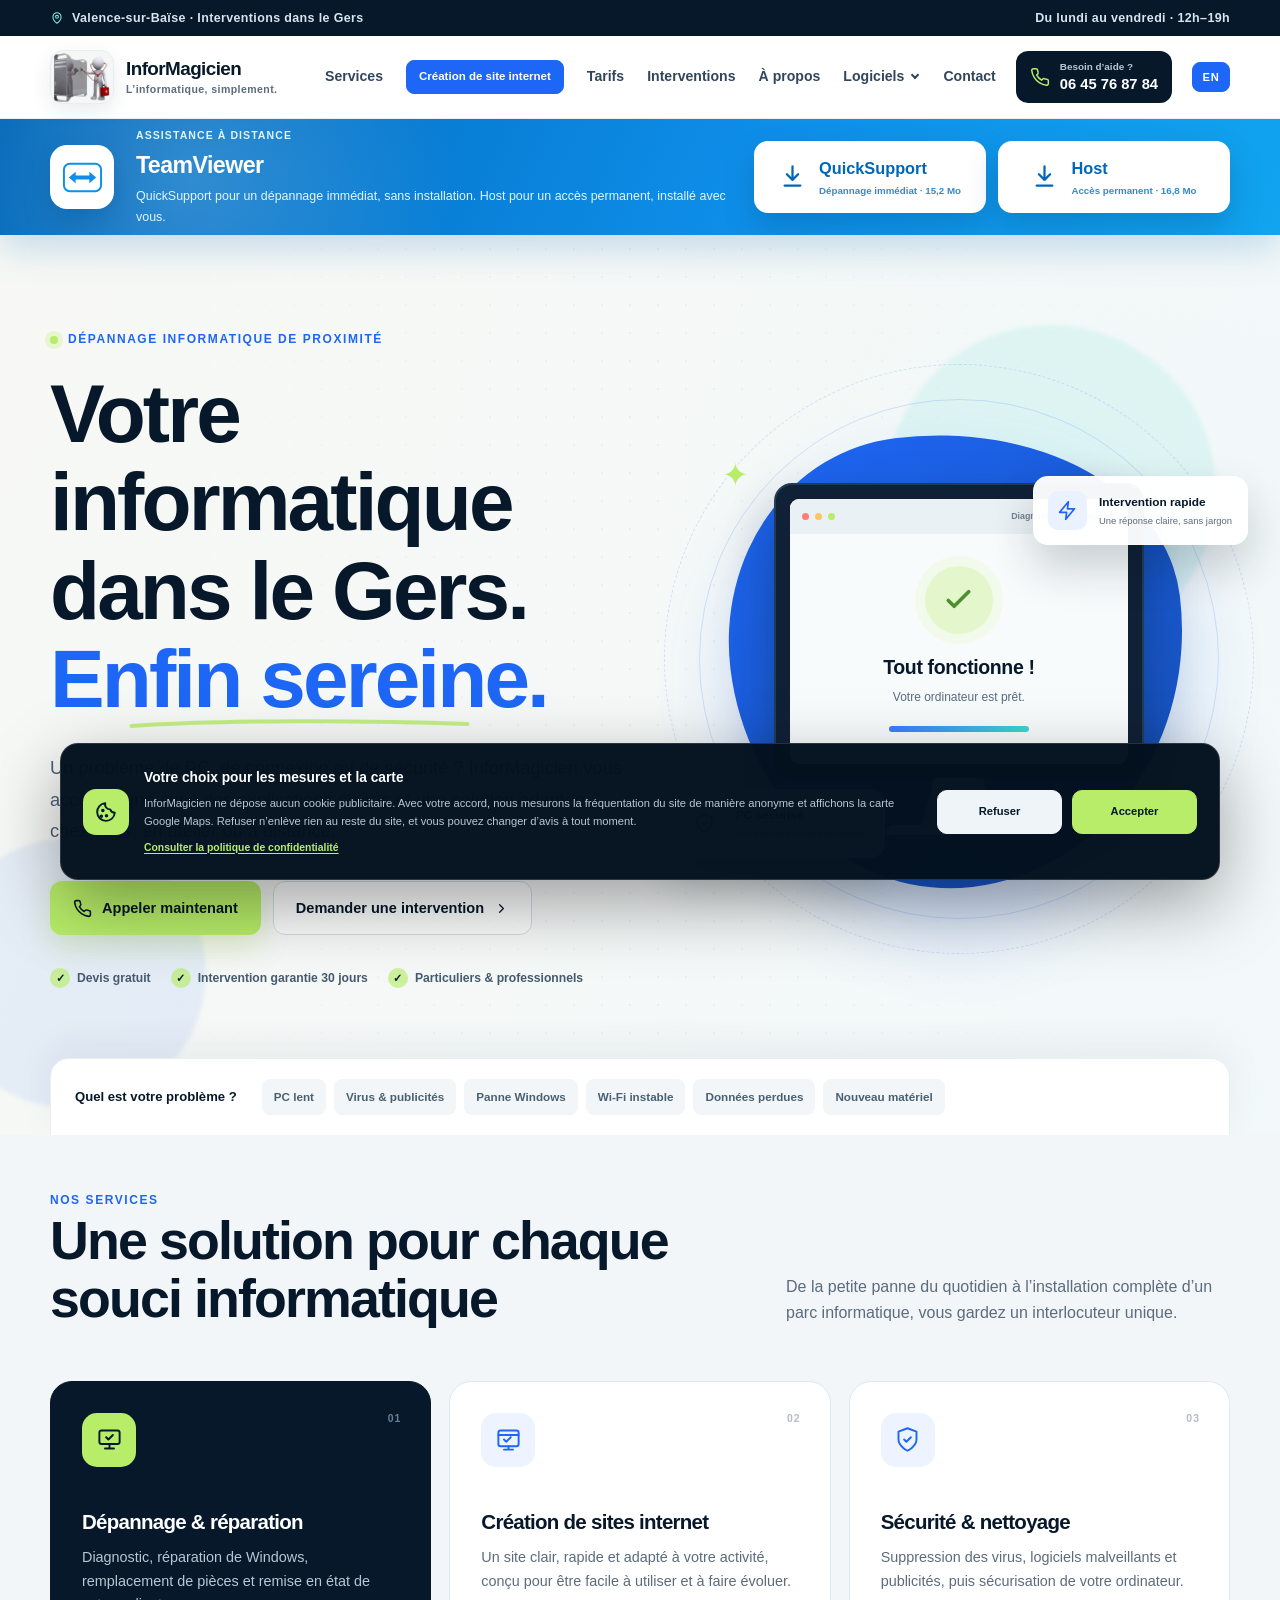
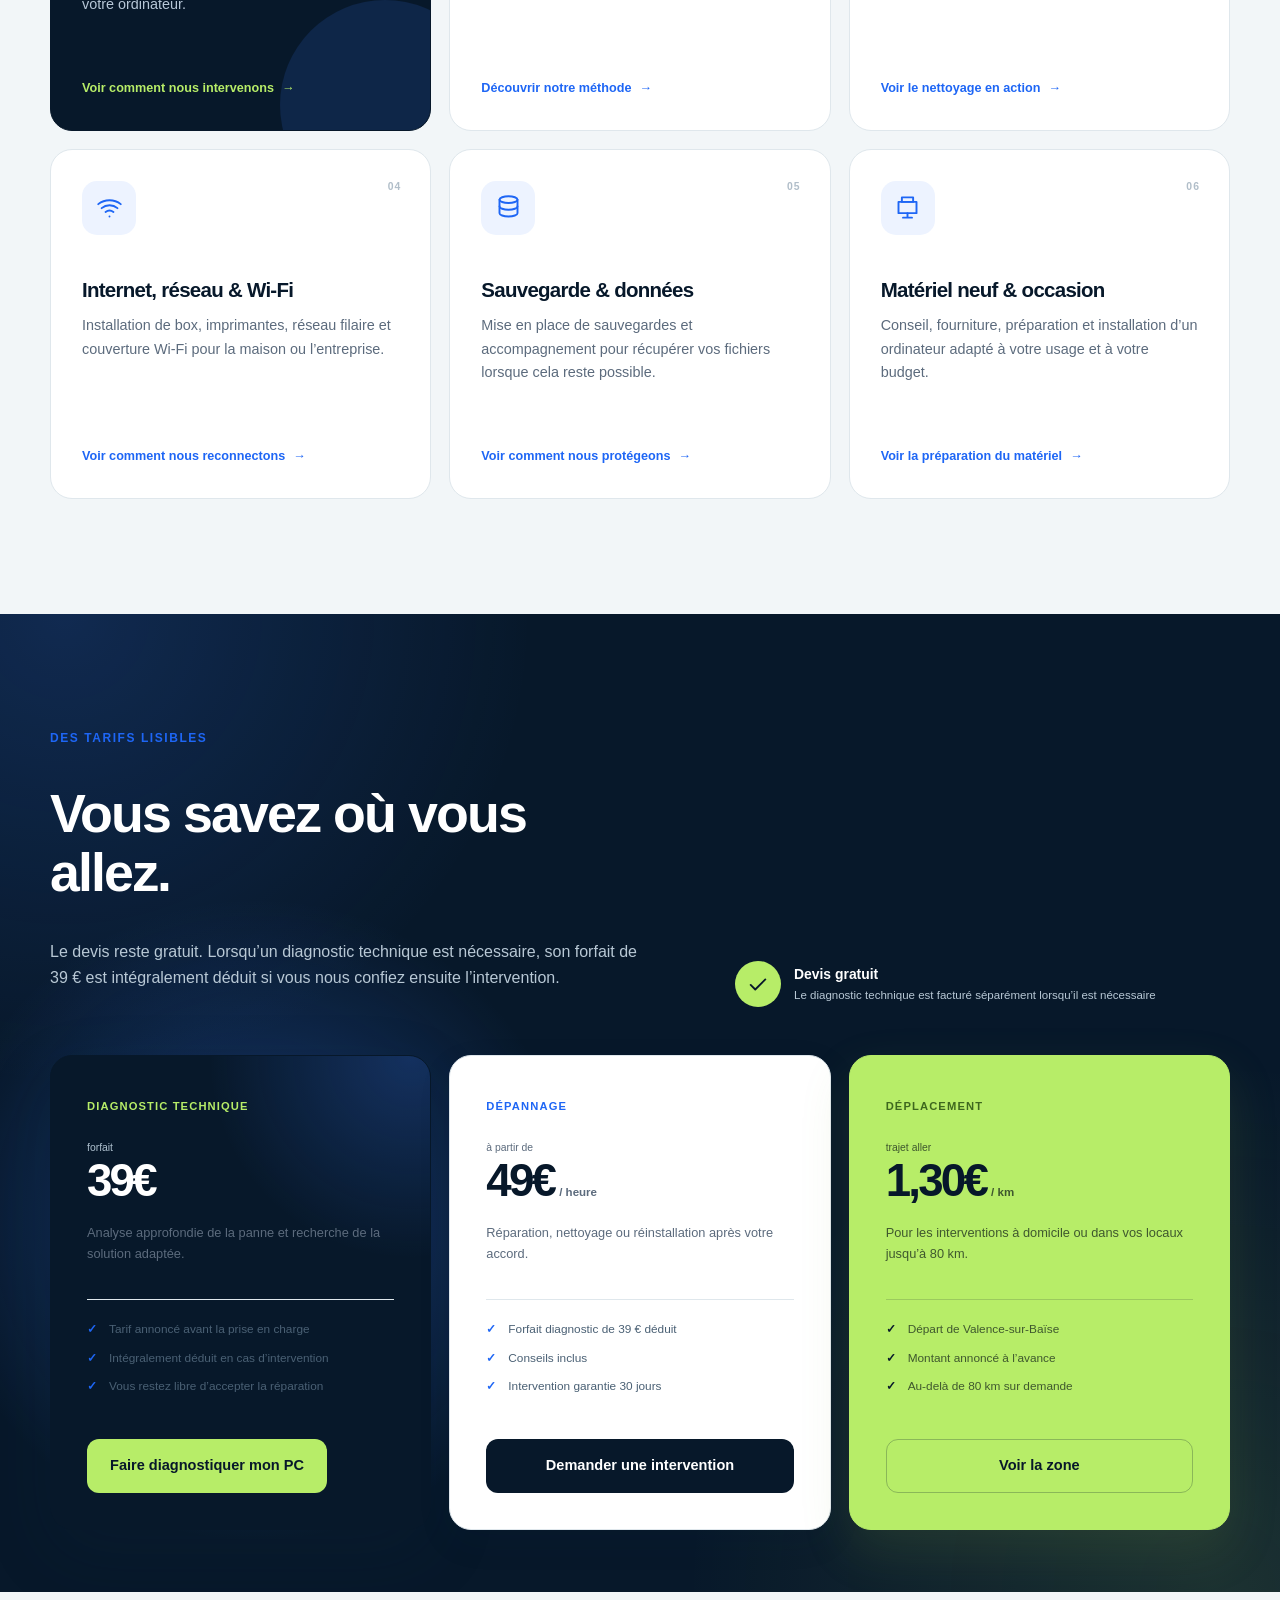
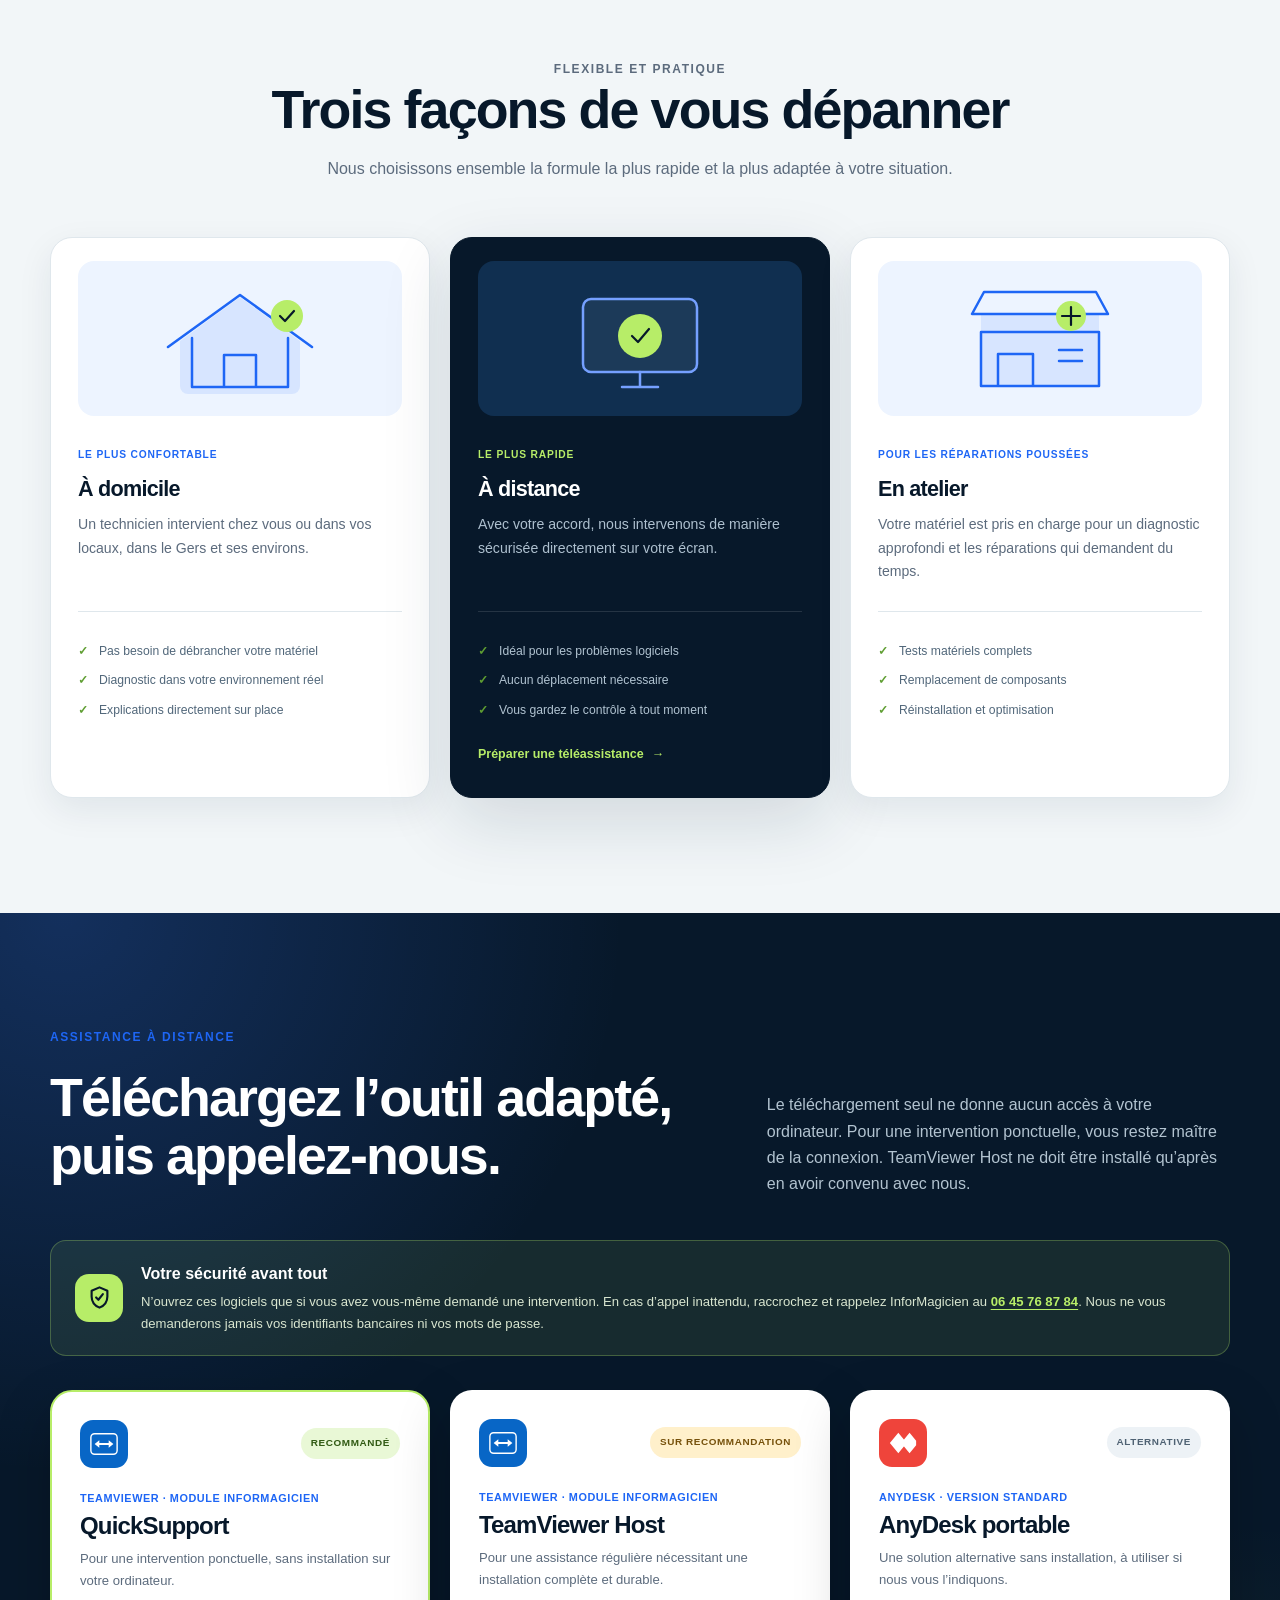
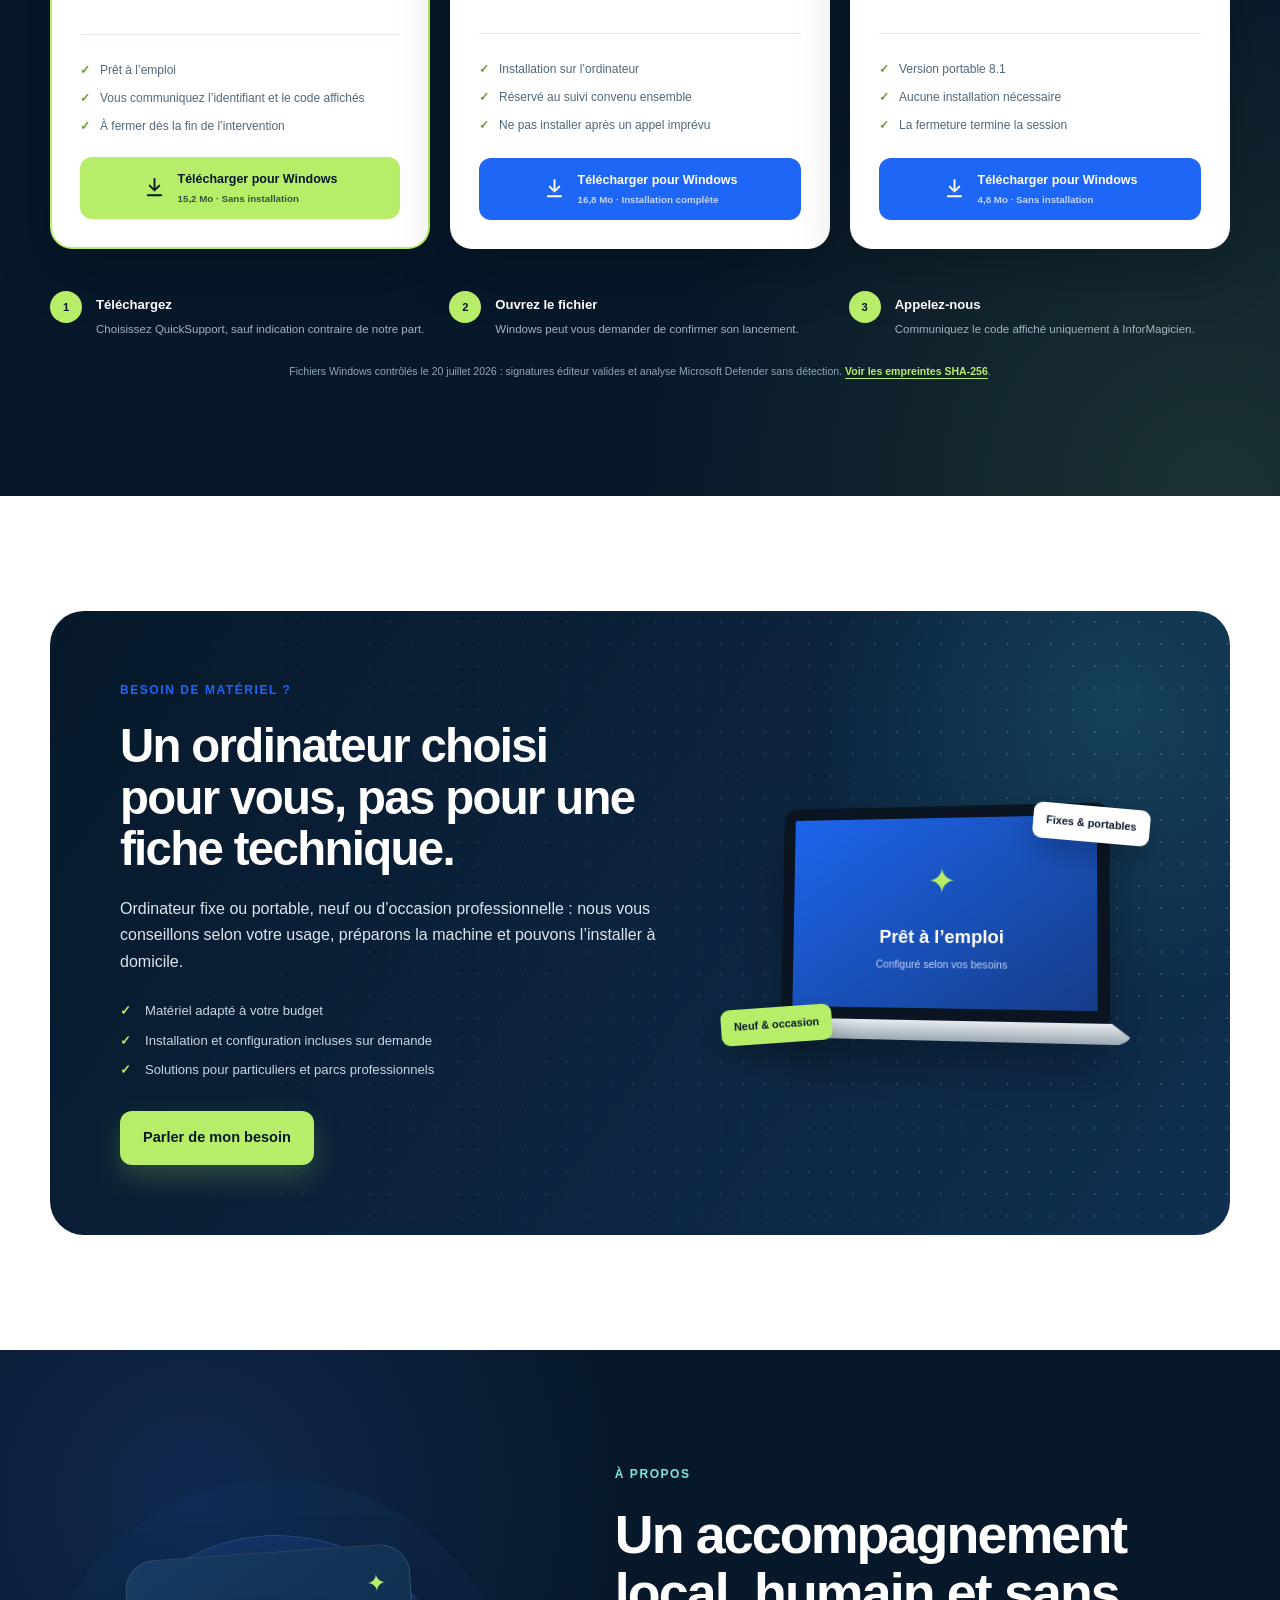
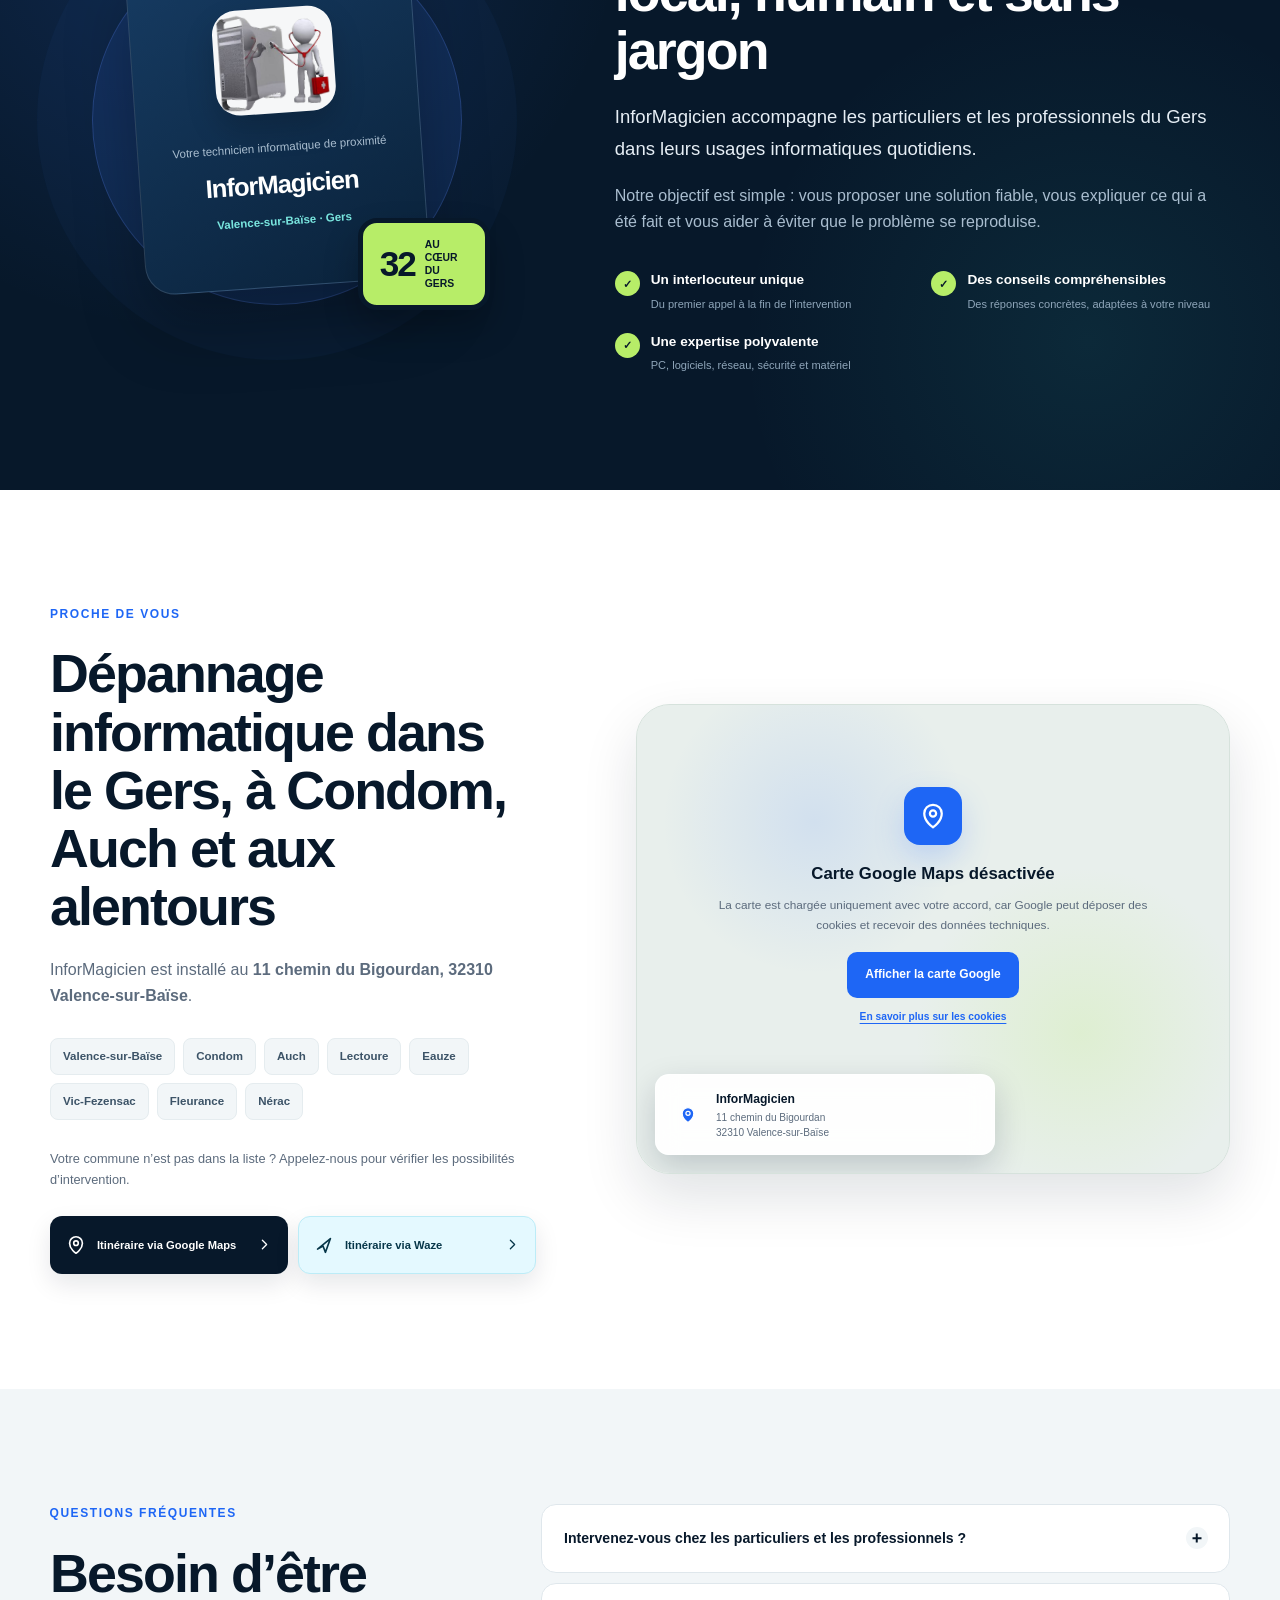
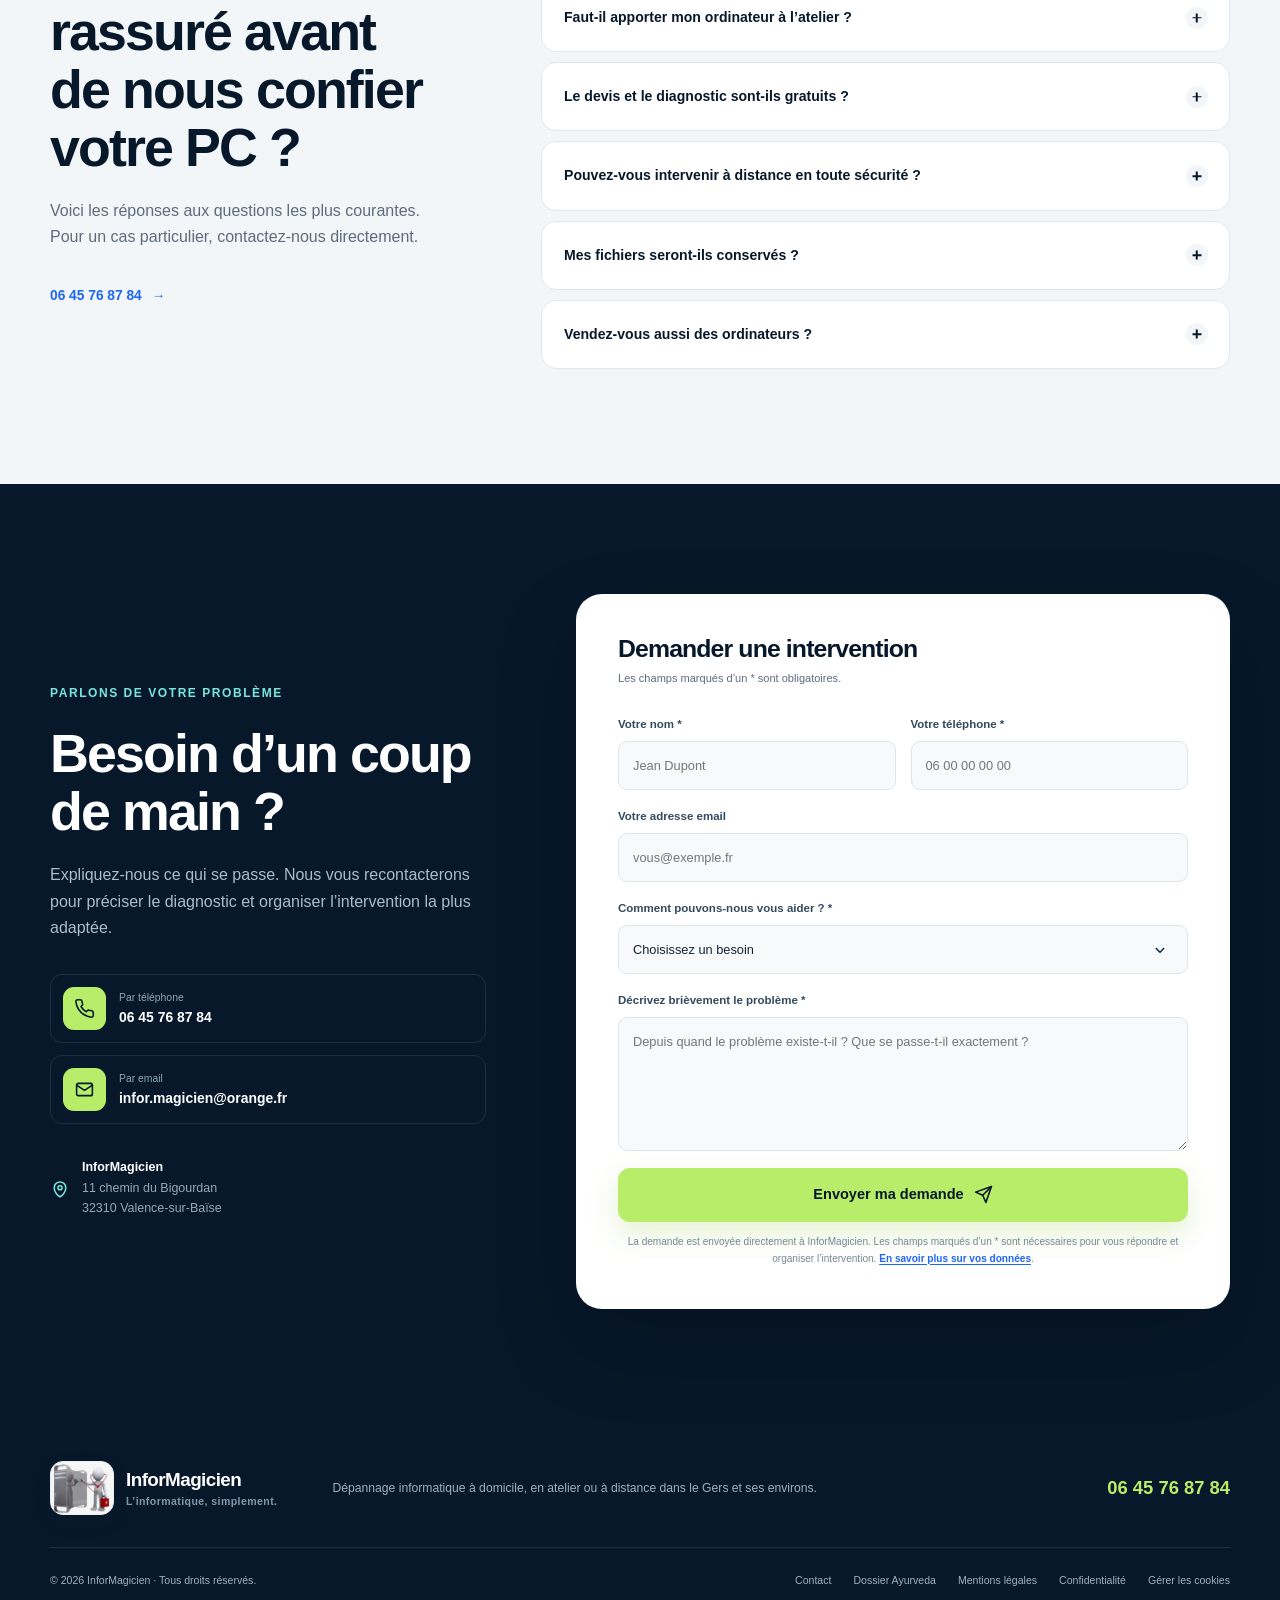
<file: index.html>
<!doctype html>
<html lang="fr">
<head>
  <meta charset="utf-8">
  <meta name="viewport" content="width=device-width, initial-scale=1">
  <title>Dépannage informatique Gers, Condom et Auch | InforMagicien</title>
  <meta name="description" content="Dépannage informatique dans le Gers, à domicile, en atelier ou à distance : Valence-sur-Baïse, Condom, Auch et alentours. PC, Wi-Fi, sécurité et matériel.">
  <meta name="robots" content="index, follow, max-image-preview:large, max-snippet:-1, max-video-preview:-1">
  <meta name="author" content="InforMagicien">
  <meta name="application-name" content="InforMagicien">
  <meta name="color-scheme" content="light">
  <meta name="theme-color" content="#102a43">

  <!-- Pense-bête : garder l'adresse canonique et l'image de partage en URL complète. -->
  <link rel="canonical" href="https://www.pc32.fr/">
  <link rel="alternate" hreflang="fr" href="https://www.pc32.fr/">
  <link rel="alternate" hreflang="en" href="https://www.pc32.fr/index-en.html">
  <link rel="alternate" hreflang="x-default" href="https://www.pc32.fr/">
  <link rel="icon" href="assets/favicon.png" type="image/png" sizes="256x256">
  <link rel="apple-touch-icon" href="assets/apple-touch-icon.png" sizes="180x180">

  <meta property="og:type" content="website">
  <meta property="og:locale" content="fr_FR">
  <meta property="og:site_name" content="InforMagicien">
  <meta property="og:title" content="Dépannage informatique Gers, Condom et Auch | InforMagicien">
  <meta property="og:description" content="Dépannage informatique dans le Gers, à domicile, en atelier ou à distance : Valence-sur-Baïse, Condom, Auch et alentours.">
  <meta property="og:url" content="https://www.pc32.fr/">
  <meta property="og:image" content="https://www.pc32.fr/assets/og-informagicien.png">
  <meta property="og:image:secure_url" content="https://www.pc32.fr/assets/og-informagicien.png">
  <meta property="og:image:type" content="image/png">
  <meta property="og:image:width" content="1200">
  <meta property="og:image:height" content="630">
  <meta property="og:image:alt" content="InforMagicien, dépannage informatique à domicile, en atelier ou à distance dans le Gers">

  <meta name="twitter:card" content="summary_large_image">
  <meta name="twitter:title" content="Dépannage informatique Gers, Condom et Auch | InforMagicien">
  <meta name="twitter:description" content="Dépannage informatique dans le Gers, à domicile, en atelier ou à distance : Valence-sur-Baïse, Condom, Auch et alentours.">
  <meta name="twitter:image" content="https://www.pc32.fr/assets/og-informagicien.png">
  <meta name="twitter:image:alt" content="InforMagicien, dépannage informatique dans le Gers">

  <!-- Informations destinées aux moteurs de recherche : entreprise, horaires et services. -->
  <script type="application/ld+json">
  {
    "@context": "https://schema.org",
    "@graph": [
      {
        "@type": "WebSite",
        "@id": "https://www.pc32.fr/#website",
        "url": "https://www.pc32.fr/",
        "name": "InforMagicien",
        "alternateName": "PC32",
        "description": "Dépannage informatique dans le Gers, à domicile, en atelier ou à distance : Valence-sur-Baïse, Condom, Auch et alentours.",
        "inLanguage": "fr-FR",
        "publisher": {
          "@id": "https://www.pc32.fr/#business"
        }
      },
      {
        "@type": [
          "ProfessionalService",
          "ComputerStore"
        ],
        "@id": "https://www.pc32.fr/#business",
        "name": "InforMagicien",
        "alternateName": "PC32",
        "url": "https://www.pc32.fr/",
        "sameAs": [
          "https://share.google/l12WiZLAdWH4I2lfJ"
        ],
        "logo": "https://www.pc32.fr/assets/logo-informagicien.png",
        "image": "https://www.pc32.fr/assets/og-informagicien.png",
        "description": "Dépannage, réparation et assistance informatique pour les particuliers et les professionnels dans le Gers, notamment à Valence-sur-Baïse, Condom et Auch.",
        "slogan": "L'informatique, simplement.",
        "telephone": "+33645768784",
        "email": "infor.magicien@orange.fr",
        "priceRange": "€€",
        "currenciesAccepted": "EUR",
        "address": {
          "@type": "PostalAddress",
          "streetAddress": "11 chemin du Bigourdan",
          "postalCode": "32310",
          "addressLocality": "Valence-sur-Baïse",
          "addressRegion": "Gers",
          "addressCountry": "FR"
        },
        "geo": {
          "@type": "GeoCoordinates",
          "latitude": 43.861739,
          "longitude": 0.347388
        },
        "hasMap": "https://www.google.com/maps/search/?api=1&query=43.861739%2C0.347388",
        "areaServed": [
          {
            "@type": "AdministrativeArea",
            "name": "Gers"
          },
          {
            "@type": "City",
            "name": "Condom",
            "containedInPlace": {
              "@type": "AdministrativeArea",
              "name": "Gers"
            }
          },
          {
            "@type": "City",
            "name": "Auch",
            "containedInPlace": {
              "@type": "AdministrativeArea",
              "name": "Gers"
            }
          }
        ],
        "openingHoursSpecification": {
          "@type": "OpeningHoursSpecification",
          "dayOfWeek": [
            "Monday",
            "Tuesday",
            "Wednesday",
            "Thursday",
            "Friday"
          ],
          "opens": "12:00",
          "closes": "19:00"
        },
        "contactPoint": {
          "@type": "ContactPoint",
          "telephone": "+33645768784",
          "email": "infor.magicien@orange.fr",
          "contactType": "customer service",
          "availableLanguage": "French"
        },
        "hasOfferCatalog": {
          "@type": "OfferCatalog",
          "name": "Services informatiques",
          "itemListElement": [
            {
              "@type": "Offer",
              "itemOffered": {
                "@type": "Service",
                "name": "Dépannage et réparation informatique"
              }
            },
            {
              "@type": "Offer",
              "itemOffered": {
                "@type": "Service",
                "name": "Suppression de virus et sécurisation"
              }
            },
            {
              "@type": "Offer",
              "itemOffered": {
                "@type": "Service",
                "name": "Installation de réseau et Wi-Fi"
              }
            },
            {
              "@type": "Offer",
              "itemOffered": {
                "@type": "Service",
                "name": "Sauvegarde et récupération de données"
              }
            },
            {
              "@type": "Offer",
              "itemOffered": {
                "@type": "Service",
                "name": "Vente et installation de matériel informatique"
              }
            },
            {
              "@type": "Offer",
              "itemOffered": {
                "@type": "Service",
                "name": "Création et refonte de sites internet"
              }
            }
          ]
        }
      },
      {
        "@type": "WebPage",
        "@id": "https://www.pc32.fr/#webpage",
        "url": "https://www.pc32.fr/",
        "name": "Dépannage informatique Gers, Condom et Auch | InforMagicien",
        "description": "Dépannage informatique dans le Gers, à domicile, en atelier ou à distance : Valence-sur-Baïse, Condom, Auch et alentours.",
        "isPartOf": {
          "@id": "https://www.pc32.fr/#website"
        },
        "about": {
          "@id": "https://www.pc32.fr/#business"
        },
        "primaryImageOfPage": {
          "@type": "ImageObject",
          "url": "https://www.pc32.fr/assets/og-informagicien.png",
          "width": 1200,
          "height": 630
        },
        "inLanguage": "fr-FR"
      },
      {
        "@type": "FAQPage",
        "@id": "https://www.pc32.fr/#faq",
        "url": "https://www.pc32.fr/#faq",
        "isPartOf": {
          "@id": "https://www.pc32.fr/#webpage"
        },
        "inLanguage": "fr-FR",
        "mainEntity": [
          {
            "@type": "Question",
            "name": "Intervenez-vous chez les particuliers et les professionnels ?",
            "acceptedAnswer": {
              "@type": "Answer",
              "text": "Oui. Nous intervenons auprès des particuliers, indépendants, associations et entreprises, à domicile, dans leurs locaux, en atelier ou à distance."
            }
          },
          {
            "@type": "Question",
            "name": "Faut-il apporter mon ordinateur à l’atelier ?",
            "acceptedAnswer": {
              "@type": "Answer",
              "text": "Pas nécessairement. De nombreux problèmes peuvent être réglés directement chez vous ou à distance. Si des tests ou une réparation plus poussée sont nécessaires, nous vous proposerons une prise en charge en atelier."
            }
          },
          {
            "@type": "Question",
            "name": "Le devis et le diagnostic sont-ils gratuits ?",
            "acceptedAnswer": {
              "@type": "Answer",
              "text": "Le devis est gratuit. Le diagnostic technique est facturé 39 € lorsqu’il est nécessaire ; ce montant est intégralement déduit de la facture si vous nous confiez ensuite l’intervention."
            }
          },
          {
            "@type": "Question",
            "name": "Pouvez-vous intervenir à distance en toute sécurité ?",
            "acceptedAnswer": {
              "@type": "Answer",
              "text": "Oui. La connexion se fait uniquement avec votre accord et vous pouvez voir l’intervention sur votre écran. Elle est coupée dès que le dépannage est terminé."
            }
          },
          {
            "@type": "Question",
            "name": "Mes fichiers seront-ils conservés ?",
            "acceptedAnswer": {
              "@type": "Answer",
              "text": "La préservation de vos données est une priorité. Nous vous signalons les risques éventuels avant toute opération sensible et pouvons proposer une sauvegarde lorsque la situation le permet."
            }
          },
          {
            "@type": "Question",
            "name": "Vendez-vous aussi des ordinateurs ?",
            "acceptedAnswer": {
              "@type": "Answer",
              "text": "Oui, neufs ou d’occasion professionnelle. Nous vous aidons à choisir une configuration cohérente avec vos usages, puis nous pouvons la préparer et l’installer."
            }
          }
        ]
      }
    ]
  }
  </script>

  <link rel="preload" href="styles.css?v=20261106-1" as="style">
  <link rel="stylesheet" href="styles.css?v=20261106-1">
  <script src="script.js?v=20260727-14" defer></script>
  <script src="analytics.js?v=20260727-1" defer></script>
</head>
<body id="accueil">
  <a class="skip-link" href="#contenu">Aller au contenu</a>

  <!-- Coordonnées rapides et navigation principale. -->
  <div class="topbar">
    <div class="container topbar__inner">
      <p>
        <svg aria-hidden="true" viewBox="0 0 24 24"><path d="M12 21s7-4.35 7-11A7 7 0 1 0 5 10c0 6.65 7 11 7 11Z"/><circle cx="12" cy="10" r="2.5"/></svg>
        Valence-sur-Baïse · Interventions dans le Gers
      </p>
      <p class="topbar__hours">Du lundi au vendredi · 12h–19h</p>
    </div>
  </div>

  <header class="site-header">
    <div class="container header__inner">
      <a class="brand" href="#accueil" aria-label="InforMagicien, retour à l’accueil">
        <span class="brand__mark" aria-hidden="true">
          <img src="assets/logo-informagicien.png" alt="">
        </span>
        <span class="brand__text">
          <strong>InforMagicien</strong>
          <small>L’informatique, simplement.</small>
        </span>
      </a>

      <button class="nav-toggle" type="button" aria-expanded="false" aria-controls="site-nav">
        <span></span><span></span><span></span>
        <span class="sr-only">Ouvrir le menu</span>
      </button>

      <nav class="site-nav" id="site-nav" aria-label="Navigation principale">
        <a href="#services">Services</a>
        <a class="site-nav__website" href="creation-sites.html">Création de site internet</a>
        <a href="#tarifs">Tarifs</a>
        <a href="#interventions">Interventions</a>
        <a href="#a-propos">À propos</a>
        <div class="site-nav__group"><a href="logiciels.html">Logiciels</a><div class="site-nav__sub"><a href="capture/">CapTure</a></div></div><a href="#contact">Contact</a>
      </nav>

      <a class="header-call" href="tel:+33645768784">
        <svg aria-hidden="true" viewBox="0 0 24 24"><path d="M22 16.92v3a2 2 0 0 1-2.18 2 19.79 19.79 0 0 1-8.63-3.07 19.5 19.5 0 0 1-6-6A19.79 19.79 0 0 1 2.12 4.18 2 2 0 0 1 4.11 2h3a2 2 0 0 1 2 1.72c.12.9.33 1.78.62 2.63a2 2 0 0 1-.45 2.11L8 9.73a16 16 0 0 0 6 6l1.27-1.27a2 2 0 0 1 2.11-.45c.85.29 1.73.5 2.63.62A2 2 0 0 1 22 16.92Z"/></svg>
        <span><small>Besoin d’aide ?</small>06 45 76 87 84</span>
      </a>

      <a class="language-switch" href="index-en.html" lang="en" aria-label="View the English version">EN</a>
    </div>
  </header>

  <main id="contenu">
    <!-- Pense-bête : attendu que ce téléchargement est indiqué par téléphone, le laisser bien visible. -->
    <section class="teamviewer-quick-access" aria-label="Téléchargement rapide des outils TeamViewer">
      <div class="container teamviewer-quick-access__inner">
        <span class="teamviewer-quick-access__mark" aria-hidden="true">
          <svg viewBox="0 0 44 44">
            <rect x="3" y="8" width="38" height="28" rx="6"/>
            <path d="m8 22 7-6v4h14v-4l7 6-7 6v-4H15v4l-7-6Z"/>
          </svg>
        </span>
        <div class="teamviewer-quick-access__copy">
          <span>Assistance à distance</span>
          <strong>TeamViewer</strong>
          <p>QuickSupport pour un dépannage immédiat, sans installation. Host pour un accès permanent, installé avec vous.</p>
        </div>
        <div class="teamviewer-quick-access__actions">
          <a class="teamviewer-quick-access__button" href="assets/TeamViewer_QuickSupport_Informagicien.exe" download aria-label="Télécharger TeamViewer QuickSupport pour Windows">
          <svg viewBox="0 0 24 24" aria-hidden="true">
            <path d="M12 3v12m0 0 5-5m-5 5-5-5M5 20h14"/>
          </svg>
            <span><strong>QuickSupport</strong><small>Dépannage immédiat · 15,2 Mo</small></span>
          </a>
          <a class="teamviewer-quick-access__button teamviewer-quick-access__button--ghost" href="assets/TeamViewer_Host_Informagicien.exe" download aria-label="Télécharger TeamViewer Host pour Windows">
          <svg viewBox="0 0 24 24" aria-hidden="true">
            <path d="M12 3v12m0 0 5-5m-5 5-5-5M5 20h14"/>
          </svg>
            <span><strong>Host</strong><small>Accès permanent · 16,8 Mo</small></span>
          </a>
        </div>
      </div>
    </section>

    <!-- Présentation générale de l'activité. -->
    <section class="hero">
      <div class="hero__glow hero__glow--one"></div>
      <div class="hero__glow hero__glow--two"></div>
      <div class="container hero__grid">
        <!-- Le message d'accueil reste présent dès l'arrivée sur la page. -->
        <div class="hero__copy">
          <p class="eyebrow">
            <span class="eyebrow__dot"></span>
            Dépannage informatique de proximité
          </p>
          <h1>Votre informatique dans le Gers.<br><span>Enfin sereine.</span></h1>
          <p class="hero__lead">Un problème de PC, de connexion ou de sécurité&nbsp;? InforMagicien vous accompagne avec des explications claires et une solution adaptée, chez vous, en atelier ou à distance.</p>
          <div class="hero__actions">
            <a class="button button--primary" href="tel:+33645768784">
              <svg aria-hidden="true" viewBox="0 0 24 24"><path d="M22 16.92v3a2 2 0 0 1-2.18 2 19.79 19.79 0 0 1-8.63-3.07 19.5 19.5 0 0 1-6-6A19.79 19.79 0 0 1 2.12 4.18 2 2 0 0 1 4.11 2h3a2 2 0 0 1 2 1.72c.12.9.33 1.78.62 2.63a2 2 0 0 1-.45 2.11L8 9.73a16 16 0 0 0 6 6l1.27-1.27a2 2 0 0 1 2.11-.45c.85.29 1.73.5 2.63.62A2 2 0 0 1 22 16.92Z"/></svg>
              Appeler maintenant
            </a>
            <a class="button button--ghost" href="#contact">
              Demander une intervention
              <svg aria-hidden="true" viewBox="0 0 24 24"><path d="m9 18 6-6-6-6"/></svg>
            </a>
          </div>
          <ul class="hero__trust" aria-label="Nos engagements">
            <li><span class="check">✓</span> Devis gratuit</li>
            <li><span class="check">✓</span> Intervention garantie 30 jours</li>
            <li><span class="check">✓</span> Particuliers & professionnels</li>
          </ul>
        </div>

        <div class="hero__visual reveal" aria-label="Illustration d’une assistance informatique réussie">
          <div class="orbit orbit--one"></div>
          <div class="orbit orbit--two"></div>
          <div class="computer">
            <div class="computer__screen">
              <div class="window">
                <div class="window__bar">
                  <i></i><i></i><i></i>
                  <span>Diagnostic InforMagicien</span>
                </div>
                <div class="window__content">
                  <div class="status-icon">
                    <svg viewBox="0 0 24 24"><path d="m5 12 4 4L19 6"/></svg>
                  </div>
                  <strong>Tout fonctionne !</strong>
                  <p>Votre ordinateur est prêt.</p>
                  <div class="progress"><span></span></div>
                </div>
              </div>
            </div>
            <div class="computer__stand"></div>
            <div class="computer__base"></div>
          </div>
          <div class="floating-card floating-card--speed">
            <span class="floating-card__icon">
              <svg viewBox="0 0 24 24"><path d="M13 2 3 14h8l-1 8 10-12h-8l1-8Z"/></svg>
            </span>
            <span><strong>Intervention rapide</strong><small>Une réponse claire, sans jargon</small></span>
          </div>
          <div class="floating-card floating-card--shield">
            <span class="floating-card__icon">
              <svg viewBox="0 0 24 24"><path d="M12 22s8-4 8-10V5l-8-3-8 3v7c0 6 8 10 8 10Z"/><path d="m9 12 2 2 4-4"/></svg>
            </span>
            <span><strong>PC sécurisé</strong><small>Vos données restent protégées</small></span>
          </div>
          <span class="spark spark--one">✦</span>
          <span class="spark spark--two">✦</span>
        </div>
      </div>
      <div class="container issue-strip reveal">
        <p>Quel est votre problème&nbsp;?</p>
        <div class="issue-strip__items">
          <a href="#contact">PC lent</a>
          <a href="#contact">Virus & publicités</a>
          <a href="#contact">Panne Windows</a>
          <a href="#contact">Wi-Fi instable</a>
          <a href="#contact">Données perdues</a>
          <a href="#contact">Nouveau matériel</a>
        </div>
      </div>
    </section>

    <!-- Les six besoins les plus fréquents ouvrent leur explication détaillée. -->
    <section class="section section--soft" id="services">
      <div class="container">
        <div class="section-heading reveal">
          <div>
            <p class="eyebrow">Nos services</p>
            <h2>Une solution pour chaque souci informatique</h2>
          </div>
          <p>De la petite panne du quotidien à l’installation complète d’un parc informatique, vous gardez un interlocuteur unique.</p>
        </div>

        <div class="services-grid">
          <article class="service-card service-card--featured reveal" data-service-card="repair">
            <span class="service-card__number">01</span>
            <div class="service-card__icon">
              <svg viewBox="0 0 24 24"><rect x="3" y="4" width="18" height="12" rx="2"/><path d="M8 20h8M12 16v4"/><path d="m9 10 2 2 4-4"/></svg>
            </div>
            <h3>Dépannage & réparation</h3>
            <p>Diagnostic, réparation de Windows, remplacement de pièces et remise en état de votre ordinateur.</p>
            <button class="service-card__demo" type="button" data-service-demo="repair" aria-haspopup="dialog">
              Voir comment nous intervenons <span>→</span>
            </button>
          </article>

          <article class="service-card reveal" data-service-card="website">
            <span class="service-card__number">02</span>
            <div class="service-card__icon">
              <svg viewBox="0 0 24 24"><rect x="3" y="4" width="18" height="14" rx="2"/><path d="M3 8h18M8 21h8M12 18v3"/><path d="m8 12 2 2 4-4"/></svg>
            </div>
            <h3>Création de sites internet</h3>
            <p>Un site clair, rapide et adapté à votre activité, conçu pour être facile à utiliser et à faire évoluer.</p>
            <button class="service-card__demo" type="button" data-service-demo="website" aria-haspopup="dialog">
              Découvrir notre méthode <span>→</span>
            </button>
          </article>

          <article class="service-card reveal" data-service-card="security">
            <span class="service-card__number">03</span>
            <div class="service-card__icon">
              <svg viewBox="0 0 24 24"><path d="M12 22s8-4 8-10V5l-8-3-8 3v7c0 6 8 10 8 10Z"/><path d="m9 12 2 2 4-4"/></svg>
            </div>
            <h3>Sécurité & nettoyage</h3>
            <p>Suppression des virus, logiciels malveillants et publicités, puis sécurisation de votre ordinateur.</p>
            <button class="service-card__demo" type="button" data-service-demo="security" aria-haspopup="dialog">
              Voir le nettoyage en action <span>→</span>
            </button>
          </article>

          <article class="service-card reveal" data-service-card="network">
            <span class="service-card__number">04</span>
            <div class="service-card__icon">
              <svg viewBox="0 0 24 24"><path d="M5 12.55a11 11 0 0 1 14.08 0M8.5 16a6 6 0 0 1 7 0M12 20h.01"/><path d="M2 9a16 16 0 0 1 20 0"/></svg>
            </div>
            <h3>Internet, réseau & Wi-Fi</h3>
            <p>Installation de box, imprimantes, réseau filaire et couverture Wi-Fi pour la maison ou l’entreprise.</p>
            <button class="service-card__demo" type="button" data-service-demo="network" aria-haspopup="dialog">
              Voir comment nous reconnectons <span>→</span>
            </button>
          </article>

          <article class="service-card reveal" data-service-card="data">
            <span class="service-card__number">05</span>
            <div class="service-card__icon">
              <svg viewBox="0 0 24 24"><ellipse cx="12" cy="5" rx="8" ry="3"/><path d="M4 5v6c0 1.66 3.58 3 8 3s8-1.34 8-3V5"/><path d="M4 11v6c0 1.66 3.58 3 8 3s8-1.34 8-3v-6"/></svg>
            </div>
            <h3>Sauvegarde & données</h3>
            <p>Mise en place de sauvegardes et accompagnement pour récupérer vos fichiers lorsque cela reste possible.</p>
            <button class="service-card__demo" type="button" data-service-demo="data" aria-haspopup="dialog">
              Voir comment nous protégeons <span>→</span>
            </button>
          </article>

          <article class="service-card reveal" data-service-card="hardware">
            <span class="service-card__number">06</span>
            <div class="service-card__icon">
              <svg viewBox="0 0 24 24"><path d="M4 7h16v10H4z"/><path d="M8 21h8M12 17v4"/><path d="M7 3h10v4H7z"/></svg>
            </div>
            <h3>Matériel neuf & occasion</h3>
            <p>Conseil, fourniture, préparation et installation d’un ordinateur adapté à votre usage et à votre budget.</p>
            <button class="service-card__demo" type="button" data-service-demo="hardware" aria-haspopup="dialog">
              Voir la préparation du matériel <span>→</span>
            </button>
          </article>

          <!-- Ancien module Conseil & accompagnement retiré de la vitrine. -->
          <!-- <article class="service-card reveal" data-service-card="guidance" aria-hidden="true">
            <span class="service-card__number">06</span>
            <div class="service-card__icon">
              <svg viewBox="0 0 24 24"><path d="M4 19.5A2.5 2.5 0 0 1 6.5 17H20"/><path d="M6.5 2H20v20H6.5A2.5 2.5 0 0 1 4 19.5v-15A2.5 2.5 0 0 1 6.5 2Z"/><path d="m9 8 2 2 4-4"/></svg>
            </div>
            <h3>Conseil & accompagnement</h3>
            <p>Prise en main de Windows, logiciels bureautiques et conseils personnalisés, à votre rythme.</p>
            <button class="service-card__demo" type="button" data-service-demo="guidance" aria-haspopup="dialog">
              Voir notre accompagnement <span>→</span>
            </button>
          </article> -->
        </div>
      </div>
    </section>

    <section class="section section--soft" id="interventions">
      <div class="container">
        <div class="section-heading section-heading--center reveal">
          <p class="eyebrow">Flexible et pratique</p>
          <h2>Trois façons de vous dépanner</h2>
          <p>Nous choisissons ensemble la formule la plus rapide et la plus adaptée à votre situation.</p>
        </div>

        <div class="modes-grid">
          <article class="mode-card reveal">
            <div class="mode-card__visual mode-card__visual--home">
              <svg viewBox="0 0 180 120" aria-hidden="true">
                <path class="shape-fill" d="M30 62 90 18l60 44v45a8 8 0 0 1-8 8H38a8 8 0 0 1-8-8V62Z"/>
                <path class="shape-line" d="m18 68 72-52 72 52M42 59v49h96V59M74 108V76h32v32"/>
                <circle class="accent-fill" cx="137" cy="37" r="16"/>
                <path class="accent-line" d="m130 37 5 5 9-10"/>
              </svg>
            </div>
            <span class="mode-card__tag">Le plus confortable</span>
            <h3>À domicile</h3>
            <p>Un technicien intervient chez vous ou dans vos locaux, dans le Gers et ses environs.</p>
            <ul>
              <li>Pas besoin de débrancher votre matériel</li>
              <li>Diagnostic dans votre environnement réel</li>
              <li>Explications directement sur place</li>
            </ul>
          </article>

          <article class="mode-card mode-card--dark reveal">
            <div class="mode-card__visual">
              <svg viewBox="0 0 180 120" aria-hidden="true">
                <rect class="shape-fill" x="33" y="20" width="114" height="73" rx="8"/>
                <rect class="shape-line" x="33" y="20" width="114" height="73" rx="8"/>
                <path class="shape-line" d="M72 108h36M90 93v15"/>
                <circle class="accent-fill" cx="90" cy="57" r="22"/>
                <path class="accent-line" d="m82 57 6 6 11-13"/>
              </svg>
            </div>
            <span class="mode-card__tag">Le plus rapide</span>
            <h3>À distance</h3>
            <p>Avec votre accord, nous intervenons de manière sécurisée directement sur votre écran.</p>
            <ul>
              <li>Idéal pour les problèmes logiciels</li>
              <li>Aucun déplacement nécessaire</li>
              <li>Vous gardez le contrôle à tout moment</li>
            </ul>
            <a class="mode-card__link" href="#teleassistance">Préparer une téléassistance <span>→</span></a>
          </article>

          <article class="mode-card reveal">
            <div class="mode-card__visual mode-card__visual--workshop">
              <svg viewBox="0 0 180 120" aria-hidden="true">
                <path class="shape-fill" d="M31 35h118v72H31z"/>
                <path class="shape-line" d="M31 53h118v54H31zM22 35h136l-12-22H34L22 35ZM48 107V75h35v32"/>
                <path class="shape-line" d="M109 71h23M109 82h23"/>
                <circle class="accent-fill" cx="121" cy="37" r="15"/>
                <path class="accent-line" d="M121 28v18M112 37h18"/>
              </svg>
            </div>
            <span class="mode-card__tag">Pour les réparations poussées</span>
            <h3>En atelier</h3>
            <p>Votre matériel est pris en charge pour un diagnostic approfondi et les réparations qui demandent du temps.</p>
            <ul>
              <li>Tests matériels complets</li>
              <li>Remplacement de composants</li>
              <li>Réinstallation et optimisation</li>
            </ul>
          </article>
        </div>
      </div>
    </section>

    <!-- Téléassistance : ne remplacer les exécutables qu'après vérification de leur signature. -->
    <section class="section section--soft remote-support" id="teleassistance">
      <div class="container">
        <div class="remote-support__heading reveal">
          <div>
            <p class="eyebrow">Assistance à distance</p>
            <h2>Téléchargez l’outil adapté, puis appelez-nous.</h2>
          </div>
          <p>Le téléchargement seul ne donne aucun accès à votre ordinateur. Pour une intervention ponctuelle, vous restez maître de la connexion. TeamViewer Host ne doit être installé qu’après en avoir convenu avec nous.</p>
        </div>

        <aside class="remote-safety reveal" aria-label="Consignes de sécurité pour la téléassistance">
          <span class="remote-safety__icon" aria-hidden="true">
            <svg viewBox="0 0 24 24">
              <path d="M12 3 5 6v5c0 4.7 2.8 8.2 7 10 4.2-1.8 7-5.3 7-10V6l-7-3Z"/>
              <path d="m9 12 2 2 4-5"/>
            </svg>
          </span>
          <div>
            <strong>Votre sécurité avant tout</strong>
            <p>N’ouvrez ces logiciels que si vous avez vous-même demandé une intervention. En cas d’appel inattendu, raccrochez et rappelez InforMagicien au <a href="tel:+33645768784">06 45 76 87 84</a>. Nous ne vous demanderons jamais vos identifiants bancaires ni vos mots de passe.</p>
          </div>
        </aside>

        <div class="download-grid">
          <article class="download-card download-card--recommended reveal">
            <div class="download-card__top">
              <span class="download-card__logo" aria-hidden="true">
                <svg viewBox="0 0 32 32">
                  <rect x="2" y="5" width="28" height="22" rx="4"/>
                  <path d="m6 16 5-4v3h10v-3l5 4-5 4v-3H11v3l-5-4Z"/>
                </svg>
              </span>
              <span class="download-card__badge">Recommandé</span>
            </div>
            <p class="download-card__vendor">TeamViewer · Module InforMagicien</p>
            <h3>QuickSupport</h3>
            <p>Pour une intervention ponctuelle, sans installation sur votre ordinateur.</p>
            <ul>
              <li>Prêt à l’emploi</li>
              <li>Vous communiquez l’identifiant et le code affichés</li>
              <li>À fermer dès la fin de l’intervention</li>
            </ul>
            <a class="download-button" href="assets/TeamViewer_QuickSupport_Informagicien.exe" download>
              <svg viewBox="0 0 24 24" aria-hidden="true">
                <path d="M12 3v12m0 0 5-5m-5 5-5-5M5 20h14"/>
              </svg>
              <span><strong>Télécharger pour Windows</strong><small>15,2 Mo · Sans installation</small></span>
            </a>
          </article>

          <article class="download-card reveal">
            <div class="download-card__top">
              <span class="download-card__logo" aria-hidden="true">
                <svg viewBox="0 0 32 32">
                  <rect x="2" y="5" width="28" height="22" rx="4"/>
                  <path d="m6 16 5-4v3h10v-3l5 4-5 4v-3H11v3l-5-4Z"/>
                </svg>
              </span>
              <span class="download-card__badge download-card__badge--caution">Sur recommandation</span>
            </div>
            <p class="download-card__vendor">TeamViewer · Module InforMagicien</p>
            <h3>TeamViewer Host</h3>
            <p>Pour une assistance régulière nécessitant une installation complète et durable.</p>
            <ul>
              <li>Installation sur l’ordinateur</li>
              <li>Réservé au suivi convenu ensemble</li>
              <li>Ne pas installer après un appel imprévu</li>
            </ul>
            <a class="download-button download-button--secondary" href="assets/TeamViewer_Host_Informagicien.exe" download>
              <svg viewBox="0 0 24 24" aria-hidden="true">
                <path d="M12 3v12m0 0 5-5m-5 5-5-5M5 20h14"/>
              </svg>
              <span><strong>Télécharger pour Windows</strong><small>16,8 Mo · Installation complète</small></span>
            </a>
          </article>

          <article class="download-card reveal">
            <div class="download-card__top">
              <span class="download-card__logo download-card__logo--anydesk" aria-hidden="true">
                <svg viewBox="0 0 32 32">
                  <path d="m2 16 9-11 9 11-9 11L2 16Zm12 0 9-11 7 8.5v5L23 27l-9-11Z"/>
                </svg>
              </span>
              <span class="download-card__badge download-card__badge--neutral">Alternative</span>
            </div>
            <p class="download-card__vendor">AnyDesk · Version standard</p>
            <h3>AnyDesk portable</h3>
            <p>Une solution alternative sans installation, à utiliser si nous vous l’indiquons.</p>
            <ul>
              <li>Version portable 8.1</li>
              <li>Aucune installation nécessaire</li>
              <li>La fermeture termine la session</li>
            </ul>
            <a class="download-button download-button--secondary" href="assets/AnyDesk_portable.exe" download>
              <svg viewBox="0 0 24 24" aria-hidden="true">
                <path d="M12 3v12m0 0 5-5m-5 5-5-5M5 20h14"/>
              </svg>
              <span><strong>Télécharger pour Windows</strong><small>4,8 Mo · Sans installation</small></span>
            </a>
          </article>
        </div>

        <ol class="remote-howto reveal">
          <li><span>1</span><div><strong>Téléchargez</strong><p>Choisissez QuickSupport, sauf indication contraire de notre part.</p></div></li>
          <li><span>2</span><div><strong>Ouvrez le fichier</strong><p>Windows peut vous demander de confirmer son lancement.</p></div></li>
          <li><span>3</span><div><strong>Appelez-nous</strong><p>Communiquez le code affiché uniquement à InforMagicien.</p></div></li>
        </ol>

        <p class="download-verification">Fichiers Windows contrôlés le 20 juillet 2026 : signatures éditeur valides et analyse Microsoft Defender sans détection. <a href="assets/SHA256SUMS.txt">Voir les empreintes SHA-256</a>.</p>
      </div>
    </section>

    <!-- Présentation locale d'InforMagicien. -->
    <section class="section section--navy" id="a-propos">
      <div class="container about__grid">
        <div class="about__visual reveal">
          <div class="about__card">
            <span class="about__spark">✦</span>
            <div class="about__logo">
              <img src="assets/logo-informagicien.png" alt="" aria-hidden="true">
            </div>
            <p>Votre technicien informatique de proximité</p>
            <strong>InforMagicien</strong>
            <span>Valence-sur-Baïse · Gers</span>
          </div>
          <div class="about__badge">
            <strong>32</strong>
            <span>Au cœur<br>du Gers</span>
          </div>
        </div>
        <div class="about__copy reveal">
          <p class="eyebrow eyebrow--light">À propos</p>
          <h2>Un accompagnement local, humain et sans jargon</h2>
          <p class="about__lead">InforMagicien accompagne les particuliers et les professionnels du Gers dans leurs usages informatiques quotidiens.</p>
          <p>Notre objectif est simple&nbsp;: vous proposer une solution fiable, vous expliquer ce qui a été fait et vous aider à éviter que le problème se reproduise.</p>
          <div class="about__points">
            <div>
              <span>✓</span>
              <p><strong>Un interlocuteur unique</strong><small>Du premier appel à la fin de l’intervention</small></p>
            </div>
            <div>
              <span>✓</span>
              <p><strong>Des conseils compréhensibles</strong><small>Des réponses concrètes, adaptées à votre niveau</small></p>
            </div>
            <div>
              <span>✓</span>
              <p><strong>Une expertise polyvalente</strong><small>PC, logiciels, réseau, sécurité et matériel</small></p>
            </div>
          </div>
        </div>
      </div>
    </section>

    <section class="section" id="materiel">
      <div class="container equipment reveal">
        <div class="equipment__copy">
          <p class="eyebrow">Besoin de matériel ?</p>
          <h2>Un ordinateur choisi pour vous, pas pour une fiche technique.</h2>
          <p>Ordinateur fixe ou portable, neuf ou d’occasion professionnelle&nbsp;: nous vous conseillons selon votre usage, préparons la machine et pouvons l’installer à domicile.</p>
          <ul>
            <li>Matériel adapté à votre budget</li>
            <li>Installation et configuration incluses sur demande</li>
            <li>Solutions pour particuliers et parcs professionnels</li>
          </ul>
          <a class="button button--primary" href="#contact">Parler de mon besoin</a>
        </div>
        <div class="equipment__visual" aria-hidden="true">
          <div class="laptop">
            <div class="laptop__screen">
              <span class="mini-logo">✦</span>
              <strong>Prêt à l’emploi</strong>
              <small>Configuré selon vos besoins</small>
            </div>
            <div class="laptop__base"></div>
          </div>
          <span class="equipment__chip equipment__chip--one">Fixes & portables</span>
          <span class="equipment__chip equipment__chip--two">Neuf & occasion</span>
        </div>
      </div>
    </section>

    <section class="section remote-support" id="tarifs">
      <div class="container pricing__layout">
        <div class="pricing__intro reveal">
          <p class="eyebrow">Des tarifs lisibles</p>
          <h2>Vous savez où vous allez.</h2>
          <p>Le devis reste gratuit. Lorsqu’un diagnostic technique est nécessaire, son forfait de 39&nbsp;€ est intégralement déduit si vous nous confiez ensuite l’intervention.</p>
          <div class="pricing__promise">
            <svg viewBox="0 0 24 24" aria-hidden="true"><path d="M20 7 9 18l-5-5"/></svg>
            <span><strong>Devis gratuit</strong><small>Le diagnostic technique est facturé séparément lorsqu’il est nécessaire</small></span>
          </div>
        </div>
        <div class="pricing-cards">
          <article class="price-card price-card--diagnostic reveal">
            <span class="price-card__label">Diagnostic technique</span>
            <div class="price-card__price"><small>forfait</small><strong>39€</strong></div>
            <p>Analyse approfondie de la panne et recherche de la solution adaptée.</p>
            <ul>
              <li>Tarif annoncé avant la prise en charge</li>
              <li>Intégralement déduit en cas d’intervention</li>
              <li>Vous restez libre d’accepter la réparation</li>
            </ul>
            <a class="button button--light" href="#contact">Faire diagnostiquer mon PC</a>
          </article>
          <article class="price-card reveal">
            <span class="price-card__label">Dépannage</span>
            <div class="price-card__price"><small>à partir de</small><strong>49€</strong><span>/ heure</span></div>
            <p>Réparation, nettoyage ou réinstallation après votre accord.</p>
            <ul>
              <li>Forfait diagnostic de 39 € déduit</li>
              <li>Conseils inclus</li>
              <li>Intervention garantie 30 jours</li>
            </ul>
            <a class="button button--dark" href="#contact">Demander une intervention</a>
          </article>
          <article class="price-card price-card--accent reveal">
            <span class="price-card__label">Déplacement</span>
            <div class="price-card__price"><small>trajet aller</small><strong>1,30€</strong><span>/ km</span></div>
            <p>Pour les interventions à domicile ou dans vos locaux jusqu’à 80&nbsp;km.</p>
            <ul>
              <li>Départ de Valence-sur-Baïse</li>
              <li>Montant annoncé à l’avance</li>
              <li>Au-delà de 80 km sur demande</li>
            </ul>
            <a class="button button--outline" href="#zone">Voir la zone</a>
          </article>
        </div>
      </div>
    </section>

    <!-- Zone d'intervention et carte chargée seulement après accord du visiteur. -->
    <section class="section area" id="zone">
      <div class="container area__grid">
        <div class="area__copy reveal">
          <p class="eyebrow">Proche de vous</p>
          <h2>Dépannage informatique dans le Gers, à Condom, Auch et aux alentours</h2>
          <p>InforMagicien est installé au <strong>11 chemin du Bigourdan, 32310 Valence-sur-Baïse</strong>.</p>
          <div class="towns" aria-label="Principales communes desservies">
            <span>Valence-sur-Baïse</span>
            <span>Condom</span>
            <span>Auch</span>
            <span>Lectoure</span>
            <span>Eauze</span>
            <span>Vic-Fezensac</span>
            <span>Fleurance</span>
            <span>Nérac</span>
          </div>
          <p class="area__note">Votre commune n’est pas dans la liste&nbsp;? Appelez-nous pour vérifier les possibilités d’intervention.</p>
          <div class="route-actions" aria-label="Calculer un itinéraire vers InforMagicien">
            <a class="route-button route-button--google" href="https://www.google.com/maps/dir/?api=1&amp;destination=43.861739%2C0.347388&amp;travelmode=driving&amp;dir_action=navigate" target="_blank" rel="noopener noreferrer">
              <svg class="route-button__icon" viewBox="0 0 24 24" aria-hidden="true"><path d="M12 21s7-4.35 7-11A7 7 0 1 0 5 10c0 6.65 7 11 7 11Z"/><circle cx="12" cy="10" r="2.5"/></svg>
              <span>Itinéraire via Google Maps</span>
              <svg class="route-button__arrow" viewBox="0 0 24 24" aria-hidden="true"><path d="m9 18 6-6-6-6"/></svg>
            </a>
            <a class="route-button route-button--waze" href="https://waze.com/ul?q=11%20chemin%20du%20Bigourdan%2C%2032310%20Valence-sur-Ba%C3%AFse&amp;ll=43.861739%2C0.347388&amp;navigate=yes&amp;utm_source=pc32.fr" target="_blank" rel="noopener noreferrer">
              <svg class="route-button__icon" viewBox="0 0 24 24" aria-hidden="true"><path d="M5 16.5 19 5l-5.4 15-2.7-6.9L5 16.5Z"/></svg>
              <span>Itinéraire via Waze</span>
              <svg class="route-button__arrow" viewBox="0 0 24 24" aria-hidden="true"><path d="m9 18 6-6-6-6"/></svg>
            </a>
          </div>
        </div>
        <div class="area__map reveal" data-map-container>
          <div class="map-consent" data-map-placeholder>
            <span class="map-consent__icon" aria-hidden="true">
              <svg viewBox="0 0 24 24"><path d="M12 21s7-4.35 7-11A7 7 0 1 0 5 10c0 6.65 7 11 7 11Z"/><circle cx="12" cy="10" r="2.5"/></svg>
            </span>
            <strong>Carte Google Maps désactivée</strong>
            <p>La carte est chargée uniquement avec votre accord, car Google peut déposer des cookies et recevoir des données techniques.</p>
            <button class="map-consent__button" type="button" data-map-accept>Afficher la carte Google</button>
            <a href="confidentialite.html#cookies">En savoir plus sur les cookies</a>
          </div>
          <iframe
            data-google-map
            data-src="https://www.google.com/maps?q=43.861739%2C0.347388&amp;output=embed"
            title="Carte Google Maps — InforMagicien, 11 chemin du Bigourdan à Valence-sur-Baïse"
            width="600"
            height="470"
            loading="lazy"
            referrerpolicy="no-referrer-when-downgrade"
            allowfullscreen
            hidden>
          </iframe>
          <div class="map-address-card" aria-hidden="true">
            <svg viewBox="0 0 24 24" aria-hidden="true"><path d="M12 21s7-4.35 7-11A7 7 0 1 0 5 10c0 6.65 7 11 7 11Z"/><circle cx="12" cy="10" r="2.5"/></svg>
            <span>
              <strong>InforMagicien</strong>
              <small>11 chemin du Bigourdan<br>32310 Valence-sur-Baïse</small>
            </span>
          </div>
        </div>
      </div>
    </section>

    <section class="section section--soft faq" id="faq">
      <div class="container faq__grid">
        <div class="faq__intro reveal">
          <p class="eyebrow">Questions fréquentes</p>
          <h2>Besoin d’être rassuré avant de nous confier votre PC&nbsp;?</h2>
          <p>Voici les réponses aux questions les plus courantes. Pour un cas particulier, contactez-nous directement.</p>
          <a class="text-link" href="tel:+33645768784">06 45 76 87 84 <span>→</span></a>
        </div>
        <div class="accordion">
          <details class="reveal">
            <summary>Intervenez-vous chez les particuliers et les professionnels&nbsp;?<span></span></summary>
            <p>Oui. Nous intervenons auprès des particuliers, indépendants, associations et entreprises, à domicile, dans leurs locaux, en atelier ou à distance.</p>
          </details>
          <details class="reveal">
            <summary>Faut-il apporter mon ordinateur à l’atelier&nbsp;?<span></span></summary>
            <p>Pas nécessairement. De nombreux problèmes peuvent être réglés directement chez vous ou à distance. Si des tests ou une réparation plus poussée sont nécessaires, nous vous proposerons une prise en charge en atelier.</p>
          </details>
          <details class="reveal">
            <summary>Le devis et le diagnostic sont-ils gratuits&nbsp;?<span></span></summary>
            <p>Le devis est gratuit. Le diagnostic technique est facturé 39&nbsp;€ lorsqu’il est nécessaire ; ce montant est intégralement déduit de la facture si vous nous confiez ensuite l’intervention.</p>
          </details>
          <details class="reveal">
            <summary>Pouvez-vous intervenir à distance en toute sécurité&nbsp;?<span></span></summary>
            <p>Oui. La connexion se fait uniquement avec votre accord et vous pouvez voir l’intervention sur votre écran. Elle est coupée dès que le dépannage est terminé.</p>
          </details>
          <details class="reveal">
            <summary>Mes fichiers seront-ils conservés&nbsp;?<span></span></summary>
            <p>La préservation de vos données est une priorité. Nous vous signalons les risques éventuels avant toute opération sensible et pouvons proposer une sauvegarde lorsque la situation le permet.</p>
          </details>
          <details class="reveal">
            <summary>Vendez-vous aussi des ordinateurs&nbsp;?<span></span></summary>
            <p>Oui, neufs ou d’occasion professionnelle. Nous vous aidons à choisir une configuration cohérente avec vos usages, puis nous pouvons la préparer et l’installer.</p>
          </details>
        </div>
      </div>
    </section>

    <!-- Le formulaire est envoyé directement par send-contact.php, sans ouvrir de messagerie. -->
    <section class="contact" id="contact">
      <div class="container contact__grid">
        <div class="contact__copy reveal">
          <p class="eyebrow eyebrow--light">Parlons de votre problème</p>
          <h2>Besoin d’un coup de main&nbsp;?</h2>
          <p>Expliquez-nous ce qui se passe. Nous vous recontacterons pour préciser le diagnostic et organiser l’intervention la plus adaptée.</p>
          <div class="contact__methods">
            <a href="tel:+33645768784">
              <span class="contact__method-icon">
                <svg viewBox="0 0 24 24" aria-hidden="true"><path d="M22 16.92v3a2 2 0 0 1-2.18 2 19.79 19.79 0 0 1-8.63-3.07 19.5 19.5 0 0 1-6-6A19.79 19.79 0 0 1 2.12 4.18 2 2 0 0 1 4.11 2h3a2 2 0 0 1 2 1.72c.12.9.33 1.78.62 2.63a2 2 0 0 1-.45 2.11L8 9.73a16 16 0 0 0 6 6l1.27-1.27a2 2 0 0 1 2.11-.45c.85.29 1.73.5 2.63.62A2 2 0 0 1 22 16.92Z"/></svg>
              </span>
              <span><small>Par téléphone</small><strong>06 45 76 87 84</strong></span>
            </a>
            <a href="mailto:infor.magicien@orange.fr">
              <span class="contact__method-icon">
                <svg viewBox="0 0 24 24" aria-hidden="true"><rect x="3" y="5" width="18" height="14" rx="2"/><path d="m3 7 9 6 9-6"/></svg>
              </span>
              <span><small>Par email</small><strong>infor.magicien@orange.fr</strong></span>
            </a>
          </div>
          <div class="contact__address">
            <svg viewBox="0 0 24 24" aria-hidden="true"><path d="M12 21s7-4.35 7-11A7 7 0 1 0 5 10c0 6.65 7 11 7 11Z"/><circle cx="12" cy="10" r="2.5"/></svg>
            <p><strong>InforMagicien</strong><br>11 chemin du Bigourdan<br>32310 Valence-sur-Baïse</p>
          </div>
        </div>

        <form class="contact-form reveal" id="contact-form" action="send-contact.php" method="post">
          <div class="form__heading">
            <h3>Demander une intervention</h3>
            <p>Les champs marqués d’un * sont obligatoires.</p>
          </div>
          <div class="form-honeypot" aria-hidden="true">
            <label>
              <span>Votre site internet</span>
              <input type="text" name="website" tabindex="-1" autocomplete="off">
            </label>
          </div>
          <input type="hidden" name="form_started_at" value="">
          <div class="form__row">
            <label>
              <span>Votre nom *</span>
              <input type="text" name="nom" autocomplete="name" minlength="2" maxlength="100" required placeholder="Jean Dupont">
            </label>
            <label>
              <span>Votre téléphone *</span>
              <input type="tel" name="telephone" autocomplete="tel" minlength="6" maxlength="30" required placeholder="06 00 00 00 00">
            </label>
          </div>
          <label>
            <span>Votre adresse email</span>
            <input type="email" name="email" autocomplete="email" maxlength="254" placeholder="vous@exemple.fr">
          </label>
          <label>
            <span>Comment pouvons-nous vous aider&nbsp;? *</span>
            <select name="besoin" required>
              <option value="">Choisissez un besoin</option>
              <option>Dépannage ou réparation</option>
              <option>Création ou refonte de site internet</option>
              <option>Virus, sécurité ou publicités</option>
              <option>Internet, réseau ou Wi-Fi</option>
              <option>Sauvegarde ou récupération de données</option>
              <option>Achat et installation de matériel</option>
              <option>Conseil ou formation</option>
              <option>Autre demande</option>
            </select>
          </label>
          <label>
            <span>Décrivez brièvement le problème *</span>
            <textarea name="message" rows="5" minlength="15" maxlength="3000" required placeholder="Depuis quand le problème existe-t-il ? Que se passe-t-il exactement ?"></textarea>
          </label>
          <button class="button button--primary form__submit" type="submit">
            <span class="form__submit-label">Envoyer ma demande</span>
            <svg viewBox="0 0 24 24" aria-hidden="true"><path d="m22 2-7 20-4-9-9-4 20-7Z"/><path d="M22 2 11 13"/></svg>
          </button>
          <p class="form-error" role="alert" aria-live="assertive" hidden></p>
          <p class="form__notice">La demande est envoyée directement à InforMagicien. Les champs marqués d’un * sont nécessaires pour vous répondre et organiser l’intervention. <a href="confidentialite.html#formulaire">En savoir plus sur vos données</a>.</p>

          <div class="form-success" aria-hidden="true" role="status">
            <div class="form-success__visual" aria-hidden="true">
              <span class="form-success__ring form-success__ring--one"></span>
              <span class="form-success__ring form-success__ring--two"></span>
              <span class="form-success__spark form-success__spark--one">✦</span>
              <span class="form-success__spark form-success__spark--two">✦</span>
              <span class="form-success__spark form-success__spark--three">✦</span>
              <img class="form-success__logo" src="assets/logo-informagicien.png" alt="">
              <span class="form-success__envelope">
                <svg viewBox="0 0 72 54">
                  <rect x="2" y="2" width="68" height="50" rx="9"/>
                  <path d="m5 8 31 23L67 8"/>
                  <path d="m4 48 21-19M68 48 47 29"/>
                </svg>
                <span class="form-success__check">✓</span>
              </span>
            </div>
            <p class="eyebrow">Demande envoyée</p>
            <h3>Votre message est bien parti&nbsp;!</h3>
            <p>Votre demande a été transmise à InforMagicien. Nous vous recontacterons dès que possible.</p>
            <button class="form-success__back" type="button">Envoyer une autre demande</button>
          </div>
        </form>
      </div>
    </section>
  </main>

  <footer class="footer">
    <div class="container footer__top">
      <a class="brand brand--footer" href="#accueil">
        <span class="brand__mark" aria-hidden="true">
          <img src="assets/logo-informagicien.png" alt="">
        </span>
        <span class="brand__text"><strong>InforMagicien</strong><small>L’informatique, simplement.</small></span>
      </a>
      <p>Dépannage informatique à domicile, en atelier ou à distance dans le Gers et ses environs.</p>
      <a class="footer__call" href="tel:+33645768784">06 45 76 87 84</a>
    </div>
    <div class="container footer__bottom">
      <p>© <span id="year">2026</span> InforMagicien · Tous droits réservés.</p>
      <div>
        <a href="#contact">Contact</a>
        <a href="ayurveda-debunk.html">Dossier Ayurveda</a>
        <a href="mentions-legales.html">Mentions légales</a>
        <a href="confidentialite.html">Confidentialité</a>
        <button class="footer__link-button" type="button" data-cookie-manage>Gérer les cookies</button>
      </div>
    </div>
  </footer>

  <a class="mobile-call" href="tel:+33645768784" aria-label="Appeler InforMagicien au 06 45 76 87 84">
    <svg viewBox="0 0 24 24" aria-hidden="true"><path d="M22 16.92v3a2 2 0 0 1-2.18 2 19.79 19.79 0 0 1-8.63-3.07 19.5 19.5 0 0 1-6-6A19.79 19.79 0 0 1 2.12 4.18 2 2 0 0 1 4.11 2h3a2 2 0 0 1 2 1.72c.12.9.33 1.78.62 2.63a2 2 0 0 1-.45 2.11L8 9.73a16 16 0 0 0 6 6l1.27-1.27a2 2 0 0 1 2.11-.45c.85.29 1.73.5 2.63.62A2 2 0 0 1 22 16.92Z"/></svg>
    Appeler
  </a>

  <!-- L'anneau indique la progression de lecture et le bouton ramène au début. -->
  <button class="scroll-top" type="button" aria-label="Remonter en haut de la page" title="Remonter en haut">
    <svg class="scroll-top__icon" viewBox="0 0 44 44" aria-hidden="true">
      <circle class="scroll-top__track" cx="22" cy="22" r="18"/>
      <circle class="scroll-top__progress" cx="22" cy="22" r="18"/>
      <path class="scroll-top__arrow" d="m16 25 6-7 6 7M22 18v11"/>
    </svg>
  </button>

  <div class="service-modal" id="service-modal" hidden>
    <div class="service-modal__backdrop" data-service-close></div>
  <!-- Fenêtre commune aux six présentations de services. -->
  <section
      class="service-modal__dialog"
      role="dialog"
      aria-modal="true"
      aria-labelledby="service-modal-title"
      aria-describedby="service-modal-description"
    >
      <button class="service-modal__close" type="button" data-service-close aria-label="Fermer cette présentation">
        <svg viewBox="0 0 24 24" aria-hidden="true"><path d="m6 6 12 12M18 6 6 18"/></svg>
      </button>

      <div class="service-modal__visual" data-service-visual aria-hidden="true"></div>

      <div class="service-modal__content">
        <p class="eyebrow" data-service-kicker>Notre méthode</p>
        <h2 id="service-modal-title" data-service-title></h2>
        <p class="service-modal__description" id="service-modal-description" data-service-description></p>
        <ol class="service-modal__steps" data-service-steps></ol>
        <a class="button button--primary service-modal__cta" href="#contact" data-service-cta>
          Demander cette intervention
          <span aria-hidden="true">→</span>
        </a>
        <a class="button button--outline service-modal__page-link" href="creation-sites.html" data-service-page-link hidden>
          Découvrir la création de sites
          <span aria-hidden="true">→</span>
        </a>
      </div>
    </section>
  </div>

  <!-- Petites scènes réutilisées dans la fenêtre des services. -->
  <template id="service-animation-repair">
    <svg class="service-animation service-animation--repair" viewBox="0 0 520 420" aria-hidden="true">
      <circle class="service-animation__halo" cx="260" cy="204" r="174"/>
      <rect class="anim-device" x="82" y="72" width="356" height="250" rx="25"/>
      <rect class="anim-screen" x="105" y="96" width="310" height="191" rx="13"/>
      <path class="anim-stand" d="M216 322v30m88-30v30m-120 0h152"/>
      <g class="anim-warning">
        <path d="m260 137 46 78h-92l46-78Z"/>
        <path d="M260 163v25m0 13h.1"/>
      </g>
      <g class="anim-scan">
        <rect x="115" y="104" width="290" height="24" rx="12"/>
        <path d="M130 116h260"/>
      </g>
      <g class="anim-tool">
        <path d="M342 222a26 26 0 0 0 31-31l-15 15-12-3-3-12 15-15a26 26 0 0 0-31 31l-48 48 15 15 48-48Z"/>
      </g>
      <g class="anim-success">
        <circle cx="260" cy="187" r="48"/>
        <path d="m238 187 15 15 31-34"/>
      </g>
      <g class="service-animation__caption">
        <rect x="156" y="374" width="208" height="6" rx="3"/>
        <rect x="194" y="392" width="132" height="5" rx="2.5"/>
      </g>
    </svg>
  </template>

  <template id="service-animation-website">
    <svg class="service-animation service-animation--website" viewBox="0 0 520 420" aria-hidden="true">
      <circle class="service-animation__halo" cx="260" cy="204" r="174"/>
      <rect class="anim-site-browser" x="72" y="78" width="376" height="258" rx="22"/>
      <path class="anim-site-bar" d="M72 122h376"/>
      <circle class="anim-site-dot anim-site-dot--one" cx="102" cy="100" r="7"/>
      <circle class="anim-site-dot anim-site-dot--two" cx="124" cy="100" r="7"/>
      <circle class="anim-site-dot anim-site-dot--three" cx="146" cy="100" r="7"/>
      <rect class="anim-site-hero" x="104" y="151" width="312" height="68" rx="12"/>
      <path class="anim-site-title" d="M133 174h130m-130 19h92"/>
      <rect class="anim-site-card anim-site-card--one" x="104" y="244" width="92" height="54" rx="10"/>
      <rect class="anim-site-card anim-site-card--two" x="214" y="244" width="92" height="54" rx="10"/>
      <rect class="anim-site-card anim-site-card--three" x="324" y="244" width="92" height="54" rx="10"/>
      <path class="anim-site-check" d="m225 319 12 12 25-28"/>
    </svg>
  </template>

  <template id="service-animation-security">
    <svg class="service-animation service-animation--security" viewBox="0 0 520 420" aria-hidden="true">
      <circle class="service-animation__halo" cx="260" cy="202" r="174"/>
      <g class="anim-shield">
        <path d="M260 70 389 116v88c0 83-53 132-129 164-76-32-129-81-129-164v-88L260 70Z"/>
        <path class="anim-shield-inner" d="M260 102 357 137v67c0 61-37 99-97 128-60-29-97-67-97-128v-67l97-35Z"/>
      </g>
      <g class="anim-bug anim-bug--one">
        <circle cx="207" cy="192" r="17"/><path d="m189 174-10-10m38 10 10-10m-38 46-10 10m38-10 10 10m-43-28h-15m53 0h15"/>
      </g>
      <g class="anim-bug anim-bug--two">
        <circle cx="301" cy="224" r="14"/><path d="m286 209-9-9m39 9 9-9m-39 30-9 9m39-9 9 9m-43-15h-13m51 0h13"/>
      </g>
      <g class="anim-bug anim-bug--three">
        <circle cx="275" cy="157" r="11"/><path d="m264 146-7-7m29 7 7-7m-29 29-7 7m29-7 7 7"/>
      </g>
      <g class="anim-security-scan">
        <path d="M151 146h218"/>
        <rect x="151" y="138" width="218" height="16" rx="8"/>
      </g>
      <g class="anim-lock">
        <rect x="218" y="187" width="84" height="72" rx="16"/>
        <path d="M238 187v-18a22 22 0 0 1 44 0v18"/>
        <path d="m241 224 13 13 27-29"/>
      </g>
      <g class="service-animation__caption">
        <rect x="156" y="382" width="208" height="6" rx="3"/>
        <rect x="194" y="400" width="132" height="5" rx="2.5"/>
      </g>
    </svg>
  </template>

  <template id="service-animation-network">
    <svg class="service-animation service-animation--network" viewBox="0 0 520 420" aria-hidden="true">
      <circle class="service-animation__halo" cx="260" cy="202" r="174"/>
      <g class="anim-router">
        <rect x="147" y="257" width="226" height="72" rx="18"/>
        <path d="M177 257v-61m166 61v-61"/>
        <circle cx="193" cy="294" r="6"/><circle cx="217" cy="294" r="6"/><circle cx="241" cy="294" r="6"/>
        <path d="M294 294h49"/>
      </g>
      <g class="anim-wifi">
        <path class="anim-wifi__one" d="M156 165a148 148 0 0 1 208 0"/>
        <path class="anim-wifi__two" d="M191 201a98 98 0 0 1 138 0"/>
        <path class="anim-wifi__three" d="M226 237a48 48 0 0 1 68 0"/>
        <circle class="anim-wifi__dot" cx="260" cy="256" r="8"/>
      </g>
      <g class="anim-network-device anim-network-device--phone">
        <rect x="73" y="103" width="76" height="122" rx="17"/>
        <path d="M101 205h20"/>
      </g>
      <g class="anim-network-device anim-network-device--laptop">
        <rect x="371" y="106" width="89" height="70" rx="8"/>
        <path d="m355 190 16-14h89l16 14H355Z"/>
      </g>
      <path class="anim-network-link anim-network-link--left" d="M149 168c38 4 51 29 62 63"/>
      <path class="anim-network-link anim-network-link--right" d="M371 153c-41 7-54 39-62 76"/>
      <g class="anim-network-check">
        <circle cx="414" cy="278" r="30"/>
        <path d="m399 278 10 10 21-23"/>
      </g>
    </svg>
  </template>

  <template id="service-animation-data">
    <svg class="service-animation service-animation--data" viewBox="0 0 520 420" aria-hidden="true">
      <circle class="service-animation__halo" cx="260" cy="202" r="174"/>
      <g class="anim-drive">
        <ellipse cx="146" cy="133" rx="68" ry="25"/>
        <path d="M78 133v144c0 14 30 25 68 25s68-11 68-25V133"/>
        <path d="M78 205c0 14 30 25 68 25s68-11 68-25"/>
        <path d="M78 270c0 14 30 25 68 25s68-11 68-25"/>
      </g>
      <g class="anim-cloud">
        <path d="M350 117a55 55 0 0 1 53 41 42 42 0 0 1 0 84H316a51 51 0 0 1-5-102 55 55 0 0 1 39-23Z"/>
      </g>
      <g class="anim-file anim-file--one">
        <path d="M195 142h53l18 18v70h-71v-88Z"/><path d="M248 142v18h18"/><path d="M210 184h42m-42 18h31"/>
      </g>
      <g class="anim-file anim-file--two">
        <path d="M202 174h53l18 18v70h-71v-88Z"/><path d="M255 174v18h18"/><path d="M217 216h42m-42 18h31"/>
      </g>
      <path class="anim-data-arrow" d="M246 308c57 37 127 11 133-45m0 0-20 18m20-18 18 21"/>
      <g class="anim-data-check">
        <circle cx="363" cy="196" r="32"/>
        <path d="m347 196 11 11 23-25"/>
      </g>
    </svg>
  </template>

  <template id="service-animation-hardware">
    <svg class="service-animation service-animation--hardware" viewBox="0 0 520 420" aria-hidden="true">
      <circle class="service-animation__halo" cx="260" cy="202" r="174"/>
      <rect class="anim-hardware-case" x="126" y="66" width="268" height="284" rx="26"/>
      <rect class="anim-hardware-board" x="156" y="96" width="208" height="190" rx="14"/>
      <g class="anim-component anim-component--cpu">
        <rect x="223" y="139" width="74" height="74" rx="8"/>
        <path d="M237 128v11m23-11v11m23-11v11m-46 74v11m23-11v11m23-11v11m-71-70h11m-11 23h11m-11 23h11m74-46h11m-11 23h11m-11 23h11"/>
      </g>
      <g class="anim-component anim-component--ram">
        <rect x="326" y="121" width="18" height="112" rx="4"/>
        <path d="M326 145h18m-18 22h18m-18 22h18m-18 22h18"/>
      </g>
      <g class="anim-component anim-component--drive">
        <rect x="174" y="235" width="91" height="35" rx="7"/>
        <circle cx="188" cy="252" r="4"/><path d="M203 252h45"/>
      </g>
      <g class="anim-boot">
        <rect x="156" y="307" width="208" height="12" rx="6"/>
        <rect class="anim-boot__progress" x="156" y="307" width="208" height="12" rx="6"/>
      </g>
      <g class="anim-hardware-check">
        <circle cx="391" cy="317" r="38"/>
        <path d="m372 317 13 13 27-30"/>
      </g>
    </svg>
  </template>

  <template id="service-animation-guidance">
    <svg class="service-animation service-animation--guidance" viewBox="0 0 520 420" aria-hidden="true">
      <circle class="service-animation__halo" cx="260" cy="202" r="174"/>
      <rect class="anim-guide-screen" x="77" y="75" width="366" height="252" rx="24"/>
      <rect class="anim-guide-panel anim-guide-panel--one" x="108" y="111" width="94" height="75" rx="12"/>
      <rect class="anim-guide-panel anim-guide-panel--two" x="213" y="111" width="94" height="75" rx="12"/>
      <rect class="anim-guide-panel anim-guide-panel--three" x="318" y="111" width="94" height="75" rx="12"/>
      <g class="anim-guide-number anim-guide-number--one"><circle cx="155" cy="148" r="19"/><path d="M155 139v19"/></g>
      <g class="anim-guide-number anim-guide-number--two"><circle cx="260" cy="148" r="19"/><path d="M252 142c4-7 16-4 16 3 0 8-15 10-16 19h17"/></g>
      <g class="anim-guide-number anim-guide-number--three"><circle cx="365" cy="148" r="19"/><path d="M357 140h9c9 0 9 12 0 12h-6m6 0c10 0 10 13 0 13h-9"/></g>
      <path class="anim-guide-path" d="M151 209c32 42 69 58 109 28 43-32 79-28 112 24"/>
      <g class="anim-cursor">
        <path d="m136 201 9 42 12-12 14 19 10-8-14-19 16-4-47-18Z"/>
      </g>
      <g class="anim-bulb">
        <path d="M261 224a34 34 0 0 1 21 61c-8 7-8 12-8 20h-26c0-8 0-13-8-20a34 34 0 0 1 21-61Z"/>
        <path d="M249 319h24m-19 12h14"/>
        <path class="anim-bulb-ray" d="M261 205v-17m-46 37-13-11m105 11 13-11m-100 66-16 8m97-8 16 8"/>
      </g>
      <path class="anim-guide-stand" d="M218 327v28m84-28v28m-120 0h156"/>
    </svg>
  </template>

  <!-- Ce panneau couvre la mesure d'audience et le chargement de Google Maps. -->
  <section class="cookie-panel" data-cookie-panel role="dialog" aria-labelledby="cookie-title" aria-describedby="cookie-description" hidden>
    <div class="cookie-panel__copy">
      <span class="cookie-panel__icon" aria-hidden="true">
        <svg viewBox="0 0 24 24"><path d="M20 13.2A8.5 8.5 0 1 1 10.8 4a4.8 4.8 0 0 0 4.7 6 4.8 4.8 0 0 0 4.5 3.2Z"/><circle cx="8.5" cy="11" r=".8"/><circle cx="12" cy="16" r=".8"/><circle cx="7" cy="16.5" r=".8"/></svg>
      </span>
      <div>
        <strong id="cookie-title">Votre choix pour les mesures et la carte</strong>
        <p id="cookie-description">InforMagicien ne dépose aucun cookie publicitaire. Avec votre accord, nous mesurons la fréquentation du site de manière anonyme et affichons la carte Google Maps. Refuser n’enlève rien au reste du site, et vous pouvez changer d’avis à tout moment.</p>
        <a href="confidentialite.html#cookies">Consulter la politique de confidentialité</a>
      </div>
    </div>
    <div class="cookie-panel__actions">
      <button type="button" data-cookie-reject>Refuser</button>
      <button type="button" data-cookie-accept>Accepter</button>
    </div>
  </section>

  <div class="toast" id="toast" role="status" aria-live="polite"></div>
</body>
</html>
</file>
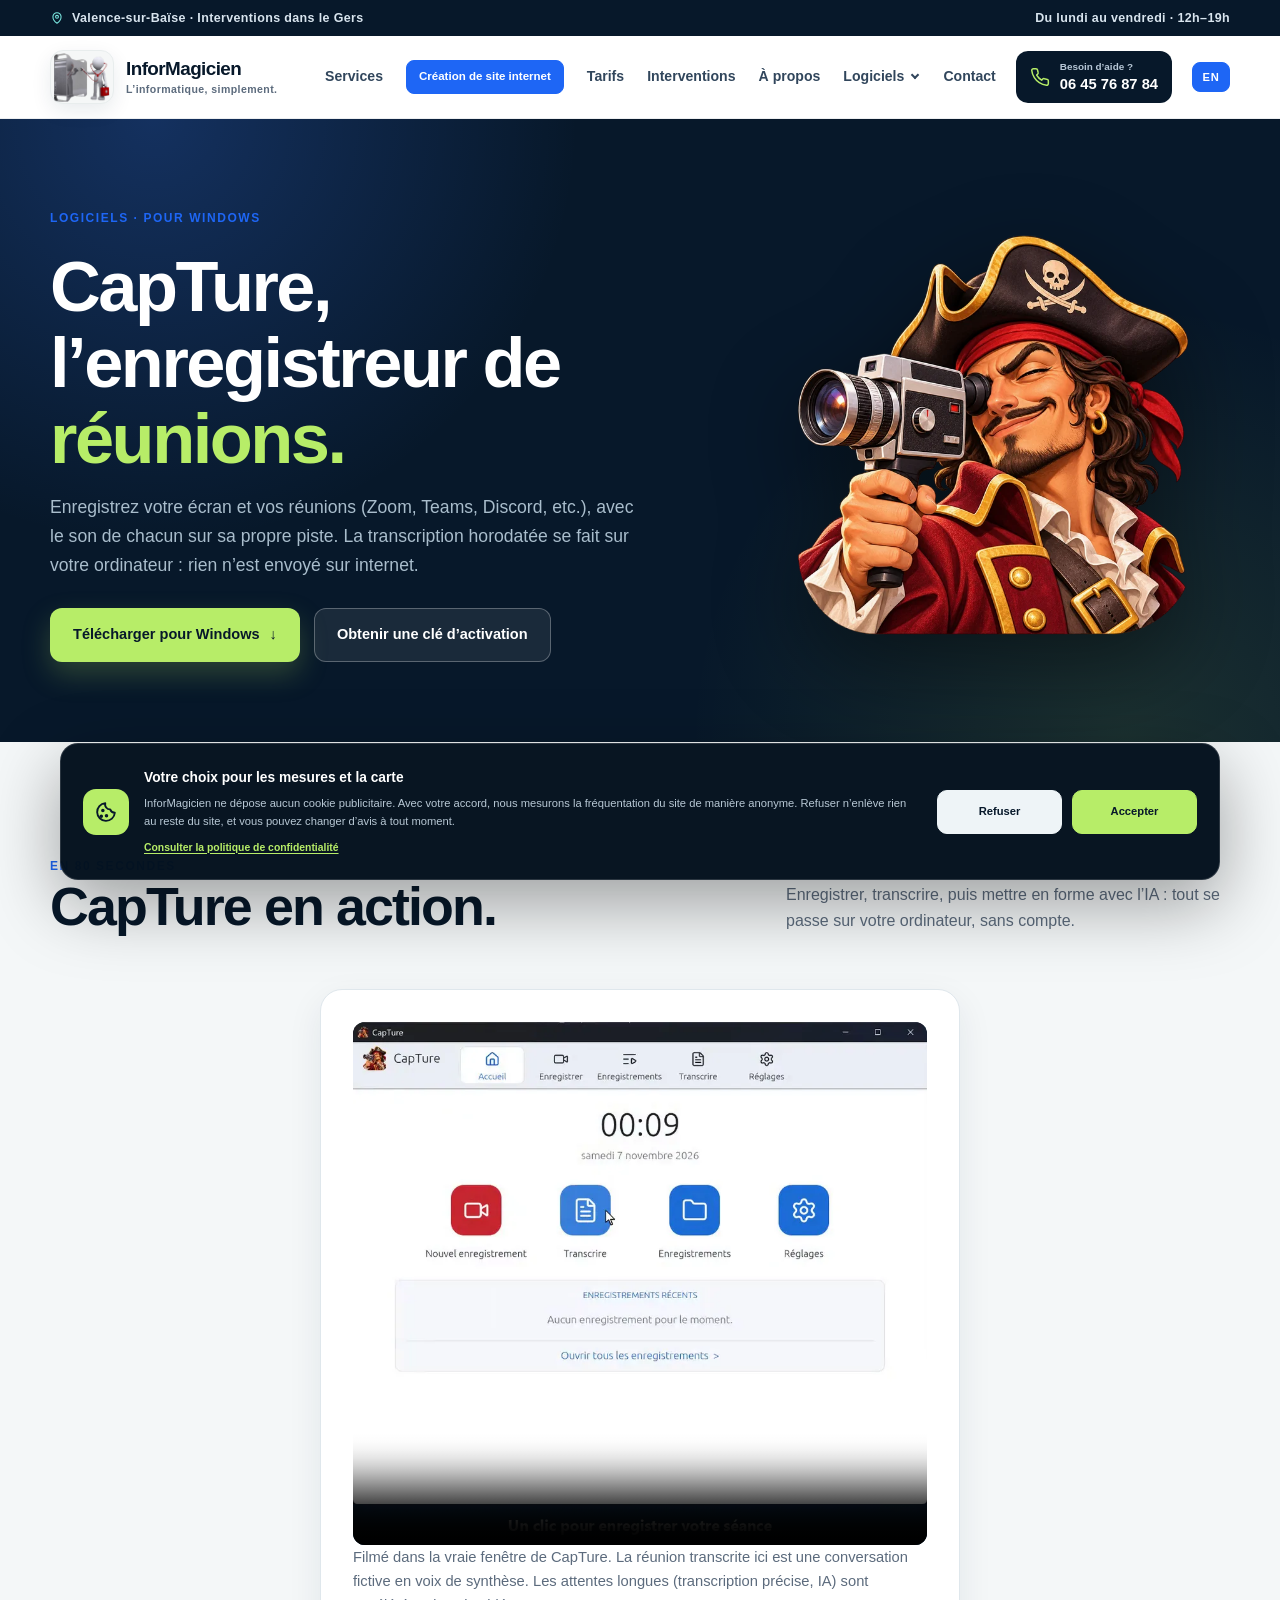
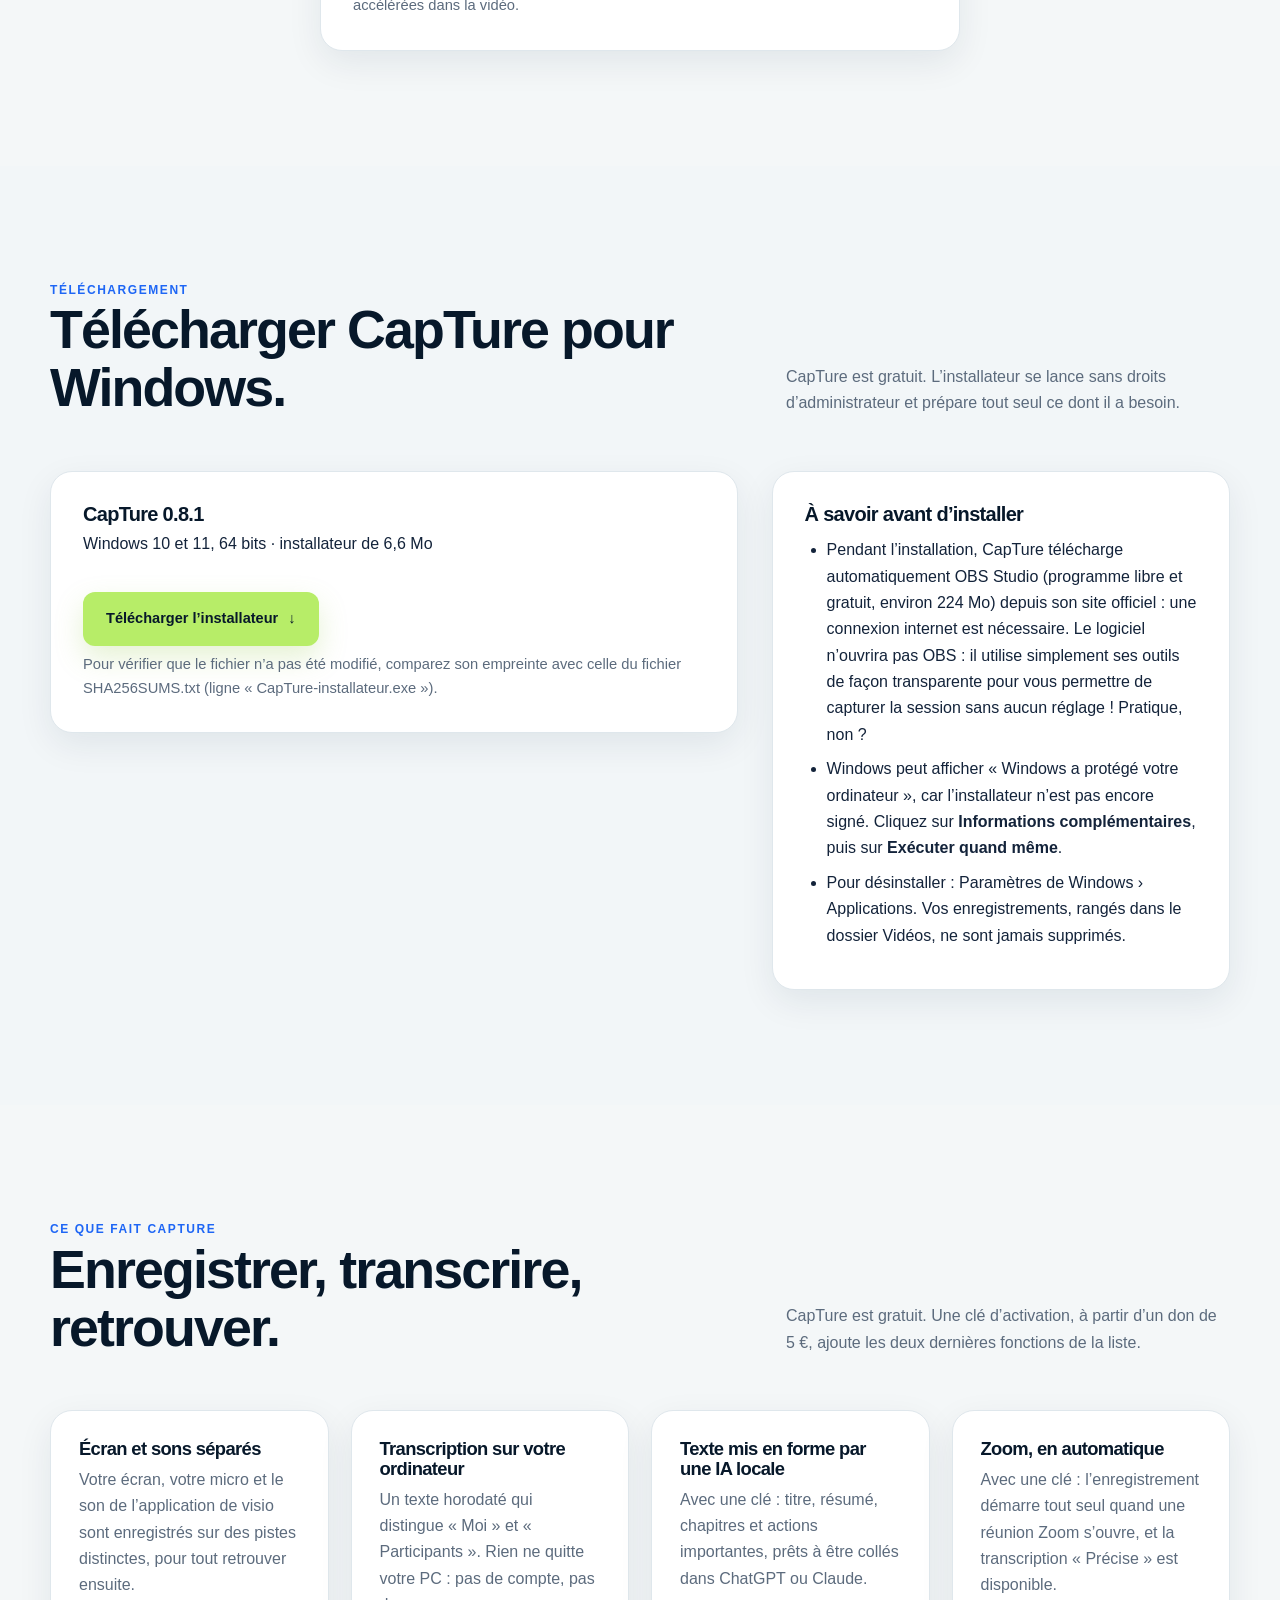
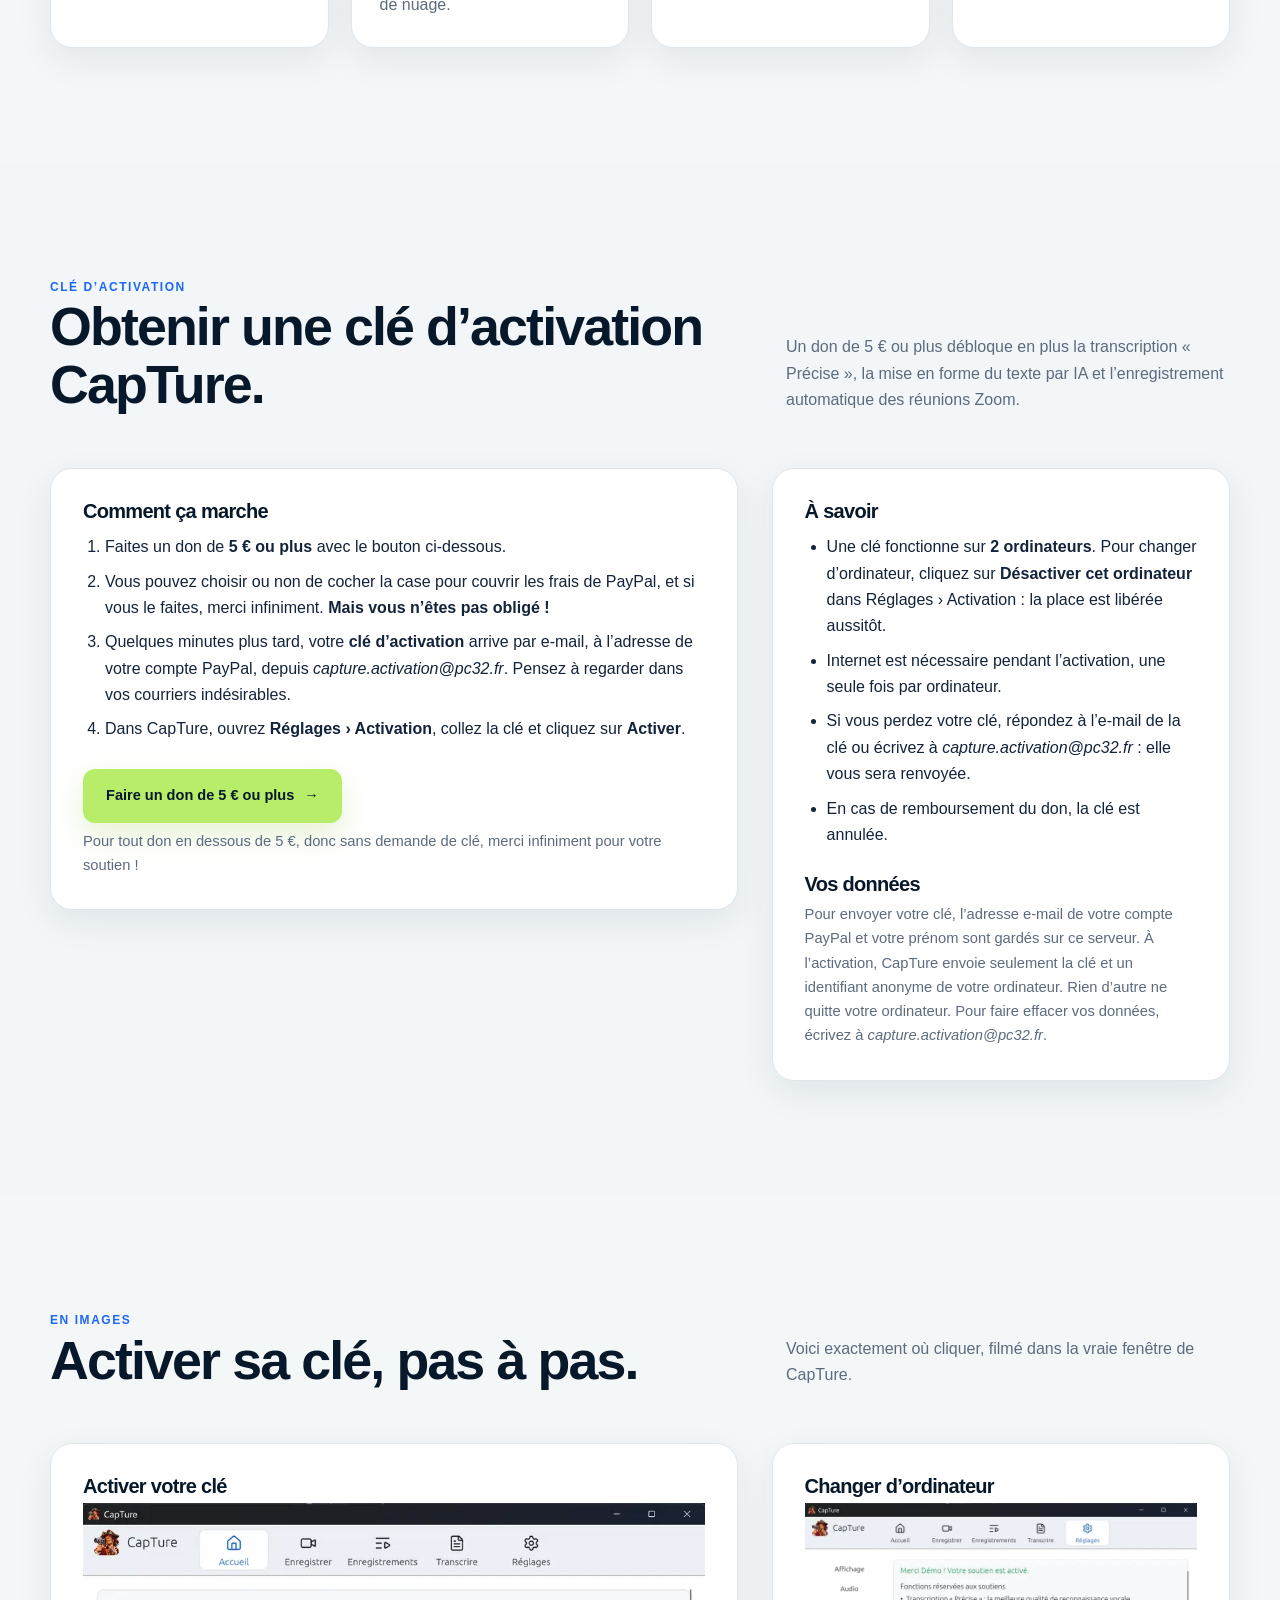
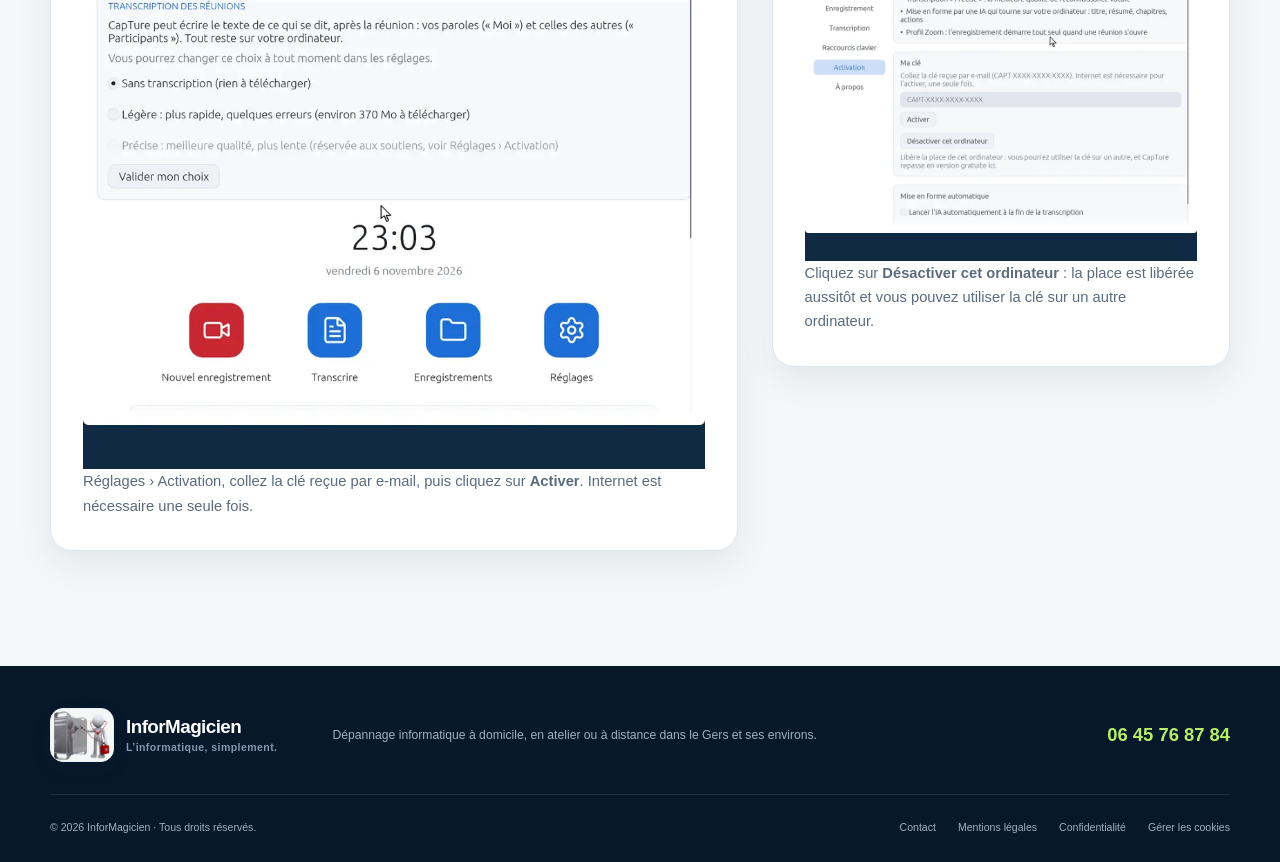
<file: capture/index.html>
<!doctype html>
<html lang="fr">
<head>
  <meta charset="utf-8">
  <meta name="viewport" content="width=device-width, initial-scale=1">
  <title>CapTure, enregistreur de réunions pour Windows | InforMagicien</title>
  <meta name="description" content="CapTure, enregistreur de réunions (Zoom, Teams, Discord, etc.) pour Windows : transcription horodatée sur votre ordinateur. Gratuit, avec clé d’activation dès 5 €.">
  <meta name="robots" content="index, follow, max-image-preview:large, max-snippet:-1, max-video-preview:-1">
  <meta name="author" content="InforMagicien">
  <meta name="application-name" content="InforMagicien">
  <meta name="theme-color" content="#102a43">
  <link rel="icon" href="../assets/favicon.png" type="image/png" sizes="256x256">
  <link rel="apple-touch-icon" href="../assets/apple-touch-icon.png" sizes="180x180">
  <link rel="canonical" href="https://www.pc32.fr/capture/">
  <meta property="og:type" content="website">
  <meta property="og:locale" content="fr_FR">
  <meta property="og:site_name" content="InforMagicien">
  <meta property="og:title" content="CapTure, enregistreur de réunions pour Windows | InforMagicien">
  <meta property="og:description" content="CapTure, enregistreur de réunions (Zoom, Teams, Discord, etc.) pour Windows : transcription horodatée sur votre ordinateur. Gratuit, avec clé d’activation dès 5 €.">
  <meta property="og:url" content="https://www.pc32.fr/capture/">
  <meta property="og:image" content="https://www.pc32.fr/assets/capture.png">
  <meta property="og:image:alt" content="CapTure : un pirate de dessin animé filme avec une caméra">
  <meta name="twitter:card" content="summary">
  <meta name="twitter:title" content="CapTure, enregistreur de réunions pour Windows | InforMagicien">
  <meta name="twitter:description" content="CapTure, enregistreur de réunions (Zoom, Teams, Discord, etc.) pour Windows : transcription horodatée sur votre ordinateur. Gratuit, avec clé d’activation dès 5 €.">
  <meta name="twitter:image" content="https://www.pc32.fr/assets/capture.png">
  <meta name="twitter:image:alt" content="CapTure : un pirate de dessin animé filme avec une caméra">
  <link rel="preload" href="../styles.css?v=20261107-2" as="style">
  <link rel="stylesheet" href="../styles.css?v=20261107-2">
  <script src="../pages.js?v=20261106-1" defer></script>
  <script type="application/ld+json">
  {"@context":"https://schema.org","@type":"SoftwareApplication","@id":"https://www.pc32.fr/capture/#logiciel","name":"CapTure","description":"Enregistreur de réunions (Zoom, Teams, Discord, etc.) pour Windows, avec transcription horodatée sur votre ordinateur.","url":"https://www.pc32.fr/capture/","applicationCategory":"MultimediaApplication","operatingSystem":"Windows 10, Windows 11","softwareVersion":"0.8.1","downloadUrl":"https://www.pc32.fr/assets/CapTure-installateur.exe","fileSize":"6.6 MB","image":"https://www.pc32.fr/assets/capture.png","inLanguage":"fr-FR","offers":{"@type":"Offer","price":"0","priceCurrency":"EUR"},"author":{"@type":"Organization","name":"InforMagicien","url":"https://www.pc32.fr/"}}
  </script>
  <script type="application/ld+json">
  {"@context":"https://schema.org","@type":"BreadcrumbList","@id":"https://www.pc32.fr/capture/#breadcrumb","itemListElement":[{"@type":"ListItem","position":1,"name":"Accueil","item":"https://www.pc32.fr/"},{"@type":"ListItem","position":2,"name":"Logiciels","item":"https://www.pc32.fr/logiciels.html"},{"@type":"ListItem","position":3,"name":"CapTure","item":"https://www.pc32.fr/capture/"}]}
  </script>
  <script src="../analytics.js?v=20260727-1" defer></script>
</head>
<body class="legal-page" id="accueil">
  <a class="skip-link" href="#contenu">Aller au contenu</a>
  <div class="topbar">
    <div class="container topbar__inner">
      <p><svg aria-hidden="true" viewBox="0 0 24 24"><path d="M12 21s7-4.35 7-11A7 7 0 1 0 5 10c0 6.65 7 11 7 11Z"/><circle cx="12" cy="10" r="2.5"/></svg>Valence-sur-Baïse · Interventions dans le Gers</p>
      <p class="topbar__hours">Du lundi au vendredi · 12h–19h</p>
    </div>
  </div>
  <header class="site-header">
    <div class="container header__inner">
      <a class="brand" href="../index.html#accueil" aria-label="InforMagicien, retour à l’accueil"><span class="brand__mark" aria-hidden="true"><img src="../assets/logo-informagicien.png" alt=""></span><span class="brand__text"><strong>InforMagicien</strong><small>L’informatique, simplement.</small></span></a>
      <button class="nav-toggle" type="button" aria-expanded="false" aria-controls="site-nav"><span></span><span></span><span></span><span class="sr-only">Ouvrir le menu</span></button>
      <nav class="site-nav" id="site-nav" aria-label="Navigation principale">
        <a href="../index.html#services">Services</a><a class="site-nav__website" href="../creation-sites.html">Création de site internet</a><a href="../index.html#tarifs">Tarifs</a><a href="../index.html#interventions">Interventions</a><a href="../index.html#a-propos">À propos</a><div class="site-nav__group"><a href="../logiciels.html">Logiciels</a><div class="site-nav__sub"><a href="../capture/" aria-current="page">CapTure</a></div></div><a href="../index.html#contact">Contact</a>
      </nav>
      <a class="header-call" href="tel:+33645768784"><svg aria-hidden="true" viewBox="0 0 24 24"><path d="M22 16.92v3a2 2 0 0 1-2.18 2 19.79 19.79 0 0 1-8.63-3.07 19.5 19.5 0 0 1-6-6A19.79 19.79 0 0 1 2.12 4.18 2 2 0 0 1 4.11 2h3a2 2 0 0 1 2 1.72c.12.9.33 1.78.62 2.63a2 2 0 0 1-.45 2.11L8 9.73a16 16 0 0 0 6 6l1.27-1.27a2 2 0 0 1 2.11-.45c.85.29 1.73.5 2.63.62A2 2 0 0 1 22 16.92Z"/></svg><span><small>Besoin d’aide ?</small>06 45 76 87 84</span></a>
      <a class="language-switch" href="../index-en.html" lang="en" aria-label="View the English version">EN</a>
    </div>
  </header>
  <main id="contenu">
    <section class="legal-hero software-hero">
      <div class="container software-hero__grid">
        <div>
          <p class="eyebrow">Logiciels · pour Windows</p>
          <h1>CapTure, l’enregistreur de <span>réunions.</span></h1>
          <p class="software-hero__lead">Enregistrez votre écran et vos réunions (Zoom, Teams, Discord, etc.), avec le son de chacun sur sa propre piste. La transcription horodatée se fait sur votre ordinateur : rien n’est envoyé sur internet.</p>
          <div class="software-hero__actions">
            <a class="button button--primary" href="#telecharger">Télécharger pour Windows <span aria-hidden="true">↓</span></a>
            <a class="button button--ghost" href="#cle">Obtenir une clé d’activation</a>
          </div>
        </div>
        <div class="software-hero__art"><picture><source srcset="../assets/capture.webp" type="image/webp"><img src="../assets/capture.png" alt="CapTure : un pirate de dessin animé filme avec une caméra" width="640" height="640"></picture></div>
      </div>
    </section>
    <section class="section" id="presentation" aria-labelledby="presentation-titre">
      <div class="container">
        <div class="section-heading">
          <div><p class="eyebrow">En 80 secondes</p><h2 id="presentation-titre">CapTure en action.</h2></div>
          <p>Enregistrer, transcrire, puis mettre en forme avec l’IA : tout se passe sur votre ordinateur, sans compte.</p>
        </div>
        <div class="software-panel">
          <video controls muted loop playsinline preload="none" poster="../assets/capture-presentation.webp" aria-label="Présentation de CapTure : on enregistre une réunion, on la transcrit, puis l’IA en tire un titre, un résumé, des actions et un plan.">
            <source src="../assets/capture-presentation.mp4" type="video/mp4">
          </video>
          <p class="software-small">Filmé dans la vraie fenêtre de CapTure. La réunion transcrite ici est une conversation fictive en voix de synthèse. Les attentes longues (transcription précise, IA) sont accélérées dans la vidéo.</p>
        </div>
      </div>
    </section>
    <section class="section section--soft" id="telecharger" aria-labelledby="telecharger-titre">
      <div class="container">
        <div class="section-heading">
          <div><p class="eyebrow">Téléchargement</p><h2 id="telecharger-titre">Télécharger CapTure pour Windows.</h2></div>
          <p>CapTure est gratuit. L’installateur se lance sans droits d’administrateur et prépare tout seul ce dont il a besoin.</p>
        </div>
        <div class="software-key">
          <div class="software-panel">
            <h3>CapTure 0.8.1</h3>
            <p>Windows 10 et 11, 64 bits · installateur de 6,6&nbsp;Mo</p>
            <a class="button button--primary" href="../assets/CapTure-installateur.exe" download>Télécharger l’installateur <span aria-hidden="true">↓</span></a>
            <p class="software-small">Pour vérifier que le fichier n’a pas été modifié, comparez son empreinte avec celle du fichier <a href="../assets/SHA256SUMS.txt">SHA256SUMS.txt</a> (ligne « CapTure-installateur.exe »).</p>
          </div>
          <div class="software-panel">
            <h3>À savoir avant d’installer</h3>
            <ul>
              <li>Pendant l’installation, CapTure télécharge automatiquement OBS Studio (programme libre et gratuit, environ 224&nbsp;Mo) depuis son site officiel : une connexion internet est nécessaire. Le logiciel n’ouvrira pas OBS : il utilise simplement ses outils de façon transparente pour vous permettre de capturer la session sans aucun réglage ! Pratique, non ?</li>
              <li>Windows peut afficher « Windows a protégé votre ordinateur », car l’installateur n’est pas encore signé. Cliquez sur <strong>Informations complémentaires</strong>, puis sur <strong>Exécuter quand même</strong>.</li>
              <li>Pour désinstaller : Paramètres de Windows › Applications. Vos enregistrements, rangés dans le dossier Vidéos, ne sont jamais supprimés.</li>
            </ul>
          </div>
        </div>
      </div>
    </section>
    <section class="section" id="fonctions" aria-labelledby="fonctions-titre">
      <div class="container">
        <div class="section-heading">
          <div><p class="eyebrow">Ce que fait CapTure</p><h2 id="fonctions-titre">Enregistrer, transcrire, retrouver.</h2></div>
          <p>CapTure est gratuit. Une clé d’activation, à partir d’un don de 5&nbsp;€, ajoute les deux dernières fonctions de la liste.</p>
        </div>
        <div class="software-cards">
          <article class="software-card"><h3>Écran et sons séparés</h3><p>Votre écran, votre micro et le son de l’application de visio sont enregistrés sur des pistes distinctes, pour tout retrouver ensuite.</p></article>
          <article class="software-card"><h3>Transcription sur votre ordinateur</h3><p>Un texte horodaté qui distingue « Moi » et « Participants ». Rien ne quitte votre PC : pas de compte, pas de nuage.</p></article>
          <article class="software-card"><h3>Texte mis en forme par une IA locale</h3><p>Avec une clé : titre, résumé, chapitres et actions importantes, prêts à être collés dans ChatGPT ou Claude.</p></article>
          <article class="software-card"><h3>Zoom, en automatique</h3><p>Avec une clé : l’enregistrement démarre tout seul quand une réunion Zoom s’ouvre, et la transcription « Précise » est disponible.</p></article>
        </div>
      </div>
    </section>
    <section class="section section--soft" id="cle" aria-labelledby="cle-titre">
      <div class="container">
        <div class="section-heading">
          <div><p class="eyebrow">Clé d’activation</p><h2 id="cle-titre">Obtenir une clé d’activation CapTure.</h2></div>
          <p>Un don de 5&nbsp;€ ou plus débloque en plus la transcription « Précise », la mise en forme du texte par IA et l’enregistrement automatique des réunions Zoom.</p>
        </div>
        <div class="software-key">
          <div class="software-panel">
            <h3>Comment ça marche</h3>
            <ol>
              <li>Faites un don de <strong>5&nbsp;€ ou plus</strong> avec le bouton ci-dessous.</li>
              <li>Vous pouvez choisir ou non de cocher la case pour couvrir les frais de PayPal, et si vous le faites, merci infiniment. <strong>Mais vous n’êtes pas obligé !</strong></li>
              <li>Quelques minutes plus tard, votre <strong>clé d’activation</strong> arrive par e-mail, à l’adresse de votre compte PayPal, depuis <em>capture.activation@pc32.fr</em>. Pensez à regarder dans vos courriers indésirables.</li>
              <li>Dans CapTure, ouvrez <strong>Réglages › Activation</strong>, collez la clé et cliquez sur <strong>Activer</strong>.</li>
            </ol>
            <a class="button button--primary" href="https://www.paypal.com/donate/?hosted_button_id=NKCR6KK739WGS">Faire un don de 5&nbsp;€ ou plus <span aria-hidden="true">→</span></a>
            <p class="software-small">Pour tout don en dessous de 5&nbsp;€, donc sans demande de clé, merci infiniment pour votre soutien !</p>
          </div>
          <div class="software-panel">
            <h3>À savoir</h3>
            <ul>
              <li>Une clé fonctionne sur <strong>2 ordinateurs</strong>. Pour changer d’ordinateur, cliquez sur <strong>Désactiver cet ordinateur</strong> dans Réglages › Activation : la place est libérée aussitôt.</li>
              <li>Internet est nécessaire pendant l’activation, une seule fois par ordinateur.</li>
              <li>Si vous perdez votre clé, répondez à l’e-mail de la clé ou écrivez à <em>capture.activation@pc32.fr</em> : elle vous sera renvoyée.</li>
              <li>En cas de remboursement du don, la clé est annulée.</li>
            </ul>
            <h3>Vos données</h3>
            <p class="software-small">Pour envoyer votre clé, l’adresse e-mail de votre compte PayPal et votre prénom sont gardés sur ce serveur. À l’activation, CapTure envoie seulement la clé et un identifiant anonyme de votre ordinateur. Rien d’autre ne quitte votre ordinateur. Pour faire effacer vos données, écrivez à <em>capture.activation@pc32.fr</em>.</p>
          </div>
        </div>
      </div>
    </section>
    <section class="section" id="activer" aria-labelledby="activer-titre">
      <div class="container">
        <div class="section-heading">
          <div><p class="eyebrow">En images</p><h2 id="activer-titre">Activer sa clé, pas à pas.</h2></div>
          <p>Voici exactement où cliquer, filmé dans la vraie fenêtre de CapTure.</p>
        </div>
        <div class="software-key">
          <div class="software-panel">
            <h3>Activer votre clé</h3>
            <picture><source srcset="../assets/capture-activation.webp" type="image/webp"><img src="../assets/capture.png" alt="Animation : dans CapTure, Réglages puis Activation, on colle la clé reçue par e-mail et on clique sur Activer ; CapTure confirme que le soutien est activé." loading="lazy"></picture>
            <p class="software-small">Réglages › Activation, collez la clé reçue par e-mail, puis cliquez sur <strong>Activer</strong>. Internet est nécessaire une seule fois.</p>
          </div>
          <div class="software-panel">
            <h3>Changer d’ordinateur</h3>
            <picture><source srcset="../assets/capture-desactivation.webp" type="image/webp"><img src="../assets/capture.png" alt="Animation : dans CapTure, Réglages puis Activation, on clique sur Désactiver cet ordinateur ; la place est libérée et CapTure repasse en version gratuite sur cet ordinateur." loading="lazy"></picture>
            <p class="software-small">Cliquez sur <strong>Désactiver cet ordinateur</strong> : la place est libérée aussitôt et vous pouvez utiliser la clé sur un autre ordinateur.</p>
          </div>
        </div>
      </div>
    </section>
  </main>
  <footer class="footer">
    <div class="container footer__top">
      <a class="brand brand--footer" href="../index.html#accueil" aria-label="InforMagicien, retour à l’accueil">
        <span class="brand__mark" aria-hidden="true"><img src="../assets/logo-informagicien.png" alt=""></span>
        <span class="brand__text"><strong>InforMagicien</strong><small>L’informatique, simplement.</small></span>
      </a>
      <p>Dépannage informatique à domicile, en atelier ou à distance dans le Gers et ses environs.</p>
      <a class="footer__call" href="tel:+33645768784">06 45 76 87 84</a>
    </div>
    <div class="container footer__bottom">
      <p>© <span id="year">2026</span> InforMagicien · Tous droits réservés.</p>
      <div><a href="../index.html#contact">Contact</a><a href="../mentions-legales.html">Mentions légales</a><a href="../confidentialite.html">Confidentialité</a><button class="footer__link-button" type="button" data-cookie-manage>Gérer les cookies</button></div>
    </div>
  </footer>
  <!-- Ce panneau couvre la mesure d'audience et le chargement de Google Maps. -->
  <section class="cookie-panel" data-cookie-panel role="dialog" aria-labelledby="cookie-title" aria-describedby="cookie-description" hidden>
    <div class="cookie-panel__copy">
      <span class="cookie-panel__icon" aria-hidden="true">
        <svg viewBox="0 0 24 24"><path d="M20 13.2A8.5 8.5 0 1 1 10.8 4a4.8 4.8 0 0 0 4.7 6 4.8 4.8 0 0 0 4.5 3.2Z"/><circle cx="8.5" cy="11" r=".8"/><circle cx="12" cy="16" r=".8"/><circle cx="7" cy="16.5" r=".8"/></svg>
      </span>
      <div>
        <strong id="cookie-title">Votre choix pour les mesures et la carte</strong>
        <p id="cookie-description">InforMagicien ne dépose aucun cookie publicitaire. Avec votre accord, nous mesurons la fréquentation du site de manière anonyme. Refuser n’enlève rien au reste du site, et vous pouvez changer d’avis à tout moment.</p>
        <a href="../confidentialite.html#cookies">Consulter la politique de confidentialité</a>
      </div>
    </div>
    <div class="cookie-panel__actions">
      <button type="button" data-cookie-reject>Refuser</button>
      <button type="button" data-cookie-accept>Accepter</button>
    </div>
  </section>
</body>
</html>
</file>
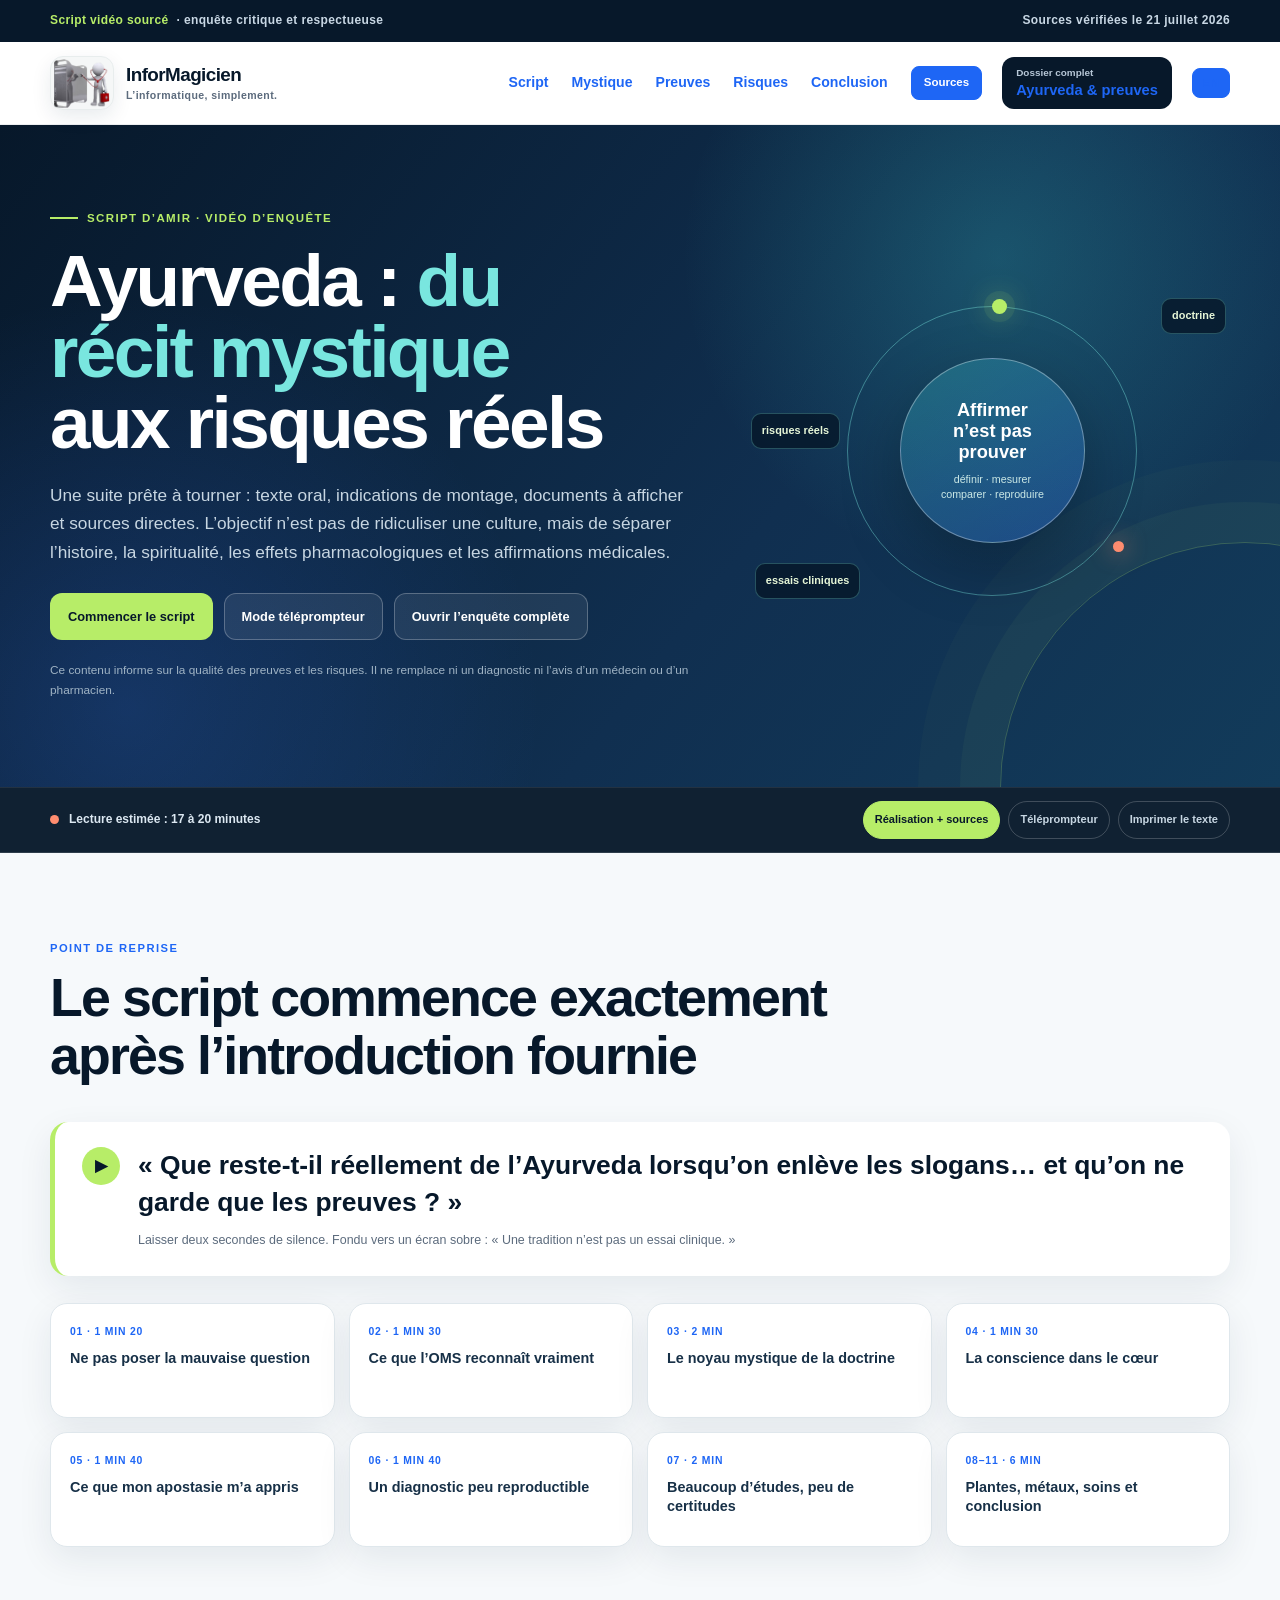
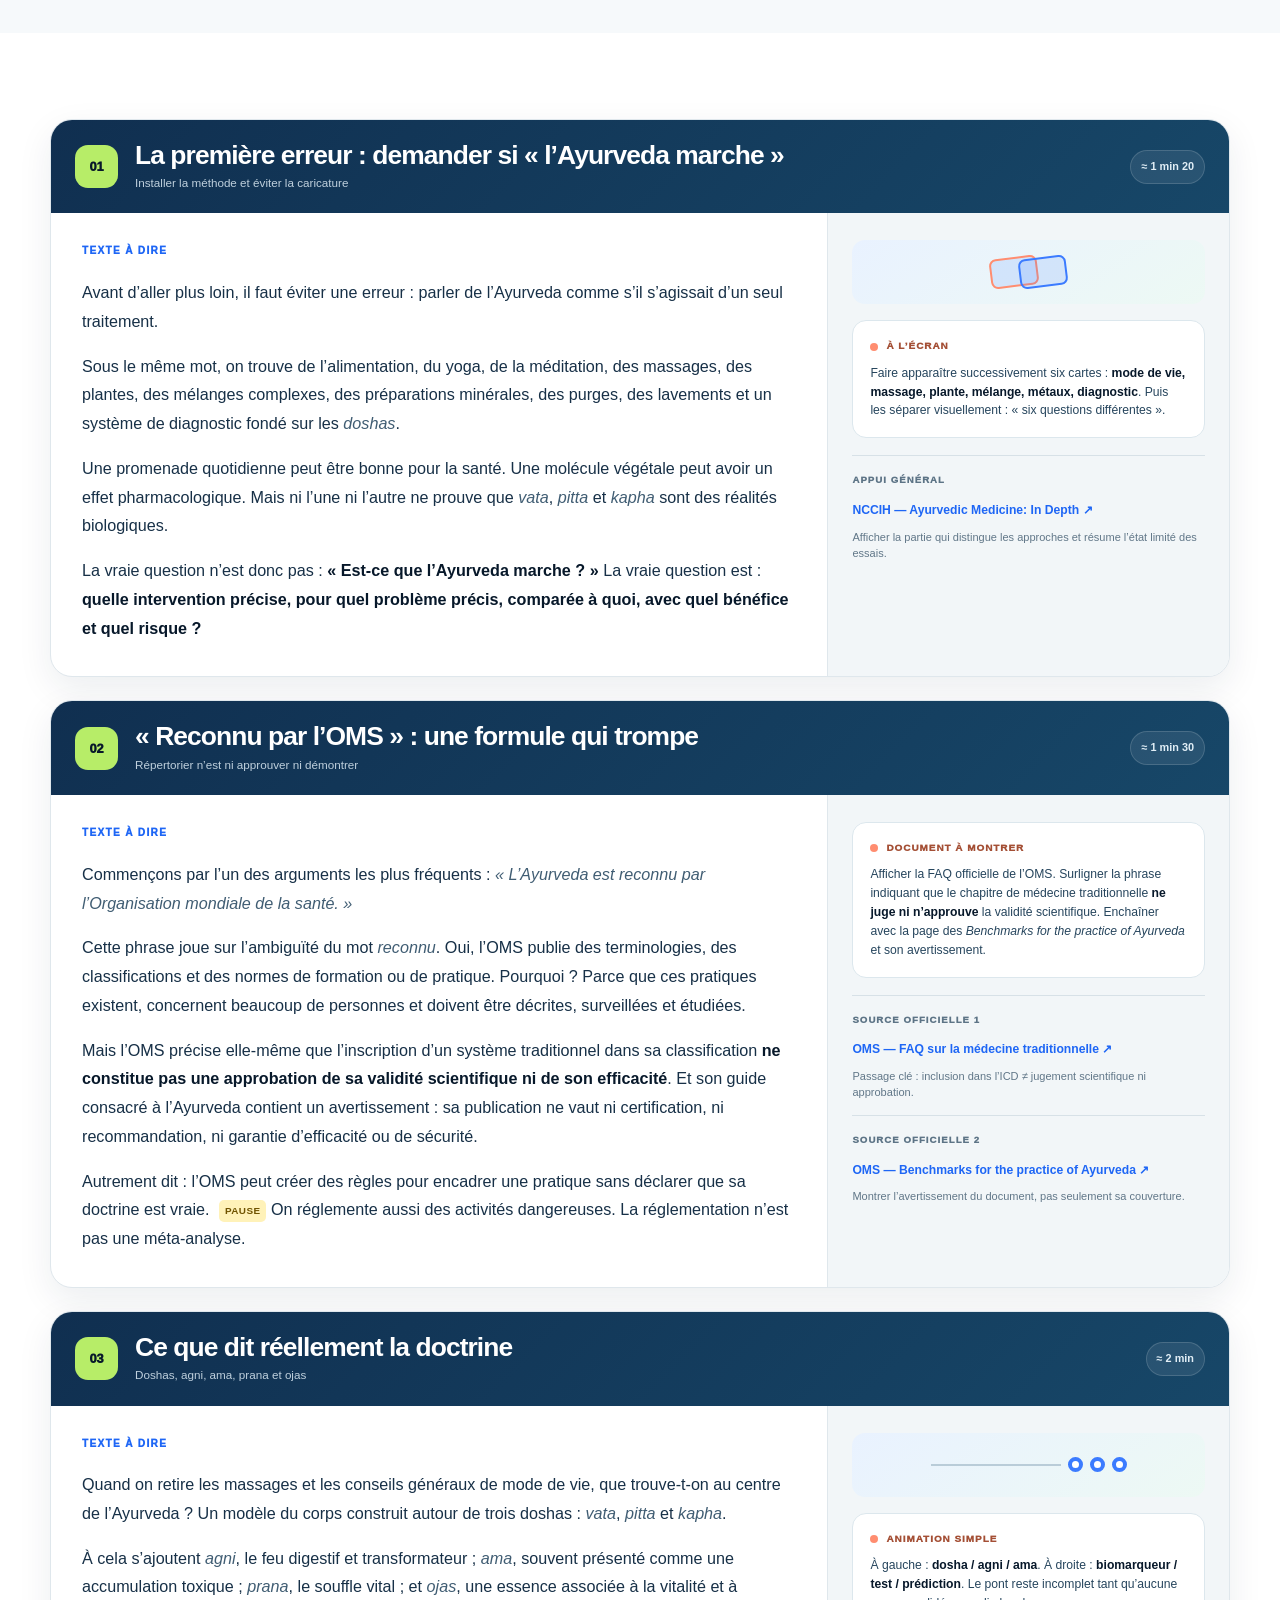
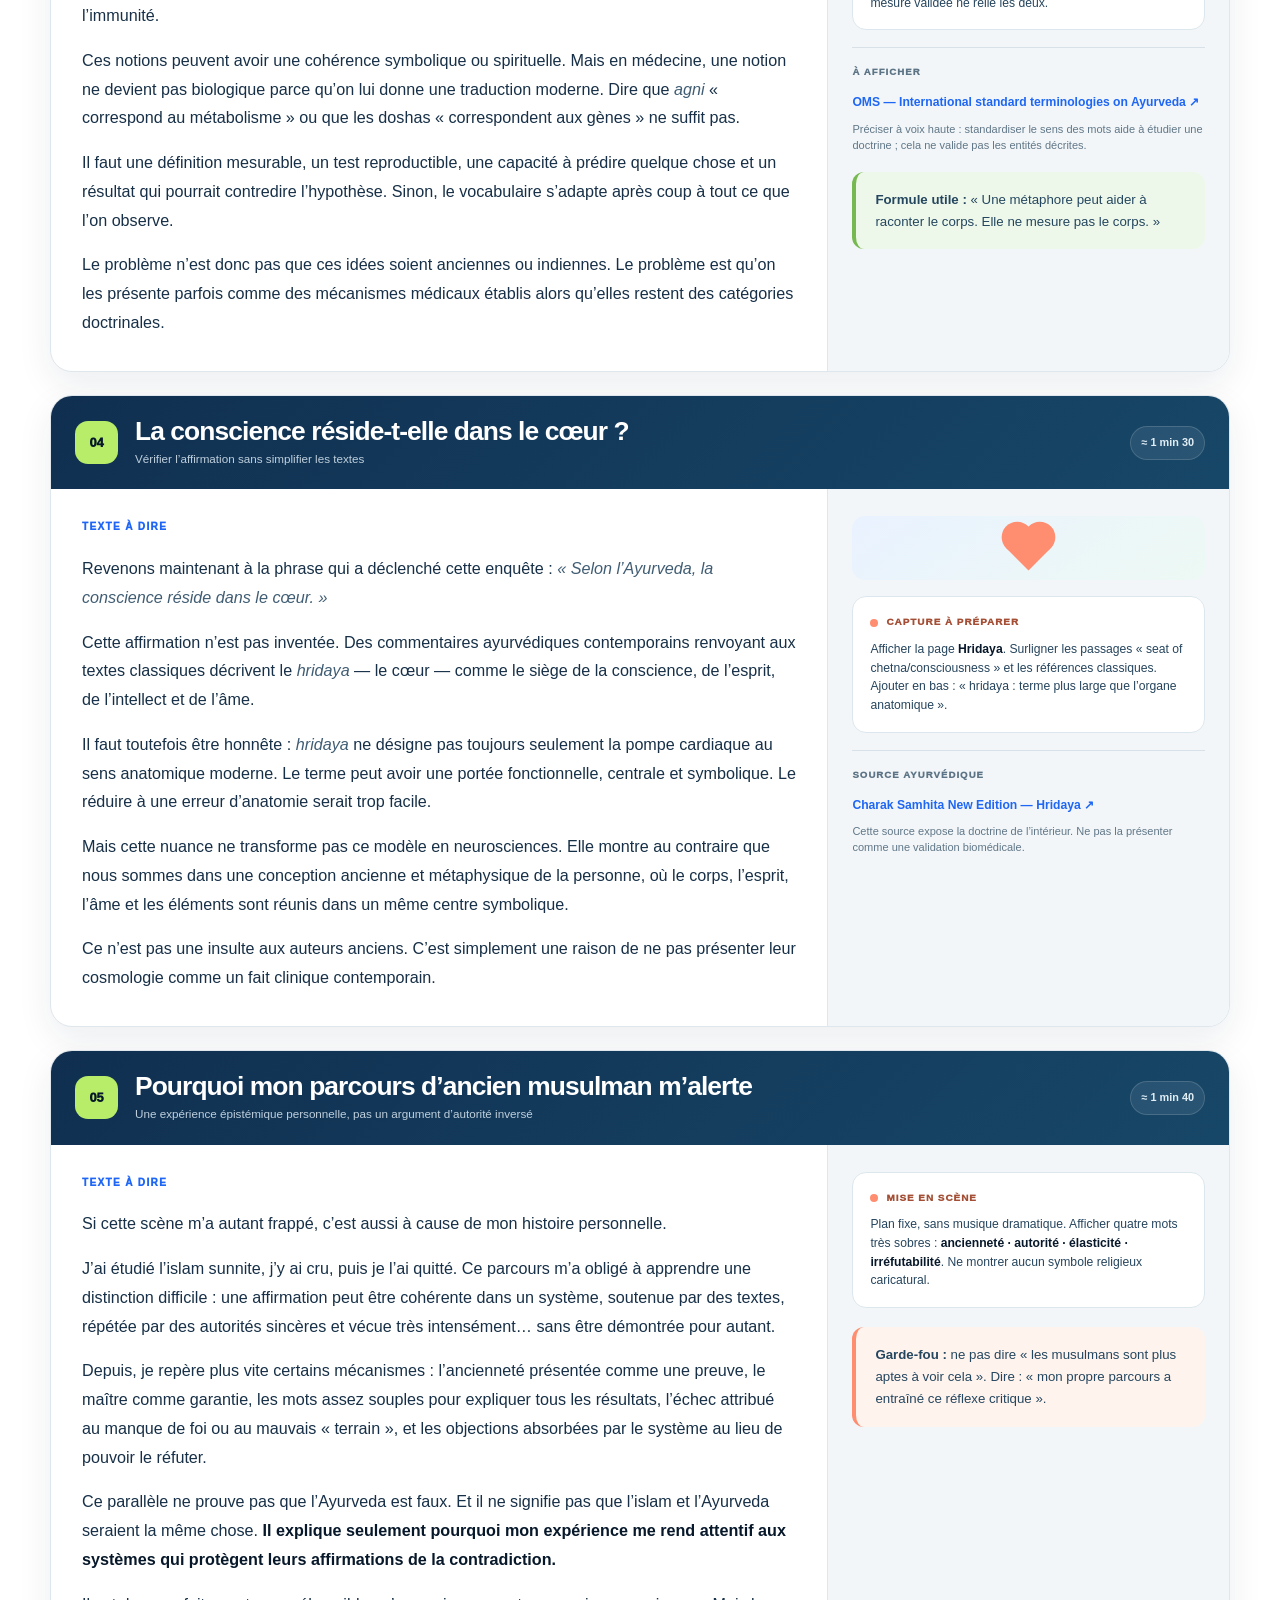
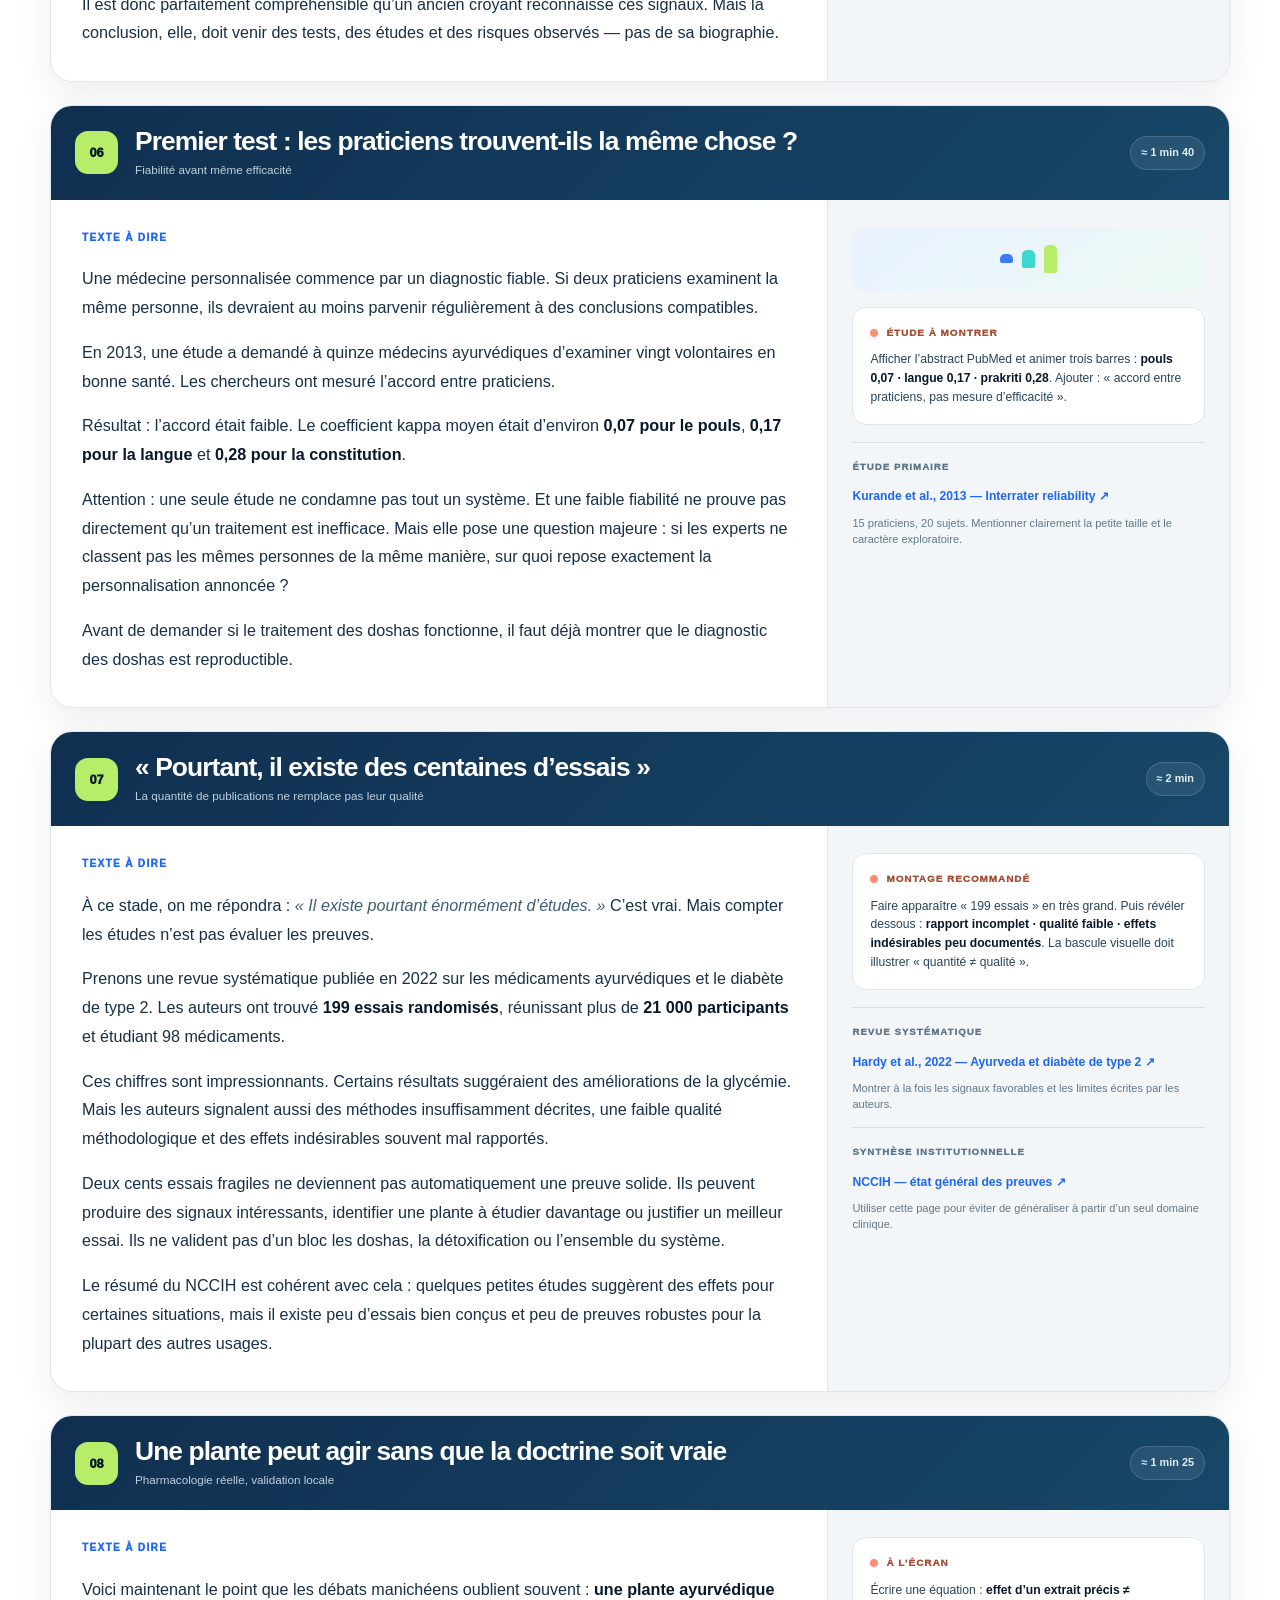
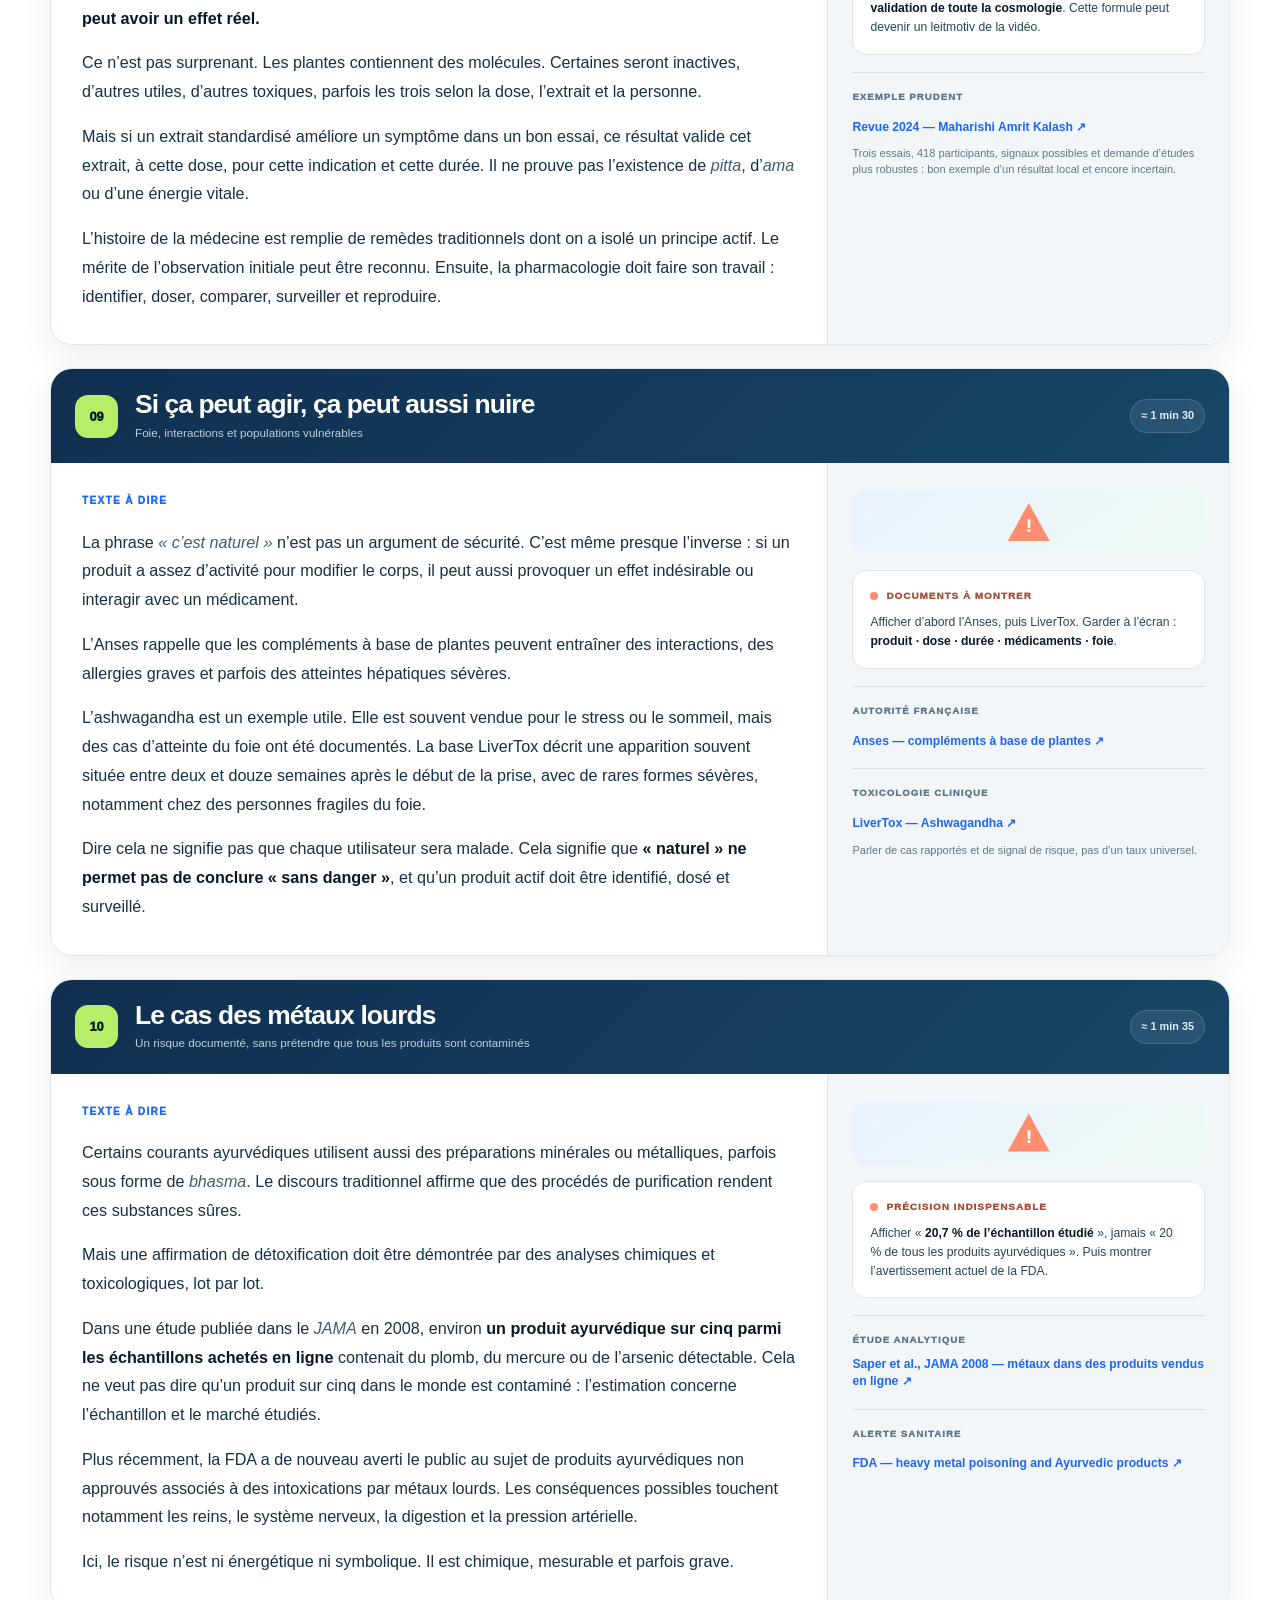
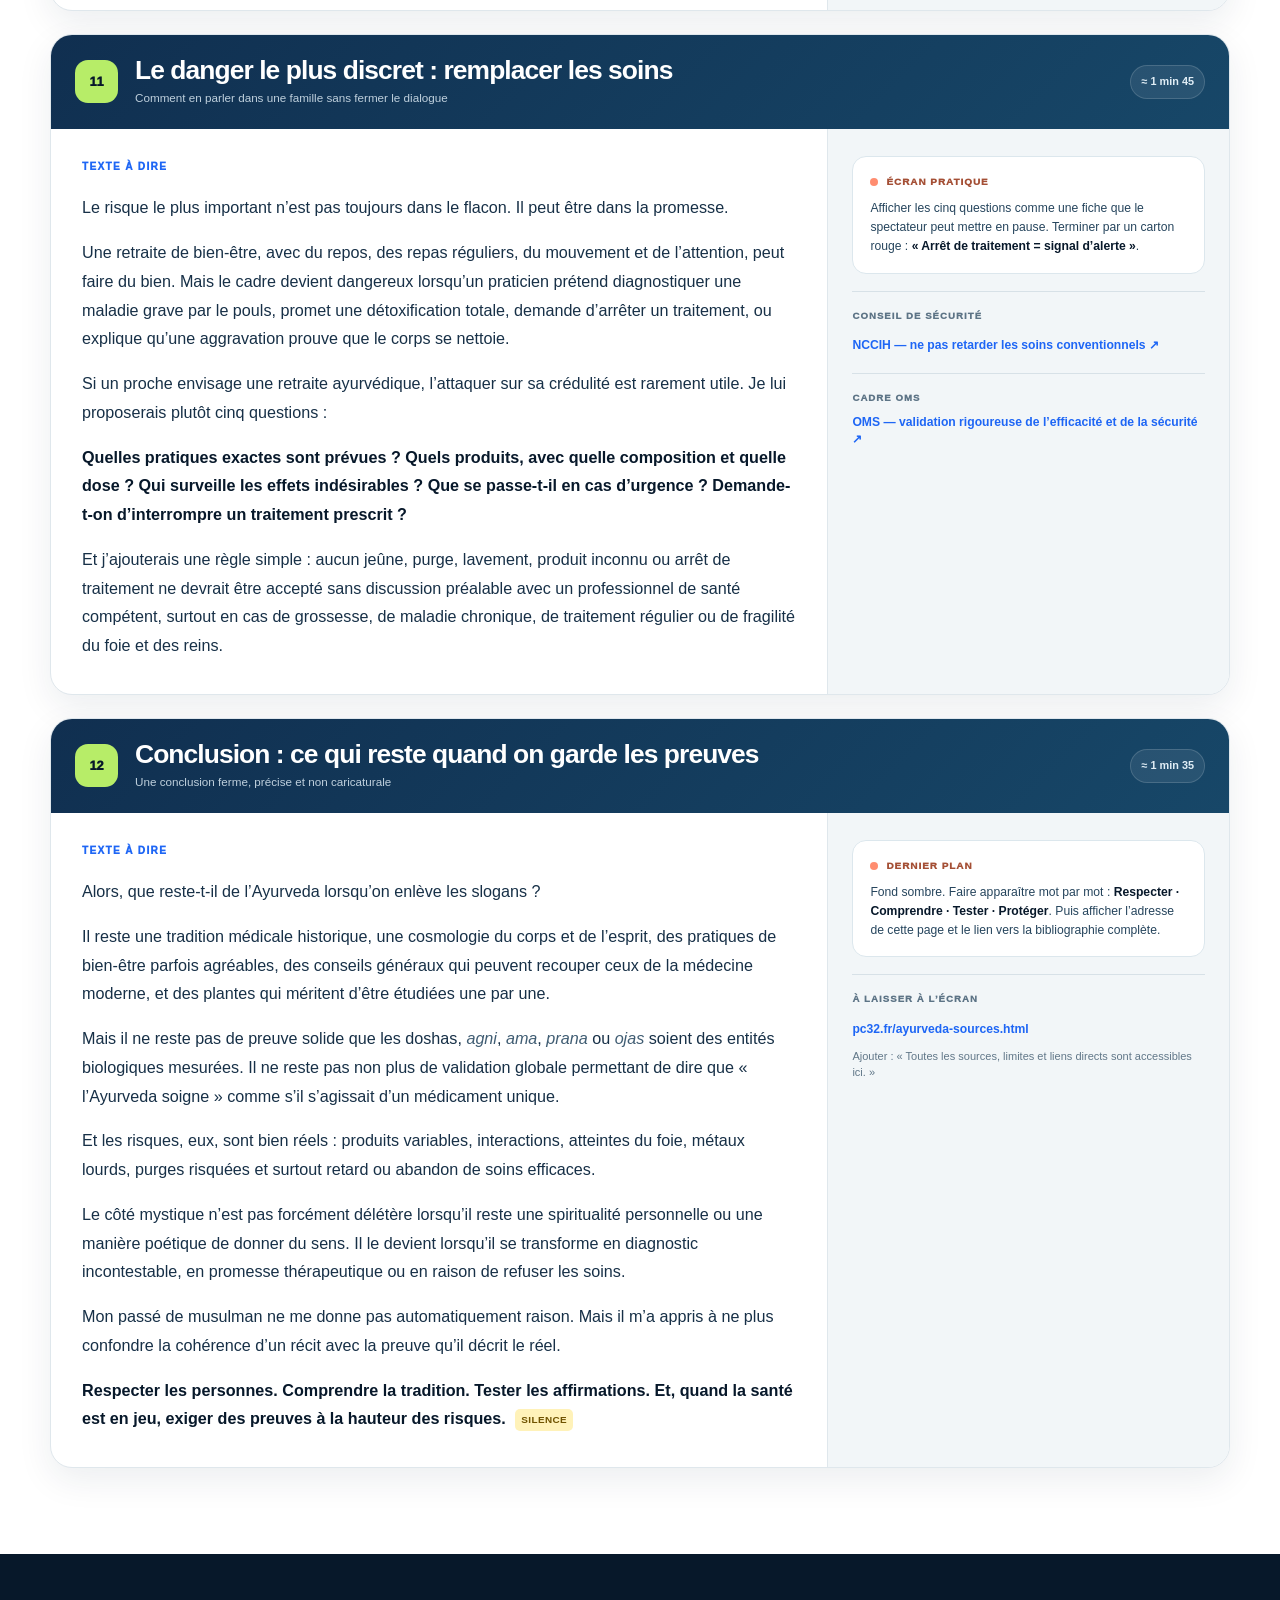
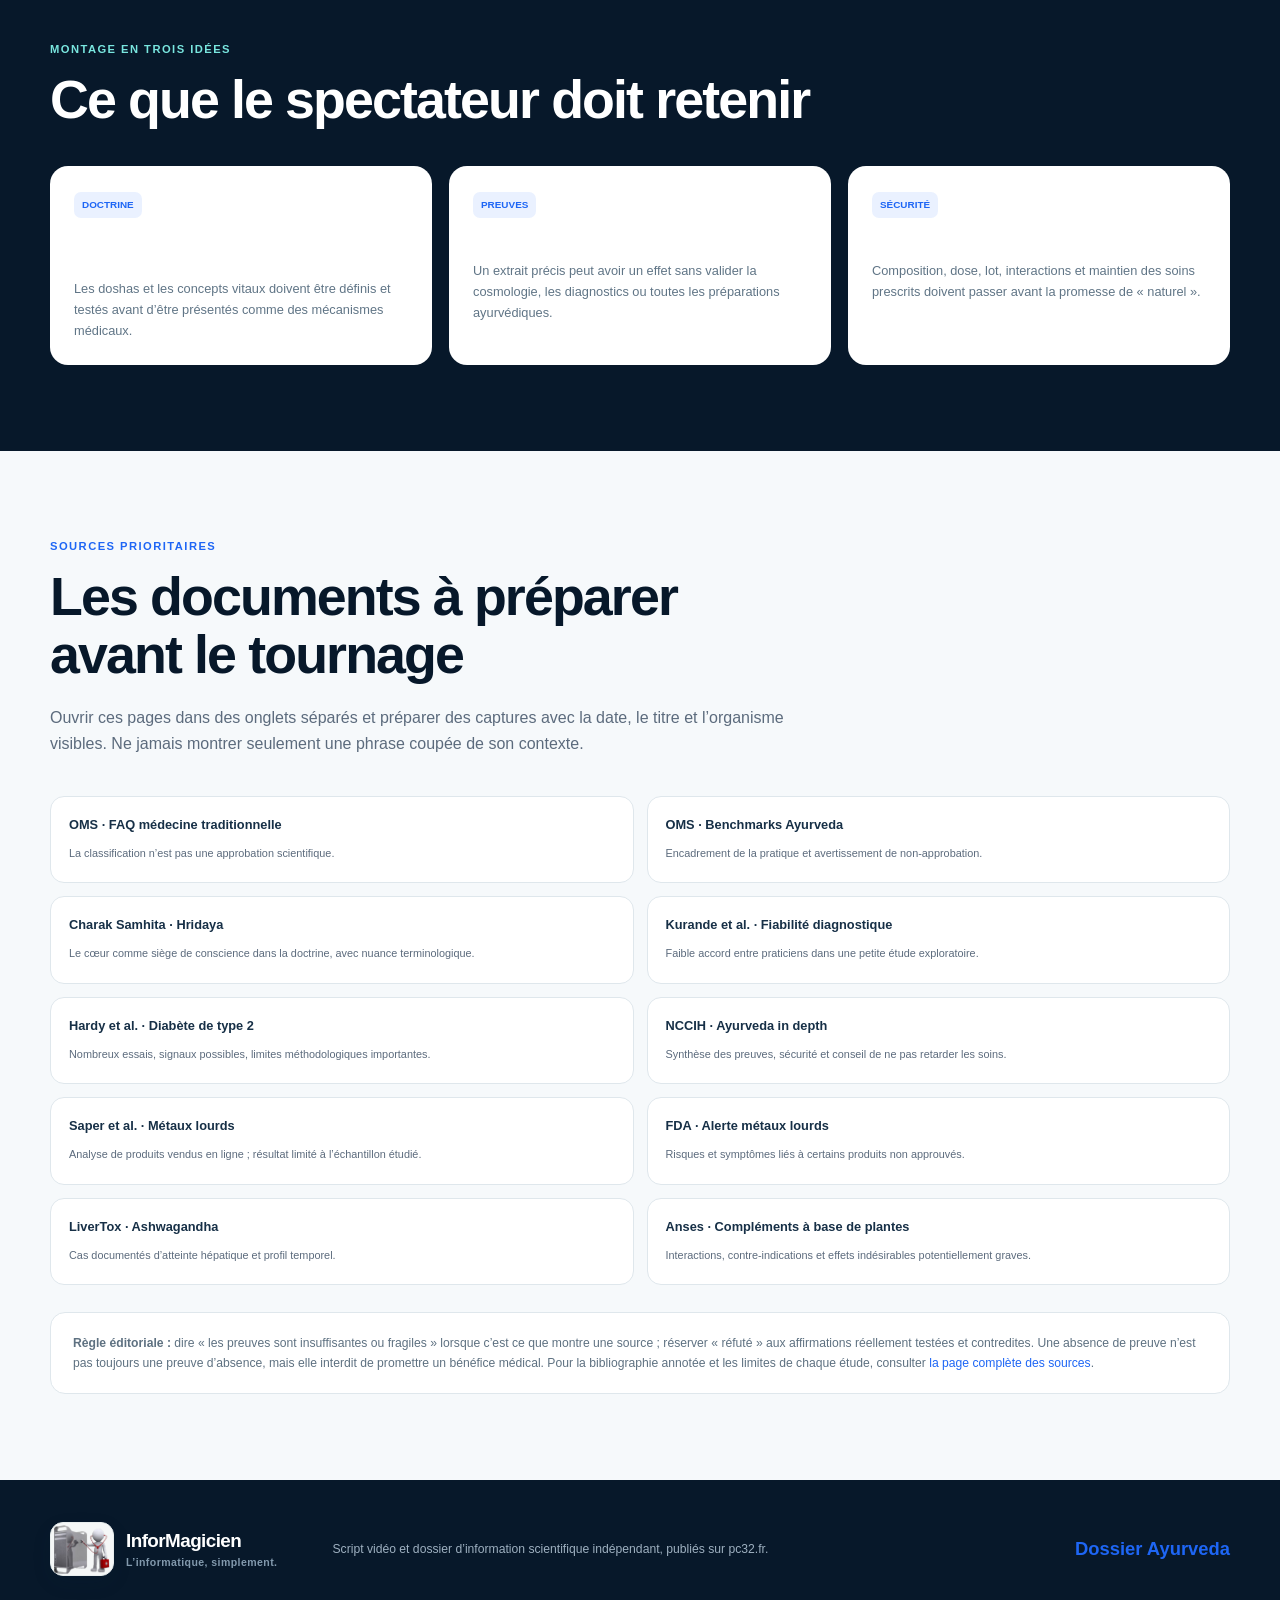
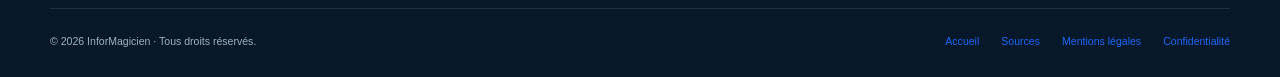
<file: amir-ayurveda.html>
<!doctype html>
<html lang="fr">
<head>
  <meta charset="utf-8">
  <meta name="viewport" content="width=device-width, initial-scale=1">
  <title>Ayurveda : du récit mystique aux risques réels — script vidéo d’Amir | PC32</title>
  <meta name="description" content="Script vidéo sourcé pour examiner l’Ayurveda : doctrine mystique, preuves cliniques, diagnostic, OMS, plantes, métaux lourds et risques de retard de soins.">
  <meta name="robots" content="index, follow, max-image-preview:large, max-snippet:-1, max-video-preview:-1">
  <meta name="author" content="InforMagicien">
  <meta name="theme-color" content="#07182a">
  <link rel="canonical" href="https://www.pc32.fr/amir-ayurveda.html">
  <link rel="icon" href="assets/favicon.png" type="image/png" sizes="256x256">
  <link rel="stylesheet" href="styles.css?v=20260727-7">
  <script src="script.js?v=20260721-9" defer></script>
  <style>
    :root { --amir-coral:#ff8d70; --amir-gold:#ffd166; --amir-sage:#dff5dd; --amir-ink:#173047; }
    html { scroll-behavior: smooth; }
    .amir-page { overflow-x: hidden; color: var(--amir-ink); background: #f6f9fb; }
    .amir-page h1, .amir-page h2, .amir-page h3 { text-wrap: balance; }
    .amir-page a { color: var(--blue-600); }
    .amir-topbar { color:#c8d7e4; background:var(--navy-950); }
    .amir-topbar .topbar__inner { min-height:42px; }
    .amir-topbar p { margin:0; font-size:.75rem; }
    .amir-topbar strong { color:var(--lime-400); }

    .amir-hero { position:relative; isolation:isolate; padding:76px 0 86px; overflow:hidden; color:#dce8f2; background:radial-gradient(circle at 78% 20%,rgba(61,214,208,.22),transparent 28%),radial-gradient(circle at 10% 88%,rgba(59,123,255,.2),transparent 32%),linear-gradient(128deg,#07182a,#102f50 60%,#123b5a); }
    .amir-hero::after { content:""; position:absolute; z-index:-1; width:490px; height:490px; right:-210px; bottom:-245px; border:1px solid rgba(183,237,104,.24); border-radius:50%; box-shadow:0 0 0 40px rgba(183,237,104,.035),0 0 0 82px rgba(183,237,104,.02); animation:amir-spin 28s linear infinite; }
    .amir-hero__grid { display:grid; grid-template-columns:minmax(0,1.15fr) minmax(290px,.85fr); gap:62px; align-items:center; }
    .amir-eyebrow { display:inline-flex; align-items:center; gap:9px; margin-bottom:17px; color:var(--lime-400); font-size:.72rem; font-weight:850; letter-spacing:.12em; text-transform:uppercase; }
    .amir-eyebrow::before { content:""; width:28px; height:2px; background:var(--lime-400); }
    .amir-hero h1 { max-width:800px; margin-bottom:22px; color:#fff; font-size:clamp(2.65rem,5.7vw,5.45rem); line-height:.98; }
    .amir-hero h1 span { color:var(--cyan-300); }
    .amir-hero__lead { max-width:735px; margin:0; color:#c7d6e2; font-size:1.08rem; }
    .amir-actions { display:flex; flex-wrap:wrap; gap:11px; margin-top:27px; }
    .amir-button { display:inline-flex; align-items:center; justify-content:center; min-height:47px; padding:11px 17px; border:1px solid transparent; border-radius:12px; cursor:pointer; font:inherit; font-size:.8rem; font-weight:850; text-decoration:none; transition:transform .2s ease,background .2s ease,color .2s ease; }
    .amir-button:hover,.amir-button:focus-visible { transform:translateY(-2px); }
    .amir-button--lime { color:var(--navy-950)!important; background:var(--lime-400); }
    .amir-button--ghost { color:#fff!important; background:rgba(255,255,255,.08); border-color:rgba(255,255,255,.25); }
    .amir-disclaimer { max-width:720px; margin:21px 0 0; color:#9fb3c4; font-size:.74rem; }

    .amir-visual { position:relative; min-height:350px; display:grid; place-items:center; }
    .amir-visual__orbit { position:absolute; width:290px; height:290px; border:1px solid rgba(121,230,223,.42); border-radius:50%; animation:amir-spin 22s linear infinite; }
    .amir-visual__orbit::before,.amir-visual__orbit::after { content:""; position:absolute; border-radius:50%; }
    .amir-visual__orbit::before { width:15px; height:15px; top:-8px; left:50%; background:var(--lime-400); box-shadow:0 0 0 8px rgba(183,237,104,.08),0 0 28px rgba(183,237,104,.7); }
    .amir-visual__orbit::after { width:11px; height:11px; right:12px; bottom:43px; background:var(--amir-coral); box-shadow:0 0 22px rgba(255,141,112,.85); }
    .amir-visual__core { position:relative; z-index:1; width:185px; height:185px; display:grid; place-items:center; padding:28px; color:#fff; background:linear-gradient(145deg,rgba(61,214,208,.26),rgba(59,123,255,.3)); border:1px solid rgba(255,255,255,.34); border-radius:50%; box-shadow:0 24px 60px rgba(0,0,0,.25); text-align:center; animation:amir-breathe 4.5s ease-in-out infinite; }
    .amir-visual__core strong { display:block; font-size:1.14rem; line-height:1.15; }
    .amir-visual__core small { display:block; margin-top:9px; color:#cbe9e6; font-size:.67rem; line-height:1.4; }
    .amir-visual__label { position:absolute; z-index:2; padding:8px 10px; color:#e6f6d7; background:rgba(7,24,42,.84); border:1px solid rgba(121,230,223,.28); border-radius:10px; font-size:.68rem; font-weight:850; }
    .amir-visual__label--one { top:22px; right:4px; }
    .amir-visual__label--two { bottom:27px; left:0; }
    .amir-visual__label--three { top:137px; left:-4px; }

    .amir-toolbar { position:sticky; top:78px; z-index:20; color:#dce8f2; background:rgba(7,24,42,.96); border-top:1px solid rgba(255,255,255,.08); border-bottom:1px solid rgba(255,255,255,.12); backdrop-filter:blur(12px); }
    .amir-toolbar__inner { min-height:64px; display:flex; align-items:center; justify-content:space-between; gap:16px; }
    .amir-toolbar__label { display:flex; align-items:center; gap:10px; margin:0; font-size:.75rem; font-weight:800; }
    .amir-live-dot { width:9px; height:9px; background:var(--amir-coral); border-radius:50%; box-shadow:0 0 0 0 rgba(255,141,112,.45); animation:amir-pulse 2s ease-out infinite; }
    .amir-modes { display:flex; flex-wrap:wrap; gap:8px; }
    .amir-mode { min-height:38px; padding:7px 11px; color:#c7d6e2; background:transparent; border:1px solid rgba(255,255,255,.2); border-radius:999px; cursor:pointer; font:inherit; font-size:.69rem; font-weight:850; }
    .amir-mode[aria-pressed="true"] { color:var(--navy-950); background:var(--lime-400); border-color:var(--lime-400); }

    .amir-section { padding:86px 0; }
    .amir-section--white { background:#fff; }
    .amir-section--navy { color:#c9d8e4; background:var(--navy-950); }
    .amir-section--navy h2,.amir-section--navy h3 { color:#fff; }
    .amir-heading { max-width:820px; margin-bottom:38px; }
    .amir-kicker { margin-bottom:11px; color:var(--blue-600); font-size:.7rem; font-weight:900; letter-spacing:.13em; text-transform:uppercase; }
    .amir-section--navy .amir-kicker { color:var(--cyan-300); }
    .amir-heading p { max-width:750px; margin:0; color:var(--muted); }
    .amir-section--navy .amir-heading p { color:#adbfce; }

    .amir-resume { display:grid; grid-template-columns:auto 1fr; gap:18px; align-items:start; padding:25px 27px; color:var(--navy-950); background:#fff; border-left:5px solid var(--lime-400); border-radius:18px; box-shadow:var(--shadow-sm); }
    .amir-resume__mark { width:38px; height:38px; display:grid; place-items:center; color:var(--navy-950); background:var(--lime-400); border-radius:50%; font-weight:900; }
    .amir-resume blockquote { margin:0; font-size:clamp(1.15rem,2.5vw,1.65rem); font-weight:760; line-height:1.4; }
    .amir-resume p { margin:9px 0 0; color:var(--muted); font-size:.78rem; }

    .amir-map { display:grid; grid-template-columns:repeat(4,1fr); gap:14px; margin-top:27px; }
    .amir-map a { min-height:115px; padding:19px; color:var(--amir-ink); background:#fff; border:1px solid var(--line); border-radius:17px; text-decoration:none; box-shadow:var(--shadow-sm); transition:transform .2s ease,border-color .2s ease; }
    .amir-map a:hover,.amir-map a:focus-visible { transform:translateY(-3px); border-color:var(--blue-500); }
    .amir-map span { display:block; margin-bottom:9px; color:var(--blue-600); font-size:.65rem; font-weight:900; letter-spacing:.08em; text-transform:uppercase; }
    .amir-map strong { display:block; font-size:.9rem; line-height:1.3; }

    .amir-chapters { display:grid; gap:23px; }
    .amir-chapter { scroll-margin-top:160px; overflow:hidden; background:#fff; border:1px solid var(--line); border-radius:22px; box-shadow:var(--shadow-sm); }
    .amir-chapter__head { display:grid; grid-template-columns:auto 1fr auto; gap:17px; align-items:center; padding:21px 24px; color:#fff; background:linear-gradient(135deg,#102f50,#174768); }
    .amir-chapter__num { width:43px; height:43px; display:grid; place-items:center; color:var(--navy-950); background:var(--lime-400); border-radius:13px; font-size:.8rem; font-weight:950; }
    .amir-chapter__head h2 { margin:0; color:#fff; font-size:clamp(1.2rem,2.5vw,1.65rem); }
    .amir-chapter__head p { margin:4px 0 0; color:#bfd0dd; font-size:.73rem; }
    .amir-time { padding:7px 10px; color:#e1eef6; background:rgba(255,255,255,.08); border:1px solid rgba(255,255,255,.15); border-radius:999px; font-size:.68rem; font-weight:850; white-space:nowrap; }
    .amir-chapter__body { display:grid; grid-template-columns:minmax(0,1.45fr) minmax(275px,.75fr); }
    .amir-spoken { padding:30px 31px 34px; }
    .amir-spoken::before { content:"TEXTE À DIRE"; display:block; margin-bottom:18px; color:var(--blue-600); font-size:.63rem; font-weight:950; letter-spacing:.13em; }
    .amir-spoken p { margin:0; font-size:1.01rem; line-height:1.78; }
    .amir-spoken p + p { margin-top:16px; }
    .amir-spoken em { color:#405d73; }
    .amir-spoken strong { color:var(--navy-950); }
    .amir-pause { display:inline-block; margin-left:5px; padding:2px 6px; color:#705300; background:#fff2b9; border-radius:5px; font-size:.62rem; font-style:normal; font-weight:900; letter-spacing:.04em; vertical-align:middle; }
    .amir-aside { padding:27px 24px 30px; background:#f2f6f8; border-left:1px solid var(--line); }
    .director-note { margin-bottom:17px; padding:17px; color:#26455d; background:#fff; border:1px solid #dce7ed; border-radius:14px; }
    .director-note__label { display:flex; align-items:center; gap:8px; margin-bottom:9px; color:#a44f35; font-size:.62rem; font-weight:950; letter-spacing:.1em; text-transform:uppercase; }
    .director-note__label::before { content:""; width:8px; height:8px; background:var(--amir-coral); border-radius:50%; animation:amir-blink 1.7s ease-in-out infinite; }
    .director-note p { margin:0; font-size:.76rem; line-height:1.55; }
    .director-note strong { color:var(--navy-950); }
    .source-card { padding-top:16px; border-top:1px solid #d7e1e7; }
    .source-card__label { display:block; margin-bottom:8px; color:#5d7486; font-size:.6rem; font-weight:950; letter-spacing:.11em; text-transform:uppercase; }
    .source-card a { display:inline-block; font-size:.76rem; font-weight:850; line-height:1.4; }
    .source-card p { margin:6px 0 0; color:#617788; font-size:.69rem; line-height:1.45; }
    .source-card + .source-card { margin-top:15px; }

    .amir-mini-visual { height:64px; display:flex; align-items:center; justify-content:center; gap:9px; margin:0 0 16px; overflow:hidden; color:var(--blue-600); background:linear-gradient(145deg,#e9f2ff,#edf9f4); border-radius:13px; }
    .amir-mini-visual i { display:block; }
    .amir-mini-visual--layers i { width:48px; height:30px; margin-left:-28px; background:rgba(59,123,255,.14); border:2px solid var(--blue-500); border-radius:7px; transform:rotate(-7deg); animation:amir-layers 2.4s ease-in-out infinite; }
    .amir-mini-visual--layers i:first-child { margin-left:0; border-color:var(--amir-coral); }
    .amir-mini-visual--heart i { position:relative; width:31px; height:31px; background:var(--amir-coral); transform:rotate(45deg); animation:amir-heart 1.6s ease-in-out infinite; }
    .amir-mini-visual--heart i::before,.amir-mini-visual--heart i::after { content:""; position:absolute; width:31px; height:31px; background:inherit; border-radius:50%; }
    .amir-mini-visual--heart i::before { left:-16px; }
    .amir-mini-visual--heart i::after { top:-16px; }
    .amir-mini-visual--agreement i { width:13px; border-radius:5px 5px 2px 2px; background:var(--blue-500); animation:amir-bars 1.7s ease-in-out infinite alternate; }
    .amir-mini-visual--agreement i:nth-child(1){height:9px}.amir-mini-visual--agreement i:nth-child(2){height:18px;animation-delay:-.5s;background:var(--cyan-400)}.amir-mini-visual--agreement i:nth-child(3){height:28px;animation-delay:-1s;background:var(--lime-400)}
    .amir-mini-visual--risk i { width:42px; height:38px; position:relative; display:grid; place-items:center; color:#fff; background:var(--amir-coral); clip-path:polygon(50% 0,100% 100%,0 100%); animation:amir-alert 1.6s ease-in-out infinite; }
    .amir-mini-visual--risk i::after { content:"!"; padding-top:11px; font-style:normal; font-weight:950; }
    .amir-mini-visual--bridge { position:relative; }
    .amir-mini-visual--bridge::before { content:""; width:130px; height:2px; background:#b9ccd8; }
    .amir-mini-visual--bridge i { position:relative; z-index:1; width:15px; height:15px; margin-left:-2px; background:#fff; border:4px solid var(--blue-500); border-radius:50%; animation:amir-dots 2s ease-in-out infinite alternate; }

    .amir-callout { margin:19px 0 0; padding:17px 19px; color:#24465f; background:#eef8ea; border-left:4px solid #76b950; border-radius:12px; font-size:.83rem; }
    .amir-callout--warning { background:#fff3ed; border-color:var(--amir-coral); }
    .amir-callout p { margin:0; }

    .amir-recap { display:grid; grid-template-columns:repeat(3,1fr); gap:17px; }
    .amir-recap article { padding:24px; color:var(--amir-ink); background:#fff; border-radius:18px; }
    .amir-recap span { display:inline-flex; margin-bottom:15px; padding:5px 8px; color:var(--blue-600); background:#eaf1ff; border-radius:7px; font-size:.62rem; font-weight:900; text-transform:uppercase; }
    .amir-recap h3 { margin-bottom:9px; font-size:1.04rem; }
    .amir-recap p { margin:0; color:#607586; font-size:.8rem; }

    .amir-sources { display:grid; grid-template-columns:repeat(2,1fr); gap:13px; }
    .amir-sources a { display:block; padding:17px 18px; color:var(--amir-ink); background:#fff; border:1px solid var(--line); border-radius:14px; text-decoration:none; }
    .amir-sources a:hover,.amir-sources a:focus-visible { border-color:var(--blue-500); }
    .amir-sources strong { display:block; margin-bottom:4px; font-size:.8rem; }
    .amir-sources small { color:var(--muted); font-size:.68rem; }
    .amir-legal { margin-top:27px; padding:20px 22px; color:#5e7181; background:#fff; border:1px solid var(--line); border-radius:15px; font-size:.76rem; }

    .teleprompter-mode .director-note,.teleprompter-mode .source-card,.teleprompter-mode .amir-chapter__head p,.teleprompter-mode .amir-map,.teleprompter-mode .amir-mini-visual { display:none; }
    .teleprompter-mode .amir-chapter__body { display:block; }
    .teleprompter-mode .amir-spoken { max-width:940px; margin:auto; padding:48px clamp(24px,6vw,72px); }
    .teleprompter-mode .amir-spoken p { font-size:clamp(1.17rem,2.1vw,1.52rem); line-height:1.85; }
    .teleprompter-mode .amir-pause { font-size:.65rem; }
    .teleprompter-mode .amir-aside { display:none; }

    @keyframes amir-spin { to{transform:rotate(360deg)} }
    @keyframes amir-breathe { 0%,100%{transform:scale(1)}50%{transform:scale(1.04)} }
    @keyframes amir-pulse { 70%{box-shadow:0 0 0 8px rgba(255,141,112,0)}100%{box-shadow:0 0 0 0 rgba(255,141,112,0)} }
    @keyframes amir-blink { 50%{opacity:.35} }
    @keyframes amir-layers { 50%{transform:translateY(-3px) rotate(-3deg)} }
    @keyframes amir-heart { 50%{transform:rotate(45deg) scale(1.1)} }
    @keyframes amir-bars { from{transform:scaleY(.65);transform-origin:bottom}to{transform:scaleY(1);transform-origin:bottom} }
    @keyframes amir-alert { 50%{transform:translateY(-4px)} }
    @keyframes amir-dots { 50%{transform:translateY(-5px)} }

    @media (max-width:980px) {
      .amir-hero__grid,.amir-chapter__body { grid-template-columns:1fr; }
      .amir-visual { min-height:310px; }
      .amir-map { grid-template-columns:repeat(2,1fr); }
      .amir-aside { border-top:1px solid var(--line); border-left:0; }
      .amir-toolbar { top:70px; }
    }
    @media (max-width:680px) {
      .amir-hero { padding:55px 0 65px; }
      .amir-hero__grid { gap:30px; }
      .amir-visual { min-height:280px; transform:scale(.9); }
      .amir-toolbar { position:relative; top:auto; }
      .amir-toolbar__inner { align-items:flex-start; flex-direction:column; padding-top:12px; padding-bottom:12px; }
      .amir-section { padding:64px 0; }
      .amir-map,.amir-recap,.amir-sources { grid-template-columns:1fr; }
      .amir-chapter__head { grid-template-columns:auto 1fr; padding:17px; }
      .amir-time { grid-column:2; justify-self:start; }
      .amir-spoken { padding:25px 21px 29px; }
      .amir-spoken p { font-size:.96rem; }
      .amir-aside { padding:22px 19px 25px; }
      .amir-resume { grid-template-columns:1fr; }
    }
    @media (prefers-reduced-motion:reduce) {
      html { scroll-behavior:auto; }
      .amir-page * { animation-duration:.01ms!important; animation-iteration-count:1!important; transition-duration:.01ms!important; }
    }
    @media print {
      .topbar,.site-header,.amir-hero,.amir-toolbar,.footer,.scroll-top,.director-note,.source-card,.amir-map { display:none!important; }
      .amir-section { padding:20px 0; }
      .amir-chapter { break-inside:avoid; box-shadow:none; }
      .amir-chapter__body { display:block; }
      .amir-aside { display:none; }
    }
  </style>
  <script type="application/ld+json">
  {"@context":"https://schema.org","@type":"Article","headline":"Ayurveda : du récit mystique aux risques réels — script vidéo d’Amir","inLanguage":"fr","datePublished":"2026-07-21","dateModified":"2026-07-21","author":{"@type":"Organization","name":"InforMagicien"},"mainEntityOfPage":"https://www.pc32.fr/amir-ayurveda.html"}
  </script>
</head>
<body id="accueil" class="amir-page">
  <a class="skip-link" href="#contenu">Aller au contenu</a>
  <div class="topbar amir-topbar"><div class="container topbar__inner"><p><strong>Script vidéo sourcé</strong> · enquête critique et respectueuse</p><p class="topbar__hours">Sources vérifiées le 21 juillet 2026</p></div></div>
  <header class="site-header">
    <div class="container header__inner">
      <a class="brand" href="index.html" aria-label="InforMagicien, retour à l’accueil"><span class="brand__mark" aria-hidden="true"><img src="assets/logo-informagicien.png" alt=""></span><span class="brand__text"><strong>InforMagicien</strong><small>L’informatique, simplement.</small></span></a>
      <button class="nav-toggle" type="button" aria-expanded="false" aria-controls="site-nav"><span></span><span></span><span></span><span class="sr-only">Ouvrir le menu</span></button>
      <nav class="site-nav" id="site-nav" aria-label="Navigation du script"><a href="#script">Script</a><a href="#mystique">Mystique</a><a href="#preuves">Preuves</a><a href="#risques">Risques</a><a href="#conclusion">Conclusion</a><a class="site-nav__website" href="#sources">Sources</a></nav>
      <a class="header-call" href="ayurveda-debunk.html"><span><small>Dossier complet</small>Ayurveda & preuves</span></a>
      <a class="language-switch" href="index-en.html" lang="en" aria-label="View the English version">EN</a>
    </div>
  </header>

  <main id="contenu">
    <section class="amir-hero">
      <div class="container amir-hero__grid">
        <div><div class="amir-eyebrow">Script d’Amir · vidéo d’enquête</div><h1>Ayurveda : <span>du récit mystique</span> aux risques réels</h1><p class="amir-hero__lead">Une suite prête à tourner : texte oral, indications de montage, documents à afficher et sources directes. L’objectif n’est pas de ridiculiser une culture, mais de séparer l’histoire, la spiritualité, les effets pharmacologiques et les affirmations médicales.</p><div class="amir-actions"><a class="amir-button amir-button--lime" href="#script">Commencer le script</a><button class="amir-button amir-button--ghost" type="button" data-mode="teleprompter" aria-pressed="false">Mode téléprompteur</button><a class="amir-button amir-button--ghost" href="ayurveda-debunk.html">Ouvrir l’enquête complète</a></div><p class="amir-disclaimer">Ce contenu informe sur la qualité des preuves et les risques. Il ne remplace ni un diagnostic ni l’avis d’un médecin ou d’un pharmacien.</p></div>
        <div class="amir-visual" aria-label="Animation : les affirmations passent du récit à la vérification"><div class="amir-visual__orbit" aria-hidden="true"></div><div class="amir-visual__core"><div><strong>Affirmer<br>n’est pas prouver</strong><small>définir · mesurer<br>comparer · reproduire</small></div></div><span class="amir-visual__label amir-visual__label--one">doctrine</span><span class="amir-visual__label amir-visual__label--two">essais cliniques</span><span class="amir-visual__label amir-visual__label--three">risques réels</span></div>
      </div>
    </section>

    <div class="amir-toolbar" aria-label="Options de lecture"><div class="container amir-toolbar__inner"><p class="amir-toolbar__label"><span class="amir-live-dot" aria-hidden="true"></span>Lecture estimée : 17 à 20 minutes</p><div class="amir-modes"><button class="amir-mode" type="button" data-mode="realisation" aria-pressed="true">Réalisation + sources</button><button class="amir-mode" type="button" data-mode="teleprompter" aria-pressed="false">Téléprompteur</button><button class="amir-mode" type="button" onclick="window.print()">Imprimer le texte</button></div></div></div>

    <section class="amir-section" id="script">
      <div class="container">
        <div class="amir-heading"><div class="amir-kicker">Point de reprise</div><h2>Le script commence exactement après l’introduction fournie</h2></div>
        <div class="amir-resume"><div class="amir-resume__mark">▶</div><div><blockquote>« Que reste-t-il réellement de l’Ayurveda lorsqu’on enlève les slogans… et qu’on ne garde que les preuves ? »</blockquote><p>Laisser deux secondes de silence. Fondu vers un écran sobre : « Une tradition n’est pas un essai clinique. »</p></div></div>
        <nav class="amir-map" aria-label="Chapitres de la vidéo"><a href="#chapitre-1"><span>01 · 1 min 20</span><strong>Ne pas poser la mauvaise question</strong></a><a href="#chapitre-2"><span>02 · 1 min 30</span><strong>Ce que l’OMS reconnaît vraiment</strong></a><a href="#chapitre-3"><span>03 · 2 min</span><strong>Le noyau mystique de la doctrine</strong></a><a href="#chapitre-4"><span>04 · 1 min 30</span><strong>La conscience dans le cœur</strong></a><a href="#chapitre-5"><span>05 · 1 min 40</span><strong>Ce que mon apostasie m’a appris</strong></a><a href="#chapitre-6"><span>06 · 1 min 40</span><strong>Un diagnostic peu reproductible</strong></a><a href="#chapitre-7"><span>07 · 2 min</span><strong>Beaucoup d’études, peu de certitudes</strong></a><a href="#chapitre-8"><span>08–11 · 6 min</span><strong>Plantes, métaux, soins et conclusion</strong></a></nav>
      </div>
    </section>

    <section class="amir-section amir-section--white">
      <div class="container amir-chapters">
        <article class="amir-chapter" id="chapitre-1">
          <header class="amir-chapter__head"><div class="amir-chapter__num">01</div><div><h2>La première erreur : demander si « l’Ayurveda marche »</h2><p>Installer la méthode et éviter la caricature</p></div><span class="amir-time">≈ 1 min 20</span></header>
          <div class="amir-chapter__body"><div class="amir-spoken"><p>Avant d’aller plus loin, il faut éviter une erreur : parler de l’Ayurveda comme s’il s’agissait d’un seul traitement.</p><p>Sous le même mot, on trouve de l’alimentation, du yoga, de la méditation, des massages, des plantes, des mélanges complexes, des préparations minérales, des purges, des lavements et un système de diagnostic fondé sur les <em>doshas</em>.</p><p>Une promenade quotidienne peut être bonne pour la santé. Une molécule végétale peut avoir un effet pharmacologique. Mais ni l’une ni l’autre ne prouve que <em>vata</em>, <em>pitta</em> et <em>kapha</em> sont des réalités biologiques.</p><p>La vraie question n’est donc pas : <strong>« Est-ce que l’Ayurveda marche ? »</strong> La vraie question est : <strong>quelle intervention précise, pour quel problème précis, comparée à quoi, avec quel bénéfice et quel risque ?</strong></p></div><aside class="amir-aside"><div class="amir-mini-visual amir-mini-visual--layers" aria-hidden="true"><i></i><i></i></div><div class="director-note"><span class="director-note__label">À l’écran</span><p>Faire apparaître successivement six cartes : <strong>mode de vie, massage, plante, mélange, métaux, diagnostic</strong>. Puis les séparer visuellement : « six questions différentes ».</p></div><div class="source-card"><span class="source-card__label">Appui général</span><a href="https://www.nccih.nih.gov/health/ayurvedic-medicine-in-depth" target="_blank" rel="noopener">NCCIH — Ayurvedic Medicine: In Depth ↗</a><p>Afficher la partie qui distingue les approches et résume l’état limité des essais.</p></div></aside></div>
        </article>

        <article class="amir-chapter" id="chapitre-2">
          <header class="amir-chapter__head"><div class="amir-chapter__num">02</div><div><h2>« Reconnu par l’OMS » : une formule qui trompe</h2><p>Répertorier n’est ni approuver ni démontrer</p></div><span class="amir-time">≈ 1 min 30</span></header>
          <div class="amir-chapter__body"><div class="amir-spoken"><p>Commençons par l’un des arguments les plus fréquents : <em>« L’Ayurveda est reconnu par l’Organisation mondiale de la santé. »</em></p><p>Cette phrase joue sur l’ambiguïté du mot <em>reconnu</em>. Oui, l’OMS publie des terminologies, des classifications et des normes de formation ou de pratique. Pourquoi ? Parce que ces pratiques existent, concernent beaucoup de personnes et doivent être décrites, surveillées et étudiées.</p><p>Mais l’OMS précise elle-même que l’inscription d’un système traditionnel dans sa classification <strong>ne constitue pas une approbation de sa validité scientifique ni de son efficacité</strong>. Et son guide consacré à l’Ayurveda contient un avertissement : sa publication ne vaut ni certification, ni recommandation, ni garantie d’efficacité ou de sécurité.</p><p>Autrement dit : l’OMS peut créer des règles pour encadrer une pratique sans déclarer que sa doctrine est vraie. <span class="amir-pause">PAUSE</span> On réglemente aussi des activités dangereuses. La réglementation n’est pas une méta-analyse.</p></div><aside class="amir-aside"><div class="director-note"><span class="director-note__label">Document à montrer</span><p>Afficher la FAQ officielle de l’OMS. Surligner la phrase indiquant que le chapitre de médecine traditionnelle <strong>ne juge ni n’approuve</strong> la validité scientifique. Enchaîner avec la page des <em>Benchmarks for the practice of Ayurveda</em> et son avertissement.</p></div><div class="source-card"><span class="source-card__label">Source officielle 1</span><a href="https://www.who.int/standards/classifications/frequently-asked-questions/traditional-medicine" target="_blank" rel="noopener">OMS — FAQ sur la médecine traditionnelle ↗</a><p>Passage clé : inclusion dans l’ICD ≠ jugement scientifique ni approbation.</p></div><div class="source-card"><span class="source-card__label">Source officielle 2</span><a href="https://www.who.int/publications/i/item/9789240042674" target="_blank" rel="noopener">OMS — Benchmarks for the practice of Ayurveda ↗</a><p>Montrer l’avertissement du document, pas seulement sa couverture.</p></div></aside></div>
        </article>

        <article class="amir-chapter" id="chapitre-3">
          <header class="amir-chapter__head"><div class="amir-chapter__num">03</div><div><h2>Ce que dit réellement la doctrine</h2><p id="mystique">Doshas, agni, ama, prana et ojas</p></div><span class="amir-time">≈ 2 min</span></header>
          <div class="amir-chapter__body"><div class="amir-spoken"><p>Quand on retire les massages et les conseils généraux de mode de vie, que trouve-t-on au centre de l’Ayurveda ? Un modèle du corps construit autour de trois doshas : <em>vata</em>, <em>pitta</em> et <em>kapha</em>.</p><p>À cela s’ajoutent <em>agni</em>, le feu digestif et transformateur ; <em>ama</em>, souvent présenté comme une accumulation toxique ; <em>prana</em>, le souffle vital ; et <em>ojas</em>, une essence associée à la vitalité et à l’immunité.</p><p>Ces notions peuvent avoir une cohérence symbolique ou spirituelle. Mais en médecine, une notion ne devient pas biologique parce qu’on lui donne une traduction moderne. Dire que <em>agni</em> « correspond au métabolisme » ou que les doshas « correspondent aux gènes » ne suffit pas.</p><p>Il faut une définition mesurable, un test reproductible, une capacité à prédire quelque chose et un résultat qui pourrait contredire l’hypothèse. Sinon, le vocabulaire s’adapte après coup à tout ce que l’on observe.</p><p>Le problème n’est donc pas que ces idées soient anciennes ou indiennes. Le problème est qu’on les présente parfois comme des mécanismes médicaux établis alors qu’elles restent des catégories doctrinales.</p></div><aside class="amir-aside"><div class="amir-mini-visual amir-mini-visual--bridge" aria-hidden="true"><i></i><i></i><i></i></div><div class="director-note"><span class="director-note__label">Animation simple</span><p>À gauche : <strong>dosha / agni / ama</strong>. À droite : <strong>biomarqueur / test / prédiction</strong>. Le pont reste incomplet tant qu’aucune mesure validée ne relie les deux.</p></div><div class="source-card"><span class="source-card__label">À afficher</span><a href="https://www.who.int/publications/i/item/9789240064935" target="_blank" rel="noopener">OMS — International standard terminologies on Ayurveda ↗</a><p>Préciser à voix haute : standardiser le sens des mots aide à étudier une doctrine ; cela ne valide pas les entités décrites.</p></div><div class="amir-callout"><p><strong>Formule utile :</strong> « Une métaphore peut aider à raconter le corps. Elle ne mesure pas le corps. »</p></div></aside></div>
        </article>

        <article class="amir-chapter" id="chapitre-4">
          <header class="amir-chapter__head"><div class="amir-chapter__num">04</div><div><h2>La conscience réside-t-elle dans le cœur ?</h2><p>Vérifier l’affirmation sans simplifier les textes</p></div><span class="amir-time">≈ 1 min 30</span></header>
          <div class="amir-chapter__body"><div class="amir-spoken"><p>Revenons maintenant à la phrase qui a déclenché cette enquête : <em>« Selon l’Ayurveda, la conscience réside dans le cœur. »</em></p><p>Cette affirmation n’est pas inventée. Des commentaires ayurvédiques contemporains renvoyant aux textes classiques décrivent le <em>hridaya</em> — le cœur — comme le siège de la conscience, de l’esprit, de l’intellect et de l’âme.</p><p>Il faut toutefois être honnête : <em>hridaya</em> ne désigne pas toujours seulement la pompe cardiaque au sens anatomique moderne. Le terme peut avoir une portée fonctionnelle, centrale et symbolique. Le réduire à une erreur d’anatomie serait trop facile.</p><p>Mais cette nuance ne transforme pas ce modèle en neurosciences. Elle montre au contraire que nous sommes dans une conception ancienne et métaphysique de la personne, où le corps, l’esprit, l’âme et les éléments sont réunis dans un même centre symbolique.</p><p>Ce n’est pas une insulte aux auteurs anciens. C’est simplement une raison de ne pas présenter leur cosmologie comme un fait clinique contemporain.</p></div><aside class="amir-aside"><div class="amir-mini-visual amir-mini-visual--heart" aria-hidden="true"><i></i></div><div class="director-note"><span class="director-note__label">Capture à préparer</span><p>Afficher la page <strong>Hridaya</strong>. Surligner les passages « seat of chetna/consciousness » et les références classiques. Ajouter en bas : « hridaya : terme plus large que l’organe anatomique ».</p></div><div class="source-card"><span class="source-card__label">Source ayurvédique</span><a href="https://www.carakasamhitaonline.com/index.php?title=Hridaya" target="_blank" rel="noopener">Charak Samhita New Edition — Hridaya ↗</a><p>Cette source expose la doctrine de l’intérieur. Ne pas la présenter comme une validation biomédicale.</p></div></aside></div>
        </article>

        <article class="amir-chapter" id="chapitre-5">
          <header class="amir-chapter__head"><div class="amir-chapter__num">05</div><div><h2>Pourquoi mon parcours d’ancien musulman m’alerte</h2><p>Une expérience épistémique personnelle, pas un argument d’autorité inversé</p></div><span class="amir-time">≈ 1 min 40</span></header>
          <div class="amir-chapter__body"><div class="amir-spoken"><p>Si cette scène m’a autant frappé, c’est aussi à cause de mon histoire personnelle.</p><p>J’ai étudié l’islam sunnite, j’y ai cru, puis je l’ai quitté. Ce parcours m’a obligé à apprendre une distinction difficile : une affirmation peut être cohérente dans un système, soutenue par des textes, répétée par des autorités sincères et vécue très intensément… sans être démontrée pour autant.</p><p>Depuis, je repère plus vite certains mécanismes : l’ancienneté présentée comme une preuve, le maître comme garantie, les mots assez souples pour expliquer tous les résultats, l’échec attribué au manque de foi ou au mauvais « terrain », et les objections absorbées par le système au lieu de pouvoir le réfuter.</p><p>Ce parallèle ne prouve pas que l’Ayurveda est faux. Et il ne signifie pas que l’islam et l’Ayurveda seraient la même chose. <strong>Il explique seulement pourquoi mon expérience me rend attentif aux systèmes qui protègent leurs affirmations de la contradiction.</strong></p><p>Il est donc parfaitement compréhensible qu’un ancien croyant reconnaisse ces signaux. Mais la conclusion, elle, doit venir des tests, des études et des risques observés — pas de sa biographie.</p></div><aside class="amir-aside"><div class="director-note"><span class="director-note__label">Mise en scène</span><p>Plan fixe, sans musique dramatique. Afficher quatre mots très sobres : <strong>ancienneté · autorité · élasticité · irréfutabilité</strong>. Ne montrer aucun symbole religieux caricatural.</p></div><div class="amir-callout amir-callout--warning"><p><strong>Garde-fou :</strong> ne pas dire « les musulmans sont plus aptes à voir cela ». Dire : « mon propre parcours a entraîné ce réflexe critique ».</p></div></aside></div>
        </article>

        <article class="amir-chapter" id="chapitre-6">
          <header class="amir-chapter__head"><div class="amir-chapter__num">06</div><div><h2>Premier test : les praticiens trouvent-ils la même chose ?</h2><p id="preuves">Fiabilité avant même efficacité</p></div><span class="amir-time">≈ 1 min 40</span></header>
          <div class="amir-chapter__body"><div class="amir-spoken"><p>Une médecine personnalisée commence par un diagnostic fiable. Si deux praticiens examinent la même personne, ils devraient au moins parvenir régulièrement à des conclusions compatibles.</p><p>En 2013, une étude a demandé à quinze médecins ayurvédiques d’examiner vingt volontaires en bonne santé. Les chercheurs ont mesuré l’accord entre praticiens.</p><p>Résultat : l’accord était faible. Le coefficient kappa moyen était d’environ <strong>0,07 pour le pouls</strong>, <strong>0,17 pour la langue</strong> et <strong>0,28 pour la constitution</strong>.</p><p>Attention : une seule étude ne condamne pas tout un système. Et une faible fiabilité ne prouve pas directement qu’un traitement est inefficace. Mais elle pose une question majeure : si les experts ne classent pas les mêmes personnes de la même manière, sur quoi repose exactement la personnalisation annoncée ?</p><p>Avant de demander si le traitement des doshas fonctionne, il faut déjà montrer que le diagnostic des doshas est reproductible.</p></div><aside class="amir-aside"><div class="amir-mini-visual amir-mini-visual--agreement" aria-hidden="true"><i></i><i></i><i></i></div><div class="director-note"><span class="director-note__label">Étude à montrer</span><p>Afficher l’abstract PubMed et animer trois barres : <strong>pouls 0,07 · langue 0,17 · prakriti 0,28</strong>. Ajouter : « accord entre praticiens, pas mesure d’efficacité ».</p></div><div class="source-card"><span class="source-card__label">Étude primaire</span><a href="https://pubmed.ncbi.nlm.nih.gov/24191170/" target="_blank" rel="noopener">Kurande et al., 2013 — Interrater reliability ↗</a><p>15 praticiens, 20 sujets. Mentionner clairement la petite taille et le caractère exploratoire.</p></div></aside></div>
        </article>

        <article class="amir-chapter" id="chapitre-7">
          <header class="amir-chapter__head"><div class="amir-chapter__num">07</div><div><h2>« Pourtant, il existe des centaines d’essais »</h2><p>La quantité de publications ne remplace pas leur qualité</p></div><span class="amir-time">≈ 2 min</span></header>
          <div class="amir-chapter__body"><div class="amir-spoken"><p>À ce stade, on me répondra : <em>« Il existe pourtant énormément d’études. »</em> C’est vrai. Mais compter les études n’est pas évaluer les preuves.</p><p>Prenons une revue systématique publiée en 2022 sur les médicaments ayurvédiques et le diabète de type 2. Les auteurs ont trouvé <strong>199 essais randomisés</strong>, réunissant plus de <strong>21 000 participants</strong> et étudiant 98 médicaments.</p><p>Ces chiffres sont impressionnants. Certains résultats suggéraient des améliorations de la glycémie. Mais les auteurs signalent aussi des méthodes insuffisamment décrites, une faible qualité méthodologique et des effets indésirables souvent mal rapportés.</p><p>Deux cents essais fragiles ne deviennent pas automatiquement une preuve solide. Ils peuvent produire des signaux intéressants, identifier une plante à étudier davantage ou justifier un meilleur essai. Ils ne valident pas d’un bloc les doshas, la détoxification ou l’ensemble du système.</p><p>Le résumé du NCCIH est cohérent avec cela : quelques petites études suggèrent des effets pour certaines situations, mais il existe peu d’essais bien conçus et peu de preuves robustes pour la plupart des autres usages.</p></div><aside class="amir-aside"><div class="director-note"><span class="director-note__label">Montage recommandé</span><p>Faire apparaître « 199 essais » en très grand. Puis révéler dessous : <strong>rapport incomplet · qualité faible · effets indésirables peu documentés</strong>. La bascule visuelle doit illustrer « quantité ≠ qualité ».</p></div><div class="source-card"><span class="source-card__label">Revue systématique</span><a href="https://pubmed.ncbi.nlm.nih.gov/35754481/" target="_blank" rel="noopener">Hardy et al., 2022 — Ayurveda et diabète de type 2 ↗</a><p>Montrer à la fois les signaux favorables et les limites écrites par les auteurs.</p></div><div class="source-card"><span class="source-card__label">Synthèse institutionnelle</span><a href="https://www.nccih.nih.gov/health/ayurvedic-medicine-in-depth" target="_blank" rel="noopener">NCCIH — état général des preuves ↗</a><p>Utiliser cette page pour éviter de généraliser à partir d’un seul domaine clinique.</p></div></aside></div>
        </article>

        <article class="amir-chapter" id="chapitre-8">
          <header class="amir-chapter__head"><div class="amir-chapter__num">08</div><div><h2>Une plante peut agir sans que la doctrine soit vraie</h2><p>Pharmacologie réelle, validation locale</p></div><span class="amir-time">≈ 1 min 25</span></header>
          <div class="amir-chapter__body"><div class="amir-spoken"><p>Voici maintenant le point que les débats manichéens oublient souvent : <strong>une plante ayurvédique peut avoir un effet réel.</strong></p><p>Ce n’est pas surprenant. Les plantes contiennent des molécules. Certaines seront inactives, d’autres utiles, d’autres toxiques, parfois les trois selon la dose, l’extrait et la personne.</p><p>Mais si un extrait standardisé améliore un symptôme dans un bon essai, ce résultat valide cet extrait, à cette dose, pour cette indication et cette durée. Il ne prouve pas l’existence de <em>pitta</em>, d’<em>ama</em> ou d’une énergie vitale.</p><p>L’histoire de la médecine est remplie de remèdes traditionnels dont on a isolé un principe actif. Le mérite de l’observation initiale peut être reconnu. Ensuite, la pharmacologie doit faire son travail : identifier, doser, comparer, surveiller et reproduire.</p></div><aside class="amir-aside"><div class="director-note"><span class="director-note__label">À l’écran</span><p>Écrire une équation : <strong>effet d’un extrait précis ≠ validation de toute la cosmologie</strong>. Cette formule peut devenir un leitmotiv de la vidéo.</p></div><div class="source-card"><span class="source-card__label">Exemple prudent</span><a href="https://pubmed.ncbi.nlm.nih.gov/38690176/" target="_blank" rel="noopener">Revue 2024 — Maharishi Amrit Kalash ↗</a><p>Trois essais, 418 participants, signaux possibles et demande d’études plus robustes : bon exemple d’un résultat local et encore incertain.</p></div></aside></div>
        </article>

        <article class="amir-chapter" id="chapitre-9">
          <header class="amir-chapter__head"><div class="amir-chapter__num">09</div><div><h2>Si ça peut agir, ça peut aussi nuire</h2><p id="risques">Foie, interactions et populations vulnérables</p></div><span class="amir-time">≈ 1 min 30</span></header>
          <div class="amir-chapter__body"><div class="amir-spoken"><p>La phrase <em>« c’est naturel »</em> n’est pas un argument de sécurité. C’est même presque l’inverse : si un produit a assez d’activité pour modifier le corps, il peut aussi provoquer un effet indésirable ou interagir avec un médicament.</p><p>L’Anses rappelle que les compléments à base de plantes peuvent entraîner des interactions, des allergies graves et parfois des atteintes hépatiques sévères.</p><p>L’ashwagandha est un exemple utile. Elle est souvent vendue pour le stress ou le sommeil, mais des cas d’atteinte du foie ont été documentés. La base LiverTox décrit une apparition souvent située entre deux et douze semaines après le début de la prise, avec de rares formes sévères, notamment chez des personnes fragiles du foie.</p><p>Dire cela ne signifie pas que chaque utilisateur sera malade. Cela signifie que <strong>« naturel » ne permet pas de conclure « sans danger »</strong>, et qu’un produit actif doit être identifié, dosé et surveillé.</p></div><aside class="amir-aside"><div class="amir-mini-visual amir-mini-visual--risk" aria-hidden="true"><i></i></div><div class="director-note"><span class="director-note__label">Documents à montrer</span><p>Afficher d’abord l’Anses, puis LiverTox. Garder à l’écran : <strong>produit · dose · durée · médicaments · foie</strong>.</p></div><div class="source-card"><span class="source-card__label">Autorité française</span><a href="https://www.anses.fr/fr/content/complements-alimentaires-base-de-plantes-vers-une-meilleure-information-des-consommateurs" target="_blank" rel="noopener">Anses — compléments à base de plantes ↗</a></div><div class="source-card"><span class="source-card__label">Toxicologie clinique</span><a href="https://www.ncbi.nlm.nih.gov/books/NBK548536/" target="_blank" rel="noopener">LiverTox — Ashwagandha ↗</a><p>Parler de cas rapportés et de signal de risque, pas d’un taux universel.</p></div></aside></div>
        </article>

        <article class="amir-chapter" id="chapitre-10">
          <header class="amir-chapter__head"><div class="amir-chapter__num">10</div><div><h2>Le cas des métaux lourds</h2><p>Un risque documenté, sans prétendre que tous les produits sont contaminés</p></div><span class="amir-time">≈ 1 min 35</span></header>
          <div class="amir-chapter__body"><div class="amir-spoken"><p>Certains courants ayurvédiques utilisent aussi des préparations minérales ou métalliques, parfois sous forme de <em>bhasma</em>. Le discours traditionnel affirme que des procédés de purification rendent ces substances sûres.</p><p>Mais une affirmation de détoxification doit être démontrée par des analyses chimiques et toxicologiques, lot par lot.</p><p>Dans une étude publiée dans le <em>JAMA</em> en 2008, environ <strong>un produit ayurvédique sur cinq parmi les échantillons achetés en ligne</strong> contenait du plomb, du mercure ou de l’arsenic détectable. Cela ne veut pas dire qu’un produit sur cinq dans le monde est contaminé : l’estimation concerne l’échantillon et le marché étudiés.</p><p>Plus récemment, la FDA a de nouveau averti le public au sujet de produits ayurvédiques non approuvés associés à des intoxications par métaux lourds. Les conséquences possibles touchent notamment les reins, le système nerveux, la digestion et la pression artérielle.</p><p>Ici, le risque n’est ni énergétique ni symbolique. Il est chimique, mesurable et parfois grave.</p></div><aside class="amir-aside"><div class="amir-mini-visual amir-mini-visual--risk" aria-hidden="true"><i></i></div><div class="director-note"><span class="director-note__label">Précision indispensable</span><p>Afficher « <strong>20,7 % de l’échantillon étudié</strong> », jamais « 20 % de tous les produits ayurvédiques ». Puis montrer l’avertissement actuel de la FDA.</p></div><div class="source-card"><span class="source-card__label">Étude analytique</span><a href="https://pmc.ncbi.nlm.nih.gov/articles/PMC2755247/" target="_blank" rel="noopener">Saper et al., JAMA 2008 — métaux dans des produits vendus en ligne ↗</a></div><div class="source-card"><span class="source-card__label">Alerte sanitaire</span><a href="https://www.fda.gov/drugs/fraudulent-products/fda-warns-about-heavy-metal-poisoning-associated-certain-unapproved-ayurvedic-drug-products" target="_blank" rel="noopener">FDA — heavy metal poisoning and Ayurvedic products ↗</a></div></aside></div>
        </article>

        <article class="amir-chapter" id="chapitre-11">
          <header class="amir-chapter__head"><div class="amir-chapter__num">11</div><div><h2>Le danger le plus discret : remplacer les soins</h2><p>Comment en parler dans une famille sans fermer le dialogue</p></div><span class="amir-time">≈ 1 min 45</span></header>
          <div class="amir-chapter__body"><div class="amir-spoken"><p>Le risque le plus important n’est pas toujours dans le flacon. Il peut être dans la promesse.</p><p>Une retraite de bien-être, avec du repos, des repas réguliers, du mouvement et de l’attention, peut faire du bien. Mais le cadre devient dangereux lorsqu’un praticien prétend diagnostiquer une maladie grave par le pouls, promet une détoxification totale, demande d’arrêter un traitement, ou explique qu’une aggravation prouve que le corps se nettoie.</p><p>Si un proche envisage une retraite ayurvédique, l’attaquer sur sa crédulité est rarement utile. Je lui proposerais plutôt cinq questions :</p><p><strong>Quelles pratiques exactes sont prévues ? Quels produits, avec quelle composition et quelle dose ? Qui surveille les effets indésirables ? Que se passe-t-il en cas d’urgence ? Demande-t-on d’interrompre un traitement prescrit ?</strong></p><p>Et j’ajouterais une règle simple : aucun jeûne, purge, lavement, produit inconnu ou arrêt de traitement ne devrait être accepté sans discussion préalable avec un professionnel de santé compétent, surtout en cas de grossesse, de maladie chronique, de traitement régulier ou de fragilité du foie et des reins.</p></div><aside class="amir-aside"><div class="director-note"><span class="director-note__label">Écran pratique</span><p>Afficher les cinq questions comme une fiche que le spectateur peut mettre en pause. Terminer par un carton rouge : <strong>« Arrêt de traitement = signal d’alerte »</strong>.</p></div><div class="source-card"><span class="source-card__label">Conseil de sécurité</span><a href="https://www.nccih.nih.gov/health/ayurvedic-medicine-in-depth" target="_blank" rel="noopener">NCCIH — ne pas retarder les soins conventionnels ↗</a></div><div class="source-card"><span class="source-card__label">Cadre OMS</span><a href="https://www.who.int/news-room/questions-and-answers/item/traditional-medicine" target="_blank" rel="noopener">OMS — validation rigoureuse de l’efficacité et de la sécurité ↗</a></div></aside></div>
        </article>

        <article class="amir-chapter" id="chapitre-12">
          <header class="amir-chapter__head"><div class="amir-chapter__num">12</div><div><h2>Conclusion : ce qui reste quand on garde les preuves</h2><p id="conclusion">Une conclusion ferme, précise et non caricaturale</p></div><span class="amir-time">≈ 1 min 35</span></header>
          <div class="amir-chapter__body"><div class="amir-spoken"><p>Alors, que reste-t-il de l’Ayurveda lorsqu’on enlève les slogans ?</p><p>Il reste une tradition médicale historique, une cosmologie du corps et de l’esprit, des pratiques de bien-être parfois agréables, des conseils généraux qui peuvent recouper ceux de la médecine moderne, et des plantes qui méritent d’être étudiées une par une.</p><p>Mais il ne reste pas de preuve solide que les doshas, <em>agni</em>, <em>ama</em>, <em>prana</em> ou <em>ojas</em> soient des entités biologiques mesurées. Il ne reste pas non plus de validation globale permettant de dire que « l’Ayurveda soigne » comme s’il s’agissait d’un médicament unique.</p><p>Et les risques, eux, sont bien réels : produits variables, interactions, atteintes du foie, métaux lourds, purges risquées et surtout retard ou abandon de soins efficaces.</p><p>Le côté mystique n’est pas forcément délétère lorsqu’il reste une spiritualité personnelle ou une manière poétique de donner du sens. Il le devient lorsqu’il se transforme en diagnostic incontestable, en promesse thérapeutique ou en raison de refuser les soins.</p><p>Mon passé de musulman ne me donne pas automatiquement raison. Mais il m’a appris à ne plus confondre la cohérence d’un récit avec la preuve qu’il décrit le réel.</p><p><strong>Respecter les personnes. Comprendre la tradition. Tester les affirmations. Et, quand la santé est en jeu, exiger des preuves à la hauteur des risques.</strong> <span class="amir-pause">SILENCE</span></p></div><aside class="amir-aside"><div class="director-note"><span class="director-note__label">Dernier plan</span><p>Fond sombre. Faire apparaître mot par mot : <strong>Respecter · Comprendre · Tester · Protéger</strong>. Puis afficher l’adresse de cette page et le lien vers la bibliographie complète.</p></div><div class="source-card"><span class="source-card__label">À laisser à l’écran</span><a href="ayurveda-sources.html">pc32.fr/ayurveda-sources.html</a><p>Ajouter : « Toutes les sources, limites et liens directs sont accessibles ici. »</p></div></aside></div>
        </article>
      </div>
    </section>

    <section class="amir-section amir-section--navy">
      <div class="container"><div class="amir-heading"><div class="amir-kicker">Montage en trois idées</div><h2>Ce que le spectateur doit retenir</h2></div><div class="amir-recap"><article><span>Doctrine</span><h3>Une cohérence symbolique n’est pas une validation biologique</h3><p>Les doshas et les concepts vitaux doivent être définis et testés avant d’être présentés comme des mécanismes médicaux.</p></article><article><span>Preuves</span><h3>Un résultat positif reste local</h3><p>Un extrait précis peut avoir un effet sans valider la cosmologie, les diagnostics ou toutes les préparations ayurvédiques.</p></article><article><span>Sécurité</span><h3>Les risques exigent de la précision</h3><p>Composition, dose, lot, interactions et maintien des soins prescrits doivent passer avant la promesse de « naturel ».</p></article></div></div>
    </section>

    <section class="amir-section" id="sources">
      <div class="container"><div class="amir-heading"><div class="amir-kicker">Sources prioritaires</div><h2>Les documents à préparer avant le tournage</h2><p>Ouvrir ces pages dans des onglets séparés et préparer des captures avec la date, le titre et l’organisme visibles. Ne jamais montrer seulement une phrase coupée de son contexte.</p></div><div class="amir-sources">
        <a href="https://www.who.int/standards/classifications/frequently-asked-questions/traditional-medicine" target="_blank" rel="noopener"><strong>OMS · FAQ médecine traditionnelle</strong><small>La classification n’est pas une approbation scientifique.</small></a>
        <a href="https://www.who.int/publications/i/item/9789240042674" target="_blank" rel="noopener"><strong>OMS · Benchmarks Ayurveda</strong><small>Encadrement de la pratique et avertissement de non-approbation.</small></a>
        <a href="https://www.carakasamhitaonline.com/index.php?title=Hridaya" target="_blank" rel="noopener"><strong>Charak Samhita · Hridaya</strong><small>Le cœur comme siège de conscience dans la doctrine, avec nuance terminologique.</small></a>
        <a href="https://pubmed.ncbi.nlm.nih.gov/24191170/" target="_blank" rel="noopener"><strong>Kurande et al. · Fiabilité diagnostique</strong><small>Faible accord entre praticiens dans une petite étude exploratoire.</small></a>
        <a href="https://pubmed.ncbi.nlm.nih.gov/35754481/" target="_blank" rel="noopener"><strong>Hardy et al. · Diabète de type 2</strong><small>Nombreux essais, signaux possibles, limites méthodologiques importantes.</small></a>
        <a href="https://www.nccih.nih.gov/health/ayurvedic-medicine-in-depth" target="_blank" rel="noopener"><strong>NCCIH · Ayurveda in depth</strong><small>Synthèse des preuves, sécurité et conseil de ne pas retarder les soins.</small></a>
        <a href="https://pmc.ncbi.nlm.nih.gov/articles/PMC2755247/" target="_blank" rel="noopener"><strong>Saper et al. · Métaux lourds</strong><small>Analyse de produits vendus en ligne ; résultat limité à l’échantillon étudié.</small></a>
        <a href="https://www.fda.gov/drugs/fraudulent-products/fda-warns-about-heavy-metal-poisoning-associated-certain-unapproved-ayurvedic-drug-products" target="_blank" rel="noopener"><strong>FDA · Alerte métaux lourds</strong><small>Risques et symptômes liés à certains produits non approuvés.</small></a>
        <a href="https://www.ncbi.nlm.nih.gov/books/NBK548536/" target="_blank" rel="noopener"><strong>LiverTox · Ashwagandha</strong><small>Cas documentés d’atteinte hépatique et profil temporel.</small></a>
        <a href="https://www.anses.fr/fr/content/complements-alimentaires-base-de-plantes-vers-une-meilleure-information-des-consommateurs" target="_blank" rel="noopener"><strong>Anses · Compléments à base de plantes</strong><small>Interactions, contre-indications et effets indésirables potentiellement graves.</small></a>
      </div><div class="amir-legal"><strong>Règle éditoriale :</strong> dire « les preuves sont insuffisantes ou fragiles » lorsque c’est ce que montre une source ; réserver « réfuté » aux affirmations réellement testées et contredites. Une absence de preuve n’est pas toujours une preuve d’absence, mais elle interdit de promettre un bénéfice médical. Pour la bibliographie annotée et les limites de chaque étude, consulter <a href="ayurveda-sources.html">la page complète des sources</a>.</div></div>
    </section>
  </main>

  <footer class="footer"><div class="container footer__top"><a class="brand brand--footer" href="index.html"><span class="brand__mark" aria-hidden="true"><img src="assets/logo-informagicien.png" alt=""></span><span class="brand__text"><strong>InforMagicien</strong><small>L’informatique, simplement.</small></span></a><p>Script vidéo et dossier d’information scientifique indépendant, publiés sur pc32.fr.</p><a class="footer__call" href="ayurveda-debunk.html">Dossier Ayurveda</a></div><div class="container footer__bottom"><p>© <span id="year">2026</span> InforMagicien · Tous droits réservés.</p><div><a href="index.html">Accueil</a><a href="ayurveda-sources.html">Sources</a><a href="mentions-legales.html">Mentions légales</a><a href="confidentialite.html">Confidentialité</a></div></div></footer>
  <button class="scroll-top" type="button" aria-label="Remonter en haut de la page" title="Remonter en haut"><svg class="scroll-top__icon" viewBox="0 0 44 44" aria-hidden="true"><circle class="scroll-top__track" cx="22" cy="22" r="18"/><circle class="scroll-top__progress" cx="22" cy="22" r="18"/><path class="scroll-top__arrow" d="m16 25 6-7 6 7M22 18v11"/></svg></button>
  <script>
    (() => {
      const buttons = document.querySelectorAll('[data-mode]');
      const setMode = (mode) => {
        document.body.classList.toggle('teleprompter-mode', mode === 'teleprompter');
        buttons.forEach((button) => button.setAttribute('aria-pressed', String(button.dataset.mode === mode)));
        if (mode === 'teleprompter') document.querySelector('#script')?.scrollIntoView({behavior:'smooth'});
      };
      buttons.forEach((button) => button.addEventListener('click', () => setMode(button.dataset.mode)));
    })();
  </script>
</body>
</html>
</file>
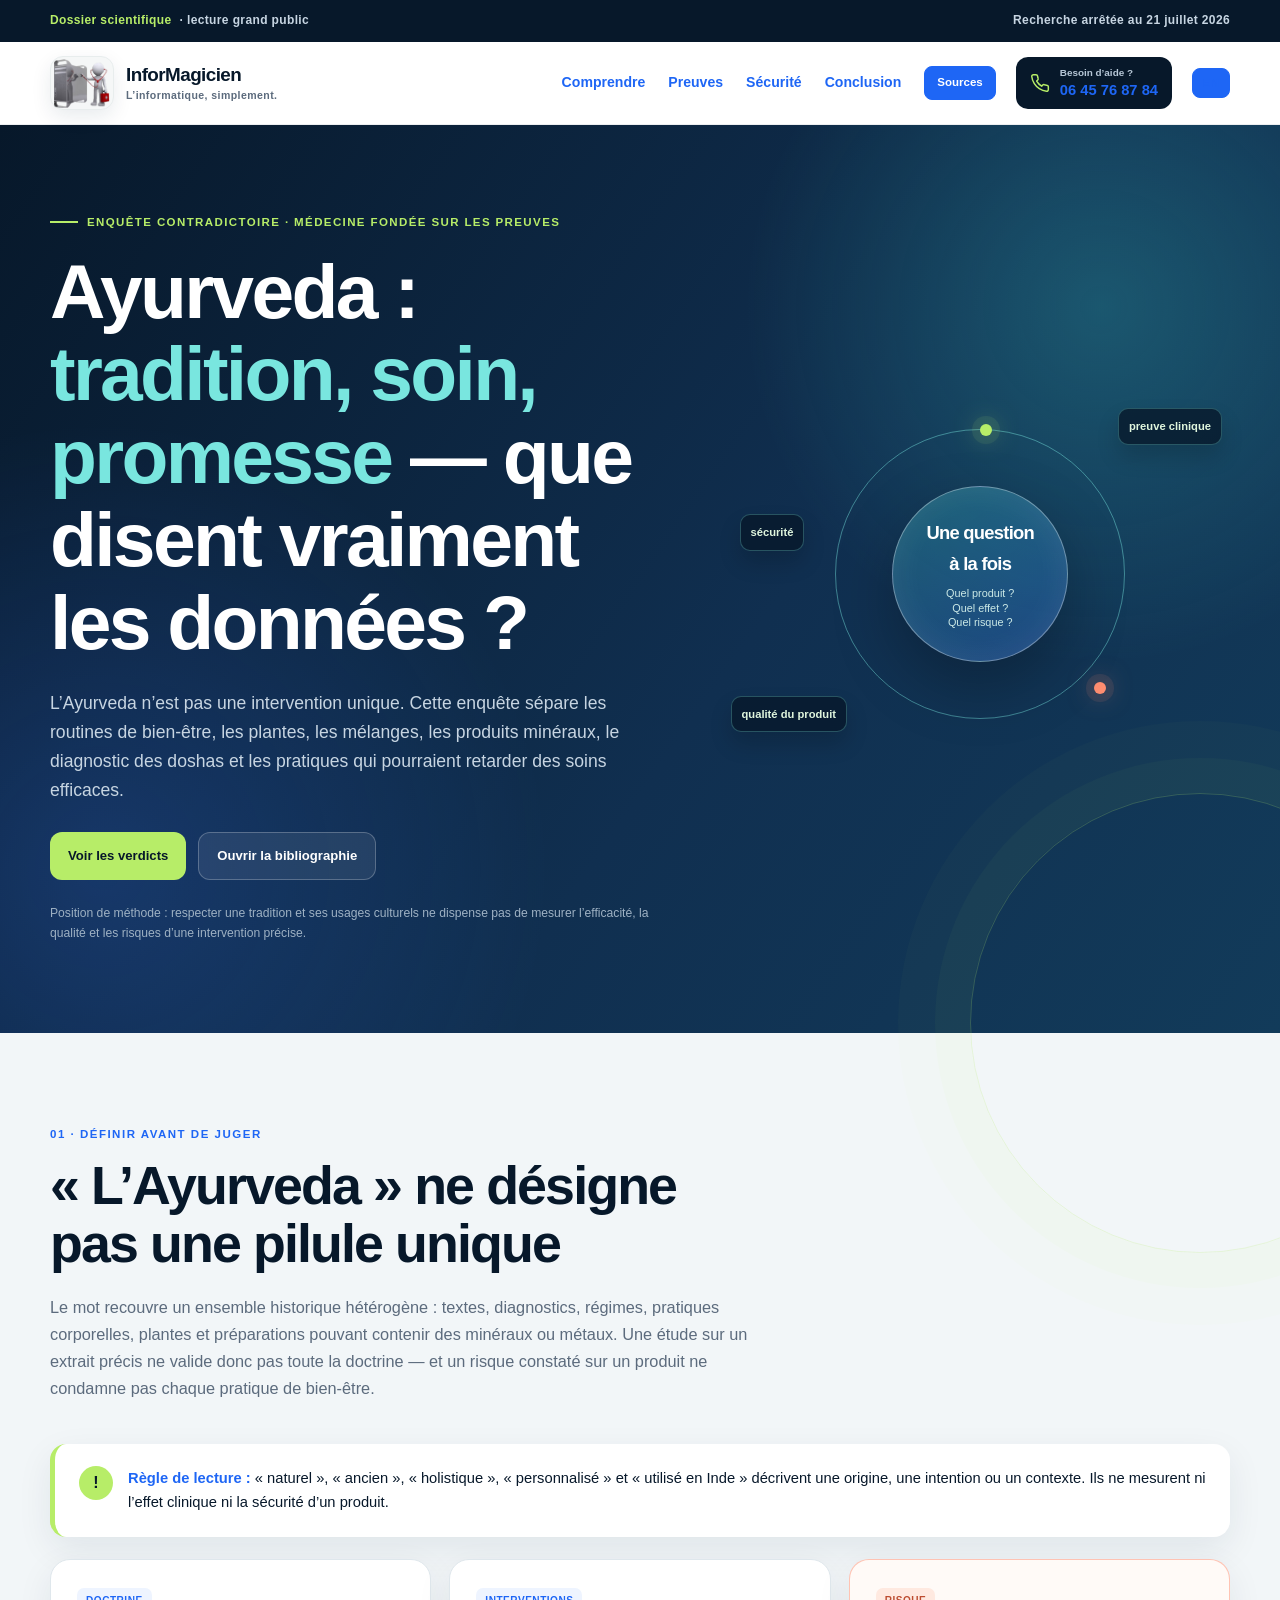
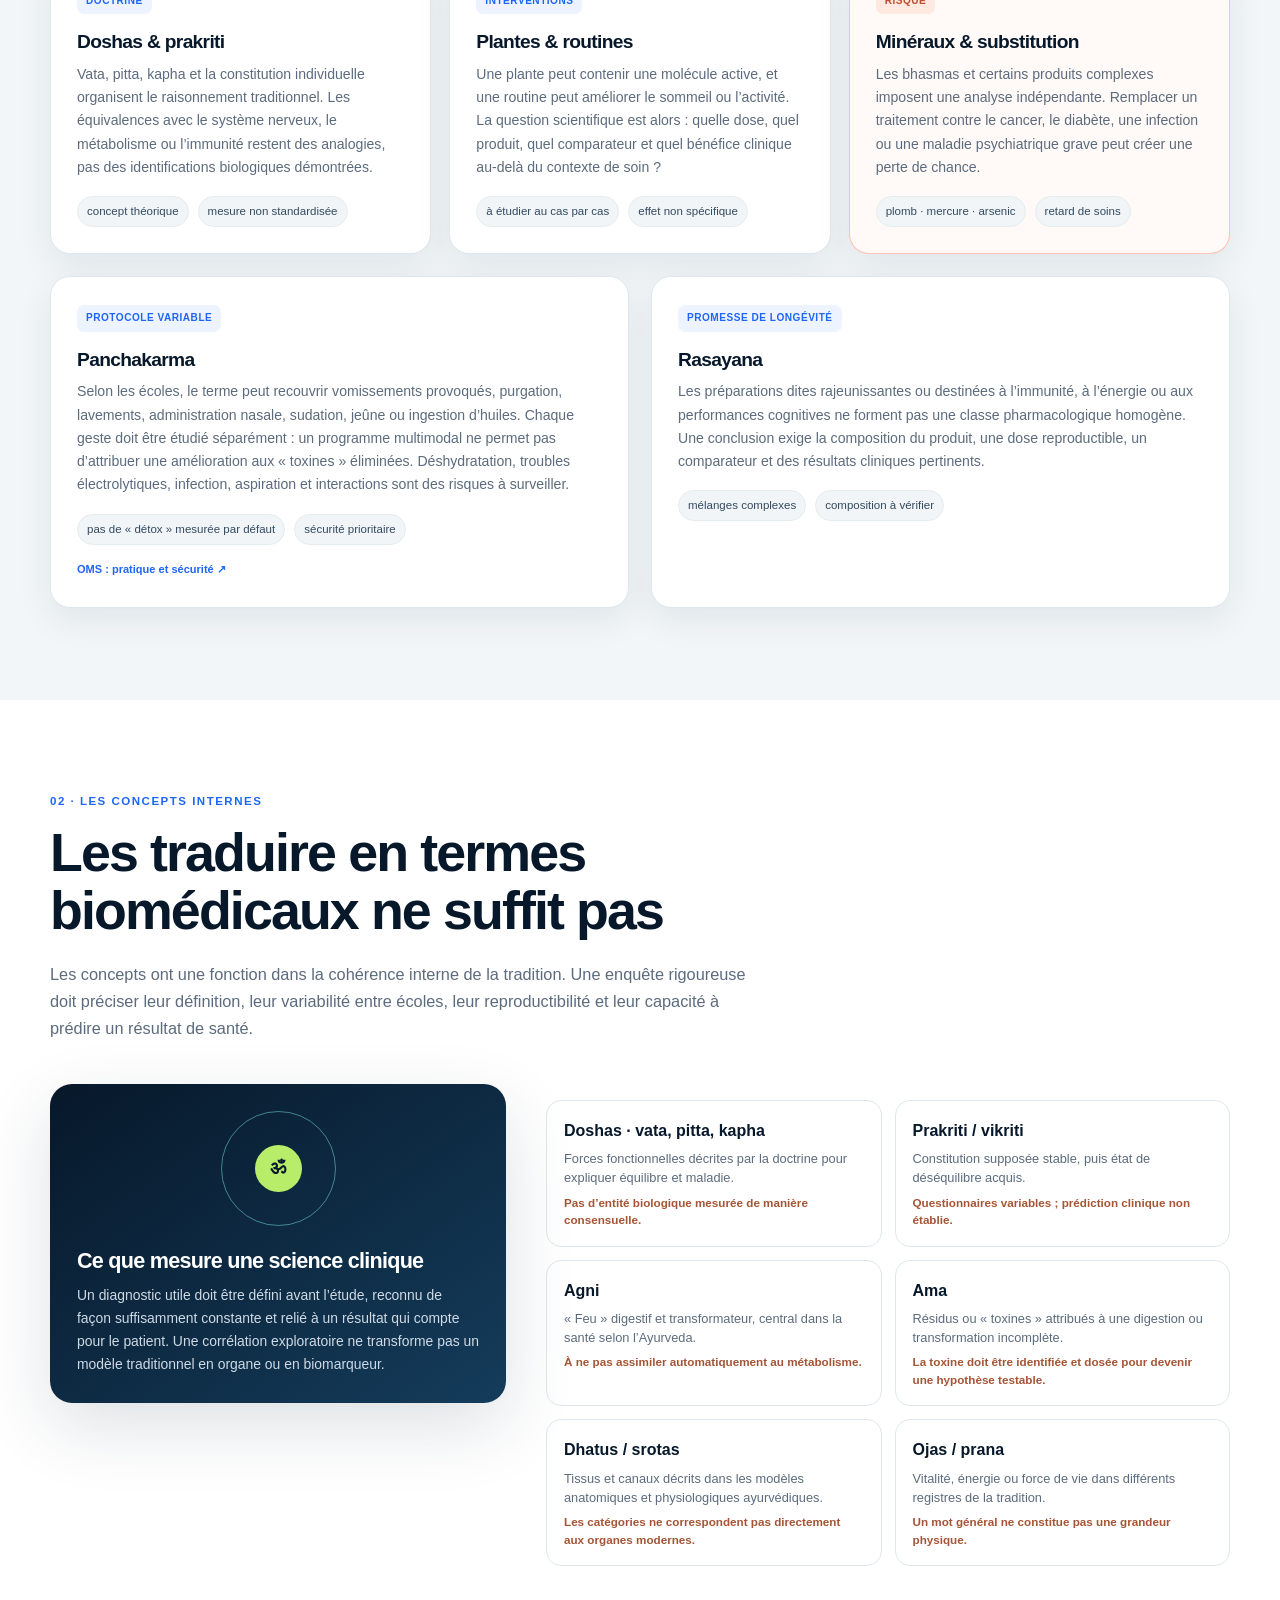
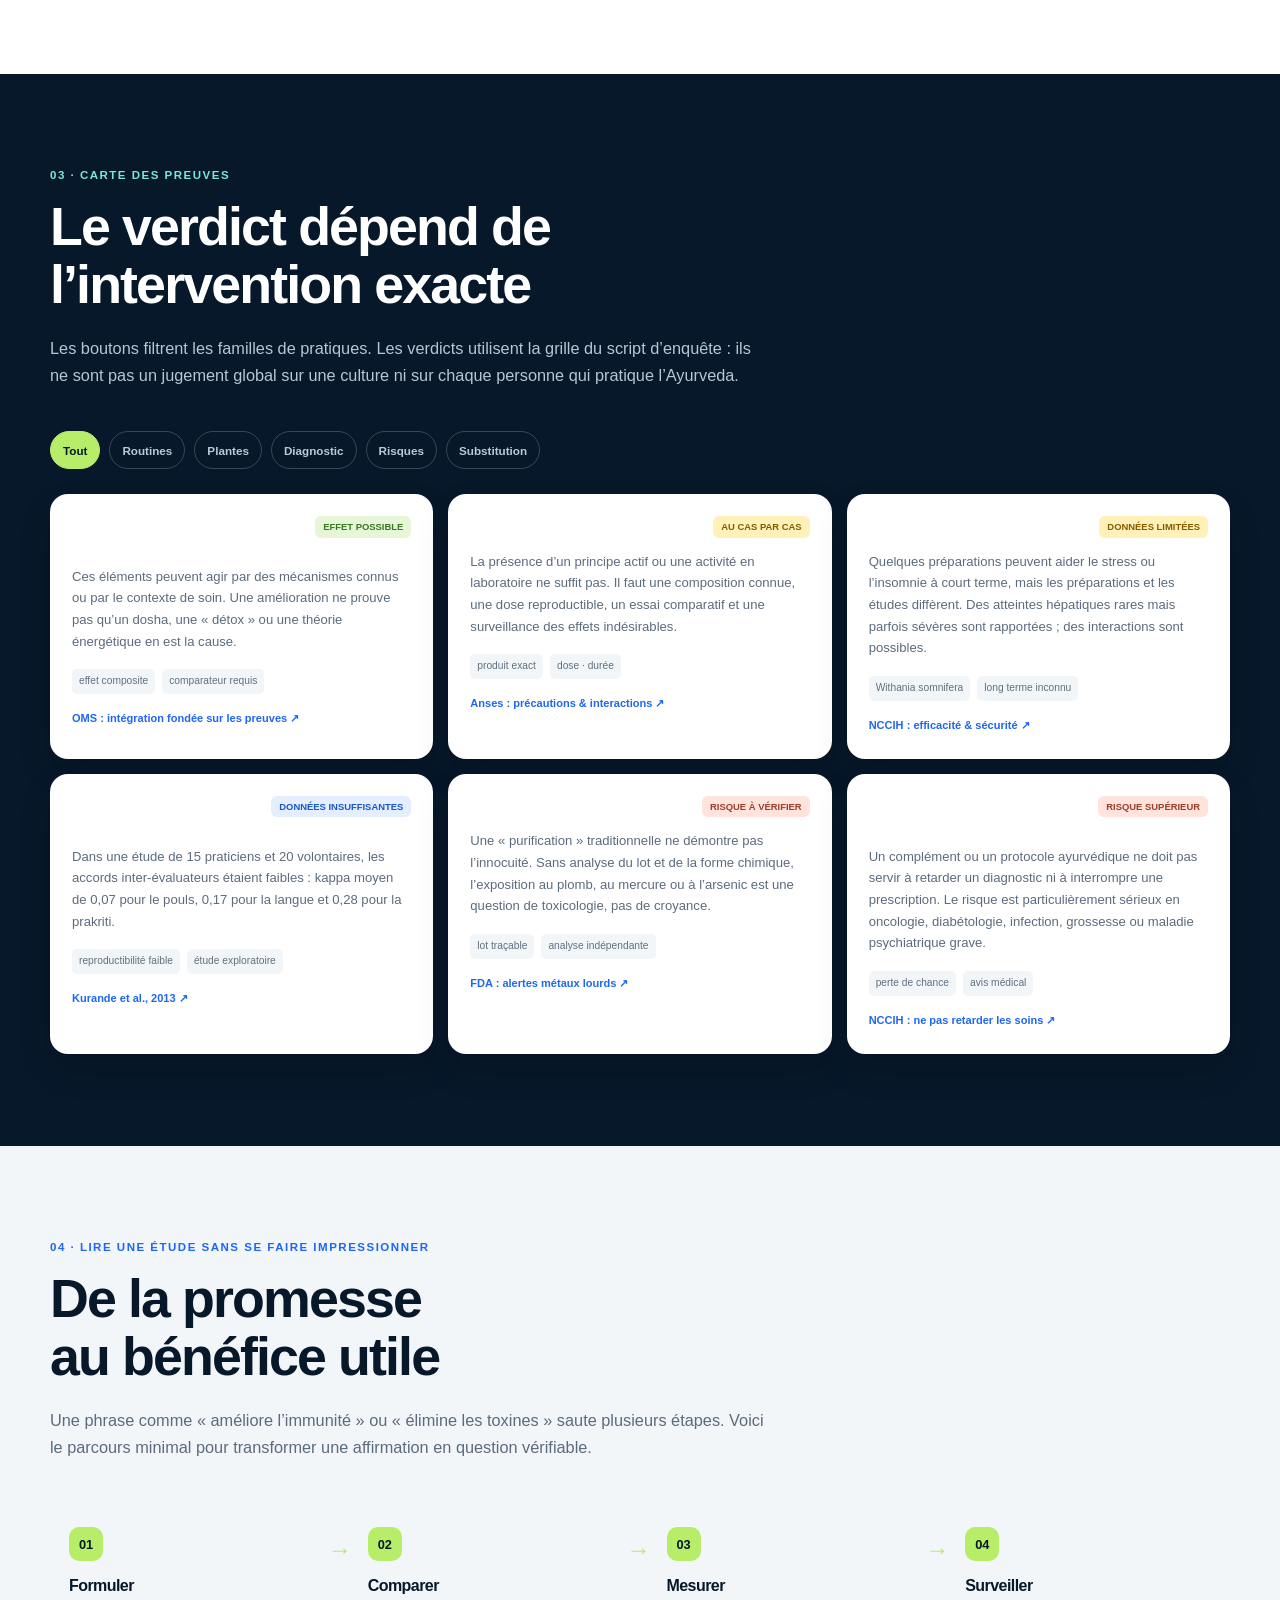
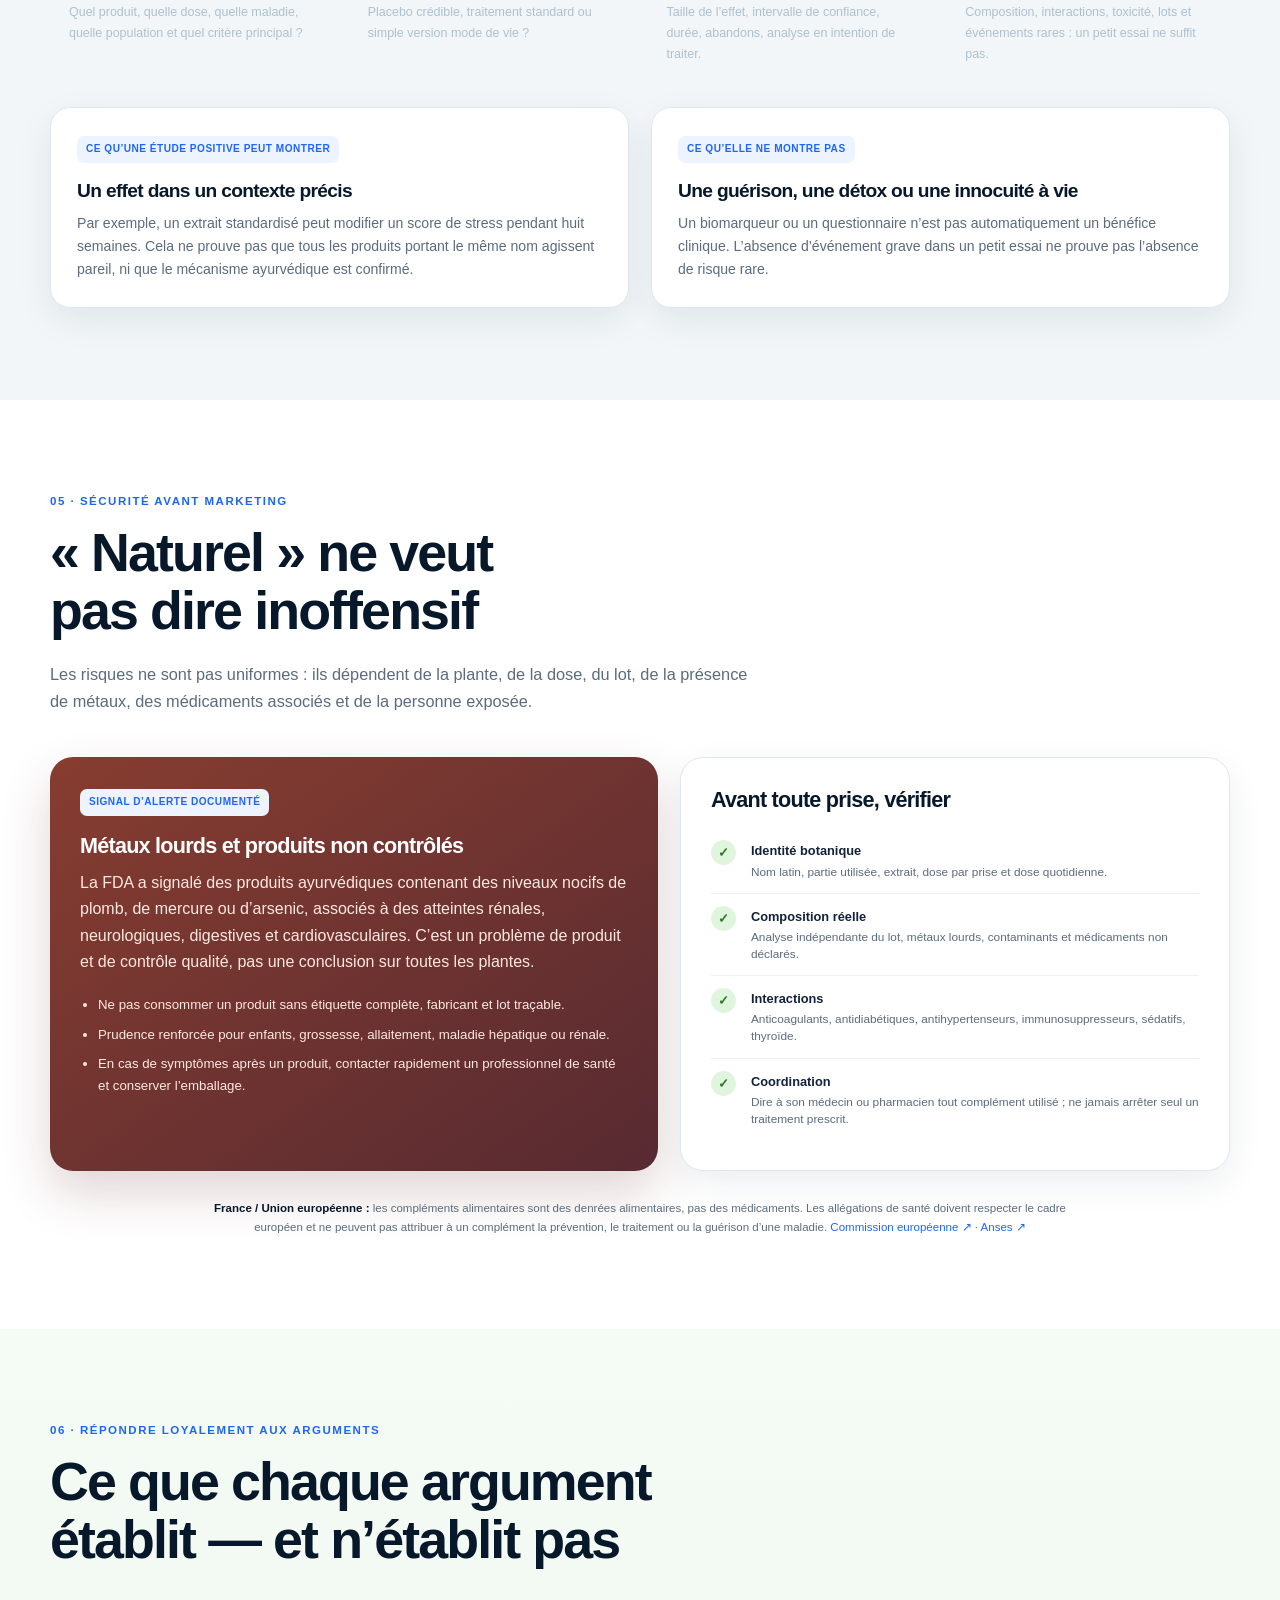
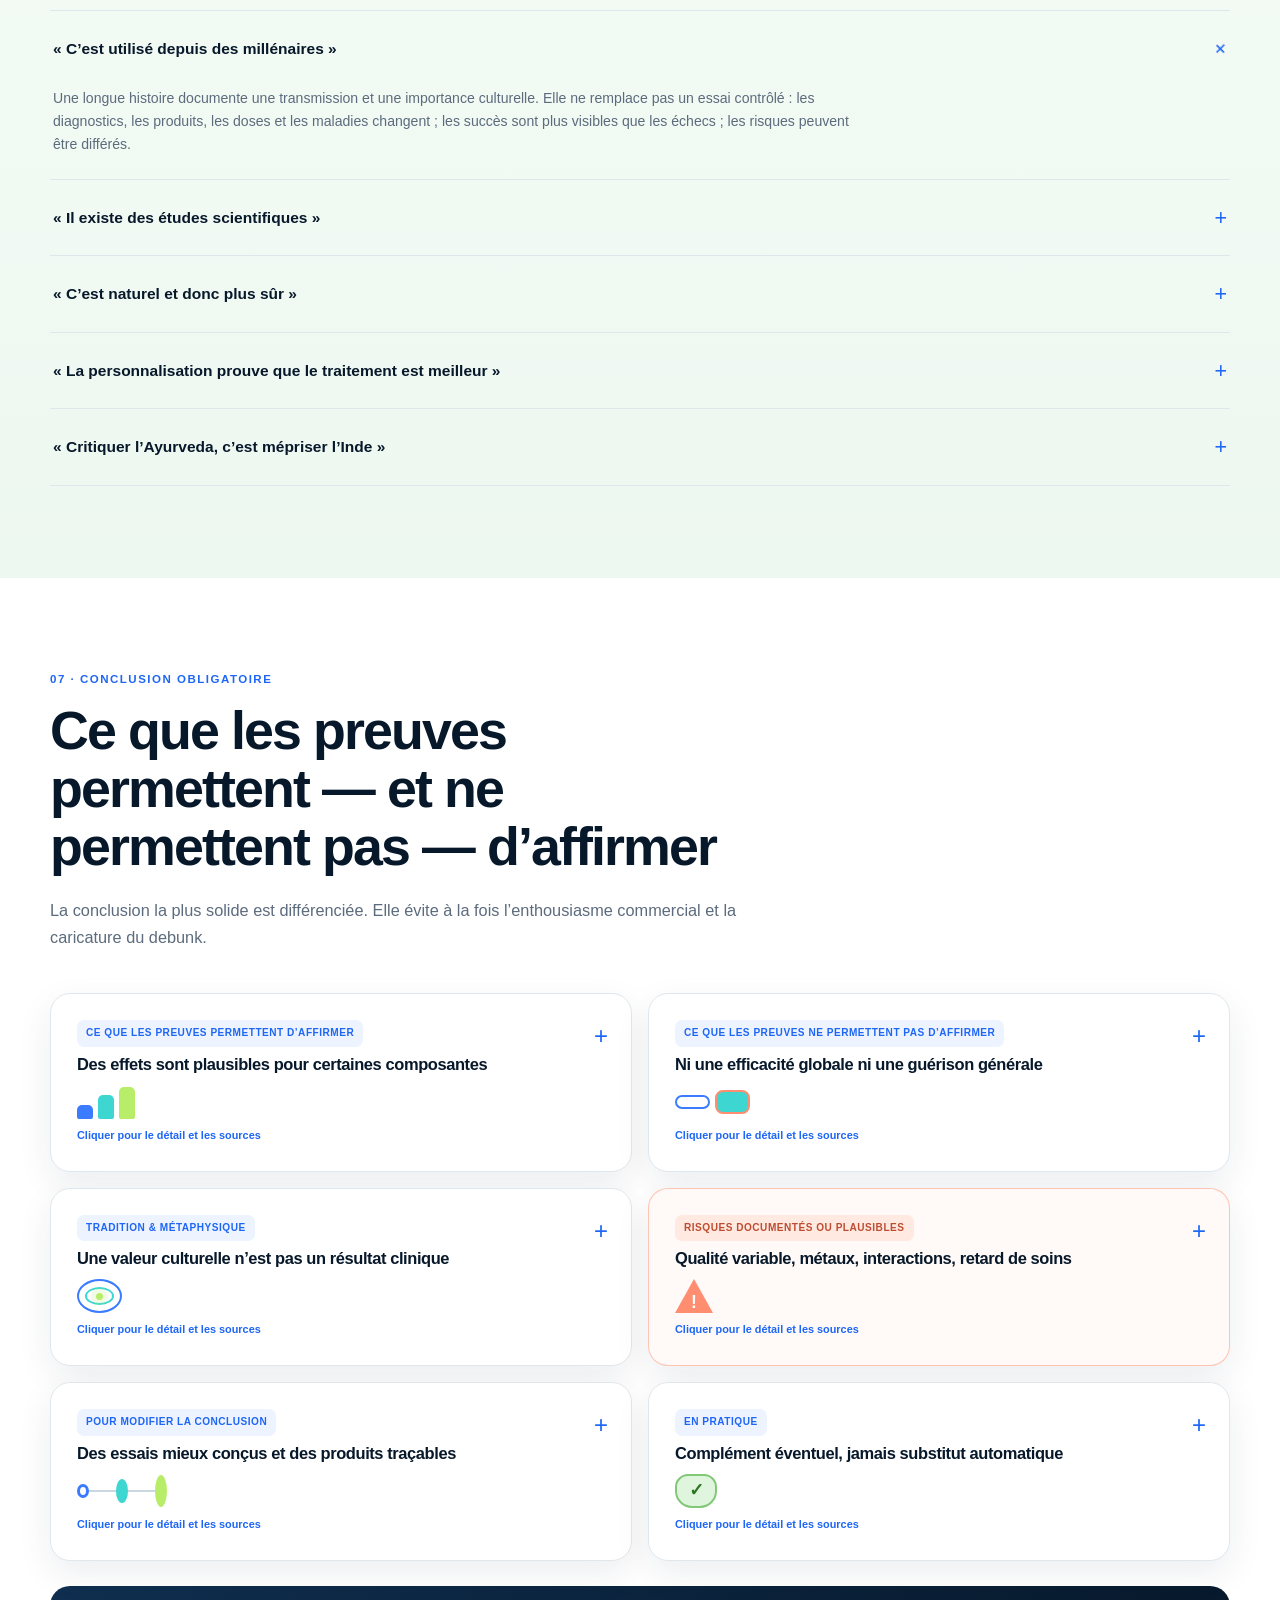
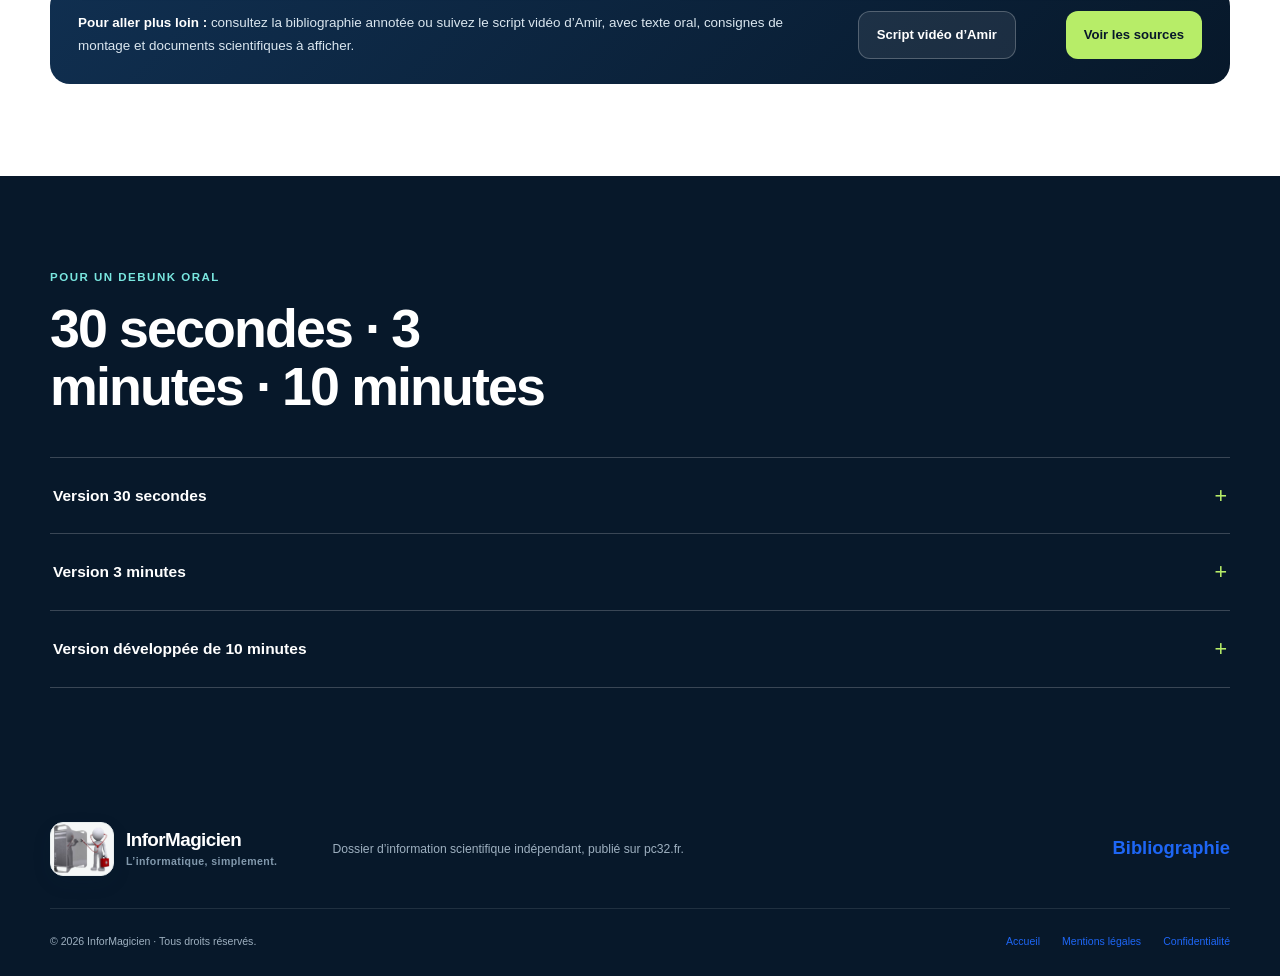
<file: ayurveda-debunk.html>
<!doctype html>
<html lang="fr">
<head>
  <meta charset="utf-8">
  <meta name="viewport" content="width=device-width, initial-scale=1">
  <title>Ayurveda : ce que les preuves permettent d'affirmer | PC32</title>
  <meta name="description" content="Enquête scientifique grand public sur l'Ayurveda : doctrine, plantes, diagnostic, Panchakarma, métaux lourds, efficacité, risques et niveau de preuve.">
  <meta name="robots" content="index, follow, max-image-preview:large, max-snippet:-1, max-video-preview:-1">
  <meta name="author" content="InforMagicien">
  <meta name="theme-color" content="#07182a">
  <link rel="canonical" href="https://www.pc32.fr/ayurveda-debunk.html">
  <link rel="icon" href="assets/favicon.png" type="image/png" sizes="256x256">
  <link rel="stylesheet" href="styles.css?v=20260727-7">
  <script src="script.js?v=20260721-9" defer></script>
  <style>
    :root {
      --sage: #dff5dd;
      --coral: #ff8d70;
      --gold: #ffd166;
      --ink-soft: #334a61;
    }

    .ay-page { overflow-x: hidden; }
    .ay-page a { color: var(--blue-600); }
    .ay-page h1, .ay-page h2, .ay-page h3 { text-wrap: balance; }
    .ay-topbar { color: #c7d5e2; background: var(--navy-950); }
    .ay-topbar .topbar__inner { min-height: 42px; }
    .ay-topbar p { margin: 0; font-size: .75rem; }
    .ay-topbar strong { color: var(--lime-400); }
    .ay-hero {
      position: relative;
      isolation: isolate;
      padding: 80px 0 90px;
      color: #dce8f2;
      background:
        radial-gradient(circle at 86% 20%, rgba(61,214,208,.23), transparent 27%),
        radial-gradient(circle at 8% 82%, rgba(59,123,255,.22), transparent 32%),
        linear-gradient(125deg, #07182a 0%, #102f50 58%, #123b5a 100%);
    }
    .ay-hero::after {
      content: "";
      position: absolute;
      z-index: -1;
      width: 460px;
      height: 460px;
      right: -150px;
      bottom: -220px;
      border: 1px solid rgba(183,237,104,.22);
      border-radius: 50%;
      box-shadow: 0 0 0 35px rgba(183,237,104,.03), 0 0 0 72px rgba(183,237,104,.02);
      animation: ay-spin 28s linear infinite;
    }
    .ay-hero__grid { display: grid; grid-template-columns: minmax(0, 1.1fr) minmax(300px, .9fr); gap: 70px; align-items: center; }
    .eyebrow { display: inline-flex; align-items: center; gap: 9px; margin-bottom: 18px; color: var(--lime-400); font-size: .72rem; font-weight: 800; letter-spacing: .12em; text-transform: uppercase; }
    .eyebrow::before { content: ""; width: 28px; height: 2px; background: var(--lime-400); }
    .ay-hero h1 { max-width: 760px; margin-bottom: 25px; color: #fff; font-size: clamp(2.7rem, 6vw, 5.8rem); }
    .ay-hero h1 span { color: var(--cyan-300); }
    .ay-hero__lead { max-width: 680px; margin-bottom: 27px; color: #c7d5e2; font-size: 1.1rem; }
    .ay-hero__actions { display: flex; flex-wrap: wrap; gap: 12px; margin-top: 25px; }
    .ay-button { display: inline-flex; align-items: center; justify-content: center; min-height: 48px; padding: 12px 18px; border-radius: 12px; font-size: .82rem; font-weight: 800; text-decoration: none; transition: transform .2s ease, background .2s ease, color .2s ease; }
    .ay-button:hover, .ay-button:focus-visible { transform: translateY(-3px); }
    .ay-button--lime { color: var(--navy-950) !important; background: var(--lime-400); }
    .ay-button--ghost { color: #fff !important; background: rgba(255,255,255,.08); border: 1px solid rgba(255,255,255,.24); }
    .ay-button--ghost:hover, .ay-button--ghost:focus-visible { background: rgba(255,255,255,.16); }
    .ay-hero__note { max-width: 670px; margin: 23px 0 0; color: #9eb1c3; font-size: .76rem; }

    .ay-orbit { position: relative; min-height: 360px; display: grid; place-items: center; }
    .ay-orbit__ring { position: absolute; width: 290px; height: 290px; border: 1px solid rgba(121,230,223,.45); border-radius: 50%; animation: ay-spin 24s linear infinite; }
    .ay-orbit__ring::before, .ay-orbit__ring::after { content: ""; position: absolute; width: 12px; height: 12px; border-radius: 50%; background: var(--lime-400); box-shadow: 0 0 0 8px rgba(183,237,104,.08), 0 0 26px rgba(183,237,104,.75); }
    .ay-orbit__ring::before { top: -6px; left: 50%; }
    .ay-orbit__ring::after { right: 18px; bottom: 24px; background: var(--coral); box-shadow: 0 0 0 8px rgba(255,141,112,.1), 0 0 26px rgba(255,141,112,.7); }
    .ay-orbit__core { position: relative; z-index: 1; width: 176px; height: 176px; display: grid; place-items: center; padding: 28px; color: #fff; background: linear-gradient(145deg, rgba(61,214,208,.26), rgba(59,123,255,.28)); border: 1px solid rgba(255,255,255,.36); border-radius: 50%; box-shadow: 0 25px 60px rgba(0,0,0,.25), inset 0 0 34px rgba(255,255,255,.08); text-align: center; animation: ay-breathe 5s ease-in-out infinite; }
    .ay-orbit__core strong { display: block; font-size: 1.15rem; letter-spacing: -.04em; }
    .ay-orbit__core small { display: block; margin-top: 7px; color: #cbe9e6; font-size: .68rem; line-height: 1.35; }
    .ay-orbit__label { position: absolute; z-index: 2; padding: 8px 10px; color: #dff5dd; background: rgba(7,24,42,.78); border: 1px solid rgba(121,230,223,.28); border-radius: 10px; font-size: .7rem; font-weight: 800; box-shadow: 0 12px 22px rgba(0,0,0,.16); }
    .ay-orbit__label--one { top: 14px; right: 8px; }
    .ay-orbit__label--two { bottom: 22px; left: 0; }
    .ay-orbit__label--three { top: 120px; left: 9px; }
    @keyframes ay-spin { to { transform: rotate(360deg); } }
    @keyframes ay-breathe { 0%,100% { transform: scale(1); } 50% { transform: scale(1.035); } }

    .ay-section { padding: 92px 0; }
    .ay-section--soft { background: var(--soft); }
    .ay-section--sage { background: linear-gradient(180deg, #f5fbf5, #edf8f1); }
    .ay-section--navy { color: #cfdae5; background: var(--navy-950); }
    .ay-section--navy h2, .ay-section--navy h3 { color: #fff; }
    .ay-heading { max-width: 760px; margin-bottom: 42px; }
    .ay-heading p { max-width: 720px; margin: 0; color: var(--muted); font-size: 1.02rem; }
    .ay-section--navy .ay-heading p { color: #b6c6d5; }
    .ay-kicker { margin-bottom: 12px; color: var(--blue-600); font-size: .72rem; font-weight: 850; letter-spacing: .13em; text-transform: uppercase; }
    .ay-section--navy .ay-kicker { color: var(--cyan-300); }
    .ay-callout { display: grid; grid-template-columns: auto 1fr; align-items: start; gap: 15px; padding: 22px 24px; color: var(--navy-950); background: #fff; border-left: 5px solid var(--lime-400); border-radius: 16px; box-shadow: var(--shadow-sm); }
    .ay-callout__icon { width: 34px; height: 34px; display: grid; place-items: center; color: var(--navy-950); background: var(--lime-400); border-radius: 50%; font-weight: 900; }
    .ay-callout p { margin: 0; font-size: .92rem; }
    .ay-callout strong { color: var(--blue-600); }
    .ay-grid-3 { display: grid; grid-template-columns: repeat(3, 1fr); gap: 18px; }
    .ay-grid-2 { display: grid; grid-template-columns: repeat(2, 1fr); gap: 22px; }
    .ay-card { position: relative; padding: 26px; background: #fff; border: 1px solid var(--line); border-radius: 20px; box-shadow: var(--shadow-sm); }
    .ay-card h3 { margin-bottom: 10px; font-size: 1.2rem; }
    .ay-card p { margin: 0; color: var(--muted); font-size: .88rem; }
    .ay-card__tag { display: inline-flex; margin-bottom: 18px; padding: 5px 9px; color: var(--blue-600); background: #eef4ff; border-radius: 7px; font-size: .63rem; font-weight: 850; letter-spacing: .05em; text-transform: uppercase; }
    .ay-card--dark { color: #c7d5e2; background: #102f50; border-color: rgba(255,255,255,.1); }
    .ay-card--dark h3 { color: #fff; }
    .ay-card--dark p { color: #bfd0df; }
    .ay-card--dark .ay-card__tag { color: var(--lime-400); background: rgba(183,237,104,.12); }
    .ay-card--warn { border-color: rgba(255,141,112,.5); background: #fffaf7; }
    .ay-card--warn .ay-card__tag { color: #bd4d31; background: #ffe9e0; }
    .ay-chips { display: flex; flex-wrap: wrap; gap: 9px; margin-top: 17px; }
    .ay-chip { display: inline-flex; padding: 5px 9px; color: var(--ink-soft); background: #f1f5f7; border: 1px solid #e5ecef; border-radius: 999px; font-size: .72rem; }
    .ay-card--dark .ay-chip { color: #d8e3eb; background: rgba(255,255,255,.08); border-color: rgba(255,255,255,.12); }

    .ay-doctrine { display: grid; grid-template-columns: .8fr 1.2fr; gap: 40px; align-items: start; }
    .ay-doctrine__aside { position: sticky; top: 104px; padding: 27px; color: #cfdae5; background: linear-gradient(145deg, #07182a, #143c5b); border-radius: 22px; box-shadow: var(--shadow-md); }
    .ay-doctrine__aside h3 { margin-bottom: 12px; color: #fff; }
    .ay-doctrine__aside p { margin: 0; font-size: .87rem; }
    .ay-doctrine__aside .ay-orbit-mini { width: 115px; height: 115px; margin: 0 auto 23px; display: grid; place-items: center; border: 1px solid rgba(121,230,223,.5); border-radius: 50%; animation: ay-spin 20s linear infinite; }
    .ay-orbit-mini span { width: 47px; height: 47px; display: grid; place-items: center; color: var(--navy-950); background: var(--lime-400); border-radius: 50%; font-size: 1.2rem; font-weight: 900; animation: ay-spin 20s linear infinite reverse; }
    .ay-term-list { display: grid; grid-template-columns: repeat(2, 1fr); gap: 13px; }
    .ay-term { padding: 17px; background: #fff; border: 1px solid var(--line); border-radius: 15px; }
    .ay-term dt { color: var(--navy-950); font-weight: 850; }
    .ay-term dd { margin: 5px 0 0; color: var(--muted); font-size: .8rem; line-height: 1.5; }
    .ay-term dd span { display: block; margin-top: 6px; color: #a55535; font-size: .73rem; font-weight: 750; }

    .ay-filter { display: flex; flex-wrap: wrap; gap: 9px; margin: 0 0 25px; }
    .ay-filter button { min-height: 38px; padding: 8px 12px; color: #b9c9d7; background: transparent; border: 1px solid rgba(255,255,255,.2); border-radius: 999px; cursor: pointer; font: inherit; font-size: .73rem; font-weight: 800; transition: background .2s ease, color .2s ease, border .2s ease; }
    .ay-filter button:hover, .ay-filter button:focus-visible, .ay-filter button[aria-pressed="true"] { color: var(--navy-950); background: var(--lime-400); border-color: var(--lime-400); }
    .ay-verdict-grid { display: grid; grid-template-columns: repeat(3, 1fr); gap: 15px; }
    .ay-verdict { padding: 22px; background: #fff; border-radius: 18px; color: var(--ink); box-shadow: 0 16px 34px rgba(0,0,0,.12); transition: opacity .2s ease, transform .2s ease; }
    .ay-verdict.is-hidden { display: none; }
    .ay-verdict__head { display: flex; align-items: start; justify-content: space-between; gap: 12px; margin-bottom: 13px; }
    .ay-verdict h3 { margin: 0; font-size: 1.06rem; }
    .ay-verdict__badge { flex: 0 0 auto; padding: 5px 8px; border-radius: 6px; font-size: .59rem; font-weight: 900; line-height: 1.2; text-transform: uppercase; }
    .ay-verdict__badge--amber { color: #855c00; background: #fff1b8; }
    .ay-verdict__badge--blue { color: #1858c9; background: #e5eeff; }
    .ay-verdict__badge--red { color: #9d3e28; background: #ffe3dc; }
    .ay-verdict__badge--green { color: #387a24; background: #e6f6d7; }
    .ay-verdict p { margin: 0; color: var(--muted); font-size: .82rem; }
    .ay-verdict__meta { display: flex; flex-wrap: wrap; gap: 7px; margin-top: 17px; }
    .ay-verdict__meta span { padding: 4px 7px; color: #5f7082; background: #f3f6f8; border-radius: 5px; font-size: .64rem; }
    .ay-verdict__source { display: inline-block; margin-top: 15px; font-size: .69rem; font-weight: 800; }

    .ay-flow { display: grid; grid-template-columns: repeat(4, 1fr); gap: 15px; }
    .ay-flow__step { position: relative; padding: 23px 18px 20px; background: rgba(255,255,255,.06); border: 1px solid rgba(255,255,255,.13); border-radius: 18px; }
    .ay-flow__step:not(:last-child)::after { content: "→"; position: absolute; top: 26px; right: -19px; z-index: 2; color: var(--lime-400); font-size: 1.5rem; }
    .ay-flow__number { width: 34px; height: 34px; display: grid; place-items: center; margin-bottom: 16px; color: var(--navy-950); background: var(--lime-400); border-radius: 10px; font-size: .8rem; font-weight: 900; }
    .ay-flow h3 { margin-bottom: 8px; font-size: 1rem; }
    .ay-flow p { margin: 0; color: #adc0cf; font-size: .78rem; }

    .ay-safety { display: grid; grid-template-columns: 1.05fr .95fr; gap: 22px; align-items: stretch; }
    .ay-warning { padding: 30px; color: #fff; background: linear-gradient(145deg, #873d30, #572a31); border-radius: 23px; box-shadow: 0 22px 50px rgba(102,47,39,.2); }
    .ay-warning h3 { color: #fff; }
    .ay-warning p { color: #ffe8e1; }
    .ay-warning ul { margin: 18px 0 0; padding-left: 18px; color: #ffe8e1; font-size: .83rem; }
    .ay-warning li + li { margin-top: 8px; }
    .ay-checklist { padding: 30px; background: #fff; border: 1px solid var(--line); border-radius: 23px; box-shadow: var(--shadow-sm); }
    .ay-checklist h3 { margin-bottom: 17px; }
    .ay-checklist__row { display: grid; grid-template-columns: 29px 1fr; gap: 11px; align-items: start; padding: 12px 0; border-top: 1px solid #edf1f2; }
    .ay-checklist__row:first-of-type { border-top: 0; }
    .ay-checklist__mark { width: 25px; height: 25px; display: grid; place-items: center; color: #2e7626; background: var(--sage); border-radius: 50%; font-size: .8rem; font-weight: 900; }
    .ay-checklist strong { display: block; font-size: .8rem; }
    .ay-checklist span { display: block; margin-top: 2px; color: var(--muted); font-size: .74rem; line-height: 1.45; }

    .ay-accordion { border-top: 1px solid var(--line); }
    .ay-accordion details { border-bottom: 1px solid var(--line); }
    .ay-accordion summary { display: flex; align-items: center; justify-content: space-between; gap: 18px; padding: 20px 3px; color: var(--navy-950); cursor: pointer; font-size: .97rem; font-weight: 800; list-style: none; }
    .ay-accordion summary::-webkit-details-marker { display: none; }
    .ay-accordion summary::after { content: "+"; color: var(--blue-600); font-size: 1.35rem; font-weight: 400; transition: transform .2s ease; }
    .ay-accordion details[open] summary::after { transform: rotate(45deg); }
    .ay-accordion__body { max-width: 850px; padding: 0 42px 22px 3px; color: var(--muted); font-size: .88rem; }
    .ay-accordion__body p:last-child { margin-bottom: 0; }
    .ay-accordion__body strong { color: var(--navy-950); }
    .ay-section--navy .ay-accordion { border-color: rgba(255,255,255,.2); }
    .ay-section--navy .ay-accordion details { border-color: rgba(255,255,255,.2); }
    .ay-section--navy .ay-accordion summary { color: #fff; }
    .ay-section--navy .ay-accordion summary::after { color: var(--lime-400); }
    .ay-section--navy .ay-accordion__body { color: #c7d5e2; }
    .ay-section--navy .ay-accordion__body strong { color: #fff; }

    .ay-final { display: grid; grid-template-columns: repeat(2, 1fr); gap: 16px; }
    .ay-final .ay-card { min-height: 175px; }
    .ay-final .ay-card h3 { font-size: 1.03rem; }
    .ay-final .ay-card p { font-size: .82rem; }
    .ay-final__details { min-height: 0 !important; padding: 0; overflow: hidden; }
    .ay-final__details summary { position: relative; min-height: 175px; display: flex; flex-direction: column; align-items: flex-start; gap: 8px; padding: 26px; cursor: pointer; list-style: none; }
    .ay-final__details summary::-webkit-details-marker { display: none; }
    .ay-final__details .ay-card__tag { margin-bottom: 0; }
    .ay-final__details summary::after { content: "+"; position: absolute; top: 22px; right: 23px; color: var(--blue-600); font-size: 1.5rem; font-weight: 400; transition: transform .25s ease; }
    .ay-final__details[open] summary::after { transform: rotate(45deg); }
    .ay-final__summary-title { max-width: 88%; color: var(--navy-950); font-size: 1.03rem; font-weight: 800; line-height: 1.15; letter-spacing: -.025em; }
    .ay-final__hint { margin-top: auto; color: var(--blue-600); font-size: .68rem; font-weight: 850; }
    .ay-final__body { padding: 0 26px 25px; border-top: 1px solid var(--line); color: var(--muted); font-size: .82rem; }
    .ay-final__body p { margin: 17px 0 0; }
    .ay-final__body p + p { margin-top: 12px; }
    .ay-final__body strong { color: var(--navy-950); }
    .ay-final__body a { font-weight: 800; }
    .ay-detail-visual { width: 82px; height: 34px; display: flex; align-items: flex-end; gap: 5px; margin: 3px 0 0; }
    .ay-detail-visual i { display: block; width: 16px; border-radius: 5px 5px 2px 2px; background: var(--blue-500); animation: ay-bars 1.8s ease-in-out infinite alternate; }
    .ay-detail-visual i:nth-child(1) { height: 14px; animation-delay: -.35s; }
    .ay-detail-visual i:nth-child(2) { height: 24px; animation-delay: -.7s; background: var(--cyan-400); }
    .ay-detail-visual i:nth-child(3) { height: 32px; background: var(--lime-400); }
    .ay-detail-visual--boundary { align-items: center; }
    .ay-detail-visual--boundary i { width: 35px; height: 22px; border: 2px solid var(--blue-500); background: transparent; border-radius: 8px; animation: ay-panels 2.2s ease-in-out infinite; }
    .ay-detail-visual--boundary i:nth-child(2) { border-color: var(--coral); animation-delay: -.7s; }
    .ay-detail-visual--tradition { position: relative; display: block; width: 45px; height: 34px; border: 2px solid var(--blue-500); border-radius: 50%; animation: ay-spin 6s linear infinite; }
    .ay-detail-visual--tradition::before, .ay-detail-visual--tradition::after { content: ""; position: absolute; border-radius: 50%; }
    .ay-detail-visual--tradition::before { inset: 6px; border: 2px solid var(--cyan-400); }
    .ay-detail-visual--tradition::after { top: 12px; left: 17px; width: 7px; height: 7px; background: var(--lime-400); box-shadow: 0 0 0 5px rgba(183,237,104,.18); }
    .ay-detail-visual--risk { width: 38px; height: 34px; position: relative; display: grid; place-items: center; color: #fff; background: var(--coral); clip-path: polygon(50% 0, 100% 100%, 0 100%); animation: ay-alert 1.7s ease-in-out infinite; }
    .ay-detail-visual--risk::after { content: "!"; padding-top: 9px; font-size: 1.1rem; font-style: normal; font-weight: 900; }
    .ay-detail-visual--research { position: relative; width: 90px; height: 34px; display: flex; align-items: center; justify-content: space-between; }
    .ay-detail-visual--research::before { content: ""; position: absolute; right: 4px; left: 4px; height: 2px; background: #cbd8e2; }
    .ay-detail-visual--research i { position: relative; z-index: 1; width: 12px; height: 12px; border: 3px solid var(--blue-500); border-radius: 50%; background: #fff; animation: ay-dots 2s ease-in-out infinite alternate; }
    .ay-detail-visual--research i:nth-child(2) { border-color: var(--cyan-400); animation-delay: -.6s; }
    .ay-detail-visual--research i:nth-child(3) { border-color: var(--lime-400); animation-delay: -1.2s; }
    .ay-detail-visual--practice { width: 42px; height: 34px; display: grid; place-items: center; color: #2e7626; background: var(--sage); border: 2px solid #81c877; border-radius: 13px 13px 17px 17px; animation: ay-shield 2.2s ease-in-out infinite; }
    .ay-detail-visual--practice::after { content: "✓"; font-size: 1.1rem; font-weight: 900; }
    @keyframes ay-bars { from { transform: scaleY(.72); transform-origin: bottom; } to { transform: scaleY(1); transform-origin: bottom; } }
    @keyframes ay-panels { 0%,100% { transform: translateX(0); } 50% { transform: translateX(3px); } }
    @keyframes ay-alert { 0%,100% { transform: translateY(0); } 50% { transform: translateY(-3px); } }
    @keyframes ay-dots { from { transform: scale(.8); } to { transform: scale(1.1); } }
    @keyframes ay-shield { 0%,100% { transform: scale(1); } 50% { transform: scale(1.06); } }
    @media (prefers-reduced-motion: reduce) { .ay-detail-visual, .ay-detail-visual * { animation: none !important; } }
    .ay-source-strip { display: flex; flex-wrap: wrap; align-items: center; justify-content: space-between; gap: 20px; padding: 25px 28px; color: #dbe7f0; background: linear-gradient(135deg, #102f50, #07182a); border-radius: 20px; }
    .ay-source-strip p { max-width: 730px; margin: 0; font-size: .84rem; }
    .ay-source-strip strong { color: #fff; }
    .ay-source-strip .ay-button { flex-shrink: 0; }
    .ay-ref { font-size: .67em; font-weight: 900; vertical-align: super; text-decoration: none; }
    .ay-legal { max-width: 900px; margin: 28px auto 0; color: var(--muted); font-size: .72rem; text-align: center; }
    .ay-legal strong { color: var(--navy-950); }

    @media (max-width: 980px) {
      .ay-hero__grid, .ay-doctrine, .ay-safety { grid-template-columns: 1fr; }
      .ay-orbit { min-height: 290px; max-width: 520px; margin: 0 auto; }
      .ay-doctrine__aside { position: static; }
      .ay-verdict-grid { grid-template-columns: repeat(2, 1fr); }
      .ay-flow { grid-template-columns: repeat(2, 1fr); }
      .ay-flow__step:nth-child(2)::after { display: none; }
    }
    @media (max-width: 680px) {
      .ay-hero { padding: 55px 0 65px; }
      .ay-hero__grid { gap: 36px; }
      .ay-hero__lead { font-size: .97rem; }
      .ay-section { padding: 65px 0; }
      .ay-grid-3, .ay-grid-2, .ay-term-list, .ay-verdict-grid, .ay-flow, .ay-final { grid-template-columns: 1fr; }
      .ay-orbit__ring { width: 240px; height: 240px; }
      .ay-orbit__label--one { right: -3px; }
      .ay-flow__step:not(:last-child)::after { display: none; }
      .ay-filter { gap: 7px; }
      .ay-filter button { font-size: .68rem; }
      .ay-accordion__body { padding-right: 0; }
    }
    @media (prefers-reduced-motion: reduce) {
      *, *::before, *::after { scroll-behavior: auto !important; animation-duration: .001ms !important; animation-iteration-count: 1 !important; transition-duration: .001ms !important; }
    }
  </style>
  <script type="application/ld+json">
  {
    "@context":"https://schema.org",
    "@type":"Article",
    "headline":"Ayurveda : ce que les preuves permettent d'affirmer",
    "description":"Dossier de vulgarisation scientifique sur les interventions ayurvédiques, leur efficacité, leur diagnostic et leurs risques.",
    "inLanguage":"fr-FR",
    "dateModified":"2026-07-21",
    "author":{"@type":"Organization","name":"InforMagicien"},
    "publisher":{"@type":"Organization","name":"InforMagicien","url":"https://www.pc32.fr/"},
    "mainEntityOfPage":"https://www.pc32.fr/ayurveda-debunk.html"
  }
  </script>
</head>
<body id="accueil" class="ay-page">
  <a class="skip-link" href="#contenu">Aller au contenu</a>
  <div class="topbar ay-topbar">
    <div class="container topbar__inner">
      <p><strong>Dossier scientifique</strong> · lecture grand public</p>
      <p class="topbar__hours">Recherche arrêtée au 21 juillet 2026</p>
    </div>
  </div>
  <header class="site-header">
    <div class="container header__inner">
      <a class="brand" href="index.html" aria-label="InforMagicien, retour à l’accueil">
        <span class="brand__mark" aria-hidden="true"><img src="assets/logo-informagicien.png" alt=""></span>
        <span class="brand__text"><strong>InforMagicien</strong><small>L’informatique, simplement.</small></span>
      </a>
      <button class="nav-toggle" type="button" aria-expanded="false" aria-controls="site-nav"><span></span><span></span><span></span><span class="sr-only">Ouvrir le menu</span></button>
      <nav class="site-nav" id="site-nav" aria-label="Navigation du dossier">
        <a href="#comprendre">Comprendre</a>
        <a href="#preuves">Preuves</a>
        <a href="#securite">Sécurité</a>
        <a href="#conclusion">Conclusion</a>
        <a class="site-nav__website" href="ayurveda-sources.html">Sources</a>
      </nav>
      <a class="header-call" href="tel:+33645768784"><svg aria-hidden="true" viewBox="0 0 24 24"><path d="M22 16.92v3a2 2 0 0 1-2.18 2 19.79 19.79 0 0 1-8.63-3.07 19.5 19.5 0 0 1-6-6A19.79 19.79 0 0 1 2.12 4.18 2 2 0 0 1 4.11 2h3a2 2 0 0 1 2 1.72c.12.9.33 1.78.62 2.63a2 2 0 0 1-.45 2.11L8 9.73a16 16 0 0 0 6 6l1.27-1.27a2 2 0 0 1 2.11-.45c.85.29 1.73.5 2.63.62A2 2 0 0 1 22 16.92Z"/></svg><span><small>Besoin d’aide ?</small>06 45 76 87 84</span></a>
      <a class="language-switch" href="index-en.html" lang="en" aria-label="View the English version">EN</a>
    </div>
  </header>

  <main id="contenu">
    <section class="ay-hero">
      <div class="container ay-hero__grid">
        <div>
          <div class="eyebrow">Enquête contradictoire · médecine fondée sur les preuves</div>
          <h1>Ayurveda : <span>tradition, soin, promesse</span> — que disent vraiment les données&nbsp;?</h1>
          <p class="ay-hero__lead">L’Ayurveda n’est pas une intervention unique. Cette enquête sépare les routines de bien-être, les plantes, les mélanges, les produits minéraux, le diagnostic des doshas et les pratiques qui pourraient retarder des soins efficaces.</p>
          <div class="ay-hero__actions"><a class="ay-button ay-button--lime" href="#verdict">Voir les verdicts</a><a class="ay-button ay-button--ghost" href="ayurveda-sources.html">Ouvrir la bibliographie</a></div>
          <p class="ay-hero__note">Position de méthode : respecter une tradition et ses usages culturels ne dispense pas de mesurer l’efficacité, la qualité et les risques d’une intervention précise.</p>
        </div>
        <div class="ay-orbit" aria-label="Animation résumant les trois questions de l’enquête">
          <div class="ay-orbit__ring" aria-hidden="true"></div>
          <div class="ay-orbit__core"><div><strong>Une question<br>à la fois</strong><small>Quel produit ?<br>Quel effet ?<br>Quel risque ?</small></div></div>
          <span class="ay-orbit__label ay-orbit__label--one">preuve clinique</span><span class="ay-orbit__label ay-orbit__label--two">qualité du produit</span><span class="ay-orbit__label ay-orbit__label--three">sécurité</span>
        </div>
      </div>
    </section>

    <section class="ay-section ay-section--soft" id="comprendre">
      <div class="container">
        <div class="ay-heading"><div class="ay-kicker">01 · Définir avant de juger</div><h2>« L’Ayurveda » ne désigne pas une pilule unique</h2><p>Le mot recouvre un ensemble historique hétérogène : textes, diagnostics, régimes, pratiques corporelles, plantes et préparations pouvant contenir des minéraux ou métaux. Une étude sur un extrait précis ne valide donc pas toute la doctrine — et un risque constaté sur un produit ne condamne pas chaque pratique de bien-être.</p></div>
        <div class="ay-callout"><div class="ay-callout__icon" aria-hidden="true">!</div><p><strong>Règle de lecture :</strong> « naturel », « ancien », « holistique », « personnalisé » et « utilisé en Inde » décrivent une origine, une intention ou un contexte. Ils ne mesurent ni l’effet clinique ni la sécurité d’un produit.</p></div>
        <div class="ay-grid-3" style="margin-top:22px">
          <article class="ay-card"><span class="ay-card__tag">Doctrine</span><h3>Doshas & prakriti</h3><p>Vata, pitta, kapha et la constitution individuelle organisent le raisonnement traditionnel. Les équivalences avec le système nerveux, le métabolisme ou l’immunité restent des analogies, pas des identifications biologiques démontrées.</p><div class="ay-chips"><span class="ay-chip">concept théorique</span><span class="ay-chip">mesure non standardisée</span></div></article>
          <article class="ay-card"><span class="ay-card__tag">Interventions</span><h3>Plantes & routines</h3><p>Une plante peut contenir une molécule active, et une routine peut améliorer le sommeil ou l’activité. La question scientifique est alors : quelle dose, quel produit, quel comparateur et quel bénéfice clinique au-delà du contexte de soin&nbsp;?</p><div class="ay-chips"><span class="ay-chip">à étudier au cas par cas</span><span class="ay-chip">effet non spécifique</span></div></article>
          <article class="ay-card ay-card--warn"><span class="ay-card__tag">Risque</span><h3>Minéraux & substitution</h3><p>Les bhasmas et certains produits complexes imposent une analyse indépendante. Remplacer un traitement contre le cancer, le diabète, une infection ou une maladie psychiatrique grave peut créer une perte de chance.</p><div class="ay-chips"><span class="ay-chip">plomb · mercure · arsenic</span><span class="ay-chip">retard de soins</span></div></article>
        </div>
        <div class="ay-grid-2" style="margin-top:22px">
          <article class="ay-card"><span class="ay-card__tag">Protocole variable</span><h3>Panchakarma</h3><p>Selon les écoles, le terme peut recouvrir vomissements provoqués, purgation, lavements, administration nasale, sudation, jeûne ou ingestion d’huiles. Chaque geste doit être étudié séparément : un programme multimodal ne permet pas d’attribuer une amélioration aux « toxines » éliminées. Déshydratation, troubles électrolytiques, infection, aspiration et interactions sont des risques à surveiller.</p><div class="ay-chips"><span class="ay-chip">pas de « détox » mesurée par défaut</span><span class="ay-chip">sécurité prioritaire</span></div><a class="ay-verdict__source" href="https://www.who.int/publications/i/item/9789240042674" target="_blank" rel="noopener">OMS : pratique et sécurité ↗</a></article>
          <article class="ay-card"><span class="ay-card__tag">Promesse de longévité</span><h3>Rasayana</h3><p>Les préparations dites rajeunissantes ou destinées à l’immunité, à l’énergie ou aux performances cognitives ne forment pas une classe pharmacologique homogène. Une conclusion exige la composition du produit, une dose reproductible, un comparateur et des résultats cliniques pertinents.</p><div class="ay-chips"><span class="ay-chip">mélanges complexes</span><span class="ay-chip">composition à vérifier</span></div></article>
        </div>
      </div>
    </section>

    <section class="ay-section" id="doctrine">
      <div class="container">
        <div class="ay-heading"><div class="ay-kicker">02 · Les concepts internes</div><h2>Les traduire en termes biomédicaux ne suffit pas</h2><p>Les concepts ont une fonction dans la cohérence interne de la tradition. Une enquête rigoureuse doit préciser leur définition, leur variabilité entre écoles, leur reproductibilité et leur capacité à prédire un résultat de santé.</p></div>
        <div class="ay-doctrine">
          <aside class="ay-doctrine__aside"><div class="ay-orbit-mini" aria-hidden="true"><span>ॐ</span></div><h3>Ce que mesure une science clinique</h3><p>Un diagnostic utile doit être défini avant l’étude, reconnu de façon suffisamment constante et relié à un résultat qui compte pour le patient. Une corrélation exploratoire ne transforme pas un modèle traditionnel en organe ou en biomarqueur.</p></aside>
          <dl class="ay-term-list">
            <div class="ay-term"><dt>Doshas · vata, pitta, kapha</dt><dd>Forces fonctionnelles décrites par la doctrine pour expliquer équilibre et maladie.<span>Pas d’entité biologique mesurée de manière consensuelle.</span></dd></div>
            <div class="ay-term"><dt>Prakriti / vikriti</dt><dd>Constitution supposée stable, puis état de déséquilibre acquis.<span>Questionnaires variables ; prédiction clinique non établie.</span></dd></div>
            <div class="ay-term"><dt>Agni</dt><dd>« Feu » digestif et transformateur, central dans la santé selon l’Ayurveda.<span>À ne pas assimiler automatiquement au métabolisme.</span></dd></div>
            <div class="ay-term"><dt>Ama</dt><dd>Résidus ou « toxines » attribués à une digestion ou transformation incomplète.<span>La toxine doit être identifiée et dosée pour devenir une hypothèse testable.</span></dd></div>
            <div class="ay-term"><dt>Dhatus / srotas</dt><dd>Tissus et canaux décrits dans les modèles anatomiques et physiologiques ayurvédiques.<span>Les catégories ne correspondent pas directement aux organes modernes.</span></dd></div>
            <div class="ay-term"><dt>Ojas / prana</dt><dd>Vitalité, énergie ou force de vie dans différents registres de la tradition.<span>Un mot général ne constitue pas une grandeur physique.</span></dd></div>
          </dl>
        </div>
      </div>
    </section>

    <section class="ay-section ay-section--navy" id="preuves">
      <div class="container" id="verdict">
        <div class="ay-heading"><div class="ay-kicker">03 · Carte des preuves</div><h2>Le verdict dépend de l’intervention exacte</h2><p>Les boutons filtrent les familles de pratiques. Les verdicts utilisent la grille du script d’enquête : ils ne sont pas un jugement global sur une culture ni sur chaque personne qui pratique l’Ayurveda.</p></div>
        <div class="ay-filter" role="group" aria-label="Filtrer les verdicts"><button type="button" data-filter="all" aria-pressed="true">Tout</button><button type="button" data-filter="routine" aria-pressed="false">Routines</button><button type="button" data-filter="plante" aria-pressed="false">Plantes</button><button type="button" data-filter="diagnostic" aria-pressed="false">Diagnostic</button><button type="button" data-filter="risque" aria-pressed="false">Risques</button><button type="button" data-filter="substitution" aria-pressed="false">Substitution</button></div>
        <div class="ay-verdict-grid">
          <article class="ay-verdict" data-kind="routine"><div class="ay-verdict__head"><h3>Régime, sommeil, activité, yoga</h3><span class="ay-verdict__badge ay-verdict__badge--green">Effet possible</span></div><p>Ces éléments peuvent agir par des mécanismes connus ou par le contexte de soin. Une amélioration ne prouve pas qu’un dosha, une « détox » ou une théorie énergétique en est la cause.</p><div class="ay-verdict__meta"><span>effet composite</span><span>comparateur requis</span></div><a class="ay-verdict__source" href="https://www.who.int/news-room/questions-and-answers/item/traditional-medicine" target="_blank" rel="noopener">OMS : intégration fondée sur les preuves ↗</a></article>
          <article class="ay-verdict" data-kind="plante"><div class="ay-verdict__head"><h3>Plantes ou extrait standardisé</h3><span class="ay-verdict__badge ay-verdict__badge--amber">Au cas par cas</span></div><p>La présence d’un principe actif ou une activité en laboratoire ne suffit pas. Il faut une composition connue, une dose reproductible, un essai comparatif et une surveillance des effets indésirables.</p><div class="ay-verdict__meta"><span>produit exact</span><span>dose · durée</span></div><a class="ay-verdict__source" href="https://www.anses.fr/fr/content/complements-alimentaires-base-de-plantes-vers-une-meilleure-information-des-consommateurs" target="_blank" rel="noopener">Anses : précautions & interactions ↗</a></article>
          <article class="ay-verdict" data-kind="plante"><div class="ay-verdict__head"><h3>Ashwagandha</h3><span class="ay-verdict__badge ay-verdict__badge--amber">Données limitées</span></div><p>Quelques préparations peuvent aider le stress ou l’insomnie à court terme, mais les préparations et les études diffèrent. Des atteintes hépatiques rares mais parfois sévères sont rapportées ; des interactions sont possibles.</p><div class="ay-verdict__meta"><span>Withania somnifera</span><span>long terme inconnu</span></div><a class="ay-verdict__source" href="https://www.nccih.nih.gov/health/ashwagandha" target="_blank" rel="noopener">NCCIH : efficacité & sécurité ↗</a></article>
          <article class="ay-verdict" data-kind="diagnostic"><div class="ay-verdict__head"><h3>Lecture du pouls / de la langue</h3><span class="ay-verdict__badge ay-verdict__badge--blue">Données insuffisantes</span></div><p>Dans une étude de 15 praticiens et 20 volontaires, les accords inter-évaluateurs étaient faibles : kappa moyen de 0,07 pour le pouls, 0,17 pour la langue et 0,28 pour la prakriti.</p><div class="ay-verdict__meta"><span>reproductibilité faible</span><span>étude exploratoire</span></div><a class="ay-verdict__source" href="https://pubmed.ncbi.nlm.nih.gov/24191170/" target="_blank" rel="noopener">Kurande et al., 2013 ↗</a></article>
          <article class="ay-verdict" data-kind="risque"><div class="ay-verdict__head"><h3>Bhasma / produit minéral</h3><span class="ay-verdict__badge ay-verdict__badge--red">Risque à vérifier</span></div><p>Une « purification » traditionnelle ne démontre pas l’innocuité. Sans analyse du lot et de la forme chimique, l’exposition au plomb, au mercure ou à l’arsenic est une question de toxicologie, pas de croyance.</p><div class="ay-verdict__meta"><span>lot traçable</span><span>analyse indépendante</span></div><a class="ay-verdict__source" href="https://www.fda.gov/drugs/fraudulent-products/fda-warns-about-heavy-metal-poisoning-associated-certain-unapproved-ayurvedic-drug-products" target="_blank" rel="noopener">FDA : alertes métaux lourds ↗</a></article>
          <article class="ay-verdict" data-kind="substitution"><div class="ay-verdict__head"><h3>Remplacer un traitement efficace</h3><span class="ay-verdict__badge ay-verdict__badge--red">Risque supérieur</span></div><p>Un complément ou un protocole ayurvédique ne doit pas servir à retarder un diagnostic ni à interrompre une prescription. Le risque est particulièrement sérieux en oncologie, diabétologie, infection, grossesse ou maladie psychiatrique grave.</p><div class="ay-verdict__meta"><span>perte de chance</span><span>avis médical</span></div><a class="ay-verdict__source" href="https://www.nccih.nih.gov/health/ayurvedic-medicine-in-depth" target="_blank" rel="noopener">NCCIH : ne pas retarder les soins ↗</a></article>
        </div>
      </div>
    </section>

    <section class="ay-section ay-section--soft">
      <div class="container">
        <div class="ay-heading"><div class="ay-kicker">04 · Lire une étude sans se faire impressionner</div><h2>De la promesse au bénéfice utile</h2><p>Une phrase comme « améliore l’immunité » ou « élimine les toxines » saute plusieurs étapes. Voici le parcours minimal pour transformer une affirmation en question vérifiable.</p></div>
        <div class="ay-flow">
          <div class="ay-flow__step"><div class="ay-flow__number">01</div><h3>Formuler</h3><p>Quel produit, quelle dose, quelle maladie, quelle population et quel critère principal&nbsp;?</p></div>
          <div class="ay-flow__step"><div class="ay-flow__number">02</div><h3>Comparer</h3><p>Placebo crédible, traitement standard ou simple version mode de vie&nbsp;?</p></div>
          <div class="ay-flow__step"><div class="ay-flow__number">03</div><h3>Mesurer</h3><p>Taille de l’effet, intervalle de confiance, durée, abandons, analyse en intention de traiter.</p></div>
          <div class="ay-flow__step"><div class="ay-flow__number">04</div><h3>Surveiller</h3><p>Composition, interactions, toxicité, lots et événements rares : un petit essai ne suffit pas.</p></div>
        </div>
        <div class="ay-grid-2" style="margin-top:22px">
          <article class="ay-card"><span class="ay-card__tag">Ce qu’une étude positive peut montrer</span><h3>Un effet dans un contexte précis</h3><p>Par exemple, un extrait standardisé peut modifier un score de stress pendant huit semaines. Cela ne prouve pas que tous les produits portant le même nom agissent pareil, ni que le mécanisme ayurvédique est confirmé.</p></article>
          <article class="ay-card"><span class="ay-card__tag">Ce qu’elle ne montre pas</span><h3>Une guérison, une détox ou une innocuité à vie</h3><p>Un biomarqueur ou un questionnaire n’est pas automatiquement un bénéfice clinique. L’absence d’événement grave dans un petit essai ne prouve pas l’absence de risque rare.</p></article>
        </div>
      </div>
    </section>

    <section class="ay-section" id="securite">
      <div class="container">
        <div class="ay-heading"><div class="ay-kicker">05 · Sécurité avant marketing</div><h2>« Naturel » ne veut pas dire inoffensif</h2><p>Les risques ne sont pas uniformes : ils dépendent de la plante, de la dose, du lot, de la présence de métaux, des médicaments associés et de la personne exposée.</p></div>
        <div class="ay-safety">
          <article class="ay-warning"><span class="ay-card__tag">Signal d’alerte documenté</span><h3>Métaux lourds et produits non contrôlés</h3><p>La FDA a signalé des produits ayurvédiques contenant des niveaux nocifs de plomb, de mercure ou d’arsenic, associés à des atteintes rénales, neurologiques, digestives et cardiovasculaires. C’est un problème de produit et de contrôle qualité, pas une conclusion sur toutes les plantes.</p><ul><li>Ne pas consommer un produit sans étiquette complète, fabricant et lot traçable.</li><li>Prudence renforcée pour enfants, grossesse, allaitement, maladie hépatique ou rénale.</li><li>En cas de symptômes après un produit, contacter rapidement un professionnel de santé et conserver l’emballage.</li></ul></article>
          <article class="ay-checklist"><h3>Avant toute prise, vérifier</h3><div class="ay-checklist__row"><div class="ay-checklist__mark">✓</div><div><strong>Identité botanique</strong><span>Nom latin, partie utilisée, extrait, dose par prise et dose quotidienne.</span></div></div><div class="ay-checklist__row"><div class="ay-checklist__mark">✓</div><div><strong>Composition réelle</strong><span>Analyse indépendante du lot, métaux lourds, contaminants et médicaments non déclarés.</span></div></div><div class="ay-checklist__row"><div class="ay-checklist__mark">✓</div><div><strong>Interactions</strong><span>Anticoagulants, antidiabétiques, antihypertenseurs, immunosuppresseurs, sédatifs, thyroïde.</span></div></div><div class="ay-checklist__row"><div class="ay-checklist__mark">✓</div><div><strong>Coordination</strong><span>Dire à son médecin ou pharmacien tout complément utilisé ; ne jamais arrêter seul un traitement prescrit.</span></div></div></article>
        </div>
        <p class="ay-legal"><strong>France / Union européenne :</strong> les compléments alimentaires sont des denrées alimentaires, pas des médicaments. Les allégations de santé doivent respecter le cadre européen et ne peuvent pas attribuer à un complément la prévention, le traitement ou la guérison d’une maladie. <a href="https://food.ec.europa.eu/food-safety/labelling-and-nutrition/nutrition-and-health-claims_en" target="_blank" rel="noopener">Commission européenne ↗</a> · <a href="https://www.anses.fr/fr/content/complements-alimentaires-base-de-plantes-vers-une-meilleure-information-des-consommateurs" target="_blank" rel="noopener">Anses ↗</a></p>
      </div>
    </section>

    <section class="ay-section ay-section--sage">
      <div class="container">
        <div class="ay-heading"><div class="ay-kicker">06 · Répondre loyalement aux arguments</div><h2>Ce que chaque argument établit — et n’établit pas</h2></div>
        <div class="ay-accordion">
          <details open><summary>« C’est utilisé depuis des millénaires »</summary><div class="ay-accordion__body"><p>Une longue histoire documente une transmission et une importance culturelle. Elle ne remplace pas un essai contrôlé : les diagnostics, les produits, les doses et les maladies changent ; les succès sont plus visibles que les échecs ; les risques peuvent être différés.</p></div></details>
          <details><summary>« Il existe des études scientifiques »</summary><div class="ay-accordion__body"><p>Oui, certaines études existent. La bonne question est leur taille, leur qualité, leur préenregistrement, leur comparateur, la composition du produit, la durée et la réplication indépendante. Le NCCIH résume que quelques essais suggèrent un effet sur l’arthrose ou certains symptômes du diabète, mais que la plupart sont petits ou mal conçus.</p></div></details>
          <details><summary>« C’est naturel et donc plus sûr »</summary><div class="ay-accordion__body"><p>Une plante est une source de molécules actives : cela peut créer un effet, une interaction ou une toxicité. L’Anses rappelle que des compléments à base de plantes peuvent provoquer des allergies, des atteintes hépatiques et des interactions, surtout selon l’extrait et la sensibilité de la personne.</p></div></details>
          <details><summary>« La personnalisation prouve que le traitement est meilleur »</summary><div class="ay-accordion__body"><p>Personnaliser peut améliorer l’écoute et l’adhésion. Pour démontrer une précision médicale, il faut toutefois un diagnostic reproductible et un bénéfice supérieur à une consultation attentive, à un conseil de mode de vie ou à un traitement standard. L’étude de fiabilité du diagnostic ayurvédique montre justement une concordance faible entre praticiens pour le pouls et la langue.</p></div></details>
          <details><summary>« Critiquer l’Ayurveda, c’est mépriser l’Inde »</summary><div class="ay-accordion__body"><p>Respect culturel et évaluation clinique sont compatibles. Une enquête sérieuse distingue les personnes, l’histoire et les usages de la question précise : un produit donné soigne-t-il cette maladie, à cette dose, avec quel risque et quelle alternative&nbsp;?</p></div></details>
        </div>
      </div>
    </section>

    <section class="ay-section" id="conclusion">
      <div class="container">
        <div class="ay-heading"><div class="ay-kicker">07 · Conclusion obligatoire</div><h2>Ce que les preuves permettent — et ne permettent pas — d’affirmer</h2><p>La conclusion la plus solide est différenciée. Elle évite à la fois l’enthousiasme commercial et la caricature du debunk.</p></div>
        <div class="ay-final">
          <details class="ay-card ay-final__details">
            <summary><span class="ay-card__tag">Ce que les preuves permettent d’affirmer</span><span class="ay-final__summary-title">Des effets sont plausibles pour certaines composantes</span><span class="ay-detail-visual ay-detail-visual--evidence" aria-hidden="true"><i></i><i></i><i></i></span><span class="ay-final__hint">Cliquer pour le détail et les sources</span></summary>
            <div class="ay-final__body"><p>Des routines de mode de vie peuvent être utiles ; certaines plantes ont une pharmacologie réelle ; quelques préparations ont des signaux cliniques. Cela doit être vérifié produit par produit, avec sa dose, sa composition et son comparateur.</p><p><strong>Ce que cela veut dire :</strong> un signal positif peut concerner une intervention précise sans valider l’ensemble de l’Ayurveda ni sa théorie des doshas.</p><p><strong>Sources :</strong> <a href="https://www.nccih.nih.gov/health/ayurvedic-medicine-in-depth" target="_blank" rel="noopener">NCCIH, synthèse des essais ↗</a> · <a href="https://www.who.int/news-room/questions-and-answers/item/traditional-medicine" target="_blank" rel="noopener">OMS, intégration fondée sur les preuves ↗</a></p></div>
          </details>
          <details class="ay-card ay-final__details">
            <summary><span class="ay-card__tag">Ce que les preuves ne permettent pas d’affirmer</span><span class="ay-final__summary-title">Ni une efficacité globale ni une guérison générale</span><span class="ay-detail-visual ay-detail-visual--boundary" aria-hidden="true"><i></i><i></i></span><span class="ay-final__hint">Cliquer pour le détail et les sources</span></summary>
            <div class="ay-final__body"><p>Les données ne valident pas l’ensemble de la doctrine, les doshas comme organes biologiques, ni les promesses de détoxification, d’immunité ou de traitement du cancer sans preuve spécifique sur l’intervention concernée.</p><p><strong>Pourquoi :</strong> une étude sur un extrait, un questionnaire ou un biomarqueur ne démontre pas une guérison, une prévention générale ou une supériorité sur le traitement standard.</p><p><strong>Sources :</strong> <a href="https://www.nccih.nih.gov/health/ayurvedic-medicine-in-depth" target="_blank" rel="noopener">NCCIH, limites des essais disponibles ↗</a> · <a href="https://www.who.int/news-room/questions-and-answers/item/traditional-medicine" target="_blank" rel="noopener">OMS, exigence de validation rigoureuse ↗</a></p></div>
          </details>
          <details class="ay-card ay-final__details">
            <summary><span class="ay-card__tag">Tradition & métaphysique</span><span class="ay-final__summary-title">Une valeur culturelle n’est pas un résultat clinique</span><span class="ay-detail-visual ay-detail-visual--tradition" aria-hidden="true"></span><span class="ay-final__hint">Cliquer pour le détail et les sources</span></summary>
            <div class="ay-final__body"><p>Agni, ama, prana, ojas et l’équilibre constitutionnel appartiennent au vocabulaire doctrinal. Ils peuvent être décrits fidèlement comme des concepts internes sans être présentés comme des organes, des toxines ou des énergies mesurées.</p><p><strong>Pour devenir des hypothèses scientifiques :</strong> un concept doit être défini, mesuré avec une méthode reproductible et relié à un résultat de santé vérifiable.</p><p><strong>Sources :</strong> <a href="https://www.who.int/publications/i/item/9789240064935" target="_blank" rel="noopener">OMS, terminologies ayurvédiques ↗</a> · <a href="https://pubmed.ncbi.nlm.nih.gov/24191170/" target="_blank" rel="noopener">Kurande et al., fiabilité du diagnostic ↗</a></p></div>
          </details>
          <details class="ay-card ay-card--warn ay-final__details">
            <summary><span class="ay-card__tag">Risques documentés ou plausibles</span><span class="ay-final__summary-title">Qualité variable, métaux, interactions, retard de soins</span><span class="ay-detail-visual ay-detail-visual--risk" aria-hidden="true"></span><span class="ay-final__hint">Cliquer pour le détail et les sources</span></summary>
            <div class="ay-final__body"><p>Les alertes sur les métaux lourds, les atteintes hépatiques liées à certains produits et les interactions imposent une vigilance accrue. Le risque augmente si l’Ayurveda remplace une prise en charge validée.</p><p><strong>Situations prioritaires :</strong> grossesse, allaitement, enfance, maladie hépatique ou rénale, anticoagulants, diabète, immunodépression et traitements psychiatriques ou anticancéreux.</p><p><strong>Sources :</strong> <a href="https://www.fda.gov/drugs/fraudulent-products/fda-warns-about-heavy-metal-poisoning-associated-certain-unapproved-ayurvedic-drug-products" target="_blank" rel="noopener">FDA, métaux lourds ↗</a> · <a href="https://www.ncbi.nlm.nih.gov/books/NBK548536/" target="_blank" rel="noopener">LiverTox, Ashwagandha et foie ↗</a> · <a href="https://www.anses.fr/fr/content/complements-alimentaires-base-de-plantes-vers-une-meilleure-information-des-consommateurs" target="_blank" rel="noopener">Anses, plantes et interactions ↗</a></p></div>
          </details>
          <details class="ay-card ay-final__details">
            <summary><span class="ay-card__tag">Pour modifier la conclusion</span><span class="ay-final__summary-title">Des essais mieux conçus et des produits traçables</span><span class="ay-detail-visual ay-detail-visual--research" aria-hidden="true"><i></i><i></i><i></i></span><span class="ay-final__hint">Cliquer pour le détail et les sources</span></summary>
            <div class="ay-final__body"><p>Il faudrait des produits standardisés, des essais préenregistrés, des comparateurs crédibles, des critères cliniques pertinents, un suivi assez long et une pharmacovigilance indépendante.</p><p><strong>Le point décisif :</strong> chaque résultat devrait être répliqué avec la même formulation et rester interprétable malgré les abandons, les comparaisons multiples et les effets du mode de vie.</p><p><strong>Sources :</strong> <a href="https://www.who.int/publications-detail-redirect/9789241506090" target="_blank" rel="noopener">OMS, méthodologie de recherche en médecine traditionnelle ↗</a> · <a href="https://www.who.int/publications/i/item/9789240042674" target="_blank" rel="noopener">OMS, qualité et sécurité de la pratique ↗</a></p></div>
          </details>
          <details class="ay-card ay-final__details">
            <summary><span class="ay-card__tag">En pratique</span><span class="ay-final__summary-title">Complément éventuel, jamais substitut automatique</span><span class="ay-detail-visual ay-detail-visual--practice" aria-hidden="true"></span><span class="ay-final__hint">Cliquer pour le détail et les sources</span></summary>
            <div class="ay-final__body"><p>Avant toute décision : parler de la composition exacte avec un médecin ou un pharmacien, surtout en cas de grossesse, maladie chronique, traitement régulier ou symptômes persistants.</p><p><strong>Règle de sécurité :</strong> ne pas interrompre seul un traitement prescrit et ne pas retarder un diagnostic pour essayer un produit présenté comme détoxifiant, immunostimulant ou curatif.</p><p><strong>Sources :</strong> <a href="https://www.nccih.nih.gov/health/ayurvedic-medicine-in-depth" target="_blank" rel="noopener">NCCIH, ne pas retarder les soins ↗</a> · <a href="https://www.efsa.europa.eu/en/topics/topic/food-supplements" target="_blank" rel="noopener">EFSA, statut des compléments ↗</a></p></div>
          </details>
        </div>
        <div class="ay-source-strip" style="margin-top:25px"><p><strong>Pour aller plus loin :</strong> consultez la bibliographie annotée ou suivez le script vidéo d’Amir, avec texte oral, consignes de montage et documents scientifiques à afficher.</p><a class="ay-button ay-button--ghost" href="amir-ayurveda.html">Script vidéo d’Amir</a><a class="ay-button ay-button--lime" href="ayurveda-sources.html">Voir les sources</a></div>
      </div>
    </section>

    <section class="ay-section ay-section--navy">
      <div class="container">
        <div class="ay-heading"><div class="ay-kicker">Pour un debunk oral</div><h2>30 secondes · 3 minutes · 10 minutes</h2></div>
        <div class="ay-accordion">
          <details><summary>Version 30 secondes</summary><div class="ay-accordion__body"><p>L’Ayurveda n’est pas un traitement unique : il faut séparer les routines, les plantes, les produits minéraux et le diagnostic des doshas. Certaines composantes peuvent avoir un intérêt, mais les preuves sont souvent limitées et les produits ne sont pas interchangeables. Les métaux lourds, les interactions et le retard de soins sont des risques réels. Respecter une tradition n’oblige pas à confondre usage ancien et efficacité démontrée.</p></div></details>
          <details><summary>Version 3 minutes</summary><div class="ay-accordion__body"><p>Une étude positive sur une plante précise ne valide pas les doshas. Pour juger, on demande le produit, la dose, la maladie, le comparateur et le critère clinique. Les essais ayurvédiques sont souvent petits, multimodaux et hétérogènes. Les diagnostics au pouls ou à la langue doivent aussi être reproductibles : une étude de 2013 a trouvé des accords faibles entre praticiens. Enfin, « naturel » ne veut pas dire sûr : des alertes sanitaires concernent des produits contenant plomb, mercure ou arsenic, et certaines plantes peuvent interagir ou atteindre le foie. Le bon verdict est donc local, pas global.</p></div></details>
          <details><summary>Version développée de 10 minutes</summary><div class="ay-accordion__body"><p>Commencer par distinguer l’histoire de l’Ayurveda, sa cohérence doctrinale et les interventions contemporaines. Expliquer ensuite qu’un régime, une activité physique, une méditation, un massage, un extrait de plante et une bhasma ne posent pas la même question. Montrer la chaîne de preuve : affirmation falsifiable, produit traçable, essai comparatif, taille d’effet, pertinence clinique, surveillance des effets indésirables et réplication. Prendre l’ashwagandha comme exemple : quelques signaux pour stress ou sommeil, mais limites de préparation et de durée, interactions et cas d’atteinte hépatique. Terminer par la sécurité : une pratique complémentaire éventuellement discutée avec un professionnel ne doit jamais retarder un diagnostic ni remplacer un traitement efficace.</p></div></details>
        </div>
      </div>
    </section>
  </main>

  <footer class="footer">
    <div class="container footer__top"><a class="brand brand--footer" href="index.html"><span class="brand__mark" aria-hidden="true"><img src="assets/logo-informagicien.png" alt=""></span><span class="brand__text"><strong>InforMagicien</strong><small>L’informatique, simplement.</small></span></a><p>Dossier d’information scientifique indépendant, publié sur pc32.fr.</p><a class="footer__call" href="ayurveda-sources.html">Bibliographie</a></div>
    <div class="container footer__bottom"><p>© <span id="year">2026</span> InforMagicien · Tous droits réservés.</p><div><a href="index.html">Accueil</a><a href="mentions-legales.html">Mentions légales</a><a href="confidentialite.html">Confidentialité</a></div></div>
  </footer>
  <button class="scroll-top" type="button" aria-label="Remonter en haut de la page" title="Remonter en haut"><svg class="scroll-top__icon" viewBox="0 0 44 44" aria-hidden="true"><circle class="scroll-top__track" cx="22" cy="22" r="18"/><circle class="scroll-top__progress" cx="22" cy="22" r="18"/><path class="scroll-top__arrow" d="m16 25 6-7 6 7M22 18v11"/></svg></button>
  <script>
    document.querySelectorAll('[data-filter]').forEach((button) => {
      button.addEventListener('click', () => {
        const selected = button.dataset.filter;
        document.querySelectorAll('[data-filter]').forEach((item) => item.setAttribute('aria-pressed', String(item === button)));
        document.querySelectorAll('.ay-verdict').forEach((card) => card.classList.toggle('is-hidden', selected !== 'all' && card.dataset.kind !== selected));
      });
    });
  </script>
</body>
</html>
</file>
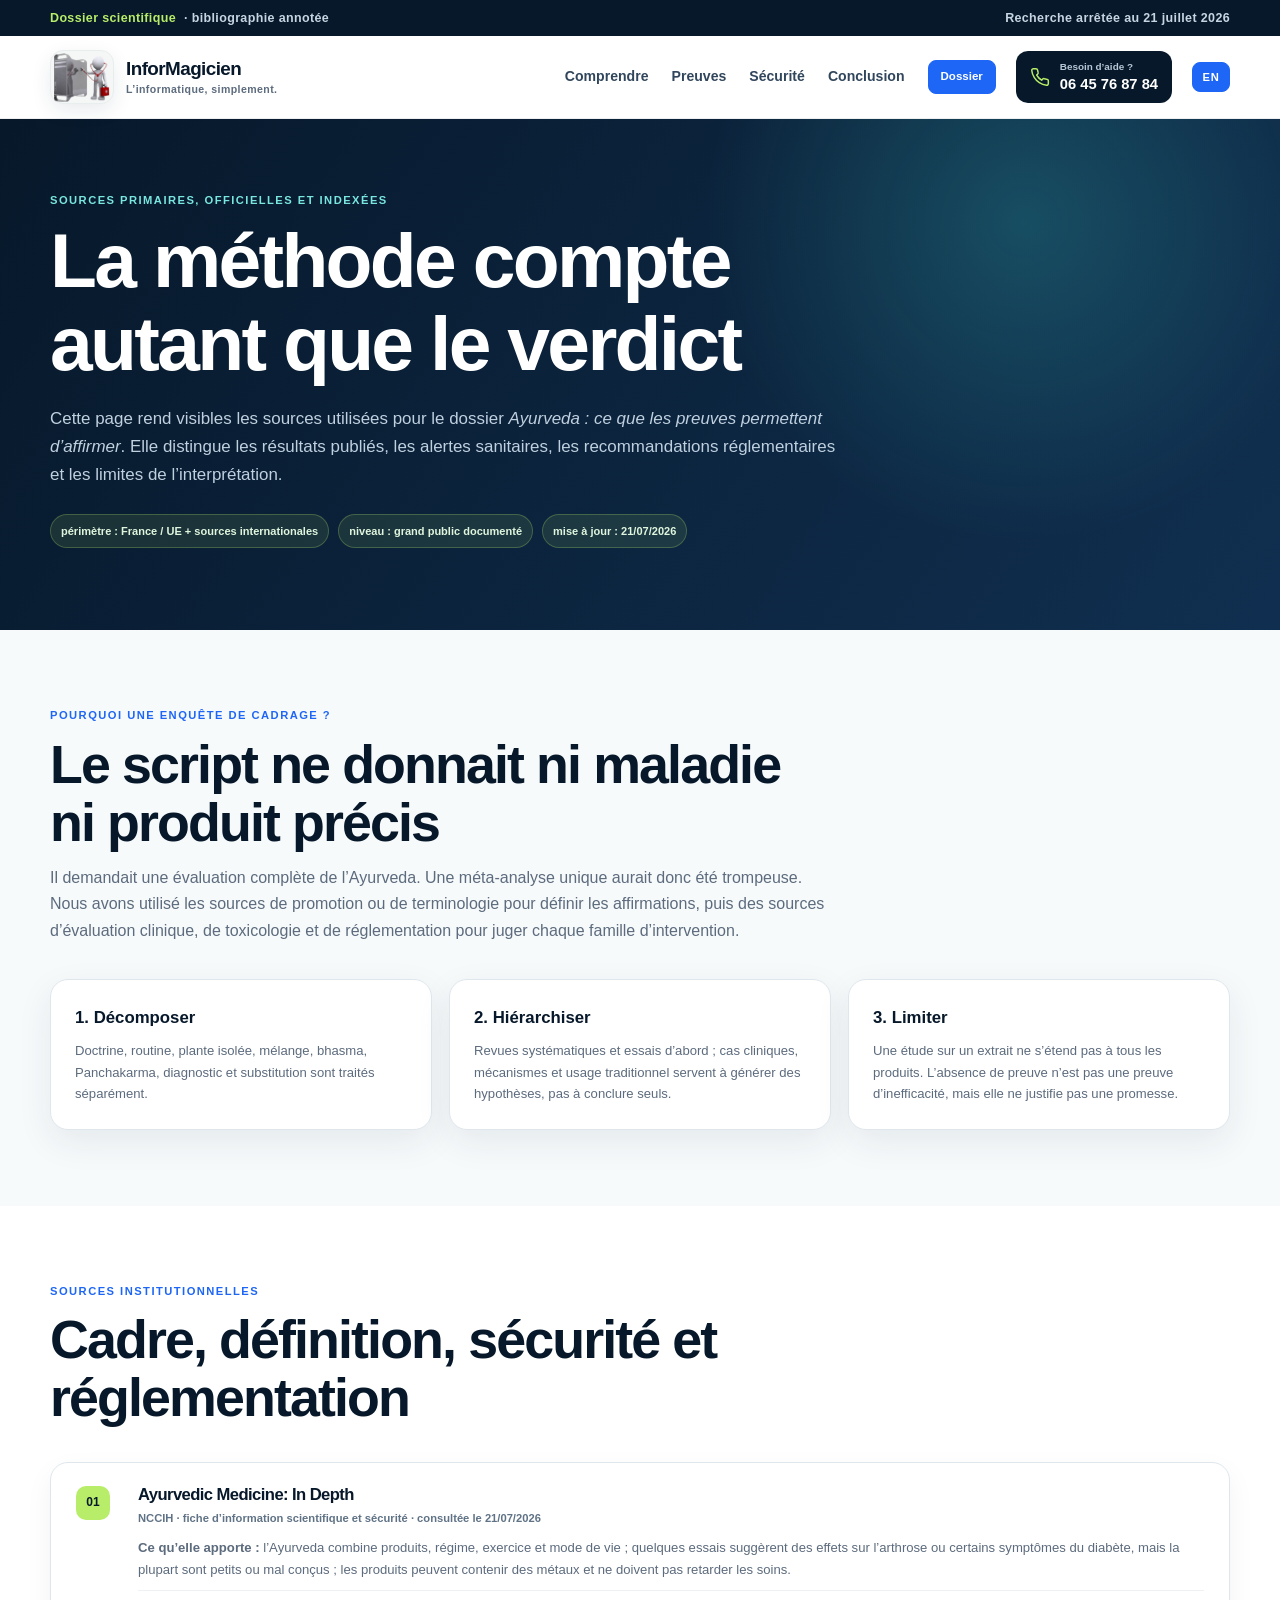
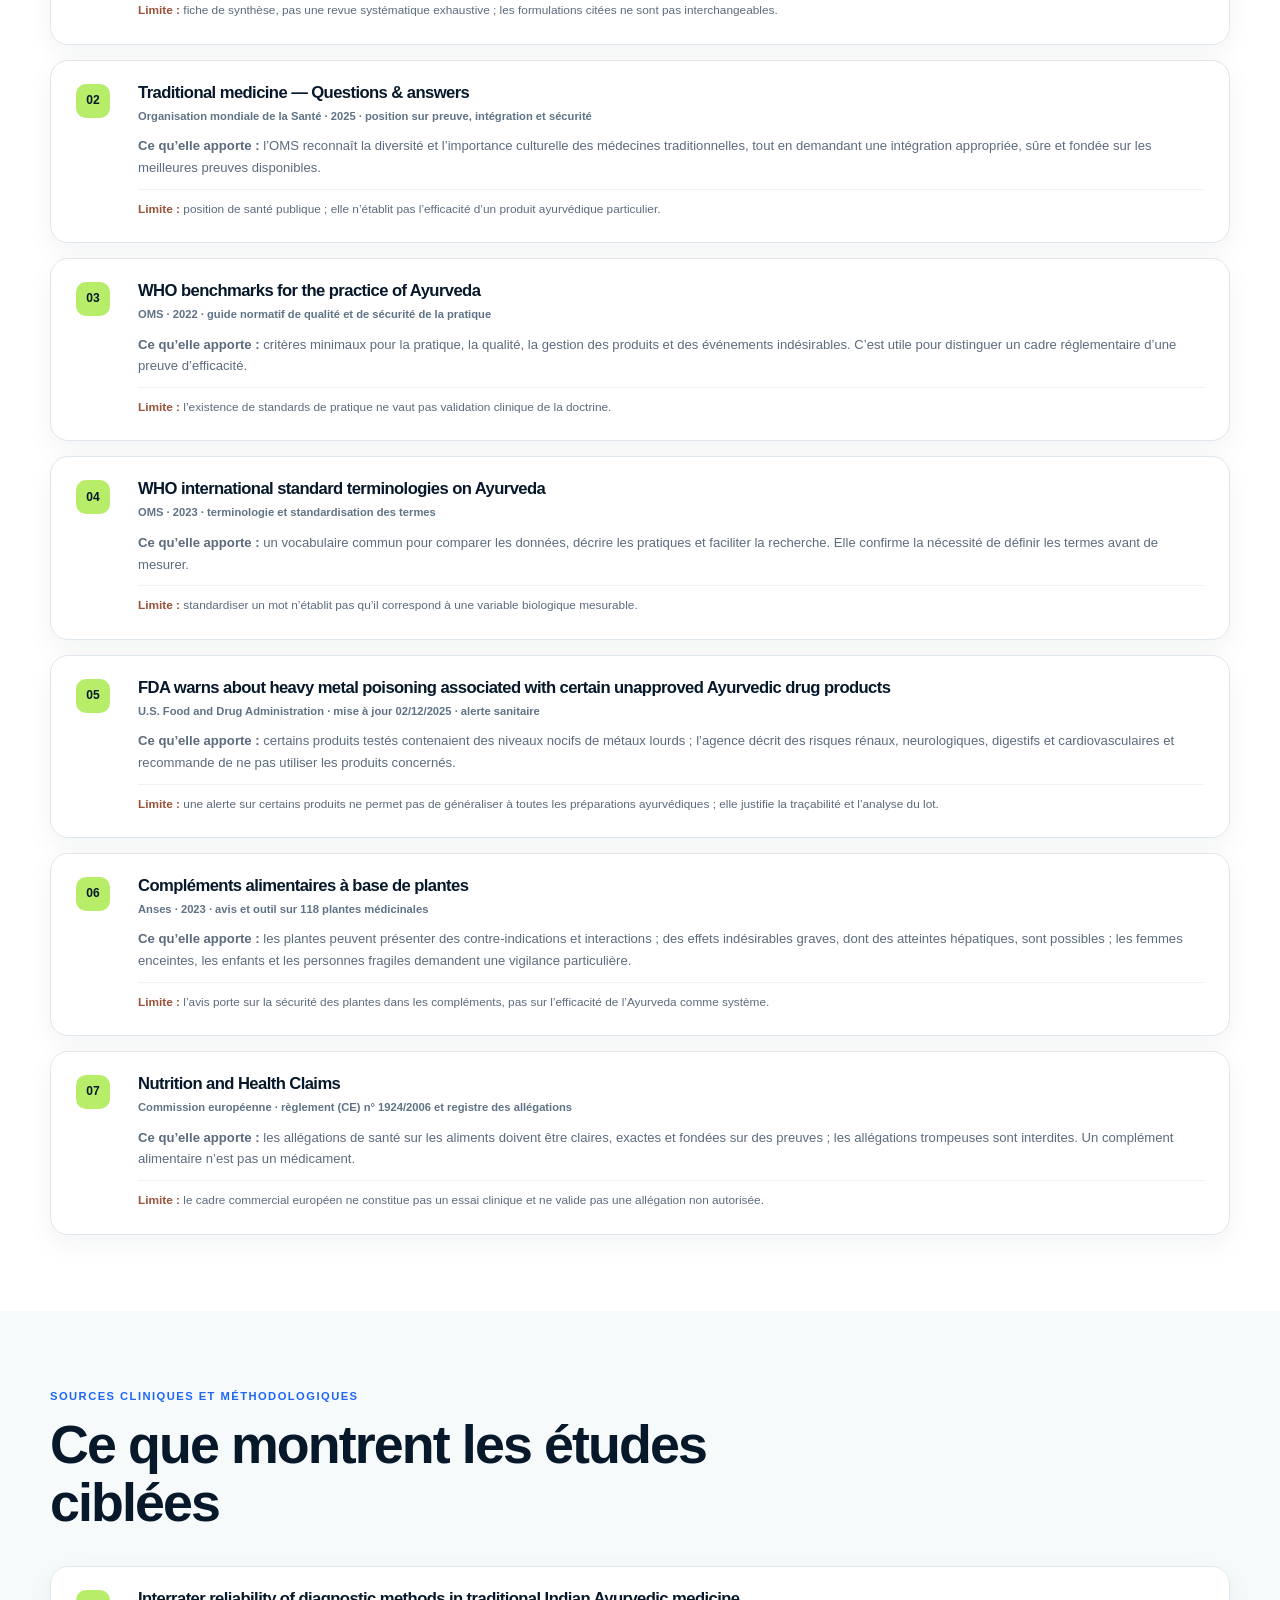
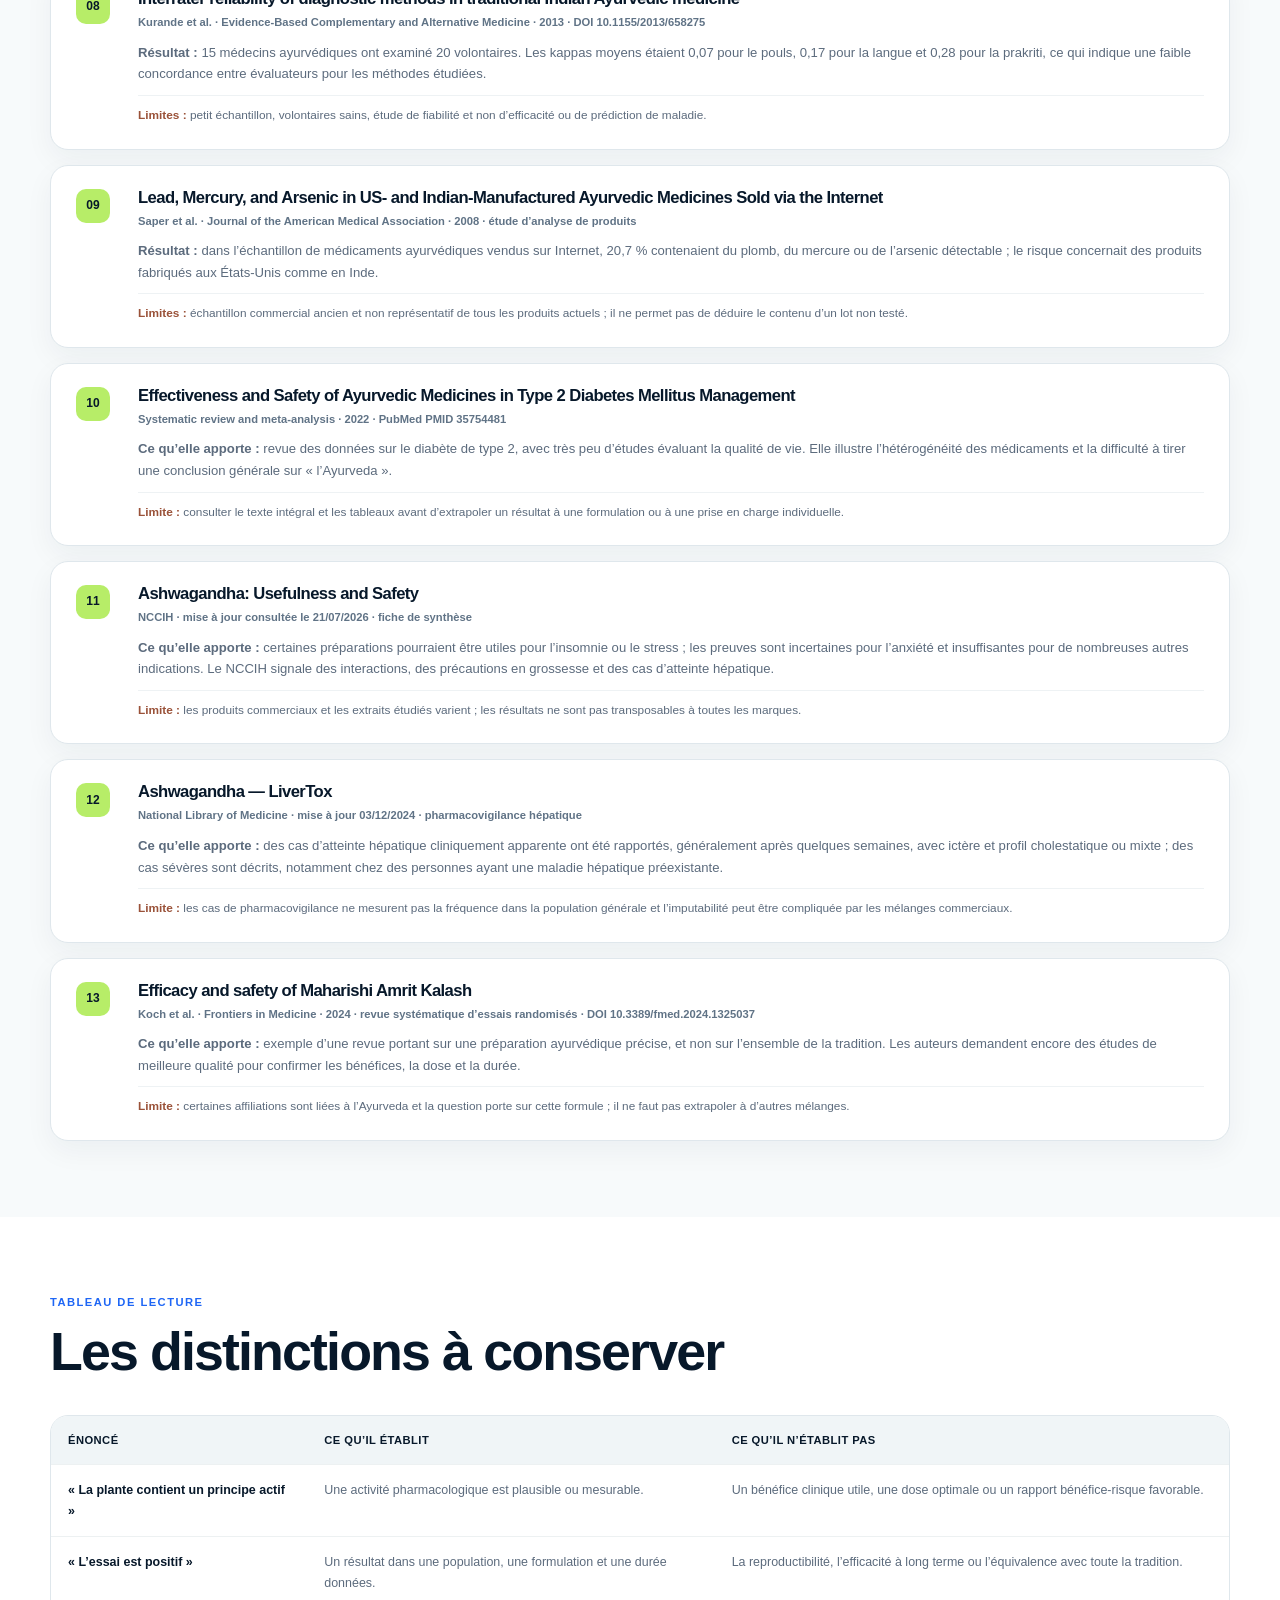
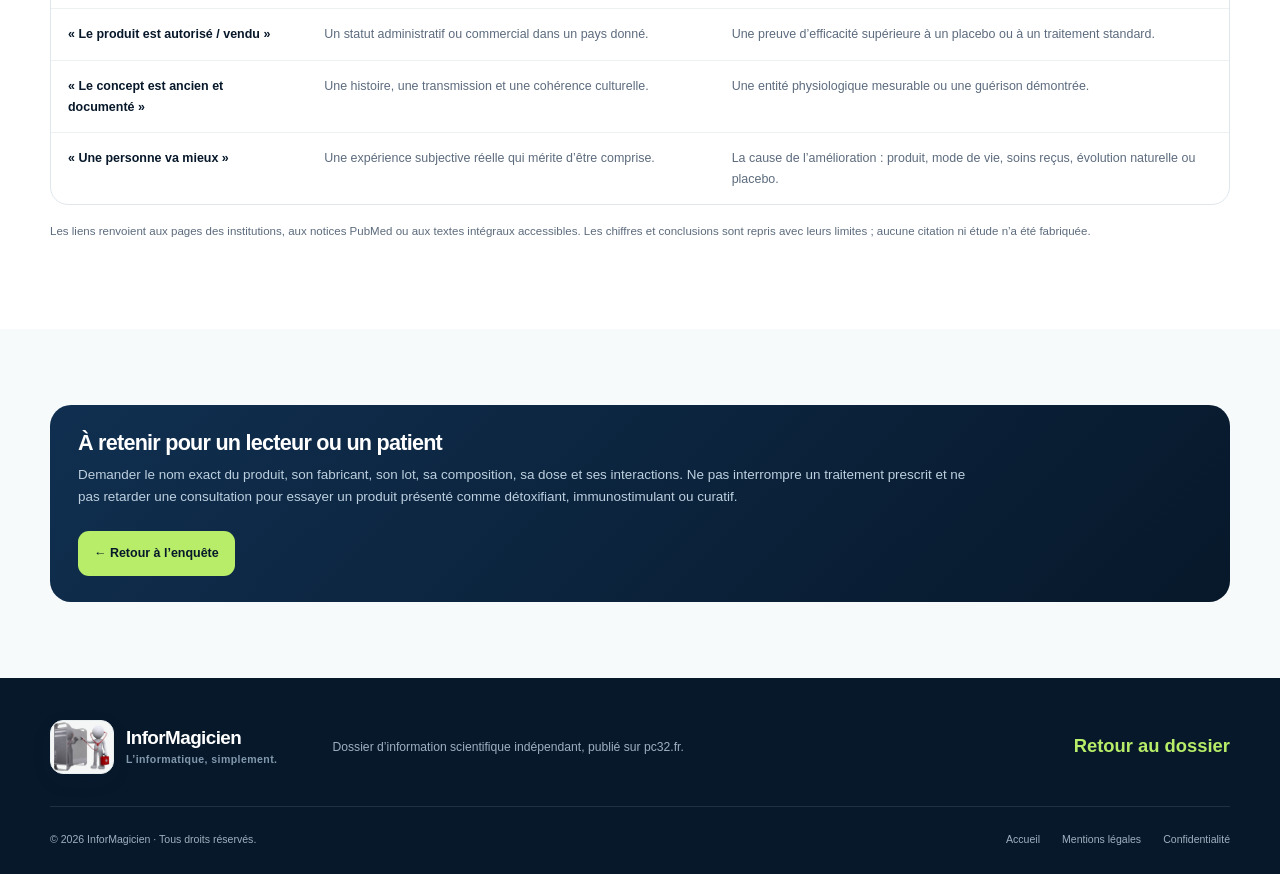
<file: ayurveda-sources.html>
<!doctype html>
<html lang="fr">
<head>
  <meta charset="utf-8">
  <meta name="viewport" content="width=device-width, initial-scale=1">
  <title>Ayurveda : sources et méthode de l’enquête | PC32</title>
  <meta name="description" content="Bibliographie annotée et méthode de l’enquête scientifique sur l’Ayurveda publiée sur pc32.fr.">
  <meta name="robots" content="index, follow, max-image-preview:large, max-snippet:-1, max-video-preview:-1">
  <meta name="author" content="InforMagicien">
  <meta name="theme-color" content="#07182a">
  <link rel="canonical" href="https://www.pc32.fr/ayurveda-sources.html">
  <link rel="icon" href="assets/favicon.png" type="image/png" sizes="256x256">
  <link rel="stylesheet" href="styles.css?v=20260727-7">
  <script src="script.js?v=20260721-9" defer></script>
  <style>
    .source-page { --source-line: #dfe7ec; }
    .source-page .source-hero { padding: 72px 0 82px; color: #dbe7f0; background: radial-gradient(circle at 80% 20%, rgba(61,214,208,.22), transparent 29%), linear-gradient(125deg, #07182a, #102f50); }
    .source-page .source-hero h1 { max-width: 800px; margin-bottom: 20px; color: #fff; font-size: clamp(2.7rem, 6vw, 5.2rem); }
    .source-page .source-hero p { max-width: 790px; margin: 0; color: #bfd0df; font-size: 1.06rem; }
    .source-page .source-hero__meta { display: flex; flex-wrap: wrap; gap: 9px; margin-top: 25px; }
    .source-page .source-pill { padding: 7px 10px; color: #dff5dd; background: rgba(183,237,104,.1); border: 1px solid rgba(183,237,104,.25); border-radius: 999px; font-size: .69rem; font-weight: 800; }
    .source-page main { background: #f7fafb; }
    .source-page .source-section { padding: 76px 0; }
    .source-page .source-section--white { background: #fff; }
    .source-page .source-heading { max-width: 780px; margin-bottom: 35px; }
    .source-page .source-kicker { margin-bottom: 10px; color: var(--blue-600); font-size: .7rem; font-weight: 850; letter-spacing: .13em; text-transform: uppercase; }
    .source-page h2 { margin-bottom: 14px; }
    .source-page .source-heading p { margin: 0; color: var(--muted); }
    .source-page .method-grid { display: grid; grid-template-columns: repeat(3, 1fr); gap: 17px; }
    .source-page .method-card { padding: 24px; background: #fff; border: 1px solid var(--source-line); border-radius: 18px; box-shadow: var(--shadow-sm); }
    .source-page .method-card strong { display: block; margin-bottom: 8px; color: var(--navy-950); font-size: 1.05rem; }
    .source-page .method-card p { margin: 0; color: var(--muted); font-size: .82rem; }
    .source-page .source-list { display: grid; gap: 15px; }
    .source-page .source-item { display: grid; grid-template-columns: 45px 1fr; gap: 17px; padding: 23px 25px; background: #fff; border: 1px solid var(--source-line); border-radius: 18px; box-shadow: 0 10px 28px rgba(15,42,67,.05); }
    .source-page .source-item__number { width: 34px; height: 34px; display: grid; place-items: center; color: var(--navy-950); background: var(--lime-400); border-radius: 10px; font-size: .75rem; font-weight: 900; }
    .source-page .source-item h3 { margin-bottom: 5px; font-size: 1.04rem; }
    .source-page .source-item h3 a { color: inherit; text-decoration: none; }
    .source-page .source-item h3 a:hover { color: var(--blue-600); }
    .source-page .source-item__meta { margin-bottom: 10px; color: #607386; font-size: .7rem; font-weight: 800; }
    .source-page .source-item p { margin: 0; color: var(--muted); font-size: .82rem; }
    .source-page .source-item__limit { margin-top: 10px !important; padding-top: 10px; border-top: 1px solid #eef2f4; font-size: .74rem !important; }
    .source-page .source-item__limit strong { color: #9a5239; }
    .source-page .source-table-wrap { overflow-x: auto; border: 1px solid var(--source-line); border-radius: 18px; background: #fff; }
    .source-page table { width: 100%; min-width: 720px; border-collapse: collapse; font-size: .78rem; }
    .source-page th, .source-page td { padding: 15px 17px; border-bottom: 1px solid #edf1f2; text-align: left; vertical-align: top; }
    .source-page th { color: var(--navy-950); background: #f0f5f7; font-size: .7rem; letter-spacing: .04em; text-transform: uppercase; }
    .source-page tr:last-child td { border-bottom: 0; }
    .source-page td { color: var(--muted); }
    .source-page td:first-child { color: var(--navy-950); font-weight: 800; }
    .source-page .source-note { margin-top: 17px; color: var(--muted); font-size: .72rem; }
    .source-page .source-note a { font-weight: 750; }
    .source-page .source-callout { padding: 26px 28px; color: #dbe7f0; background: linear-gradient(135deg, #102f50, #07182a); border-radius: 21px; }
    .source-page .source-callout h3 { margin-bottom: 10px; color: #fff; }
    .source-page .source-callout p { max-width: 900px; margin: 0; color: #bdd0df; font-size: .84rem; }
    .source-page .source-back { margin-top: 22px; }
    .source-page .source-back a { display: inline-flex; min-height: 45px; align-items: center; padding: 10px 16px; color: var(--navy-950); background: var(--lime-400); border-radius: 11px; font-size: .78rem; font-weight: 850; text-decoration: none; }
    @media (max-width: 800px) { .source-page .method-grid { grid-template-columns: 1fr; } }
    @media (max-width: 600px) { .source-page .source-section { padding: 56px 0; } .source-page .source-item { grid-template-columns: 1fr; gap: 11px; } }
  </style>
  <script type="application/ld+json">
  {
    "@context":"https://schema.org",
    "@type":"CollectionPage",
    "name":"Ayurveda : sources et méthode de l’enquête",
    "description":"Bibliographie annotée de l’enquête scientifique sur l’Ayurveda.",
    "inLanguage":"fr-FR",
    "dateModified":"2026-07-21",
    "isPartOf":{"@type":"WebSite","name":"pc32.fr","url":"https://www.pc32.fr/"}
  }
  </script>
</head>
<body id="accueil" class="source-page">
  <a class="skip-link" href="#contenu">Aller au contenu</a>
  <div class="topbar" style="color:#c7d5e2;background:#07182a"><div class="container topbar__inner"><p><strong style="color:#b7ed68">Dossier scientifique</strong> · bibliographie annotée</p><p class="topbar__hours">Recherche arrêtée au 21 juillet 2026</p></div></div>
  <header class="site-header">
    <div class="container header__inner">
      <a class="brand" href="index.html" aria-label="InforMagicien, retour à l’accueil"><span class="brand__mark" aria-hidden="true"><img src="assets/logo-informagicien.png" alt=""></span><span class="brand__text"><strong>InforMagicien</strong><small>L’informatique, simplement.</small></span></a>
      <button class="nav-toggle" type="button" aria-expanded="false" aria-controls="site-nav"><span></span><span></span><span></span><span class="sr-only">Ouvrir le menu</span></button>
      <nav class="site-nav" id="site-nav" aria-label="Navigation du dossier"><a href="ayurveda-debunk.html#comprendre">Comprendre</a><a href="ayurveda-debunk.html#preuves">Preuves</a><a href="ayurveda-debunk.html#securite">Sécurité</a><a href="ayurveda-debunk.html#conclusion">Conclusion</a><a class="site-nav__website" href="ayurveda-debunk.html">Dossier</a></nav>
      <a class="header-call" href="tel:+33645768784"><svg aria-hidden="true" viewBox="0 0 24 24"><path d="M22 16.92v3a2 2 0 0 1-2.18 2 19.79 19.79 0 0 1-8.63-3.07 19.5 19.5 0 0 1-6-6A19.79 19.79 0 0 1 2.12 4.18 2 2 0 0 1 4.11 2h3a2 2 0 0 1 2 1.72c.12.9.33 1.78.62 2.63a2 2 0 0 1-.45 2.11L8 9.73a16 16 0 0 0 6 6l1.27-1.27a2 2 0 0 1 2.11-.45c.85.29 1.73.5 2.63.62A2 2 0 0 1 22 16.92Z"/></svg><span><small>Besoin d’aide ?</small>06 45 76 87 84</span></a>
      <a class="language-switch" href="index-en.html" lang="en" aria-label="View the English version">EN</a>
    </div>
  </header>

  <main id="contenu">
    <section class="source-hero"><div class="container"><div class="source-kicker" style="color:#79e6df">Sources primaires, officielles et indexées</div><h1>La méthode compte autant que le verdict</h1><p>Cette page rend visibles les sources utilisées pour le dossier <em>Ayurveda : ce que les preuves permettent d’affirmer</em>. Elle distingue les résultats publiés, les alertes sanitaires, les recommandations réglementaires et les limites de l’interprétation.</p><div class="source-hero__meta"><span class="source-pill">périmètre : France / UE + sources internationales</span><span class="source-pill">niveau : grand public documenté</span><span class="source-pill">mise à jour : 21/07/2026</span></div></div></section>

    <section class="source-section"><div class="container"><div class="source-heading"><div class="source-kicker">Pourquoi une enquête de cadrage ?</div><h2>Le script ne donnait ni maladie ni produit précis</h2><p>Il demandait une évaluation complète de l’Ayurveda. Une méta-analyse unique aurait donc été trompeuse. Nous avons utilisé les sources de promotion ou de terminologie pour définir les affirmations, puis des sources d’évaluation clinique, de toxicologie et de réglementation pour juger chaque famille d’intervention.</p></div><div class="method-grid"><article class="method-card"><strong>1. Décomposer</strong><p>Doctrine, routine, plante isolée, mélange, bhasma, Panchakarma, diagnostic et substitution sont traités séparément.</p></article><article class="method-card"><strong>2. Hiérarchiser</strong><p>Revues systématiques et essais d’abord ; cas cliniques, mécanismes et usage traditionnel servent à générer des hypothèses, pas à conclure seuls.</p></article><article class="method-card"><strong>3. Limiter</strong><p>Une étude sur un extrait ne s’étend pas à tous les produits. L’absence de preuve n’est pas une preuve d’inefficacité, mais elle ne justifie pas une promesse.</p></article></div></div></section>

    <section class="source-section source-section--white"><div class="container"><div class="source-heading"><div class="source-kicker">Sources institutionnelles</div><h2>Cadre, définition, sécurité et réglementation</h2></div><div class="source-list">
      <article class="source-item" id="s1"><div class="source-item__number">01</div><div><h3><a href="https://www.nccih.nih.gov/health/ayurvedic-medicine-in-depth" target="_blank" rel="noopener">Ayurvedic Medicine: In Depth</a></h3><div class="source-item__meta">NCCIH · fiche d’information scientifique et sécurité · consultée le 21/07/2026</div><p><strong>Ce qu’elle apporte :</strong> l’Ayurveda combine produits, régime, exercice et mode de vie ; quelques essais suggèrent des effets sur l’arthrose ou certains symptômes du diabète, mais la plupart sont petits ou mal conçus ; les produits peuvent contenir des métaux et ne doivent pas retarder les soins.</p><p class="source-item__limit"><strong>Limite :</strong> fiche de synthèse, pas une revue systématique exhaustive ; les formulations citées ne sont pas interchangeables.</p></div></article>
      <article class="source-item" id="s2"><div class="source-item__number">02</div><div><h3><a href="https://www.who.int/news-room/questions-and-answers/item/traditional-medicine" target="_blank" rel="noopener">Traditional medicine — Questions & answers</a></h3><div class="source-item__meta">Organisation mondiale de la Santé · 2025 · position sur preuve, intégration et sécurité</div><p><strong>Ce qu’elle apporte :</strong> l’OMS reconnaît la diversité et l’importance culturelle des médecines traditionnelles, tout en demandant une intégration appropriée, sûre et fondée sur les meilleures preuves disponibles.</p><p class="source-item__limit"><strong>Limite :</strong> position de santé publique ; elle n’établit pas l’efficacité d’un produit ayurvédique particulier.</p></div></article>
      <article class="source-item" id="s3"><div class="source-item__number">03</div><div><h3><a href="https://www.who.int/publications/i/item/9789240042674" target="_blank" rel="noopener">WHO benchmarks for the practice of Ayurveda</a></h3><div class="source-item__meta">OMS · 2022 · guide normatif de qualité et de sécurité de la pratique</div><p><strong>Ce qu’elle apporte :</strong> critères minimaux pour la pratique, la qualité, la gestion des produits et des événements indésirables. C’est utile pour distinguer un cadre réglementaire d’une preuve d’efficacité.</p><p class="source-item__limit"><strong>Limite :</strong> l’existence de standards de pratique ne vaut pas validation clinique de la doctrine.</p></div></article>
      <article class="source-item" id="s4"><div class="source-item__number">04</div><div><h3><a href="https://www.who.int/publications/i/item/9789240064935" target="_blank" rel="noopener">WHO international standard terminologies on Ayurveda</a></h3><div class="source-item__meta">OMS · 2023 · terminologie et standardisation des termes</div><p><strong>Ce qu’elle apporte :</strong> un vocabulaire commun pour comparer les données, décrire les pratiques et faciliter la recherche. Elle confirme la nécessité de définir les termes avant de mesurer.</p><p class="source-item__limit"><strong>Limite :</strong> standardiser un mot n’établit pas qu’il correspond à une variable biologique mesurable.</p></div></article>
      <article class="source-item" id="s5"><div class="source-item__number">05</div><div><h3><a href="https://www.fda.gov/drugs/fraudulent-products/fda-warns-about-heavy-metal-poisoning-associated-certain-unapproved-ayurvedic-drug-products" target="_blank" rel="noopener">FDA warns about heavy metal poisoning associated with certain unapproved Ayurvedic drug products</a></h3><div class="source-item__meta">U.S. Food and Drug Administration · mise à jour 02/12/2025 · alerte sanitaire</div><p><strong>Ce qu’elle apporte :</strong> certains produits testés contenaient des niveaux nocifs de métaux lourds ; l’agence décrit des risques rénaux, neurologiques, digestifs et cardiovasculaires et recommande de ne pas utiliser les produits concernés.</p><p class="source-item__limit"><strong>Limite :</strong> une alerte sur certains produits ne permet pas de généraliser à toutes les préparations ayurvédiques ; elle justifie la traçabilité et l’analyse du lot.</p></div></article>
      <article class="source-item" id="s6"><div class="source-item__number">06</div><div><h3><a href="https://www.anses.fr/fr/content/complements-alimentaires-base-de-plantes-vers-une-meilleure-information-des-consommateurs" target="_blank" rel="noopener">Compléments alimentaires à base de plantes</a></h3><div class="source-item__meta">Anses · 2023 · avis et outil sur 118 plantes médicinales</div><p><strong>Ce qu’elle apporte :</strong> les plantes peuvent présenter des contre-indications et interactions ; des effets indésirables graves, dont des atteintes hépatiques, sont possibles ; les femmes enceintes, les enfants et les personnes fragiles demandent une vigilance particulière.</p><p class="source-item__limit"><strong>Limite :</strong> l’avis porte sur la sécurité des plantes dans les compléments, pas sur l’efficacité de l’Ayurveda comme système.</p></div></article>
      <article class="source-item" id="s7"><div class="source-item__number">07</div><div><h3><a href="https://food.ec.europa.eu/food-safety/labelling-and-nutrition/nutrition-and-health-claims_en" target="_blank" rel="noopener">Nutrition and Health Claims</a></h3><div class="source-item__meta">Commission européenne · règlement (CE) n° 1924/2006 et registre des allégations</div><p><strong>Ce qu’elle apporte :</strong> les allégations de santé sur les aliments doivent être claires, exactes et fondées sur des preuves ; les allégations trompeuses sont interdites. Un complément alimentaire n’est pas un médicament.</p><p class="source-item__limit"><strong>Limite :</strong> le cadre commercial européen ne constitue pas un essai clinique et ne valide pas une allégation non autorisée.</p></div></article>
    </div></div></section>

    <section class="source-section"><div class="container"><div class="source-heading"><div class="source-kicker">Sources cliniques et méthodologiques</div><h2>Ce que montrent les études ciblées</h2></div><div class="source-list">
      <article class="source-item" id="s8"><div class="source-item__number">08</div><div><h3><a href="https://pubmed.ncbi.nlm.nih.gov/24191170/" target="_blank" rel="noopener">Interrater reliability of diagnostic methods in traditional Indian Ayurvedic medicine</a></h3><div class="source-item__meta">Kurande et al. · Evidence-Based Complementary and Alternative Medicine · 2013 · DOI 10.1155/2013/658275</div><p><strong>Résultat :</strong> 15 médecins ayurvédiques ont examiné 20 volontaires. Les kappas moyens étaient 0,07 pour le pouls, 0,17 pour la langue et 0,28 pour la prakriti, ce qui indique une faible concordance entre évaluateurs pour les méthodes étudiées.</p><p class="source-item__limit"><strong>Limites :</strong> petit échantillon, volontaires sains, étude de fiabilité et non d’efficacité ou de prédiction de maladie.</p></div></article>
      <article class="source-item" id="s9"><div class="source-item__number">09</div><div><h3><a href="https://pmc.ncbi.nlm.nih.gov/articles/PMC2755247/" target="_blank" rel="noopener">Lead, Mercury, and Arsenic in US- and Indian-Manufactured Ayurvedic Medicines Sold via the Internet</a></h3><div class="source-item__meta">Saper et al. · Journal of the American Medical Association · 2008 · étude d’analyse de produits</div><p><strong>Résultat :</strong> dans l’échantillon de médicaments ayurvédiques vendus sur Internet, 20,7 % contenaient du plomb, du mercure ou de l’arsenic détectable ; le risque concernait des produits fabriqués aux États-Unis comme en Inde.</p><p class="source-item__limit"><strong>Limites :</strong> échantillon commercial ancien et non représentatif de tous les produits actuels ; il ne permet pas de déduire le contenu d’un lot non testé.</p></div></article>
      <article class="source-item" id="s10"><div class="source-item__number">10</div><div><h3><a href="https://pubmed.ncbi.nlm.nih.gov/35754481/" target="_blank" rel="noopener">Effectiveness and Safety of Ayurvedic Medicines in Type 2 Diabetes Mellitus Management</a></h3><div class="source-item__meta">Systematic review and meta-analysis · 2022 · PubMed PMID 35754481</div><p><strong>Ce qu’elle apporte :</strong> revue des données sur le diabète de type 2, avec très peu d’études évaluant la qualité de vie. Elle illustre l’hétérogénéité des médicaments et la difficulté à tirer une conclusion générale sur « l’Ayurveda ».</p><p class="source-item__limit"><strong>Limite :</strong> consulter le texte intégral et les tableaux avant d’extrapoler un résultat à une formulation ou à une prise en charge individuelle.</p></div></article>
      <article class="source-item" id="s11"><div class="source-item__number">11</div><div><h3><a href="https://www.nccih.nih.gov/health/ashwagandha" target="_blank" rel="noopener">Ashwagandha: Usefulness and Safety</a></h3><div class="source-item__meta">NCCIH · mise à jour consultée le 21/07/2026 · fiche de synthèse</div><p><strong>Ce qu’elle apporte :</strong> certaines préparations pourraient être utiles pour l’insomnie ou le stress ; les preuves sont incertaines pour l’anxiété et insuffisantes pour de nombreuses autres indications. Le NCCIH signale des interactions, des précautions en grossesse et des cas d’atteinte hépatique.</p><p class="source-item__limit"><strong>Limite :</strong> les produits commerciaux et les extraits étudiés varient ; les résultats ne sont pas transposables à toutes les marques.</p></div></article>
      <article class="source-item" id="s12"><div class="source-item__number">12</div><div><h3><a href="https://www.ncbi.nlm.nih.gov/books/NBK548536/" target="_blank" rel="noopener">Ashwagandha — LiverTox</a></h3><div class="source-item__meta">National Library of Medicine · mise à jour 03/12/2024 · pharmacovigilance hépatique</div><p><strong>Ce qu’elle apporte :</strong> des cas d’atteinte hépatique cliniquement apparente ont été rapportés, généralement après quelques semaines, avec ictère et profil cholestatique ou mixte ; des cas sévères sont décrits, notamment chez des personnes ayant une maladie hépatique préexistante.</p><p class="source-item__limit"><strong>Limite :</strong> les cas de pharmacovigilance ne mesurent pas la fréquence dans la population générale et l’imputabilité peut être compliquée par les mélanges commerciaux.</p></div></article>
      <article class="source-item" id="s13"><div class="source-item__number">13</div><div><h3><a href="https://pubmed.ncbi.nlm.nih.gov/38690176/" target="_blank" rel="noopener">Efficacy and safety of Maharishi Amrit Kalash</a></h3><div class="source-item__meta">Koch et al. · Frontiers in Medicine · 2024 · revue systématique d’essais randomisés · DOI 10.3389/fmed.2024.1325037</div><p><strong>Ce qu’elle apporte :</strong> exemple d’une revue portant sur une préparation ayurvédique précise, et non sur l’ensemble de la tradition. Les auteurs demandent encore des études de meilleure qualité pour confirmer les bénéfices, la dose et la durée.</p><p class="source-item__limit"><strong>Limite :</strong> certaines affiliations sont liées à l’Ayurveda et la question porte sur cette formule ; il ne faut pas extrapoler à d’autres mélanges.</p></div></article>
    </div></div></section>

    <section class="source-section source-section--white"><div class="container"><div class="source-heading"><div class="source-kicker">Tableau de lecture</div><h2>Les distinctions à conserver</h2></div><div class="source-table-wrap"><table><thead><tr><th>Énoncé</th><th>Ce qu’il établit</th><th>Ce qu’il n’établit pas</th></tr></thead><tbody><tr><td>« La plante contient un principe actif »</td><td>Une activité pharmacologique est plausible ou mesurable.</td><td>Un bénéfice clinique utile, une dose optimale ou un rapport bénéfice-risque favorable.</td></tr><tr><td>« L’essai est positif »</td><td>Un résultat dans une population, une formulation et une durée données.</td><td>La reproductibilité, l’efficacité à long terme ou l’équivalence avec toute la tradition.</td></tr><tr><td>« Le produit est autorisé / vendu »</td><td>Un statut administratif ou commercial dans un pays donné.</td><td>Une preuve d’efficacité supérieure à un placebo ou à un traitement standard.</td></tr><tr><td>« Le concept est ancien et documenté »</td><td>Une histoire, une transmission et une cohérence culturelle.</td><td>Une entité physiologique mesurable ou une guérison démontrée.</td></tr><tr><td>« Une personne va mieux »</td><td>Une expérience subjective réelle qui mérite d’être comprise.</td><td>La cause de l’amélioration : produit, mode de vie, soins reçus, évolution naturelle ou placebo.</td></tr></tbody></table></div><p class="source-note">Les liens renvoient aux pages des institutions, aux notices PubMed ou aux textes intégraux accessibles. Les chiffres et conclusions sont repris avec leurs limites ; aucune citation ni étude n’a été fabriquée.</p></div></section>

    <section class="source-section"><div class="container"><div class="source-callout"><h3>À retenir pour un lecteur ou un patient</h3><p>Demander le nom exact du produit, son fabricant, son lot, sa composition, sa dose et ses interactions. Ne pas interrompre un traitement prescrit et ne pas retarder une consultation pour essayer un produit présenté comme détoxifiant, immunostimulant ou curatif.</p><div class="source-back"><a href="ayurveda-debunk.html">← Retour à l’enquête</a></div></div></div></section>
  </main>

  <footer class="footer"><div class="container footer__top"><a class="brand brand--footer" href="index.html"><span class="brand__mark" aria-hidden="true"><img src="assets/logo-informagicien.png" alt=""></span><span class="brand__text"><strong>InforMagicien</strong><small>L’informatique, simplement.</small></span></a><p>Dossier d’information scientifique indépendant, publié sur pc32.fr.</p><a class="footer__call" href="ayurveda-debunk.html">Retour au dossier</a></div><div class="container footer__bottom"><p>© <span id="year">2026</span> InforMagicien · Tous droits réservés.</p><div><a href="index.html">Accueil</a><a href="mentions-legales.html">Mentions légales</a><a href="confidentialite.html">Confidentialité</a></div></div></footer>
  <button class="scroll-top" type="button" aria-label="Remonter en haut de la page" title="Remonter en haut"><svg class="scroll-top__icon" viewBox="0 0 44 44" aria-hidden="true"><circle class="scroll-top__track" cx="22" cy="22" r="18"/><circle class="scroll-top__progress" cx="22" cy="22" r="18"/><path class="scroll-top__arrow" d="m16 25 6-7 6 7M22 18v11"/></svg></button>
</body>
</html>
</file>
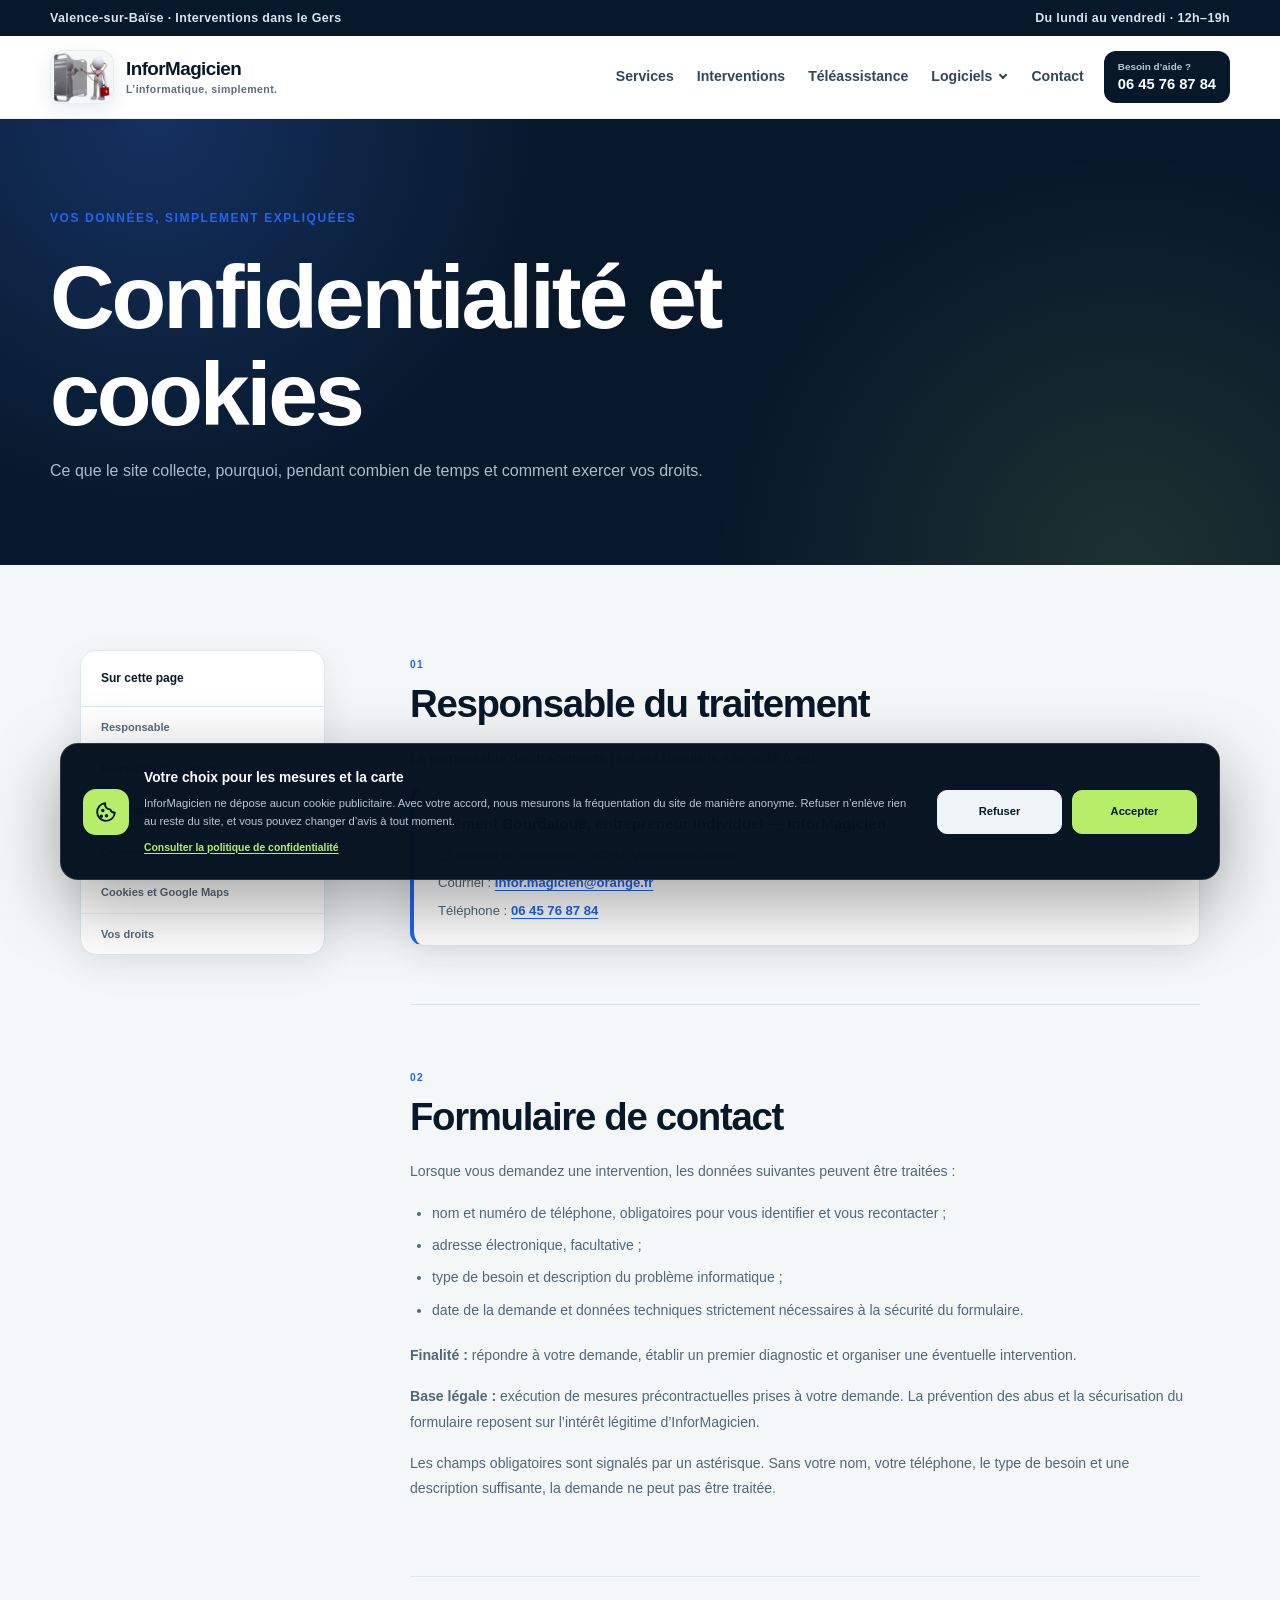
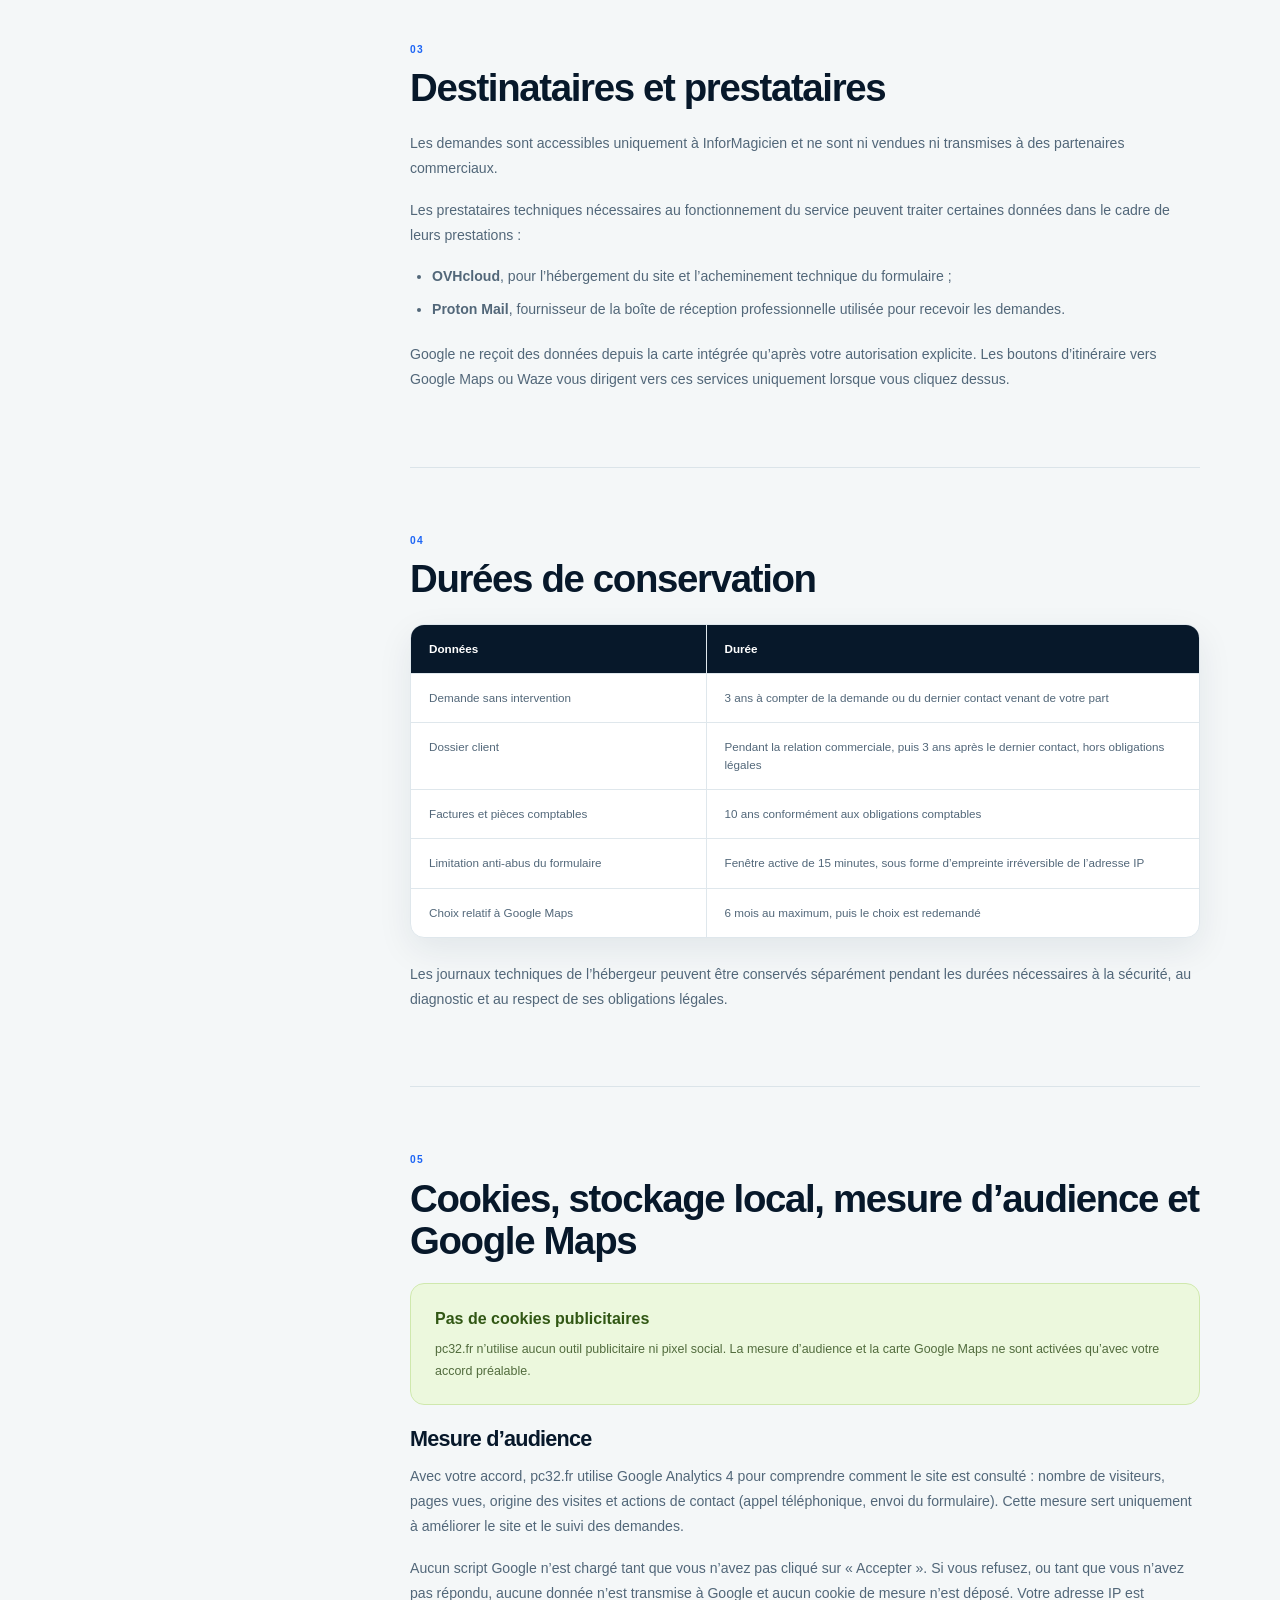
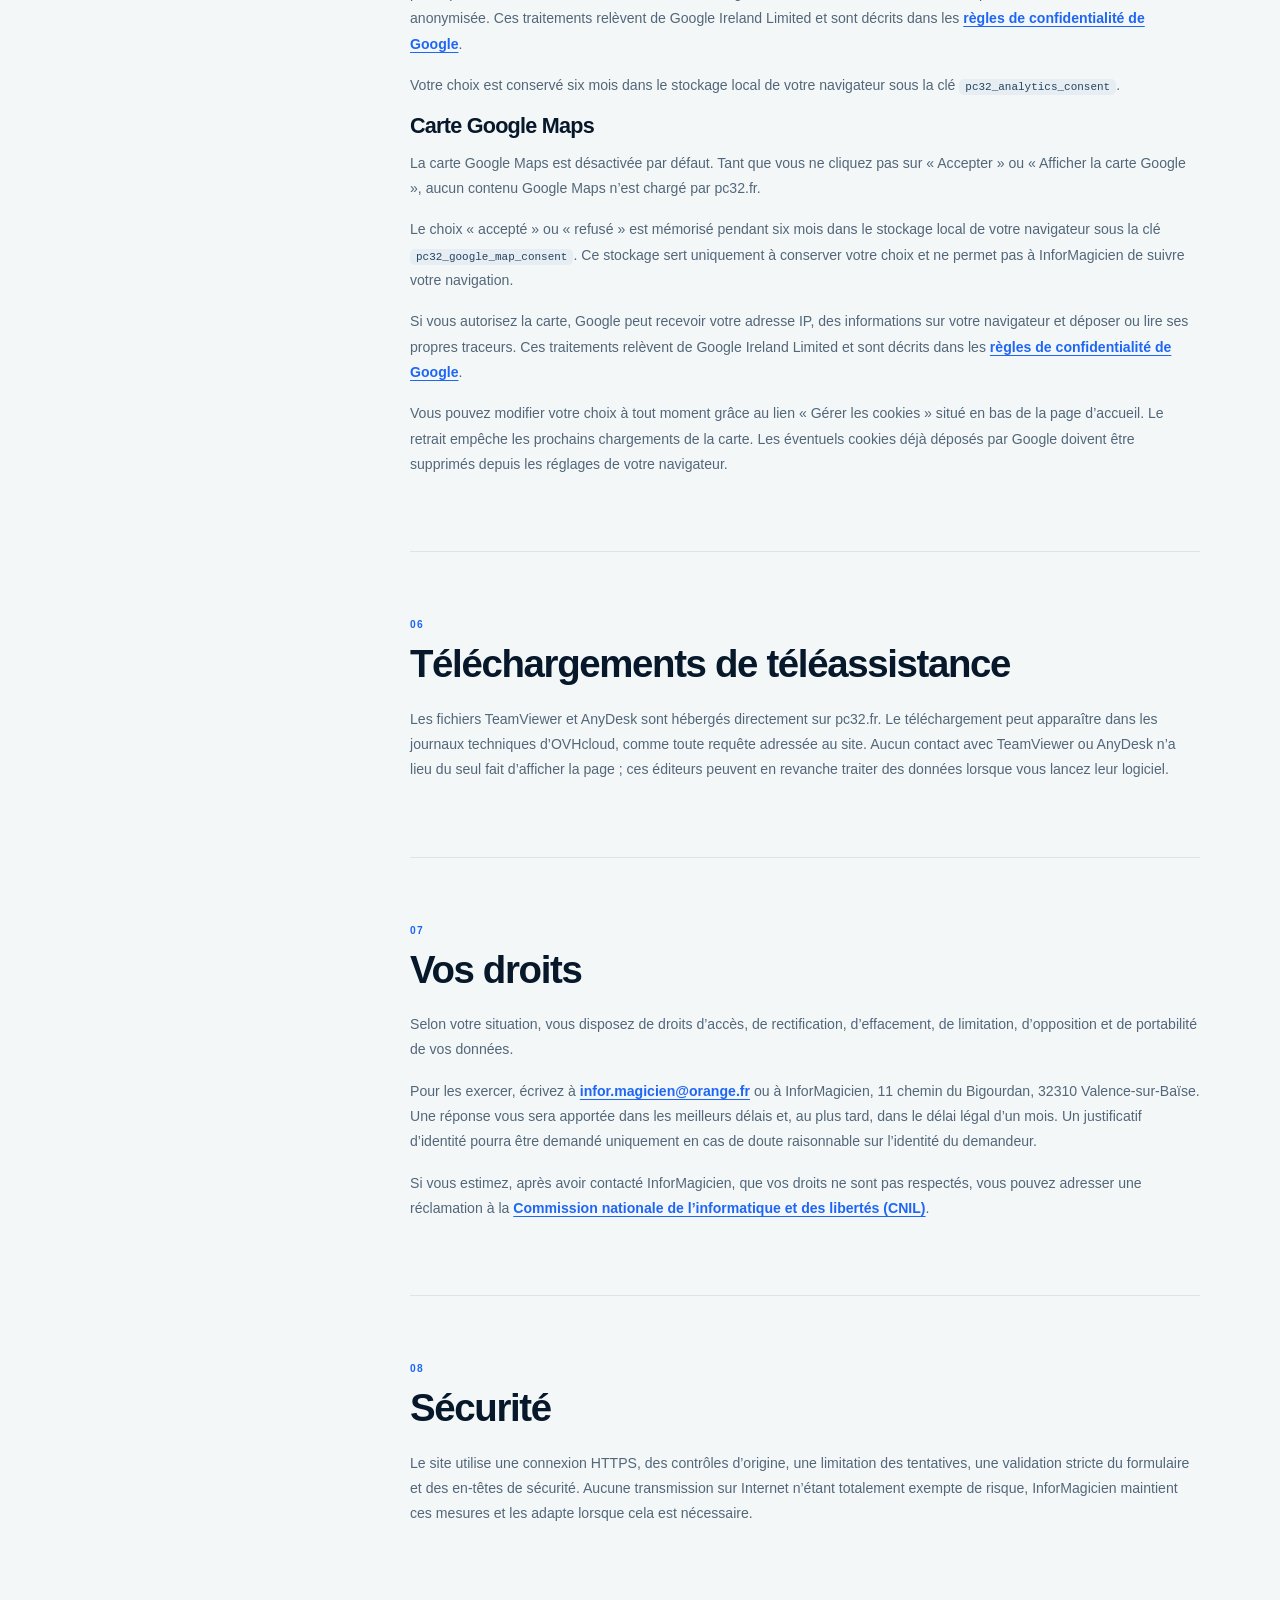
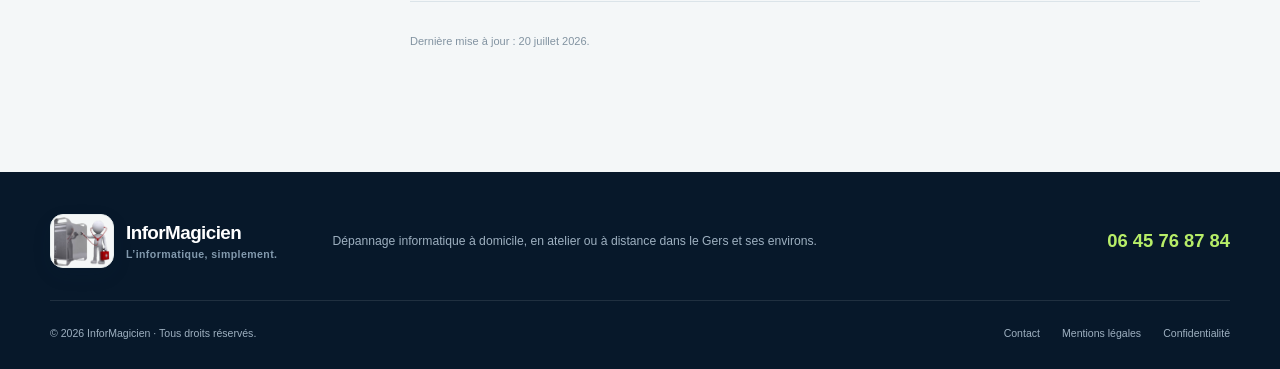
<file: confidentialite.html>
<!doctype html>
<html lang="fr">
<head>
  <meta charset="utf-8">
  <meta name="viewport" content="width=device-width, initial-scale=1">
  <title>Confidentialité et cookies | InforMagicien</title>
  <meta name="description" content="Politique de confidentialité de pc32.fr : formulaire de contact, conservation des données et utilisation de Google Maps.">
  <meta name="robots" content="index, follow">
  <!-- Pense-bête : cette page doit rester cohérente avec le fonctionnement réel du formulaire et de la carte. -->
  <link rel="canonical" href="https://www.pc32.fr/confidentialite.html">
  <link rel="icon" href="assets/favicon.png" type="image/png" sizes="256x256">
  <link rel="apple-touch-icon" href="assets/apple-touch-icon.png" sizes="180x180">
  <link rel="preload" href="styles.css?v=20261106-1" as="style">
  <link rel="stylesheet" href="styles.css?v=20261106-1">
  <script src="script.js?v=20260720-7" defer></script>
  <script type="application/ld+json">
  {"@context":"https://schema.org","@type":"BreadcrumbList","@id":"https://www.pc32.fr/confidentialite.html#breadcrumb","itemListElement":[{"@type":"ListItem","position":1,"name":"Accueil","item":"https://www.pc32.fr/"},{"@type":"ListItem","position":2,"name":"Confidentialité et cookies","item":"https://www.pc32.fr/confidentialite.html"}]}
  </script>
  <script src="analytics.js?v=20260727-1" defer></script>
</head>
<body class="legal-page">
  <a class="skip-link" href="#contenu">Aller au contenu</a>

  <div class="topbar">
    <div class="container topbar__inner">
      <p>Valence-sur-Baïse · Interventions dans le Gers</p>
      <p class="topbar__hours">Du lundi au vendredi · 12h–19h</p>
    </div>
  </div>

  <!-- En-tête simplifié pour les pages d'information. -->
  <header class="site-header">
    <div class="container header__inner">
      <a class="brand" href="index.html" aria-label="InforMagicien, retour à l’accueil">
        <span class="brand__mark" aria-hidden="true"><img src="assets/logo-informagicien.png" alt=""></span>
        <span class="brand__text"><strong>InforMagicien</strong><small>L’informatique, simplement.</small></span>
      </a>
      <button class="nav-toggle" type="button" aria-expanded="false" aria-controls="site-nav">
        <span></span><span></span><span></span>
        <span class="sr-only">Ouvrir le menu</span>
      </button>
      <nav class="site-nav" id="site-nav" aria-label="Navigation principale">
        <a href="index.html#services">Services</a>
        <a href="index.html#interventions">Interventions</a>
        <a href="index.html#teleassistance">Téléassistance</a>
        <div class="site-nav__group"><a href="logiciels.html">Logiciels</a><div class="site-nav__sub"><a href="capture/">CapTure</a></div></div><a href="index.html#contact">Contact</a>
      </nav>
      <a class="header-call" href="tel:+33645768784">
        <span><small>Besoin d’aide ?</small>06 45 76 87 84</span>
      </a>
    </div>
  </header>

  <main id="contenu">
    <header class="legal-hero">
      <div class="container">
        <p class="eyebrow">Vos données, simplement expliquées</p>
        <h1>Confidentialité et cookies</h1>
        <p>Ce que le site collecte, pourquoi, pendant combien de temps et comment exercer vos droits.</p>
      </div>
    </header>

    <div class="container legal-layout">
      <nav class="legal-summary" aria-label="Sommaire de la page">
        <strong>Sur cette page</strong>
        <a href="#responsable">Responsable</a>
        <a href="#formulaire">Formulaire de contact</a>
        <a href="#destinataires">Destinataires</a>
        <a href="#conservation">Conservation</a>
        <a href="#cookies">Cookies et Google Maps</a>
        <a href="#droits">Vos droits</a>
      </nav>

      <!-- Les numéros facilitent le repérage entre le sommaire et le contenu. -->
      <article class="legal-content">
        <section id="responsable">
          <span class="legal-section__number">01</span>
          <h2>Responsable du traitement</h2>
          <p>Le responsable des traitements réalisés depuis le site pc32.fr est :</p>
          <address class="legal-card">
            <strong>Clément Bourdaloue, entrepreneur individuel — InforMagicien</strong>
            <span>11 chemin du Bigourdan · 32310 Valence-sur-Baïse</span>
            <span>Courriel : <a href="mailto:infor.magicien@orange.fr">infor.magicien@orange.fr</a></span>
            <span>Téléphone : <a href="tel:+33645768784">06 45 76 87 84</a></span>
          </address>
        </section>

        <section id="formulaire">
          <span class="legal-section__number">02</span>
          <h2>Formulaire de contact</h2>
          <p>Lorsque vous demandez une intervention, les données suivantes peuvent être traitées :</p>
          <ul>
            <li>nom et numéro de téléphone, obligatoires pour vous identifier et vous recontacter ;</li>
            <li>adresse électronique, facultative ;</li>
            <li>type de besoin et description du problème informatique ;</li>
            <li>date de la demande et données techniques strictement nécessaires à la sécurité du formulaire.</li>
          </ul>
          <p><strong>Finalité :</strong> répondre à votre demande, établir un premier diagnostic et organiser une éventuelle intervention.</p>
          <p><strong>Base légale :</strong> exécution de mesures précontractuelles prises à votre demande. La prévention des abus et la sécurisation du formulaire reposent sur l’intérêt légitime d’InforMagicien.</p>
          <p>Les champs obligatoires sont signalés par un astérisque. Sans votre nom, votre téléphone, le type de besoin et une description suffisante, la demande ne peut pas être traitée.</p>
        </section>

        <section id="destinataires">
          <span class="legal-section__number">03</span>
          <h2>Destinataires et prestataires</h2>
          <p>Les demandes sont accessibles uniquement à InforMagicien et ne sont ni vendues ni transmises à des partenaires commerciaux.</p>
          <p>Les prestataires techniques nécessaires au fonctionnement du service peuvent traiter certaines données dans le cadre de leurs prestations :</p>
          <ul>
            <li><strong>OVHcloud</strong>, pour l’hébergement du site et l’acheminement technique du formulaire ;</li>
            <li><strong>Proton Mail</strong>, fournisseur de la boîte de réception professionnelle utilisée pour recevoir les demandes.</li>
          </ul>
          <p>Google ne reçoit des données depuis la carte intégrée qu’après votre autorisation explicite. Les boutons d’itinéraire vers Google Maps ou Waze vous dirigent vers ces services uniquement lorsque vous cliquez dessus.</p>
        </section>

        <!-- Pense-bête : vérifier ces durées si la gestion des demandes clients change. -->
        <section id="conservation">
          <span class="legal-section__number">04</span>
          <h2>Durées de conservation</h2>
          <div class="legal-table" role="table" aria-label="Durées de conservation des données">
            <div role="row"><strong role="columnheader">Données</strong><strong role="columnheader">Durée</strong></div>
            <div role="row"><span role="cell">Demande sans intervention</span><span role="cell">3 ans à compter de la demande ou du dernier contact venant de votre part</span></div>
            <div role="row"><span role="cell">Dossier client</span><span role="cell">Pendant la relation commerciale, puis 3 ans après le dernier contact, hors obligations légales</span></div>
            <div role="row"><span role="cell">Factures et pièces comptables</span><span role="cell">10 ans conformément aux obligations comptables</span></div>
            <div role="row"><span role="cell">Limitation anti-abus du formulaire</span><span role="cell">Fenêtre active de 15 minutes, sous forme d’empreinte irréversible de l’adresse IP</span></div>
            <div role="row"><span role="cell">Choix relatif à Google Maps</span><span role="cell">6 mois au maximum, puis le choix est redemandé</span></div>
          </div>
          <p>Les journaux techniques de l’hébergeur peuvent être conservés séparément pendant les durées nécessaires à la sécurité, au diagnostic et au respect de ses obligations légales.</p>
        </section>

        <section id="cookies">
          <span class="legal-section__number">05</span>
          <h2>Cookies, stockage local, mesure d’audience et Google Maps</h2>
          <div class="legal-callout">
            <strong>Pas de cookies publicitaires</strong>
            <p>pc32.fr n’utilise aucun outil publicitaire ni pixel social. La mesure d’audience et la carte Google Maps ne sont activées qu’avec votre accord préalable.</p>
          </div>
          <h3>Mesure d’audience</h3>
          <p>Avec votre accord, pc32.fr utilise Google Analytics 4 pour comprendre comment le site est consulté : nombre de visiteurs, pages vues, origine des visites et actions de contact (appel téléphonique, envoi du formulaire). Cette mesure sert uniquement à améliorer le site et le suivi des demandes.</p>
          <p>Aucun script Google n’est chargé tant que vous n’avez pas cliqué sur « Accepter ». Si vous refusez, ou tant que vous n’avez pas répondu, aucune donnée n’est transmise à Google et aucun cookie de mesure n’est déposé. Votre adresse IP est anonymisée. Ces traitements relèvent de Google Ireland Limited et sont décrits dans les <a href="https://policies.google.com/privacy?hl=fr" target="_blank" rel="noopener noreferrer">règles de confidentialité de Google</a>.</p>
          <p>Votre choix est conservé six mois dans le stockage local de votre navigateur sous la clé <code>pc32_analytics_consent</code>.</p>
          <h3>Carte Google Maps</h3>
          <p>La carte Google Maps est désactivée par défaut. Tant que vous ne cliquez pas sur « Accepter » ou « Afficher la carte Google », aucun contenu Google Maps n’est chargé par pc32.fr.</p>
          <p>Le choix « accepté » ou « refusé » est mémorisé pendant six mois dans le stockage local de votre navigateur sous la clé <code>pc32_google_map_consent</code>. Ce stockage sert uniquement à conserver votre choix et ne permet pas à InforMagicien de suivre votre navigation.</p>
          <p>Si vous autorisez la carte, Google peut recevoir votre adresse IP, des informations sur votre navigateur et déposer ou lire ses propres traceurs. Ces traitements relèvent de Google Ireland Limited et sont décrits dans les <a href="https://policies.google.com/privacy?hl=fr" target="_blank" rel="noopener noreferrer">règles de confidentialité de Google</a>.</p>
          <p>Vous pouvez modifier votre choix à tout moment grâce au lien « Gérer les cookies » situé en bas de la page d’accueil. Le retrait empêche les prochains chargements de la carte. Les éventuels cookies déjà déposés par Google doivent être supprimés depuis les réglages de votre navigateur.</p>
        </section>

        <section id="telechargements">
          <span class="legal-section__number">06</span>
          <h2>Téléchargements de téléassistance</h2>
          <p>Les fichiers TeamViewer et AnyDesk sont hébergés directement sur pc32.fr. Le téléchargement peut apparaître dans les journaux techniques d’OVHcloud, comme toute requête adressée au site. Aucun contact avec TeamViewer ou AnyDesk n’a lieu du seul fait d’afficher la page ; ces éditeurs peuvent en revanche traiter des données lorsque vous lancez leur logiciel.</p>
        </section>

        <section id="droits">
          <span class="legal-section__number">07</span>
          <h2>Vos droits</h2>
          <p>Selon votre situation, vous disposez de droits d’accès, de rectification, d’effacement, de limitation, d’opposition et de portabilité de vos données.</p>
          <p>Pour les exercer, écrivez à <a href="mailto:infor.magicien@orange.fr">infor.magicien@orange.fr</a> ou à InforMagicien, 11 chemin du Bigourdan, 32310 Valence-sur-Baïse. Une réponse vous sera apportée dans les meilleurs délais et, au plus tard, dans le délai légal d’un mois. Un justificatif d’identité pourra être demandé uniquement en cas de doute raisonnable sur l’identité du demandeur.</p>
          <p>Si vous estimez, après avoir contacté InforMagicien, que vos droits ne sont pas respectés, vous pouvez adresser une réclamation à la <a href="https://www.cnil.fr/fr/plaintes" target="_blank" rel="noopener noreferrer">Commission nationale de l’informatique et des libertés (CNIL)</a>.</p>
        </section>

        <section id="securite">
          <span class="legal-section__number">08</span>
          <h2>Sécurité</h2>
          <p>Le site utilise une connexion HTTPS, des contrôles d’origine, une limitation des tentatives, une validation stricte du formulaire et des en-têtes de sécurité. Aucune transmission sur Internet n’étant totalement exempte de risque, InforMagicien maintient ces mesures et les adapte lorsque cela est nécessaire.</p>
        </section>

        <p class="legal-updated">Dernière mise à jour : 20 juillet 2026.</p>
      </article>
    </div>
  </main>

  <footer class="footer">
    <div class="container footer__top">
      <a class="brand brand--footer" href="index.html">
        <span class="brand__mark" aria-hidden="true"><img src="assets/logo-informagicien.png" alt=""></span>
        <span class="brand__text"><strong>InforMagicien</strong><small>L’informatique, simplement.</small></span>
      </a>
      <p>Dépannage informatique à domicile, en atelier ou à distance dans le Gers et ses environs.</p>
      <a class="footer__call" href="tel:+33645768784">06 45 76 87 84</a>
    </div>
    <div class="container footer__bottom">
      <p>© <span id="year">2026</span> InforMagicien · Tous droits réservés.</p>
      <div>
        <a href="index.html#contact">Contact</a>
        <a href="mentions-legales.html">Mentions légales</a>
        <a href="confidentialite.html" aria-current="page">Confidentialité</a>
      </div>
    </div>
  </footer>

  <button class="scroll-top" type="button" aria-label="Remonter en haut de la page" title="Remonter en haut">
    <svg class="scroll-top__icon" viewBox="0 0 44 44" aria-hidden="true">
      <circle class="scroll-top__track" cx="22" cy="22" r="18"/>
      <circle class="scroll-top__progress" cx="22" cy="22" r="18"/>
      <path class="scroll-top__arrow" d="m16 25 6-7 6 7M22 18v11"/>
    </svg>
  </button>
  <!-- Ce panneau couvre la mesure d'audience et le chargement de Google Maps. -->
  <section class="cookie-panel" data-cookie-panel role="dialog" aria-labelledby="cookie-title" aria-describedby="cookie-description" hidden>
    <div class="cookie-panel__copy">
      <span class="cookie-panel__icon" aria-hidden="true">
        <svg viewBox="0 0 24 24"><path d="M20 13.2A8.5 8.5 0 1 1 10.8 4a4.8 4.8 0 0 0 4.7 6 4.8 4.8 0 0 0 4.5 3.2Z"/><circle cx="8.5" cy="11" r=".8"/><circle cx="12" cy="16" r=".8"/><circle cx="7" cy="16.5" r=".8"/></svg>
      </span>
      <div>
        <strong id="cookie-title">Votre choix pour les mesures et la carte</strong>
        <p id="cookie-description">InforMagicien ne dépose aucun cookie publicitaire. Avec votre accord, nous mesurons la fréquentation du site de manière anonyme. Refuser n’enlève rien au reste du site, et vous pouvez changer d’avis à tout moment.</p>
        <a href="confidentialite.html#cookies">Consulter la politique de confidentialité</a>
      </div>
    </div>
    <div class="cookie-panel__actions">
      <button type="button" data-cookie-reject>Refuser</button>
      <button type="button" data-cookie-accept>Accepter</button>
    </div>
  </section>
</body>
</html>
</file>
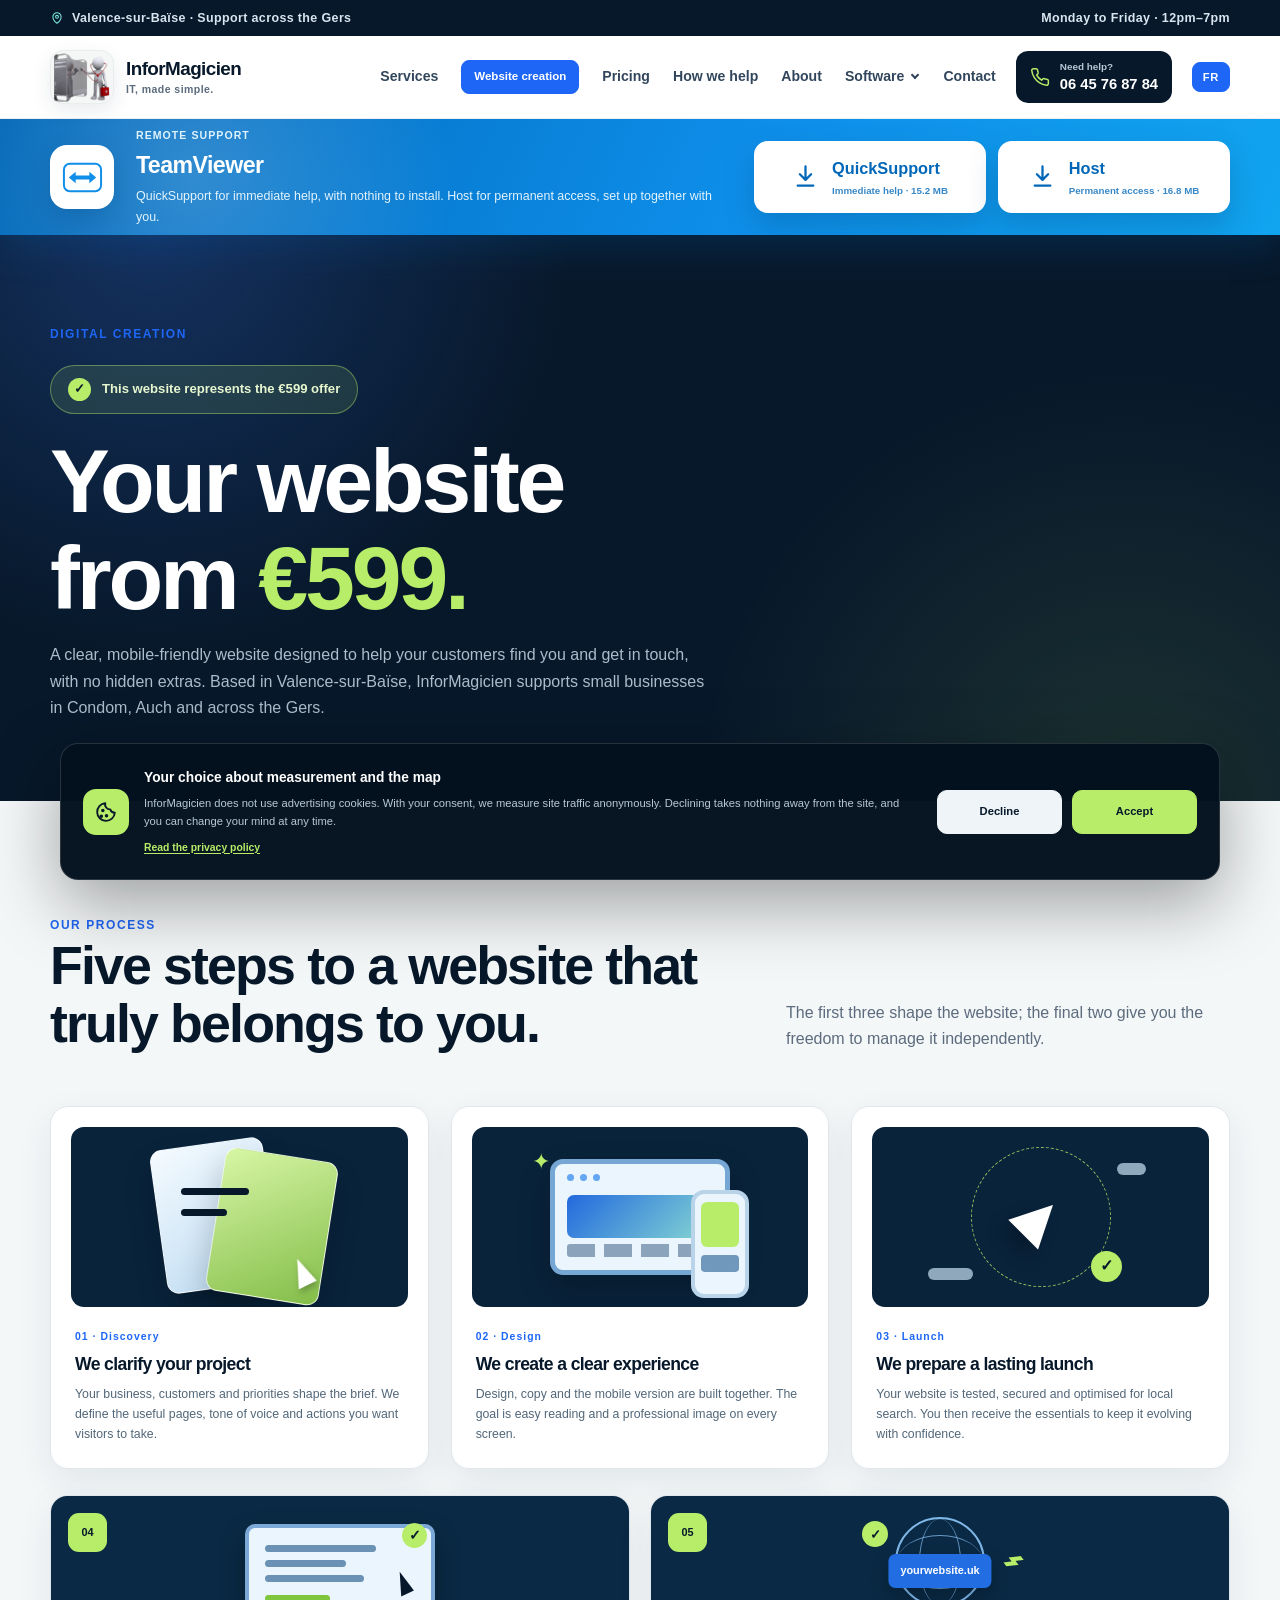
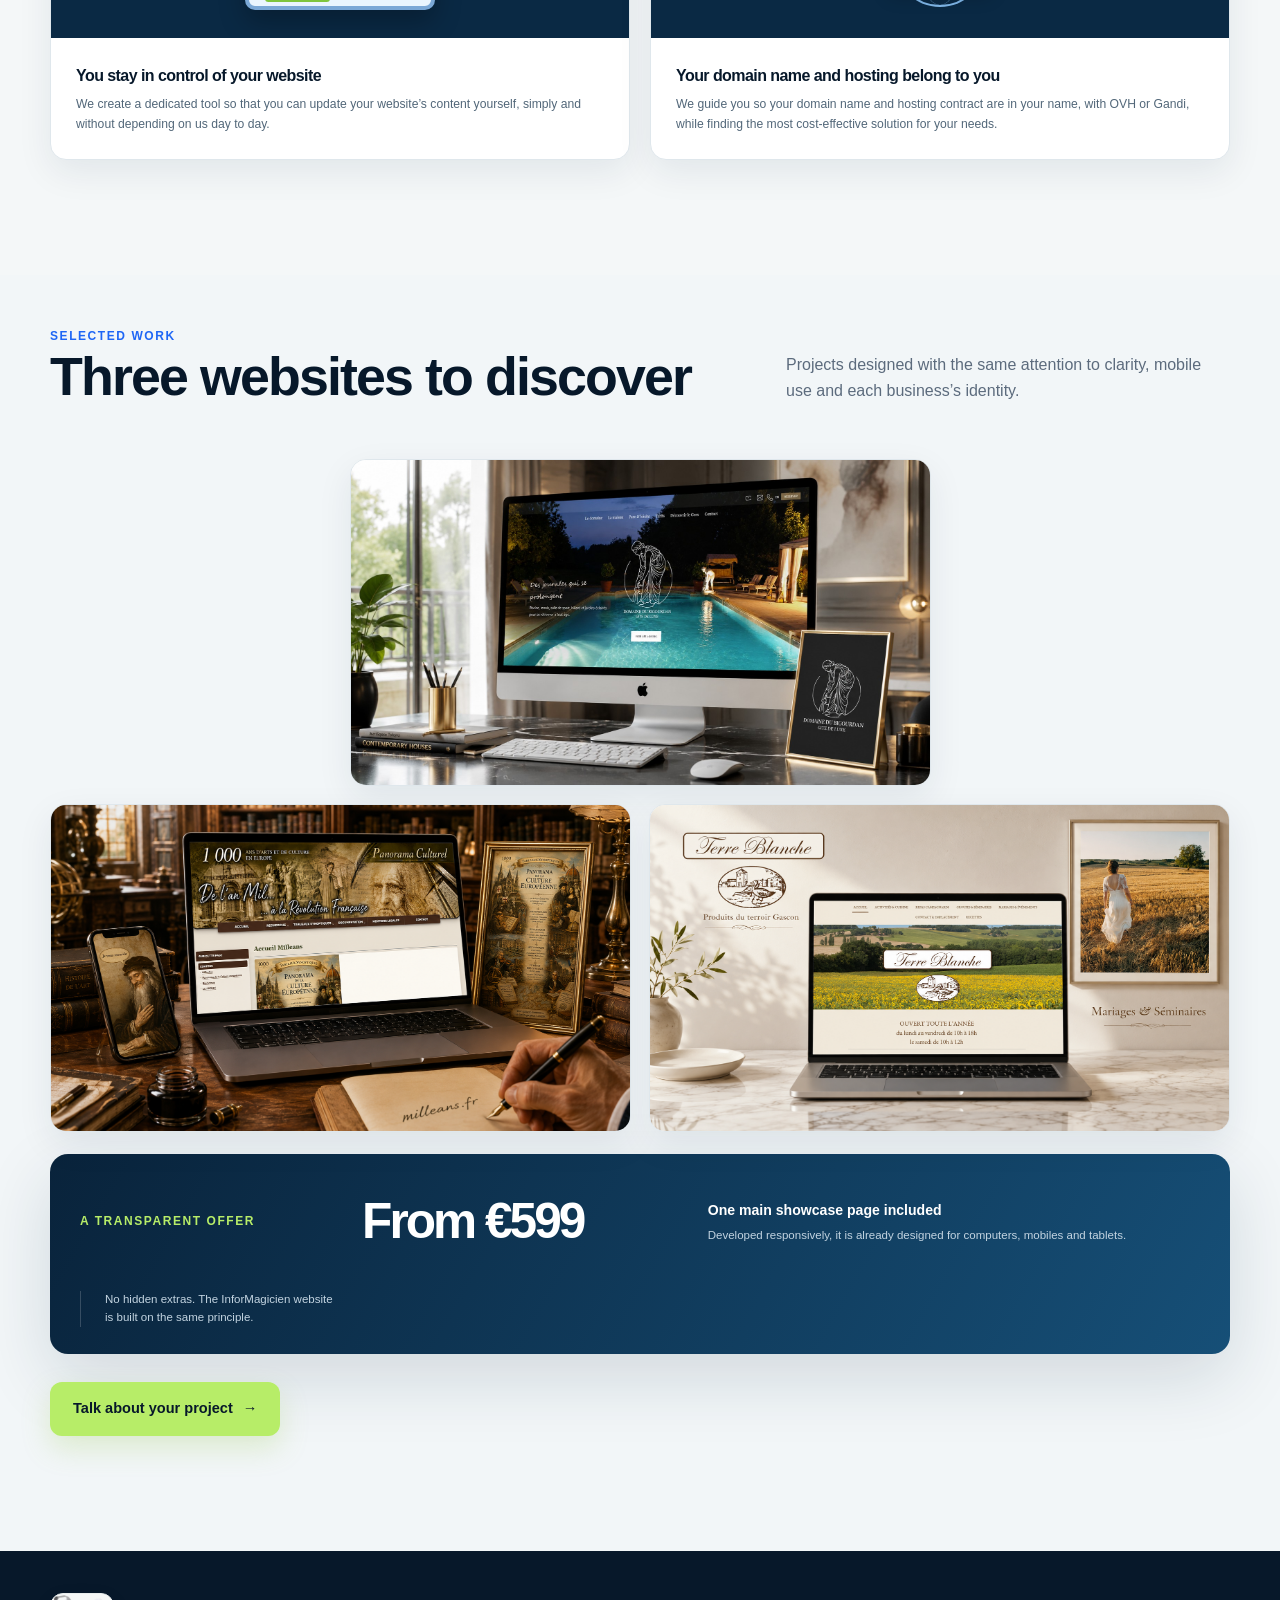
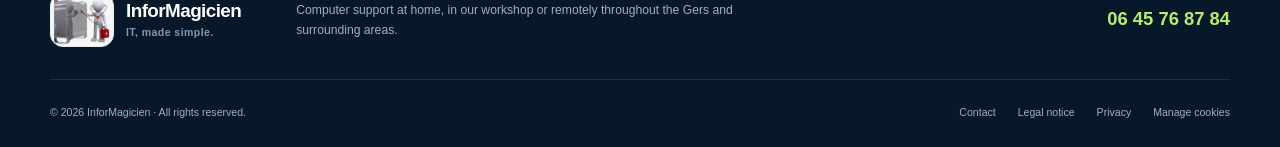
<file: creation-sites-en.html>
<!doctype html>
<html lang="en">
<head>
  <meta charset="utf-8">
  <meta name="viewport" content="width=device-width, initial-scale=1">
  <title>Website Creation in Gers, Condom and Auch | InforMagicien</title>
  <meta name="description" content="Clear, fast websites tailored to small businesses in the Gers, including Condom, Auch and nearby towns.">
  <meta name="robots" content="index, follow, max-image-preview:large, max-snippet:-1, max-video-preview:-1">
  <meta name="author" content="InforMagicien">
  <meta name="application-name" content="InforMagicien">
  <meta name="theme-color" content="#102a43">
  <link rel="icon" href="assets/favicon.png" type="image/png" sizes="256x256">
  <link rel="apple-touch-icon" href="assets/apple-touch-icon.png" sizes="180x180">
  <link rel="canonical" href="https://www.pc32.fr/creation-sites-en.html">
  <link rel="alternate" hreflang="fr" href="https://www.pc32.fr/creation-sites.html">
  <link rel="alternate" hreflang="en" href="https://www.pc32.fr/creation-sites-en.html">
  <link rel="alternate" hreflang="x-default" href="https://www.pc32.fr/creation-sites.html">
  <meta property="og:type" content="website">
  <meta property="og:locale" content="en_GB">
  <meta property="og:site_name" content="InforMagicien">
  <meta property="og:title" content="Website Creation in Gers, Condom and Auch | InforMagicien">
  <meta property="og:description" content="Clear, fast websites tailored to small businesses in the Gers, including Condom, Auch and nearby towns.">
  <meta property="og:url" content="https://www.pc32.fr/creation-sites-en.html">
  <meta property="og:image" content="https://www.pc32.fr/assets/og-informagicien.png">
  <meta property="og:image:alt" content="InforMagicien, website creation in the Gers">
  <meta name="twitter:card" content="summary_large_image">
  <meta name="twitter:title" content="Website Creation in Gers, Condom and Auch | InforMagicien">
  <meta name="twitter:description" content="Clear, fast websites tailored to small businesses in the Gers, including Condom, Auch and nearby towns.">
  <meta name="twitter:image" content="https://www.pc32.fr/assets/og-informagicien.png">
  <meta name="twitter:image:alt" content="InforMagicien, website creation in the Gers">
  <link rel="preload" href="styles.css?v=20261106-1" as="style">
  <link rel="stylesheet" href="styles.css?v=20261106-1">
  <script src="creation-sites.js?v=20260721-4" defer></script>
  <script type="application/ld+json">
  {"@context":"https://schema.org","@type":"Service","@id":"https://www.pc32.fr/creation-sites-en.html#service","name":"Website creation and redesign","description":"Clear, fast websites tailored to small businesses in the Gers, including Condom, Auch and nearby towns.","url":"https://www.pc32.fr/creation-sites-en.html","provider":{"@type":"ProfessionalService","name":"InforMagicien","url":"https://www.pc32.fr/","telephone":"+33645768784"},"areaServed":[{"@type":"AdministrativeArea","name":"Gers"},{"@type":"City","name":"Condom","containedInPlace":{"@type":"AdministrativeArea","name":"Gers"}},{"@type":"City","name":"Auch","containedInPlace":{"@type":"AdministrativeArea","name":"Gers"}}],"offers":{"@type":"Offer","price":"599","priceCurrency":"EUR","availability":"https://schema.org/InStock"},"inLanguage":"en-GB"}
  </script>
  <script type="application/ld+json">
  {"@context":"https://schema.org","@type":"BreadcrumbList","@id":"https://www.pc32.fr/creation-sites-en.html#breadcrumb","itemListElement":[{"@type":"ListItem","position":1,"name":"Home","item":"https://www.pc32.fr/index-en.html"},{"@type":"ListItem","position":2,"name":"Website creation","item":"https://www.pc32.fr/creation-sites-en.html"}]}
  </script>
  <script src="analytics.js?v=20260727-1" defer></script>
</head>
<body class="legal-page" id="accueil">
  <a class="skip-link" href="#contenu">Skip to content</a>
  <div class="topbar"><div class="container topbar__inner"><p><svg aria-hidden="true" viewBox="0 0 24 24"><path d="M12 21s7-4.35 7-11A7 7 0 1 0 5 10c0 6.65 7 11 7 11Z"/><circle cx="12" cy="10" r="2.5"/></svg>Valence-sur-Baïse · Support across the Gers</p><p class="topbar__hours">Monday to Friday · 12pm–7pm</p></div></div>
  <header class="site-header"><div class="container header__inner"><a class="brand" href="index-en.html#accueil" aria-label="InforMagicien, return to home"><span class="brand__mark" aria-hidden="true"><img src="assets/logo-informagicien.png" alt=""></span><span class="brand__text"><strong>InforMagicien</strong><small>IT, made simple.</small></span></a><button class="nav-toggle" type="button" aria-expanded="false" aria-controls="site-nav"><span></span><span></span><span></span><span class="sr-only">Open menu</span></button><nav class="site-nav" id="site-nav" aria-label="Main navigation"><a href="index-en.html#services">Services</a><a class="site-nav__website" href="creation-sites-en.html" aria-current="page">Website creation</a><a href="index-en.html#tarifs">Pricing</a><a href="index-en.html#interventions">How we help</a><a href="index-en.html#a-propos">About</a><div class="site-nav__group"><a href="logiciels.html">Software</a><div class="site-nav__sub"><a href="capture/">CapTure</a></div></div><a href="index-en.html#contact">Contact</a></nav><a class="header-call" href="tel:+33645768784"><svg aria-hidden="true" viewBox="0 0 24 24"><path d="M22 16.92v3a2 2 0 0 1-2.18 2 19.79 19.79 0 0 1-8.63-3.07 19.5 19.5 0 0 1-6-6A19.79 19.79 0 0 1 2.12 4.18 2 2 0 0 1 4.11 2h3a2 2 0 0 1 2 1.72c.12.9.33 1.78.62 2.63a2 2 0 0 1-.45 2.11L8 9.73a16 16 0 0 0 6 6l1.27-1.27a2 2 0 0 1 2.11-.45c.85.29 1.73.5 2.63.62A2 2 0 0 1 22 16.92Z"/></svg><span><small>Need help?</small>06 45 76 87 84</span></a><a class="language-switch" href="creation-sites.html" lang="fr" aria-label="View the French version">FR</a></div></header>
  <main id="contenu">
    <section class="teamviewer-quick-access" aria-label="Quick download of the TeamViewer tools"><div class="container teamviewer-quick-access__inner"><span class="teamviewer-quick-access__mark" aria-hidden="true"><svg viewBox="0 0 44 44"><rect x="3" y="8" width="38" height="28" rx="6"/><path d="m8 22 7-6v4h14v-4l7 6-7 6v-4H15v4l-7-6Z"/></svg></span><div class="teamviewer-quick-access__copy"><span>Remote support</span><strong>TeamViewer</strong><p>QuickSupport for immediate help, with nothing to install. Host for permanent access, set up together with you.</p></div><div class="teamviewer-quick-access__actions"><a class="teamviewer-quick-access__button" href="assets/TeamViewer_QuickSupport_Informagicien.exe" download aria-label="Download TeamViewer QuickSupport for Windows"><svg viewBox="0 0 24 24" aria-hidden="true"><path d="M12 3v12m0 0 5-5m-5 5-5-5M5 20h14"/></svg><span><strong>QuickSupport</strong><small>Immediate help · 15.2 MB</small></span></a><a class="teamviewer-quick-access__button teamviewer-quick-access__button--ghost" href="assets/TeamViewer_Host_Informagicien.exe" download aria-label="Download TeamViewer Host for Windows"><svg viewBox="0 0 24 24" aria-hidden="true"><path d="M12 3v12m0 0 5-5m-5 5-5-5M5 20h14"/></svg><span><strong>Host</strong><small>Permanent access · 16.8 MB</small></span></a></div></div></section>
    <section class="legal-hero"><div class="container"><p class="eyebrow">Digital creation</p><p class="site-creation__offer-badge"><span aria-hidden="true">✓</span> This website represents the €599 offer</p><h1>Your website<br>from <span>€599.</span></h1><p>A clear, mobile-friendly website designed to help your customers find you and get in touch, with no hidden extras. Based in Valence-sur-Baïse, InforMagicien supports small businesses in Condom, Auch and across the Gers.</p></div></section>
    <section class="section site-creation" aria-labelledby="creation-steps-title"><div class="container"><div class="section-heading"><div><p class="eyebrow">Our process</p><h2 id="creation-steps-title">Five steps to a website that truly belongs to you.</h2></div><p>The first three shape the website; the final two give you the freedom to manage it independently.</p></div><div class="site-creation__steps"><article class="site-step"><div class="site-step__visual site-step__visual--brief" aria-hidden="true"><span class="brief-card brief-card--one"></span><span class="brief-card brief-card--two"></span><span class="brief-line brief-line--one"></span><span class="brief-line brief-line--two"></span><span class="brief-cursor"></span></div><p class="site-step__number">01 · Discovery</p><h3>We clarify your project</h3><p>Your business, customers and priorities shape the brief. We define the useful pages, tone of voice and actions you want visitors to take.</p></article><article class="site-step"><div class="site-step__visual site-step__visual--design" aria-hidden="true"><span class="design-browser"><i></i><i></i><i></i><b></b><em></em></span><span class="design-phone"><i></i><b></b></span><span class="design-spark design-spark--one">✦</span><span class="design-spark design-spark--two">✦</span></div><p class="site-step__number">02 · Design</p><h3>We create a clear experience</h3><p>Design, copy and the mobile version are built together. The goal is easy reading and a professional image on every screen.</p></article><article class="site-step"><div class="site-step__visual site-step__visual--launch" aria-hidden="true"><span class="launch-orbit"></span><span class="launch-rocket">▲</span><span class="launch-cloud launch-cloud--one"></span><span class="launch-cloud launch-cloud--two"></span><span class="launch-check">✓</span></div><p class="site-step__number">03 · Launch</p><h3>We prepare a lasting launch</h3><p>Your website is tested, secured and optimised for local search. You then receive the essentials to keep it evolving with confidence.</p></article></div><div class="site-creation__commitments" aria-label="The final two stages of the project"><article><div class="commitment-visual commitment-visual--editor" aria-hidden="true"><span class="editor-panel"><i></i><i></i><i></i><b></b></span><span class="editor-cursor"></span><span class="editor-saved">✓</span></div><span class="site-creation__commitment-icon" aria-hidden="true">04</span><h3>You stay in control of your website</h3><p>We create a dedicated tool so that you can update your website’s content yourself, simply and without depending on us day to day.</p></article><article><div class="commitment-visual commitment-visual--ownership" aria-hidden="true"><span class="ownership-globe"></span><span class="ownership-domain">yourwebsite.uk</span><span class="ownership-key">⌁</span><span class="ownership-check">✓</span></div><span class="site-creation__commitment-icon" aria-hidden="true">05</span><h3>Your domain name and hosting belong to you</h3><p>We guide you so your domain name and hosting contract are in your name, with OVH or Gandi, while finding the most cost-effective solution for your needs.</p></article></div></div></section>
    <section class="section section--soft site-creation__references" aria-labelledby="references-title"><div class="container"><div class="section-heading"><div><p class="eyebrow">Selected work</p><h2 id="references-title">Three websites to discover</h2></div><p>Projects designed with the same attention to clarity, mobile use and each business’s identity.</p></div><div class="site-creation__links"><a class="site-showcase" href="https://location-vacances-lebigourdan.fr" target="_blank" rel="noopener noreferrer" aria-label="Visit the Domaine du Bigourdan website"><span class="site-showcase__preview"><img src="assets/portfolio/domaine-du-bigourdan-apercu.jpg" alt="Preview of the Domaine du Bigourdan website on a computer" loading="lazy" width="1672" height="941"></span></a><a class="site-showcase" href="https://milleans.fr" target="_blank" rel="noopener noreferrer" aria-label="Visit the Milleans website"><span class="site-showcase__preview"><img src="assets/portfolio/milleans-apercu.png" alt="Preview of the Milleans website on a computer" loading="lazy" width="1672" height="941"></span></a><a class="site-showcase" href="https://terreblanche.fr" target="_blank" rel="noopener noreferrer" aria-label="Visit the Terre Blanche website"><span class="site-showcase__preview"><img src="assets/portfolio/terre-blanche-apercu.png" alt="Preview of the Terre Blanche website on a computer" loading="lazy" width="1672" height="941"></span></a></div><aside class="site-creation__price"><p class="eyebrow">A transparent offer</p><p><strong>From €599</strong></p><div><b>One main showcase page included</b><span>Developed responsively, it is already designed for computers, mobiles and tablets.</span></div><small>No hidden extras. The InforMagicien website is built on the same principle.</small></aside><a class="button button--primary" href="index-en.html#contact">Talk about your project <span aria-hidden="true">→</span></a></div></section>
  </main>
  <footer class="footer"><div class="container footer__top"><a class="brand brand--footer" href="index-en.html#accueil" aria-label="InforMagicien, return to home"><span class="brand__mark" aria-hidden="true"><img src="assets/logo-informagicien.png" alt=""></span><span class="brand__text"><strong>InforMagicien</strong><small>IT, made simple.</small></span></a><p>Computer support at home, in our workshop or remotely throughout the Gers and surrounding areas.</p><a class="footer__call" href="tel:+33645768784">06 45 76 87 84</a></div><div class="container footer__bottom"><p>© <span id="year">2026</span> InforMagicien · All rights reserved.</p><div><a href="index-en.html#contact">Contact</a><a href="mentions-legales.html">Legal notice</a><a href="confidentialite.html">Privacy</a><button class="footer__link-button" type="button" data-cookie-manage>Manage cookies</button></div></div></footer>
  <!-- Ce panneau couvre la mesure d'audience et le chargement de Google Maps. -->
  <section class="cookie-panel" data-cookie-panel role="dialog" aria-labelledby="cookie-title" aria-describedby="cookie-description" hidden>
    <div class="cookie-panel__copy">
      <span class="cookie-panel__icon" aria-hidden="true">
        <svg viewBox="0 0 24 24"><path d="M20 13.2A8.5 8.5 0 1 1 10.8 4a4.8 4.8 0 0 0 4.7 6 4.8 4.8 0 0 0 4.5 3.2Z"/><circle cx="8.5" cy="11" r=".8"/><circle cx="12" cy="16" r=".8"/><circle cx="7" cy="16.5" r=".8"/></svg>
      </span>
      <div>
        <strong id="cookie-title">Your choice about measurement and the map</strong>
        <p id="cookie-description">InforMagicien does not use advertising cookies. With your consent, we measure site traffic anonymously. Declining takes nothing away from the site, and you can change your mind at any time.</p>
        <a href="confidentialite.html#cookies">Read the privacy policy</a>
      </div>
    </div>
    <div class="cookie-panel__actions">
      <button type="button" data-cookie-reject>Decline</button>
      <button type="button" data-cookie-accept>Accept</button>
    </div>
  </section>
</body>
</html>
</file>
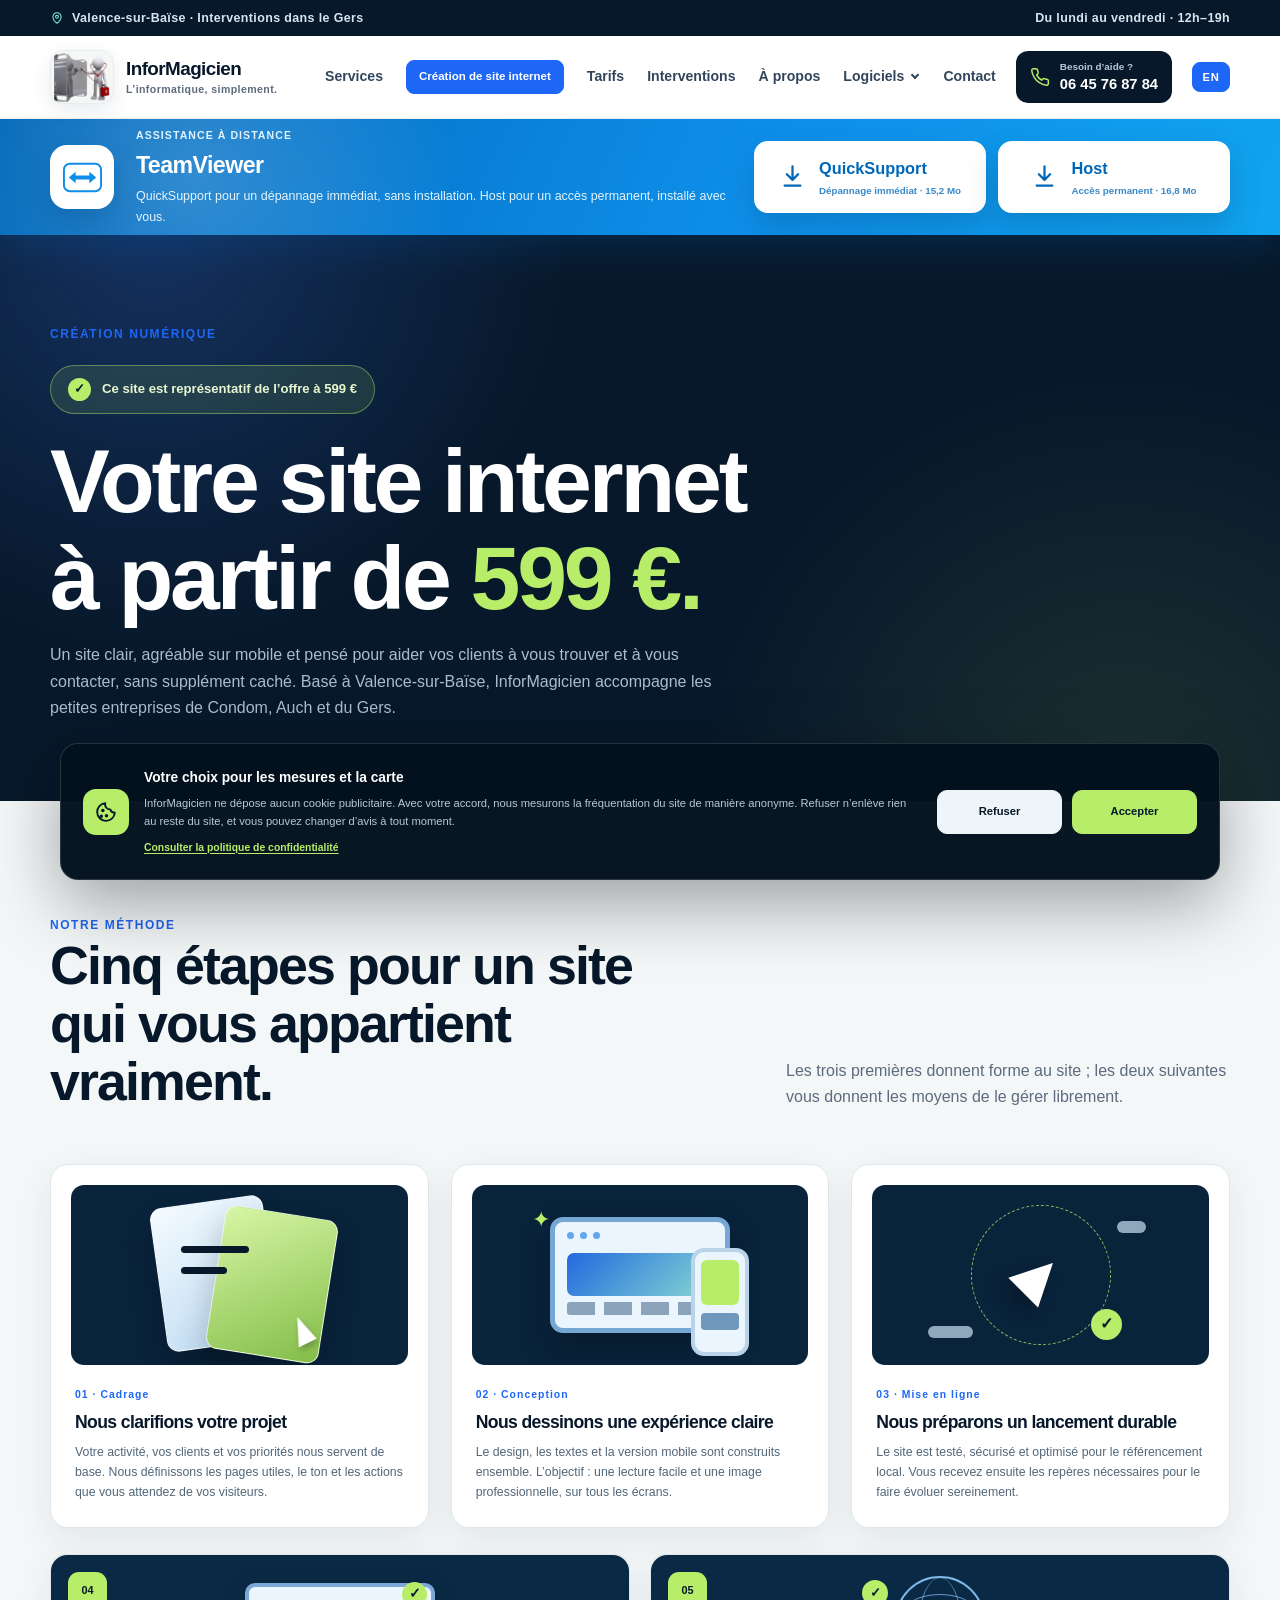
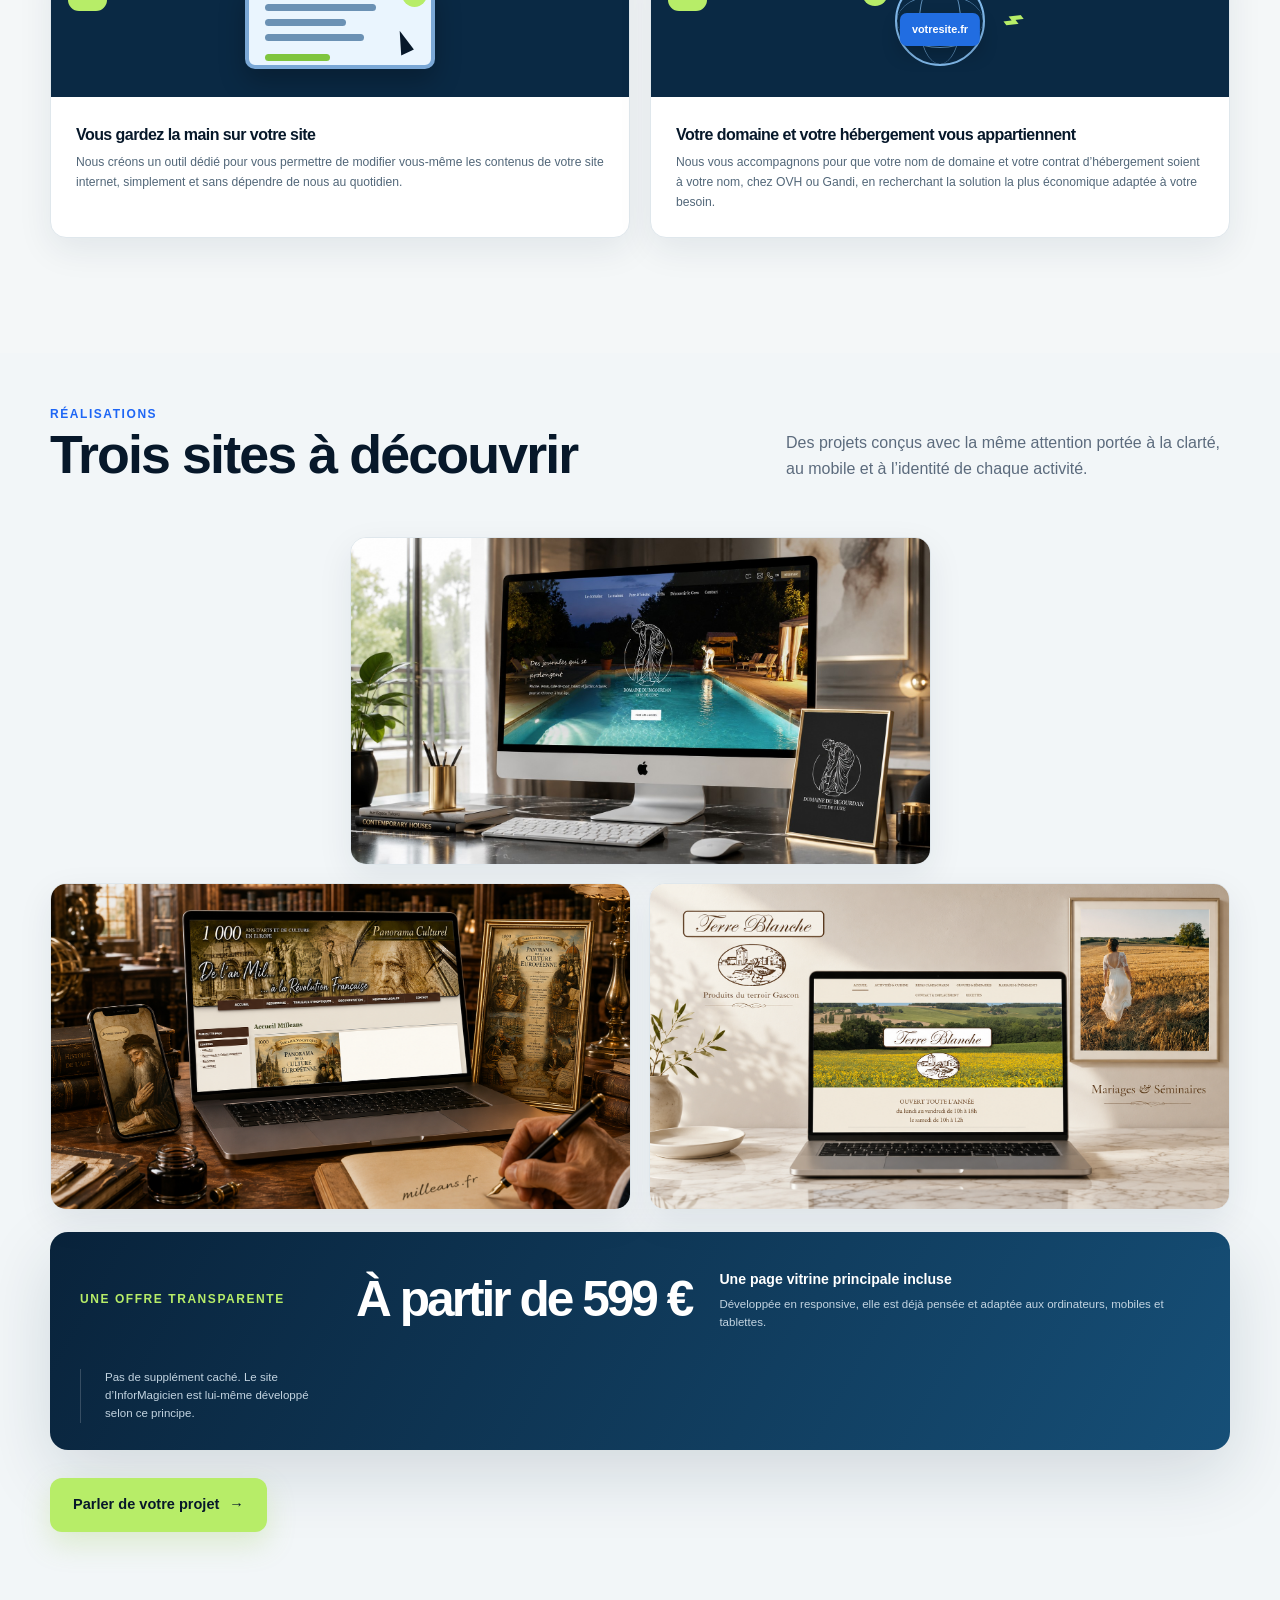
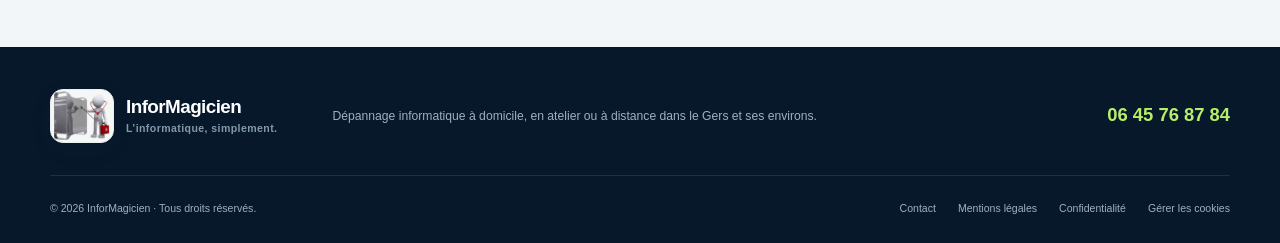
<file: creation-sites.html>
<!doctype html>
<html lang="fr">
<head>
  <meta charset="utf-8">
  <meta name="viewport" content="width=device-width, initial-scale=1">
  <title>Création de sites internet Gers, Condom et Auch | InforMagicien</title>
  <meta name="description" content="Création et refonte de sites internet clairs, rapides et adaptés aux petites entreprises dans le Gers, à Condom, Auch et alentours.">
  <meta name="robots" content="index, follow, max-image-preview:large, max-snippet:-1, max-video-preview:-1">
  <meta name="author" content="InforMagicien">
  <meta name="application-name" content="InforMagicien">
  <meta name="theme-color" content="#102a43">
  <link rel="icon" href="assets/favicon.png" type="image/png" sizes="256x256">
  <link rel="apple-touch-icon" href="assets/apple-touch-icon.png" sizes="180x180">
  <link rel="canonical" href="https://www.pc32.fr/creation-sites.html">
  <link rel="alternate" hreflang="fr" href="https://www.pc32.fr/creation-sites.html">
  <link rel="alternate" hreflang="en" href="https://www.pc32.fr/creation-sites-en.html">
  <link rel="alternate" hreflang="x-default" href="https://www.pc32.fr/creation-sites.html">
  <meta property="og:type" content="website">
  <meta property="og:locale" content="fr_FR">
  <meta property="og:site_name" content="InforMagicien">
  <meta property="og:title" content="Création de sites internet Gers, Condom et Auch | InforMagicien">
  <meta property="og:description" content="Création et refonte de sites internet clairs, rapides et adaptés aux petites entreprises dans le Gers, à Condom, Auch et alentours.">
  <meta property="og:url" content="https://www.pc32.fr/creation-sites.html">
  <meta property="og:image" content="https://www.pc32.fr/assets/og-informagicien.png">
  <meta property="og:image:alt" content="InforMagicien, création de sites internet dans le Gers">
  <meta name="twitter:card" content="summary_large_image">
  <meta name="twitter:title" content="Création de sites internet Gers, Condom et Auch | InforMagicien">
  <meta name="twitter:description" content="Des sites clairs, rapides et adaptés aux petites entreprises dans le Gers, à Condom, Auch et alentours.">
  <meta name="twitter:image" content="https://www.pc32.fr/assets/og-informagicien.png">
  <meta name="twitter:image:alt" content="InforMagicien, création de sites internet dans le Gers">
  <link rel="preload" href="styles.css?v=20261106-1" as="style">
  <link rel="stylesheet" href="styles.css?v=20261106-1">
  <script src="creation-sites.js?v=20260721-4" defer></script>
  <script type="application/ld+json">
  {"@context":"https://schema.org","@type":"Service","@id":"https://www.pc32.fr/creation-sites.html#service","name":"Création et refonte de sites internet","description":"Création de sites internet clairs, rapides et adaptés aux petites entreprises dans le Gers, à Condom, Auch et alentours.","url":"https://www.pc32.fr/creation-sites.html","provider":{"@type":"ProfessionalService","name":"InforMagicien","url":"https://www.pc32.fr/","telephone":"+33645768784"},"areaServed":[{"@type":"AdministrativeArea","name":"Gers"},{"@type":"City","name":"Condom","containedInPlace":{"@type":"AdministrativeArea","name":"Gers"}},{"@type":"City","name":"Auch","containedInPlace":{"@type":"AdministrativeArea","name":"Gers"}}],"offers":{"@type":"Offer","price":"599","priceCurrency":"EUR","availability":"https://schema.org/InStock"},"inLanguage":"fr-FR"}
  </script>
  <script type="application/ld+json">
  {"@context":"https://schema.org","@type":"BreadcrumbList","@id":"https://www.pc32.fr/creation-sites.html#breadcrumb","itemListElement":[{"@type":"ListItem","position":1,"name":"Accueil","item":"https://www.pc32.fr/"},{"@type":"ListItem","position":2,"name":"Création de sites internet","item":"https://www.pc32.fr/creation-sites.html"}]}
  </script>
  <script src="analytics.js?v=20260727-1" defer></script>
</head>
<body class="legal-page" id="accueil">
  <a class="skip-link" href="#contenu">Aller au contenu</a>
  <div class="topbar">
    <div class="container topbar__inner">
      <p><svg aria-hidden="true" viewBox="0 0 24 24"><path d="M12 21s7-4.35 7-11A7 7 0 1 0 5 10c0 6.65 7 11 7 11Z"/><circle cx="12" cy="10" r="2.5"/></svg>Valence-sur-Baïse · Interventions dans le Gers</p>
      <p class="topbar__hours">Du lundi au vendredi · 12h–19h</p>
    </div>
  </div>
  <header class="site-header">
    <div class="container header__inner">
      <a class="brand" href="index.html#accueil" aria-label="InforMagicien, retour à l’accueil"><span class="brand__mark" aria-hidden="true"><img src="assets/logo-informagicien.png" alt=""></span><span class="brand__text"><strong>InforMagicien</strong><small>L’informatique, simplement.</small></span></a>
      <button class="nav-toggle" type="button" aria-expanded="false" aria-controls="site-nav"><span></span><span></span><span></span><span class="sr-only">Ouvrir le menu</span></button>
      <nav class="site-nav" id="site-nav" aria-label="Navigation principale">
        <a href="index.html#services">Services</a><a class="site-nav__website" href="creation-sites.html" aria-current="page">Création de site internet</a><a href="index.html#tarifs">Tarifs</a><a href="index.html#interventions">Interventions</a><a href="index.html#a-propos">À propos</a><div class="site-nav__group"><a href="logiciels.html">Logiciels</a><div class="site-nav__sub"><a href="capture/">CapTure</a></div></div><a href="index.html#contact">Contact</a>
      </nav>
      <a class="header-call" href="tel:+33645768784"><svg aria-hidden="true" viewBox="0 0 24 24"><path d="M22 16.92v3a2 2 0 0 1-2.18 2 19.79 19.79 0 0 1-8.63-3.07 19.5 19.5 0 0 1-6-6A19.79 19.79 0 0 1 2.12 4.18 2 2 0 0 1 4.11 2h3a2 2 0 0 1 2 1.72c.12.9.33 1.78.62 2.63a2 2 0 0 1-.45 2.11L8 9.73a16 16 0 0 0 6 6l1.27-1.27a2 2 0 0 1 2.11-.45c.85.29 1.73.5 2.63.62A2 2 0 0 1 22 16.92Z"/></svg><span><small>Besoin d’aide ?</small>06 45 76 87 84</span></a>
      <a class="language-switch" href="creation-sites-en.html" lang="en" aria-label="View the English version">EN</a>
    </div>
  </header>
  <main id="contenu">
    <section class="teamviewer-quick-access" aria-label="Téléchargement rapide des outils TeamViewer">
      <div class="container teamviewer-quick-access__inner">
        <span class="teamviewer-quick-access__mark" aria-hidden="true"><svg viewBox="0 0 44 44"><rect x="3" y="8" width="38" height="28" rx="6"/><path d="m8 22 7-6v4h14v-4l7 6-7 6v-4H15v4l-7-6Z"/></svg></span>
        <div class="teamviewer-quick-access__copy"><span>Assistance à distance</span><strong>TeamViewer</strong><p>QuickSupport pour un dépannage immédiat, sans installation. Host pour un accès permanent, installé avec vous.</p></div>
        <div class="teamviewer-quick-access__actions"><a class="teamviewer-quick-access__button" href="assets/TeamViewer_QuickSupport_Informagicien.exe" download aria-label="Télécharger TeamViewer QuickSupport pour Windows"><svg viewBox="0 0 24 24" aria-hidden="true"><path d="M12 3v12m0 0 5-5m-5 5-5-5M5 20h14"/></svg><span><strong>QuickSupport</strong><small>Dépannage immédiat · 15,2 Mo</small></span></a><a class="teamviewer-quick-access__button teamviewer-quick-access__button--ghost" href="assets/TeamViewer_Host_Informagicien.exe" download aria-label="Télécharger TeamViewer Host pour Windows"><svg viewBox="0 0 24 24" aria-hidden="true"><path d="M12 3v12m0 0 5-5m-5 5-5-5M5 20h14"/></svg><span><strong>Host</strong><small>Accès permanent · 16,8 Mo</small></span></a></div>
      </div>
    </section>
    <section class="legal-hero">
      <div class="container">
        <p class="eyebrow">Création numérique</p>
        <p class="site-creation__offer-badge"><span aria-hidden="true">✓</span> Ce site est représentatif de l’offre à 599&nbsp;€</p>
        <h1>Votre site internet<br>à partir de <span>599&nbsp;€.</span></h1>
        <p>Un site clair, agréable sur mobile et pensé pour aider vos clients à vous trouver et à vous contacter, sans supplément caché. Basé à Valence-sur-Baïse, InforMagicien accompagne les petites entreprises de Condom, Auch et du Gers.</p>
      </div>
    </section>
    <section class="section site-creation" aria-labelledby="creation-steps-title">
      <div class="container">
        <div class="section-heading">
          <div><p class="eyebrow">Notre méthode</p><h2 id="creation-steps-title">Cinq étapes pour un site qui vous appartient vraiment.</h2></div>
          <p>Les trois premières donnent forme au site ; les deux suivantes vous donnent les moyens de le gérer librement.</p>
        </div>
        <div class="site-creation__steps">
          <article class="site-step">
            <div class="site-step__visual site-step__visual--brief" aria-hidden="true">
              <span class="brief-card brief-card--one"></span><span class="brief-card brief-card--two"></span><span class="brief-line brief-line--one"></span><span class="brief-line brief-line--two"></span><span class="brief-cursor"></span>
            </div>
            <p class="site-step__number">01 · Cadrage</p><h3>Nous clarifions votre projet</h3>
            <p>Votre activité, vos clients et vos priorités nous servent de base. Nous définissons les pages utiles, le ton et les actions que vous attendez de vos visiteurs.</p>
          </article>
          <article class="site-step">
            <div class="site-step__visual site-step__visual--design" aria-hidden="true">
              <span class="design-browser"><i></i><i></i><i></i><b></b><em></em></span><span class="design-phone"><i></i><b></b></span><span class="design-spark design-spark--one">✦</span><span class="design-spark design-spark--two">✦</span>
            </div>
            <p class="site-step__number">02 · Conception</p><h3>Nous dessinons une expérience claire</h3>
            <p>Le design, les textes et la version mobile sont construits ensemble. L’objectif : une lecture facile et une image professionnelle, sur tous les écrans.</p>
          </article>
          <article class="site-step">
            <div class="site-step__visual site-step__visual--launch" aria-hidden="true">
              <span class="launch-orbit"></span><span class="launch-rocket">▲</span><span class="launch-cloud launch-cloud--one"></span><span class="launch-cloud launch-cloud--two"></span><span class="launch-check">✓</span>
            </div>
            <p class="site-step__number">03 · Mise en ligne</p><h3>Nous préparons un lancement durable</h3>
            <p>Le site est testé, sécurisé et optimisé pour le référencement local. Vous recevez ensuite les repères nécessaires pour le faire évoluer sereinement.</p>
          </article>
        </div>
        <div class="site-creation__commitments" aria-label="Les deux dernières étapes du projet">
          <article>
            <div class="commitment-visual commitment-visual--editor" aria-hidden="true"><span class="editor-panel"><i></i><i></i><i></i><b></b></span><span class="editor-cursor"></span><span class="editor-saved">✓</span></div>
            <span class="site-creation__commitment-icon" aria-hidden="true">04</span>
            <h3>Vous gardez la main sur votre site</h3>
            <p>Nous créons un outil dédié pour vous permettre de modifier vous-même les contenus de votre site internet, simplement et sans dépendre de nous au quotidien.</p>
          </article>
          <article>
            <div class="commitment-visual commitment-visual--ownership" aria-hidden="true"><span class="ownership-globe"></span><span class="ownership-domain">votresite.fr</span><span class="ownership-key">⌁</span><span class="ownership-check">✓</span></div>
            <span class="site-creation__commitment-icon" aria-hidden="true">05</span>
            <h3>Votre domaine et votre hébergement vous appartiennent</h3>
            <p>Nous vous accompagnons pour que votre nom de domaine et votre contrat d’hébergement soient à votre nom, chez OVH ou Gandi, en recherchant la solution la plus économique adaptée à votre besoin.</p>
          </article>
        </div>
      </div>
    </section>
    <section class="section section--soft site-creation__references" aria-labelledby="references-title">
      <div class="container">
        <div class="section-heading"><div><p class="eyebrow">Réalisations</p><h2 id="references-title">Trois sites à découvrir</h2></div><p>Des projets conçus avec la même attention portée à la clarté, au mobile et à l’identité de chaque activité.</p></div>
        <div class="site-creation__links">
          <a class="site-showcase" href="https://location-vacances-lebigourdan.fr" target="_blank" rel="noopener noreferrer" aria-label="Découvrir le site Domaine du Bigourdan">
            <span class="site-showcase__preview"><img src="assets/portfolio/domaine-du-bigourdan-apercu.jpg" alt="Aperçu du site Domaine du Bigourdan sur un ordinateur" loading="lazy" width="1672" height="941"></span>

          </a>
          <a class="site-showcase" href="https://milleans.fr" target="_blank" rel="noopener noreferrer" aria-label="Découvrir le site Milleans">
            <span class="site-showcase__preview"><img src="assets/portfolio/milleans-apercu.png" alt="Aperçu du site Milleans sur ordinateur" loading="lazy" width="1672" height="941"></span>

          </a>
          <a class="site-showcase" href="https://terreblanche.fr" target="_blank" rel="noopener noreferrer" aria-label="Découvrir le site Terre Blanche">
            <span class="site-showcase__preview"><img src="assets/portfolio/terre-blanche-apercu.png" alt="Aperçu du site Terre Blanche sur ordinateur" loading="lazy" width="1672" height="941"></span>

          </a>
        </div>
        <aside class="site-creation__price">
          <p class="eyebrow">Une offre transparente</p>
          <p><strong>À partir de 599&nbsp;€</strong></p>
          <div><b>Une page vitrine principale incluse</b><span>Développée en responsive, elle est déjà pensée et adaptée aux ordinateurs, mobiles et tablettes.</span></div>
          <small>Pas de supplément caché. Le site d’InforMagicien est lui-même développé selon ce principe.</small>
        </aside>
        <a class="button button--primary" href="index.html#contact">Parler de votre projet <span aria-hidden="true">→</span></a>
      </div>
    </section>
  </main>
  <footer class="footer">
    <div class="container footer__top">
      <a class="brand brand--footer" href="index.html#accueil" aria-label="InforMagicien, retour à l’accueil">
        <span class="brand__mark" aria-hidden="true"><img src="assets/logo-informagicien.png" alt=""></span>
        <span class="brand__text"><strong>InforMagicien</strong><small>L’informatique, simplement.</small></span>
      </a>
      <p>Dépannage informatique à domicile, en atelier ou à distance dans le Gers et ses environs.</p>
      <a class="footer__call" href="tel:+33645768784">06 45 76 87 84</a>
    </div>
    <div class="container footer__bottom">
      <p>© <span id="year">2026</span> InforMagicien · Tous droits réservés.</p>
      <div><a href="index.html#contact">Contact</a><a href="mentions-legales.html">Mentions légales</a><a href="confidentialite.html">Confidentialité</a><button class="footer__link-button" type="button" data-cookie-manage>Gérer les cookies</button></div>
    </div>
  </footer>
  <!-- Ce panneau couvre la mesure d'audience et le chargement de Google Maps. -->
  <section class="cookie-panel" data-cookie-panel role="dialog" aria-labelledby="cookie-title" aria-describedby="cookie-description" hidden>
    <div class="cookie-panel__copy">
      <span class="cookie-panel__icon" aria-hidden="true">
        <svg viewBox="0 0 24 24"><path d="M20 13.2A8.5 8.5 0 1 1 10.8 4a4.8 4.8 0 0 0 4.7 6 4.8 4.8 0 0 0 4.5 3.2Z"/><circle cx="8.5" cy="11" r=".8"/><circle cx="12" cy="16" r=".8"/><circle cx="7" cy="16.5" r=".8"/></svg>
      </span>
      <div>
        <strong id="cookie-title">Votre choix pour les mesures et la carte</strong>
        <p id="cookie-description">InforMagicien ne dépose aucun cookie publicitaire. Avec votre accord, nous mesurons la fréquentation du site de manière anonyme. Refuser n’enlève rien au reste du site, et vous pouvez changer d’avis à tout moment.</p>
        <a href="confidentialite.html#cookies">Consulter la politique de confidentialité</a>
      </div>
    </div>
    <div class="cookie-panel__actions">
      <button type="button" data-cookie-reject>Refuser</button>
      <button type="button" data-cookie-accept>Accepter</button>
    </div>
  </section>
</body>
</html>
</file>
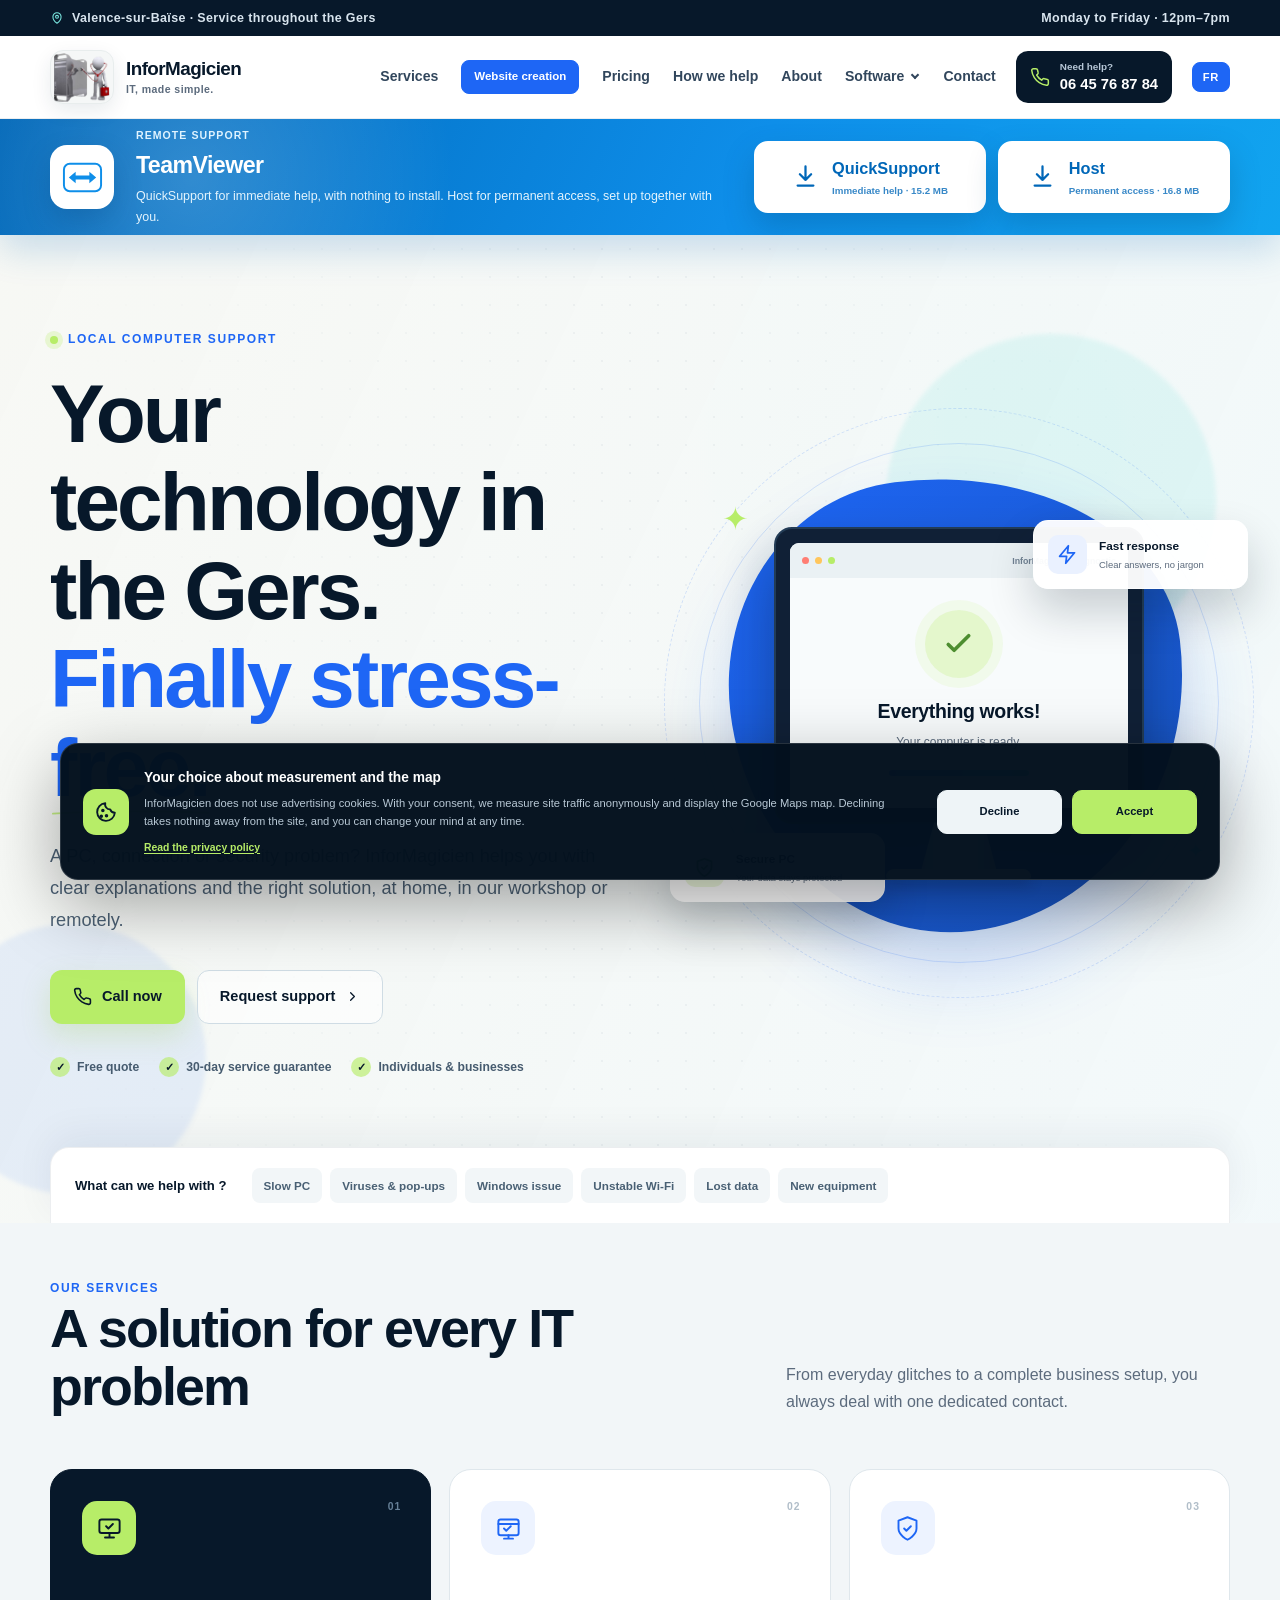
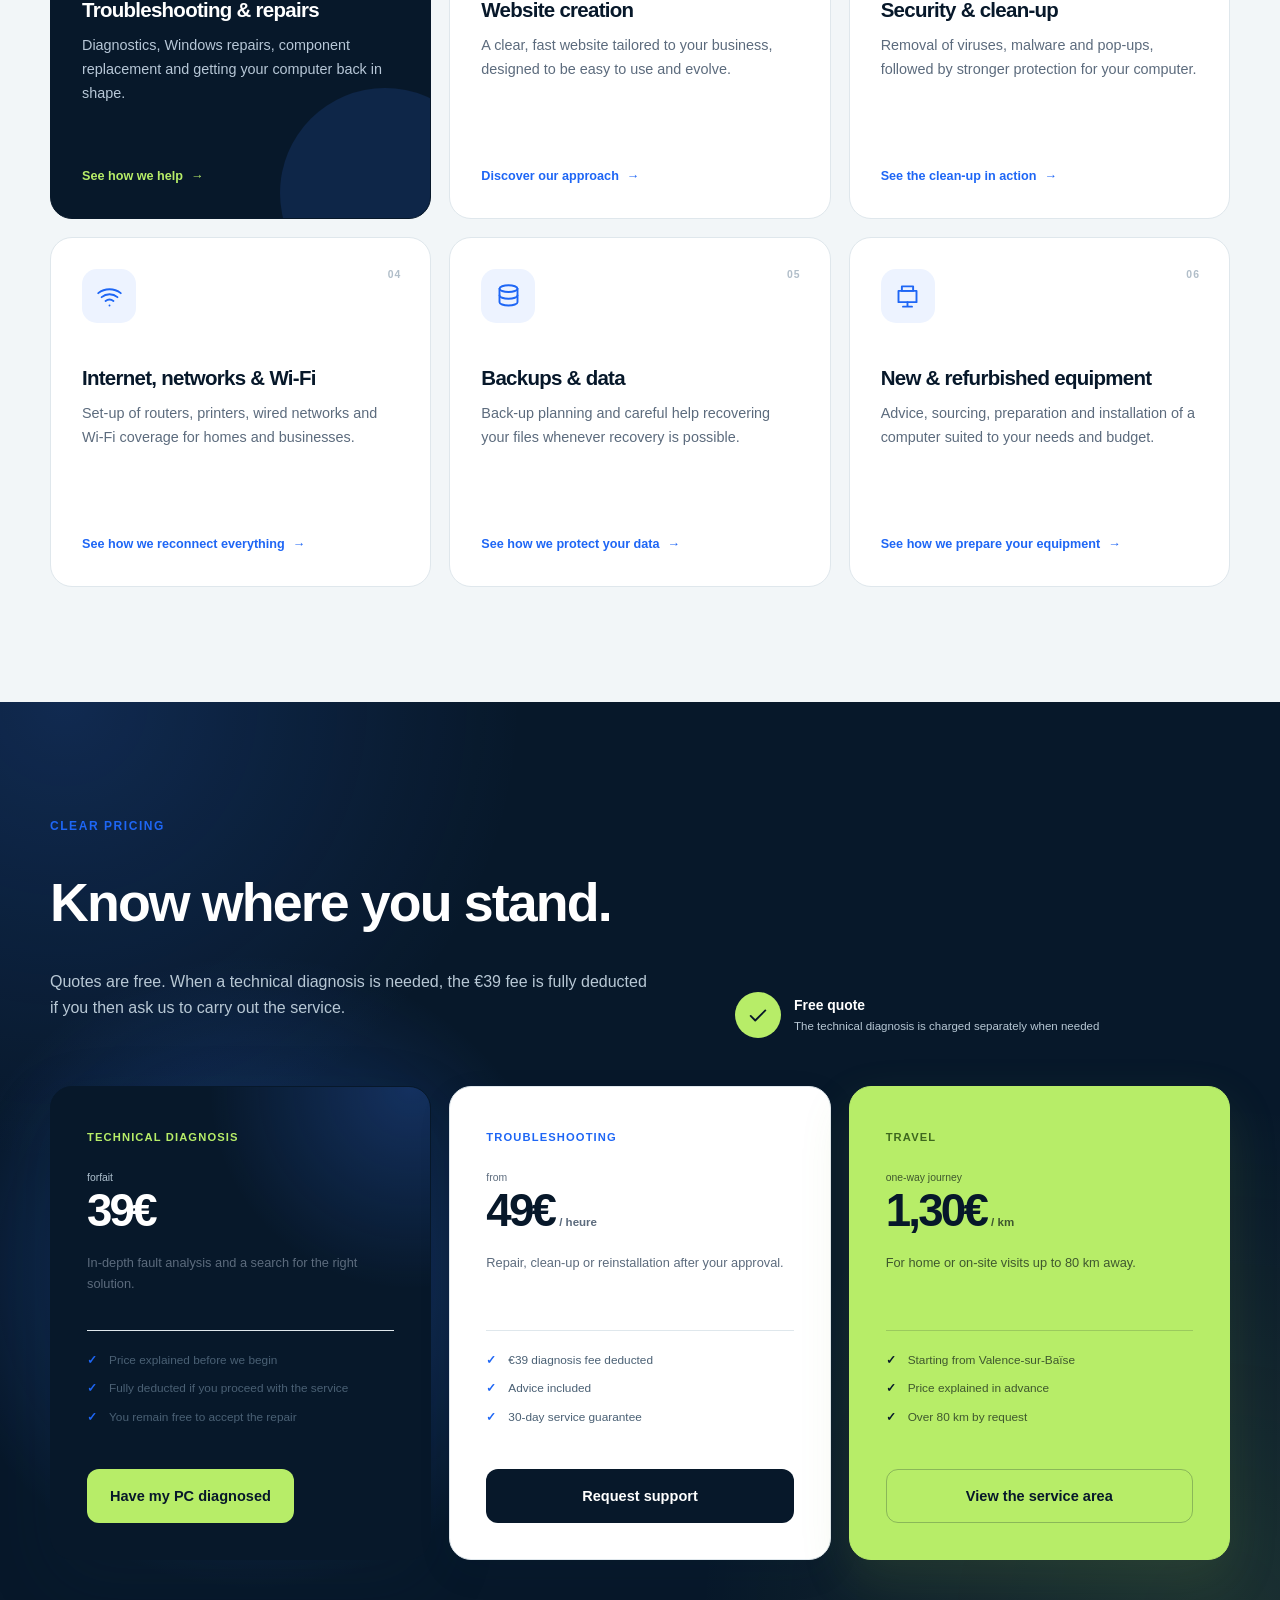
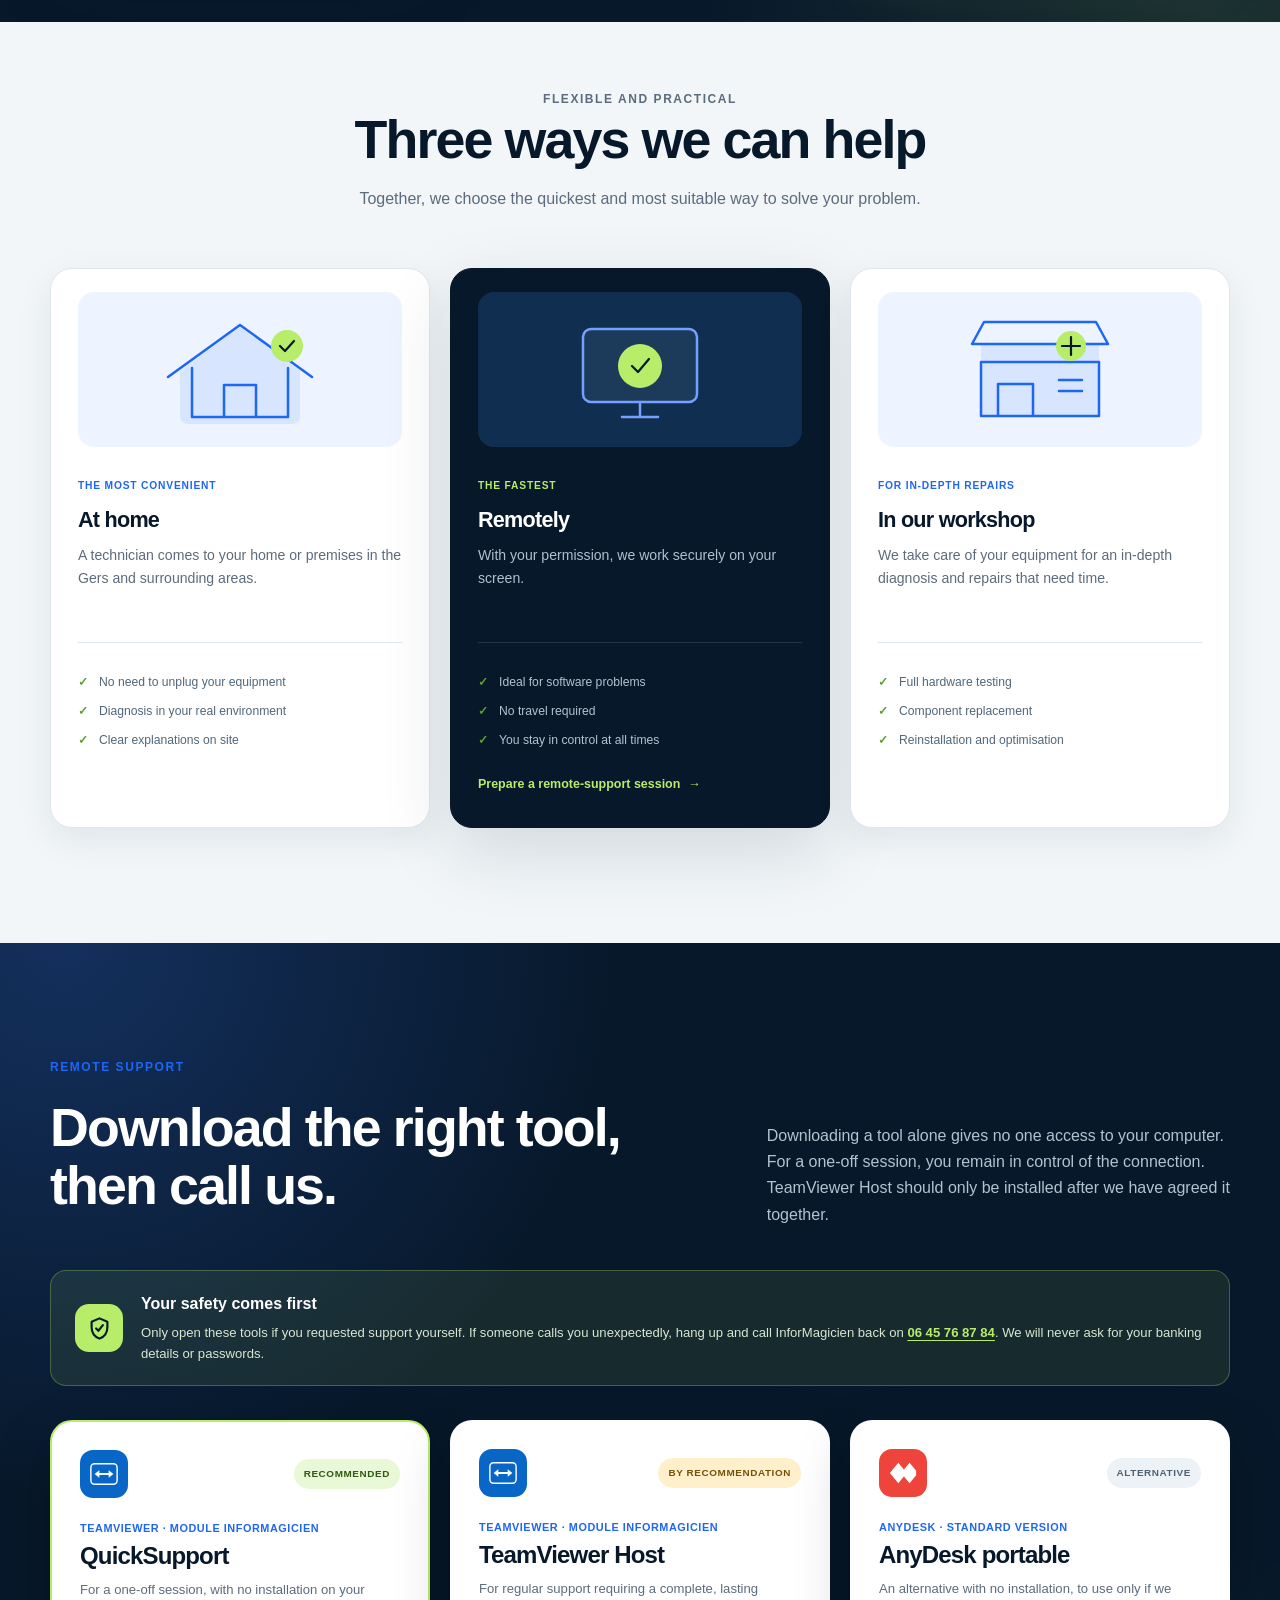
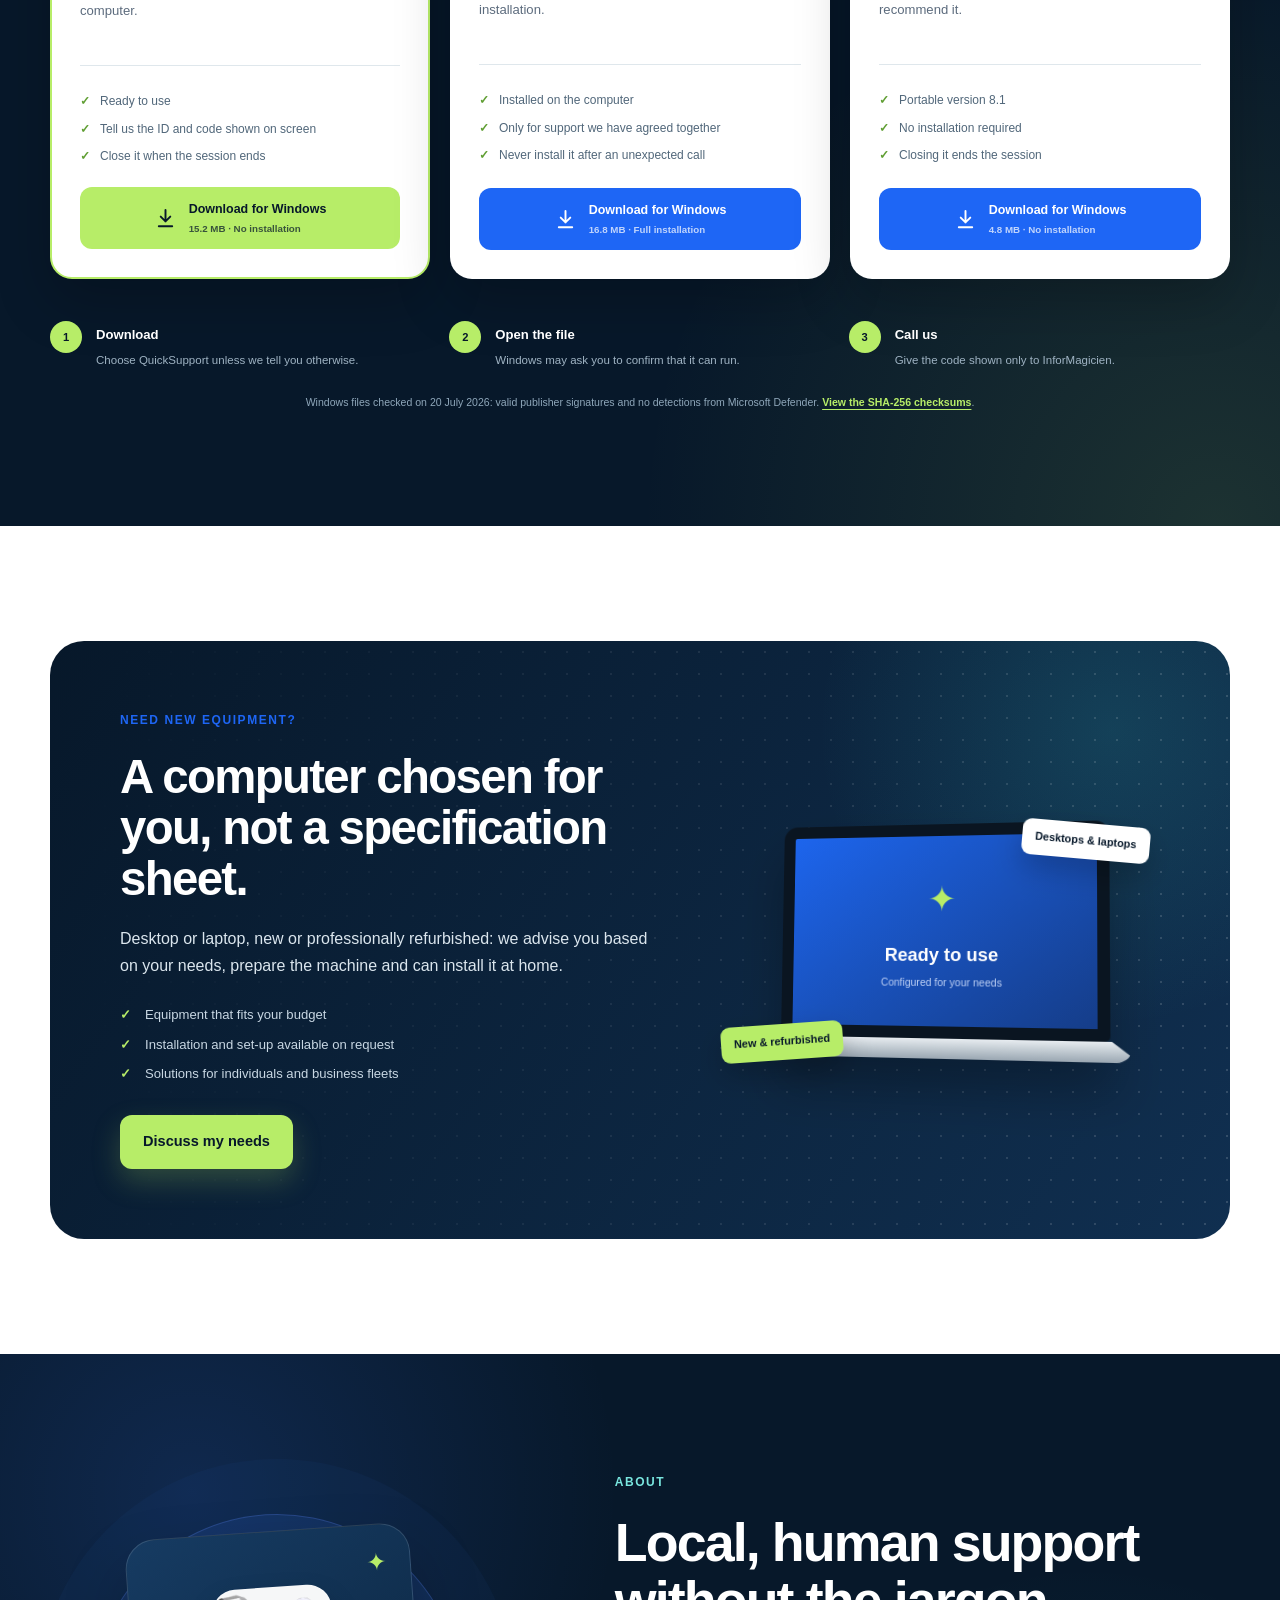
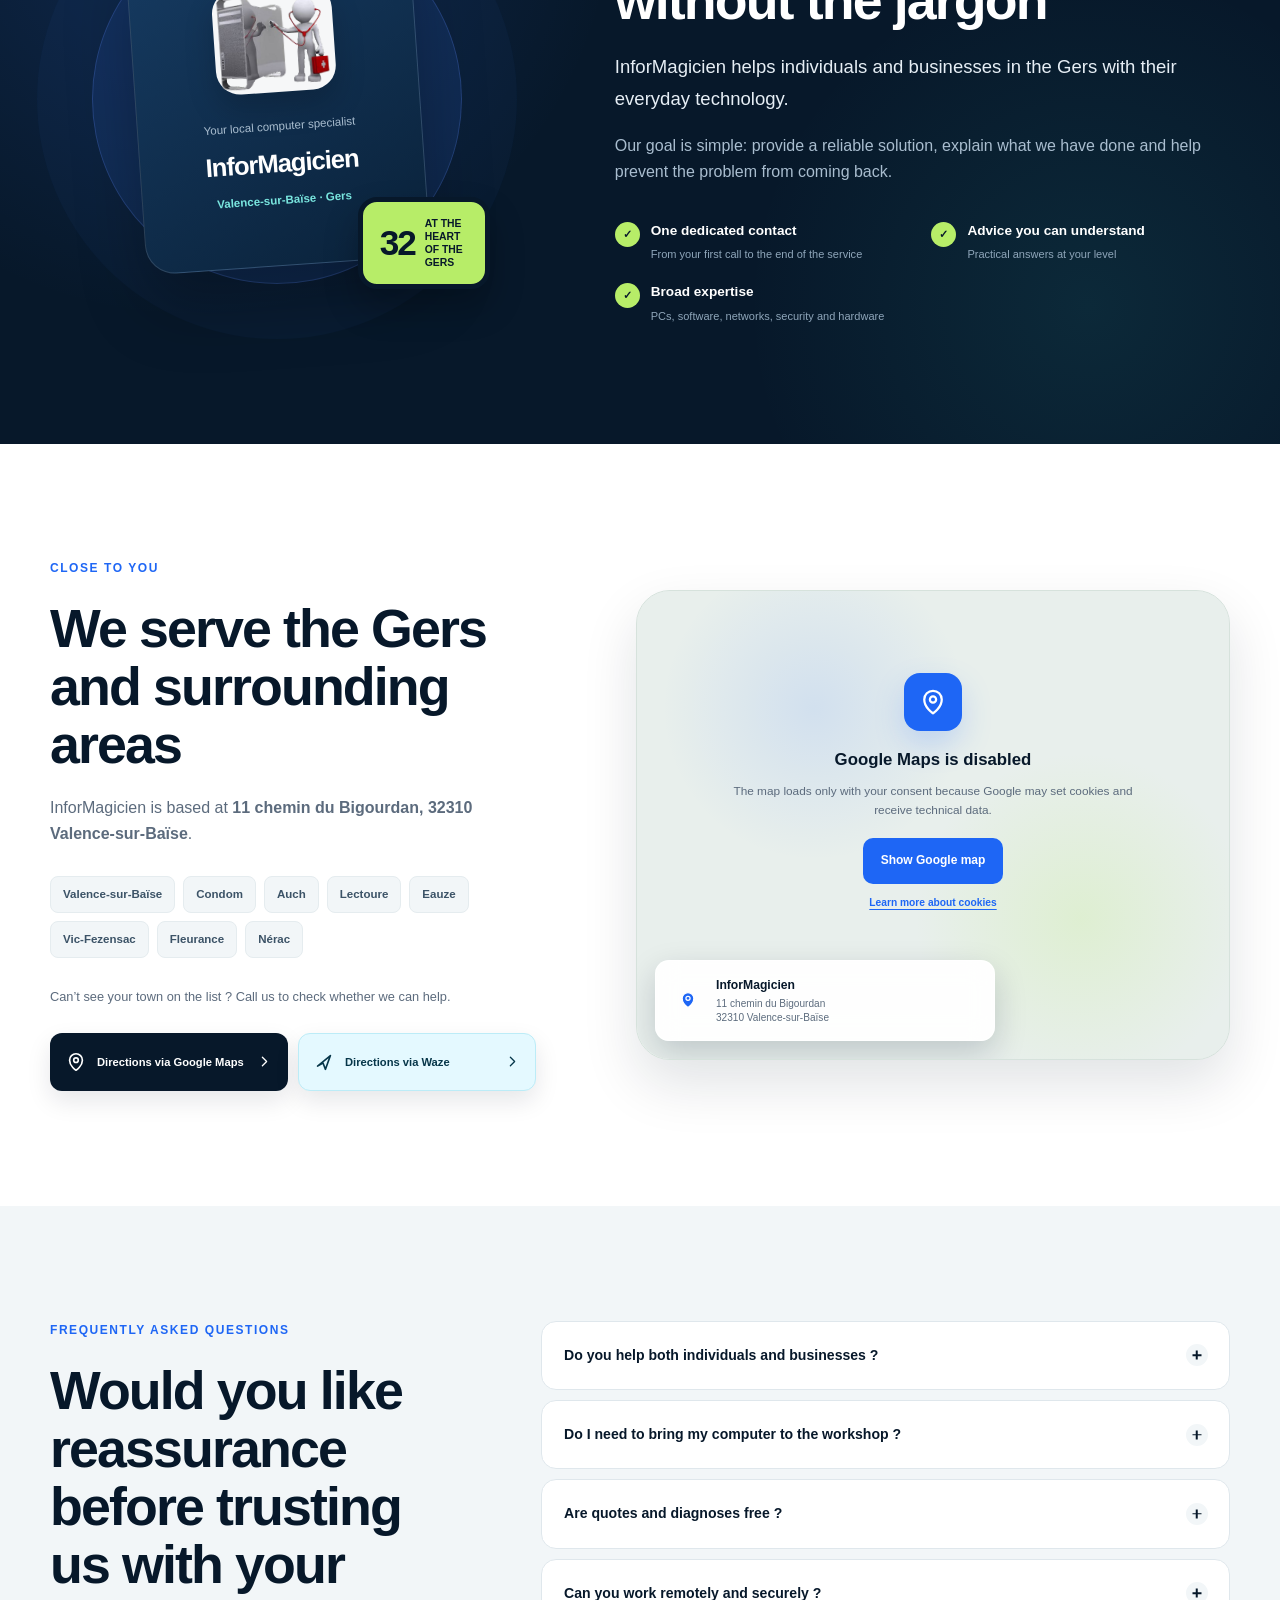
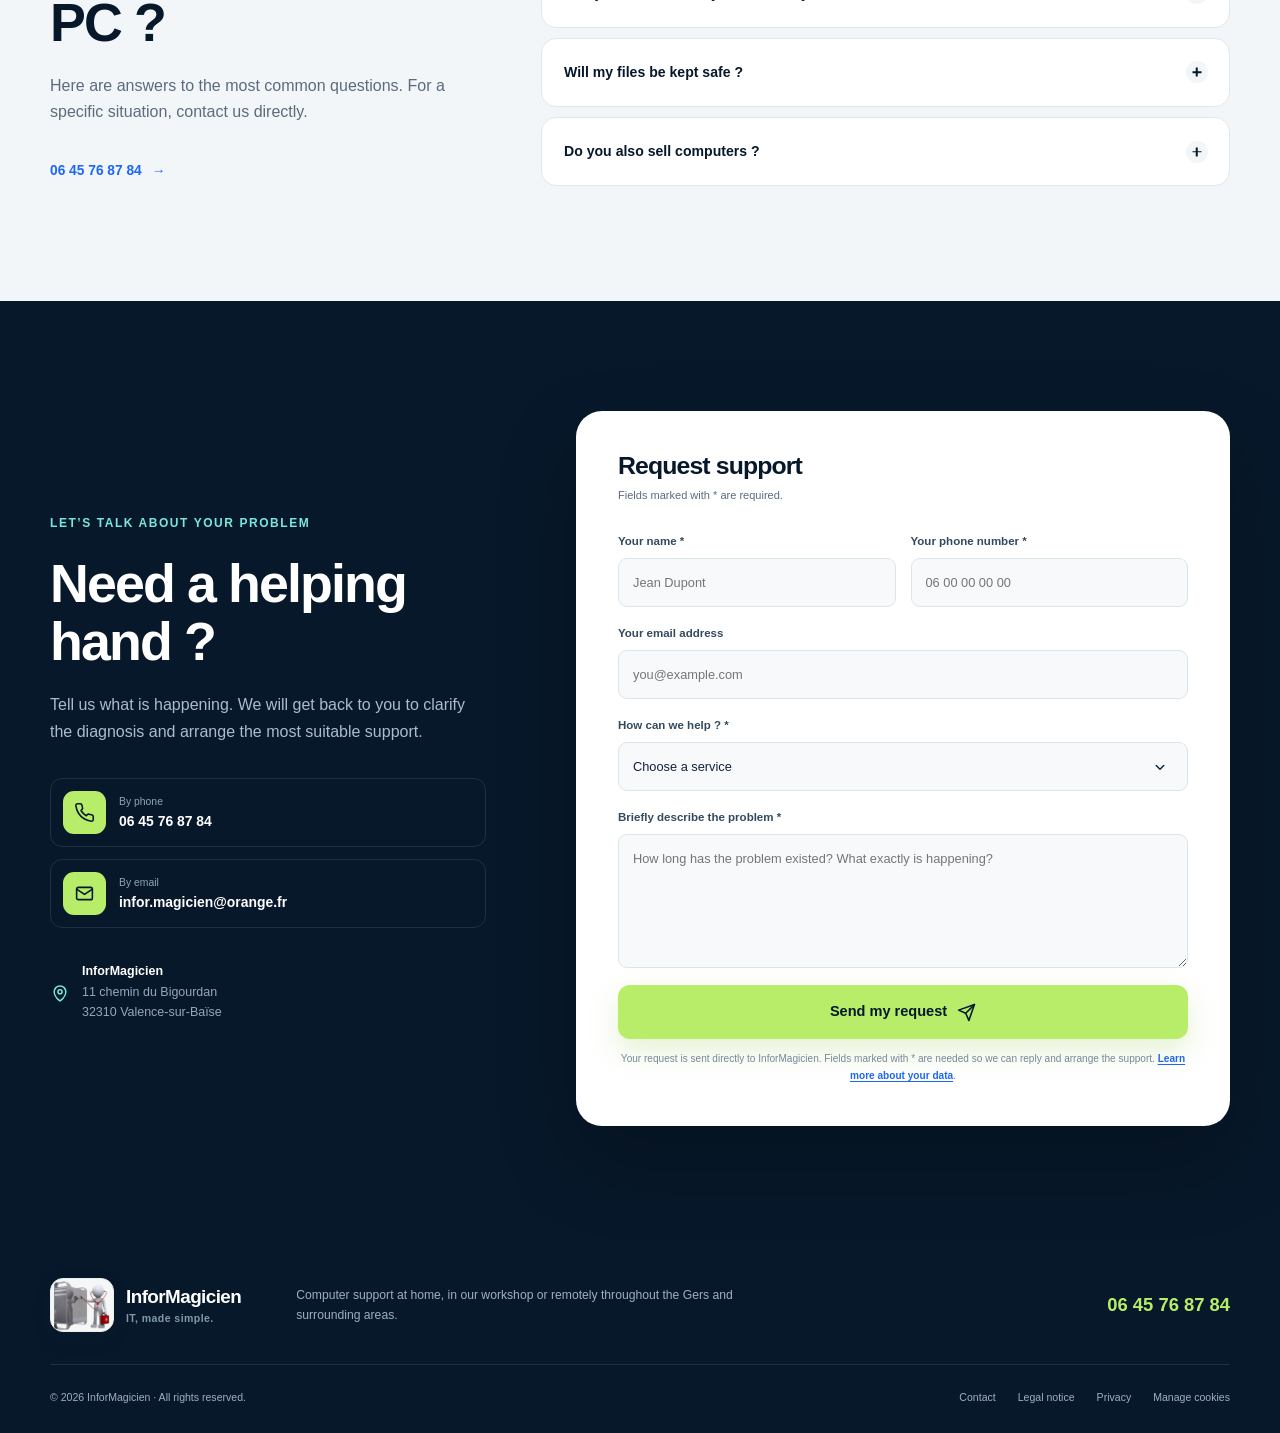
<file: index-en.html>
<!doctype html>
<html lang="en">
<head>
  <meta charset="utf-8">
  <meta name="viewport" content="width=device-width, initial-scale=1">
  <title>Computer Support in Gers, Condom and Auch | InforMagicien</title>
  <meta name="description" content="Computer support across the Gers, at home, in our workshop or remotely: Valence-sur-Baïse, Condom, Auch and nearby towns. PC repairs, Wi-Fi and security.">
  <meta name="robots" content="index, follow, max-image-preview:large, max-snippet:-1, max-video-preview:-1">
  <meta name="author" content="InforMagicien">
  <meta name="application-name" content="InforMagicien">
  <meta name="color-scheme" content="light">
  <meta name="theme-color" content="#102a43">

  <!-- Note to self: keep the canonical address and sharing image as full URLs. -->
  <link rel="canonical" href="https://www.pc32.fr/index-en.html">
  <link rel="alternate" hreflang="fr" href="https://www.pc32.fr/">
  <link rel="alternate" hreflang="en" href="https://www.pc32.fr/index-en.html">
  <link rel="alternate" hreflang="x-default" href="https://www.pc32.fr/">
  <link rel="icon" href="assets/favicon.png" type="image/png" sizes="256x256">
  <link rel="apple-touch-icon" href="assets/apple-touch-icon.png" sizes="180x180">

  <meta property="og:type" content="website">
  <meta property="og:locale" content="en_GB">
  <meta property="og:site_name" content="InforMagicien">
  <meta property="og:title" content="Computer Support in Gers, Condom and Auch | InforMagicien">
  <meta property="og:description" content="Computer support across the Gers, at home, in our workshop or remotely: Valence-sur-Baïse, Condom, Auch and nearby towns.">
  <meta property="og:url" content="https://www.pc32.fr/index-en.html">
  <meta property="og:image" content="https://www.pc32.fr/assets/og-informagicien.png">
  <meta property="og:image:secure_url" content="https://www.pc32.fr/assets/og-informagicien.png">
  <meta property="og:image:type" content="image/png">
  <meta property="og:image:width" content="1200">
  <meta property="og:image:height" content="630">
  <meta property="og:image:alt" content="InforMagicien, computer support at home, in our workshop or remotely throughout the Gers">

  <meta name="twitter:card" content="summary_large_image">
  <meta name="twitter:title" content="Computer Support in Gers, Condom and Auch | InforMagicien">
  <meta name="twitter:description" content="Computer support across the Gers, at home, in our workshop or remotely: Valence-sur-Baïse, Condom, Auch and nearby towns.">
  <meta name="twitter:image" content="https://www.pc32.fr/assets/og-informagicien.png">
  <meta name="twitter:image:alt" content="InforMagicien, computer support in the Gers">

  <!-- Search-engine information: business, opening hours and services. -->
  <script type="application/ld+json">
  {
    "@context": "https://schema.org",
    "@graph": [
      {
        "@type": "WebSite",
        "@id": "https://www.pc32.fr/index-en.html#website",
        "url": "https://www.pc32.fr/index-en.html",
        "name": "InforMagicien",
        "alternateName": "PC32",
        "description": "Computer support across the Gers, at home, in our workshop or remotely: Valence-sur-Baïse, Condom, Auch and nearby towns.",
        "inLanguage": "en-GB",
        "publisher": {
          "@id": "https://www.pc32.fr/#business"
        }
      },
      {
        "@type": [
          "ProfessionalService",
          "ComputerStore"
        ],
        "@id": "https://www.pc32.fr/#business",
        "name": "InforMagicien",
        "alternateName": "PC32",
        "url": "https://www.pc32.fr/",
        "sameAs": [
          "https://share.google/l12WiZLAdWH4I2lfJ"
        ],
        "logo": "https://www.pc32.fr/assets/logo-informagicien.png",
        "image": "https://www.pc32.fr/assets/og-informagicien.png",
        "description": "Computer troubleshooting, repairs and support for individuals and businesses in the Gers, including Valence-sur-Baïse, Condom and Auch.",
        "slogan": "IT, made simple.",
        "telephone": "+33645768784",
        "email": "infor.magicien@orange.fr",
        "priceRange": "€€",
        "currenciesAccepted": "EUR",
        "address": {
          "@type": "PostalAddress",
          "streetAddress": "11 chemin du Bigourdan",
          "postalCode": "32310",
          "addressLocality": "Valence-sur-Baïse",
          "addressRegion": "Gers",
          "addressCountry": "FR"
        },
        "geo": {
          "@type": "GeoCoordinates",
          "latitude": 43.861739,
          "longitude": 0.347388
        },
        "hasMap": "https://www.google.com/maps/search/?api=1&query=43.861739%2C0.347388",
        "areaServed": [
          {
            "@type": "AdministrativeArea",
            "name": "Gers"
          },
          {
            "@type": "City",
            "name": "Condom",
            "containedInPlace": {
              "@type": "AdministrativeArea",
              "name": "Gers"
            }
          },
          {
            "@type": "City",
            "name": "Auch",
            "containedInPlace": {
              "@type": "AdministrativeArea",
              "name": "Gers"
            }
          }
        ],
        "openingHoursSpecification": {
          "@type": "OpeningHoursSpecification",
          "dayOfWeek": [
            "Monday",
            "Tuesday",
            "Wednesday",
            "Thursday",
            "Friday"
          ],
          "opens": "12:00",
          "closes": "19:00"
        },
        "contactPoint": {
          "@type": "ContactPoint",
          "telephone": "+33645768784",
          "email": "infor.magicien@orange.fr",
          "contactType": "customer service",
          "availableLanguage": ["English", "French"]
        },
        "hasOfferCatalog": {
          "@type": "OfferCatalog",
          "name": "Services informatiques",
          "itemListElement": [
            {
              "@type": "Offer",
              "itemOffered": {
                "@type": "Service",
                "name": "Computer troubleshooting and repairs"
              }
            },
            {
              "@type": "Offer",
              "itemOffered": {
                "@type": "Service",
                "name": "Virus removal and security"
              }
            },
            {
              "@type": "Offer",
              "itemOffered": {
                "@type": "Service",
                "name": "Network and Wi-Fi installation"
              }
            },
            {
              "@type": "Offer",
              "itemOffered": {
                "@type": "Service",
                "name": "Data backup and recovery"
              }
            },
            {
              "@type": "Offer",
              "itemOffered": {
                "@type": "Service",
                "name": "Computer equipment sales and installation"
              }
            },
            {
              "@type": "Offer",
              "itemOffered": {
                "@type": "Service",
                "name": "Website creation and redesign"
              }
            }
          ]
        }
      },
      {
        "@type": "WebPage",
        "@id": "https://www.pc32.fr/index-en.html#webpage",
        "url": "https://www.pc32.fr/index-en.html",
        "name": "Computer support in the Gers | InforMagicien",
        "description": "Computer support in Valence-sur-Baïse and throughout the Gers, at home, in our workshop or remotely.",
        "isPartOf": {
          "@id": "https://www.pc32.fr/#website"
        },
        "about": {
          "@id": "https://www.pc32.fr/#business"
        },
        "primaryImageOfPage": {
          "@type": "ImageObject",
          "url": "https://www.pc32.fr/assets/og-informagicien.png",
          "width": 1200,
          "height": 630
        },
        "inLanguage": "en-GB"
      },
      {
        "@type": "FAQPage",
        "@id": "https://www.pc32.fr/index-en.html#faq",
        "url": "https://www.pc32.fr/index-en.html#faq",
        "isPartOf": {
          "@id": "https://www.pc32.fr/index-en.html#webpage"
        },
        "inLanguage": "en-GB",
        "mainEntity": [
          {
            "@type": "Question",
            "name": "Do you help both individuals and businesses?",
            "acceptedAnswer": {
              "@type": "Answer",
              "text": "Yes. We help individuals, freelancers, associations and businesses at home, on their premises, in our workshop or remotely."
            }
          },
          {
            "@type": "Question",
            "name": "Do I need to bring my computer to the workshop?",
            "acceptedAnswer": {
              "@type": "Answer",
              "text": "Not necessarily. Many problems can be solved at home or remotely. If testing or more extensive repairs are needed, we will offer to take care of it in our workshop."
            }
          },
          {
            "@type": "Question",
            "name": "Are quotes and diagnoses free?",
            "acceptedAnswer": {
              "@type": "Answer",
              "text": "Quotes are free. A technical diagnosis costs €39 when needed; this amount is fully deducted from the bill if you then ask us to carry out the service."
            }
          },
          {
            "@type": "Question",
            "name": "Can you work remotely and securely?",
            "acceptedAnswer": {
              "@type": "Answer",
              "text": "Yes. The connection is made only with your permission and you can see everything on your screen. It is closed as soon as the support session ends."
            }
          },
          {
            "@type": "Question",
            "name": "Will my files be kept safe?",
            "acceptedAnswer": {
              "@type": "Answer",
              "text": "Protecting your data is a priority. We explain any risks before sensitive work and can suggest a backup whenever the situation allows."
            }
          },
          {
            "@type": "Question",
            "name": "Do you also sell computers?",
            "acceptedAnswer": {
              "@type": "Answer",
              "text": "Yes, new or professionally refurbished. We help you choose a configuration that fits your needs, then prepare and install it."
            }
          }
        ]
      }
    ]
  }
  </script>

  <link rel="preload" href="styles.css?v=20261106-1" as="style">
  <link rel="stylesheet" href="styles.css?v=20261106-1">
  <script src="script.js?v=20260727-14" defer></script>
  <script src="analytics.js?v=20260727-1" defer></script>
</head>
<body id="accueil">
  <a class="skip-link" href="#contenu">Skip to content</a>

  <!-- Quick contact details and main navigation. -->
  <div class="topbar">
    <div class="container topbar__inner">
      <p>
        <svg aria-hidden="true" viewBox="0 0 24 24"><path d="M12 21s7-4.35 7-11A7 7 0 1 0 5 10c0 6.65 7 11 7 11Z"/><circle cx="12" cy="10" r="2.5"/></svg>
        Valence-sur-Baïse · Service throughout the Gers
      </p>
      <p class="topbar__hours">Monday to Friday · 12pm–7pm</p>
    </div>
  </div>

  <header class="site-header">
    <div class="container header__inner">
      <a class="brand" href="#accueil" aria-label="InforMagicien, back to the home page">
        <span class="brand__mark" aria-hidden="true">
          <img src="assets/logo-informagicien.png" alt="">
        </span>
        <span class="brand__text">
          <strong>InforMagicien</strong>
          <small>IT, made simple.</small>
        </span>
      </a>

      <button class="nav-toggle" type="button" aria-expanded="false" aria-controls="site-nav">
        <span></span><span></span><span></span>
        <span class="sr-only">Open menu</span>
      </button>

      <nav class="site-nav" id="site-nav" aria-label="Main navigation">
        <a href="#services">Services</a>
        <a class="site-nav__website" href="creation-sites-en.html">Website creation</a>
        <a href="#tarifs">Pricing</a>
        <a href="#interventions">How we help</a>
        <a href="#a-propos">About</a>
        <div class="site-nav__group"><a href="logiciels.html">Software</a><div class="site-nav__sub"><a href="capture/">CapTure</a></div></div><a href="#contact">Contact</a>
      </nav>

      <a class="header-call" href="tel:+33645768784">
        <svg aria-hidden="true" viewBox="0 0 24 24"><path d="M22 16.92v3a2 2 0 0 1-2.18 2 19.79 19.79 0 0 1-8.63-3.07 19.5 19.5 0 0 1-6-6A19.79 19.79 0 0 1 2.12 4.18 2 2 0 0 1 4.11 2h3a2 2 0 0 1 2 1.72c.12.9.33 1.78.62 2.63a2 2 0 0 1-.45 2.11L8 9.73a16 16 0 0 0 6 6l1.27-1.27a2 2 0 0 1 2.11-.45c.85.29 1.73.5 2.63.62A2 2 0 0 1 22 16.92Z"/></svg>
        <span><small>Need help?</small>06 45 76 87 84</span>
      </a>

      <a class="language-switch" href="index.html" lang="fr" aria-label="View the French version">FR</a>
    </div>
  </header>

  <main id="contenu">
    <!-- Pense-bête : attendu que ce téléchargement est indiqué par téléphone, le laisser bien visible. -->
    <section class="teamviewer-quick-access" aria-label="Quick download of the TeamViewer tools">
      <div class="container teamviewer-quick-access__inner">
        <span class="teamviewer-quick-access__mark" aria-hidden="true">
          <svg viewBox="0 0 44 44">
            <rect x="3" y="8" width="38" height="28" rx="6"/>
            <path d="m8 22 7-6v4h14v-4l7 6-7 6v-4H15v4l-7-6Z"/>
          </svg>
        </span>
        <div class="teamviewer-quick-access__copy">
          <span>Remote support</span>
          <strong>TeamViewer</strong>
          <p>QuickSupport for immediate help, with nothing to install. Host for permanent access, set up together with you.</p>
        </div>
        <div class="teamviewer-quick-access__actions">
          <a class="teamviewer-quick-access__button" href="assets/TeamViewer_QuickSupport_Informagicien.exe" download aria-label="Download TeamViewer QuickSupport for Windows">
          <svg viewBox="0 0 24 24" aria-hidden="true">
            <path d="M12 3v12m0 0 5-5m-5 5-5-5M5 20h14"/>
          </svg>
            <span><strong>QuickSupport</strong><small>Immediate help · 15.2 MB</small></span>
          </a>
          <a class="teamviewer-quick-access__button teamviewer-quick-access__button--ghost" href="assets/TeamViewer_Host_Informagicien.exe" download aria-label="Download TeamViewer Host for Windows">
          <svg viewBox="0 0 24 24" aria-hidden="true">
            <path d="M12 3v12m0 0 5-5m-5 5-5-5M5 20h14"/>
          </svg>
            <span><strong>Host</strong><small>Permanent access · 16.8 MB</small></span>
          </a>
        </div>
      </div>
    </section>

    <!-- General introduction to the business. -->
    <section class="hero">
      <div class="hero__glow hero__glow--one"></div>
      <div class="hero__glow hero__glow--two"></div>
      <div class="container hero__grid">
        <!-- Keep the welcome message visible as soon as the page opens. -->
        <div class="hero__copy">
          <p class="eyebrow">
            <span class="eyebrow__dot"></span>
            Local computer support
          </p>
          <h1>Your technology in the Gers.<br><span>Finally stress-free.</span></h1>
          <p class="hero__lead">A PC, connection or security problem? InforMagicien helps you with clear explanations and the right solution, at home, in our workshop or remotely.</p>
          <div class="hero__actions">
            <a class="button button--primary" href="tel:+33645768784">
              <svg aria-hidden="true" viewBox="0 0 24 24"><path d="M22 16.92v3a2 2 0 0 1-2.18 2 19.79 19.79 0 0 1-8.63-3.07 19.5 19.5 0 0 1-6-6A19.79 19.79 0 0 1 2.12 4.18 2 2 0 0 1 4.11 2h3a2 2 0 0 1 2 1.72c.12.9.33 1.78.62 2.63a2 2 0 0 1-.45 2.11L8 9.73a16 16 0 0 0 6 6l1.27-1.27a2 2 0 0 1 2.11-.45c.85.29 1.73.5 2.63.62A2 2 0 0 1 22 16.92Z"/></svg>
              Call now
            </a>
            <a class="button button--ghost" href="#contact">
              Request support
              <svg aria-hidden="true" viewBox="0 0 24 24"><path d="m9 18 6-6-6-6"/></svg>
            </a>
          </div>
          <ul class="hero__trust" aria-label="Our commitments">
            <li><span class="check">✓</span> Free quote</li>
            <li><span class="check">✓</span> 30-day service guarantee</li>
            <li><span class="check">✓</span> Individuals & businesses</li>
          </ul>
        </div>

        <div class="hero__visual reveal" aria-label="Illustration of successful computer support">
          <div class="orbit orbit--one"></div>
          <div class="orbit orbit--two"></div>
          <div class="computer">
            <div class="computer__screen">
              <div class="window">
                <div class="window__bar">
                  <i></i><i></i><i></i>
                  <span>InforMagicien diagnostic</span>
                </div>
                <div class="window__content">
                  <div class="status-icon">
                    <svg viewBox="0 0 24 24"><path d="m5 12 4 4L19 6"/></svg>
                  </div>
                  <strong>Everything works!</strong>
                  <p>Your computer is ready.</p>
                  <div class="progress"><span></span></div>
                </div>
              </div>
            </div>
            <div class="computer__stand"></div>
            <div class="computer__base"></div>
          </div>
          <div class="floating-card floating-card--speed">
            <span class="floating-card__icon">
              <svg viewBox="0 0 24 24"><path d="M13 2 3 14h8l-1 8 10-12h-8l1-8Z"/></svg>
            </span>
            <span><strong>Fast response</strong><small>Clear answers, no jargon</small></span>
          </div>
          <div class="floating-card floating-card--shield">
            <span class="floating-card__icon">
              <svg viewBox="0 0 24 24"><path d="M12 22s8-4 8-10V5l-8-3-8 3v7c0 6 8 10 8 10Z"/><path d="m9 12 2 2 4-4"/></svg>
            </span>
            <span><strong>Secure PC</strong><small>Your data stays protected</small></span>
          </div>
          <span class="spark spark--one">✦</span>
          <span class="spark spark--two">✦</span>
        </div>
      </div>
      <div class="container issue-strip reveal">
        <p>What can we help with&nbsp;?</p>
        <div class="issue-strip__items">
          <a href="#contact">Slow PC</a>
          <a href="#contact">Viruses & pop-ups</a>
          <a href="#contact">Windows issue</a>
          <a href="#contact">Unstable Wi-Fi</a>
          <a href="#contact">Lost data</a>
          <a href="#contact">New equipment</a>
        </div>
      </div>
    </section>

    <!-- The six most common needs open a detailed explanation. -->
    <section class="section section--soft" id="services">
      <div class="container">
        <div class="section-heading reveal">
          <div>
            <p class="eyebrow">Our services</p>
            <h2>A solution for every IT problem</h2>
          </div>
          <p>From everyday glitches to a complete business setup, you always deal with one dedicated contact.</p>
        </div>

        <div class="services-grid">
          <article class="service-card service-card--featured reveal" data-service-card="repair">
            <span class="service-card__number">01</span>
            <div class="service-card__icon">
              <svg viewBox="0 0 24 24"><rect x="3" y="4" width="18" height="12" rx="2"/><path d="M8 20h8M12 16v4"/><path d="m9 10 2 2 4-4"/></svg>
            </div>
            <h3>Troubleshooting & repairs</h3>
            <p>Diagnostics, Windows repairs, component replacement and getting your computer back in shape.</p>
            <button class="service-card__demo" type="button" data-service-demo="repair" aria-haspopup="dialog">
              See how we help <span>→</span>
            </button>
          </article>

          <article class="service-card reveal" data-service-card="website">
            <span class="service-card__number">02</span>
            <div class="service-card__icon">
              <svg viewBox="0 0 24 24"><rect x="3" y="4" width="18" height="14" rx="2"/><path d="M3 8h18M8 21h8M12 18v3"/><path d="m8 12 2 2 4-4"/></svg>
            </div>
            <h3>Website creation</h3>
            <p>A clear, fast website tailored to your business, designed to be easy to use and evolve.</p>
            <button class="service-card__demo" type="button" data-service-demo="website" aria-haspopup="dialog">
              Discover our approach <span>→</span>
            </button>
          </article>

          <article class="service-card reveal" data-service-card="security">
            <span class="service-card__number">03</span>
            <div class="service-card__icon">
              <svg viewBox="0 0 24 24"><path d="M12 22s8-4 8-10V5l-8-3-8 3v7c0 6 8 10 8 10Z"/><path d="m9 12 2 2 4-4"/></svg>
            </div>
            <h3>Security & clean-up</h3>
            <p>Removal of viruses, malware and pop-ups, followed by stronger protection for your computer.</p>
            <button class="service-card__demo" type="button" data-service-demo="security" aria-haspopup="dialog">
              See the clean-up in action <span>→</span>
            </button>
          </article>

          <article class="service-card reveal" data-service-card="network">
            <span class="service-card__number">04</span>
            <div class="service-card__icon">
              <svg viewBox="0 0 24 24"><path d="M5 12.55a11 11 0 0 1 14.08 0M8.5 16a6 6 0 0 1 7 0M12 20h.01"/><path d="M2 9a16 16 0 0 1 20 0"/></svg>
            </div>
            <h3>Internet, networks & Wi-Fi</h3>
            <p>Set-up of routers, printers, wired networks and Wi-Fi coverage for homes and businesses.</p>
            <button class="service-card__demo" type="button" data-service-demo="network" aria-haspopup="dialog">
              See how we reconnect everything <span>→</span>
            </button>
          </article>

          <article class="service-card reveal" data-service-card="data">
            <span class="service-card__number">05</span>
            <div class="service-card__icon">
              <svg viewBox="0 0 24 24"><ellipse cx="12" cy="5" rx="8" ry="3"/><path d="M4 5v6c0 1.66 3.58 3 8 3s8-1.34 8-3V5"/><path d="M4 11v6c0 1.66 3.58 3 8 3s8-1.34 8-3v-6"/></svg>
            </div>
            <h3>Backups & data</h3>
            <p>Back-up planning and careful help recovering your files whenever recovery is possible.</p>
            <button class="service-card__demo" type="button" data-service-demo="data" aria-haspopup="dialog">
              See how we protect your data <span>→</span>
            </button>
          </article>

          <article class="service-card reveal" data-service-card="hardware">
            <span class="service-card__number">06</span>
            <div class="service-card__icon">
              <svg viewBox="0 0 24 24"><path d="M4 7h16v10H4z"/><path d="M8 21h8M12 17v4"/><path d="M7 3h10v4H7z"/></svg>
            </div>
            <h3>New & refurbished equipment</h3>
            <p>Advice, sourcing, preparation and installation of a computer suited to your needs and budget.</p>
            <button class="service-card__demo" type="button" data-service-demo="hardware" aria-haspopup="dialog">
              See how we prepare your equipment <span>→</span>
            </button>
          </article>

          <!-- Former advice module kept here as a note, but no longer displayed. -->
          <!-- <article class="service-card reveal" data-service-card="guidance" aria-hidden="true">
            <span class="service-card__number">06</span>
            <div class="service-card__icon">
              <svg viewBox="0 0 24 24"><path d="M4 19.5A2.5 2.5 0 0 1 6.5 17H20"/><path d="M6.5 2H20v20H6.5A2.5 2.5 0 0 1 4 19.5v-15A2.5 2.5 0 0 1 6.5 2Z"/><path d="m9 8 2 2 4-4"/></svg>
            </div>
            <h3>Advice & guidance</h3>
            <p>Help with Windows, office software and practical advice at your own pace.</p>
            <button class="service-card__demo" type="button" data-service-demo="guidance" aria-haspopup="dialog">
              See how we guide you <span>→</span>
            </button>
          </article> -->
        </div>
      </div>
    </section>

    <section class="section section--soft" id="interventions">
      <div class="container">
        <div class="section-heading section-heading--center reveal">
          <p class="eyebrow">Flexible and practical</p>
          <h2>Three ways we can help</h2>
          <p>Together, we choose the quickest and most suitable way to solve your problem.</p>
        </div>

        <div class="modes-grid">
          <article class="mode-card reveal">
            <div class="mode-card__visual mode-card__visual--home">
              <svg viewBox="0 0 180 120" aria-hidden="true">
                <path class="shape-fill" d="M30 62 90 18l60 44v45a8 8 0 0 1-8 8H38a8 8 0 0 1-8-8V62Z"/>
                <path class="shape-line" d="m18 68 72-52 72 52M42 59v49h96V59M74 108V76h32v32"/>
                <circle class="accent-fill" cx="137" cy="37" r="16"/>
                <path class="accent-line" d="m130 37 5 5 9-10"/>
              </svg>
            </div>
            <span class="mode-card__tag">The most convenient</span>
            <h3>At home</h3>
            <p>A technician comes to your home or premises in the Gers and surrounding areas.</p>
            <ul>
              <li>No need to unplug your equipment</li>
              <li>Diagnosis in your real environment</li>
              <li>Clear explanations on site</li>
            </ul>
          </article>

          <article class="mode-card mode-card--dark reveal">
            <div class="mode-card__visual">
              <svg viewBox="0 0 180 120" aria-hidden="true">
                <rect class="shape-fill" x="33" y="20" width="114" height="73" rx="8"/>
                <rect class="shape-line" x="33" y="20" width="114" height="73" rx="8"/>
                <path class="shape-line" d="M72 108h36M90 93v15"/>
                <circle class="accent-fill" cx="90" cy="57" r="22"/>
                <path class="accent-line" d="m82 57 6 6 11-13"/>
              </svg>
            </div>
            <span class="mode-card__tag">The fastest</span>
            <h3>Remotely</h3>
            <p>With your permission, we work securely on your screen.</p>
            <ul>
              <li>Ideal for software problems</li>
              <li>No travel required</li>
              <li>You stay in control at all times</li>
            </ul>
            <a class="mode-card__link" href="#teleassistance">Prepare a remote-support session <span>→</span></a>
          </article>

          <article class="mode-card reveal">
            <div class="mode-card__visual mode-card__visual--workshop">
              <svg viewBox="0 0 180 120" aria-hidden="true">
                <path class="shape-fill" d="M31 35h118v72H31z"/>
                <path class="shape-line" d="M31 53h118v54H31zM22 35h136l-12-22H34L22 35ZM48 107V75h35v32"/>
                <path class="shape-line" d="M109 71h23M109 82h23"/>
                <circle class="accent-fill" cx="121" cy="37" r="15"/>
                <path class="accent-line" d="M121 28v18M112 37h18"/>
              </svg>
            </div>
            <span class="mode-card__tag">For in-depth repairs</span>
            <h3>In our workshop</h3>
            <p>We take care of your equipment for an in-depth diagnosis and repairs that need time.</p>
            <ul>
              <li>Full hardware testing</li>
              <li>Component replacement</li>
              <li>Reinstallation and optimisation</li>
            </ul>
          </article>
        </div>
      </div>
    </section>

    <!-- Remote support: only replace the executables after checking their signatures. -->
    <section class="section section--soft remote-support" id="teleassistance">
      <div class="container">
        <div class="remote-support__heading reveal">
          <div>
            <p class="eyebrow">Remote support</p>
            <h2>Download the right tool, then call us.</h2>
          </div>
          <p>Downloading a tool alone gives no one access to your computer. For a one-off session, you remain in control of the connection. TeamViewer Host should only be installed after we have agreed it together.</p>
        </div>

        <aside class="remote-safety reveal" aria-label="Remote-support safety instructions">
          <span class="remote-safety__icon" aria-hidden="true">
            <svg viewBox="0 0 24 24">
              <path d="M12 3 5 6v5c0 4.7 2.8 8.2 7 10 4.2-1.8 7-5.3 7-10V6l-7-3Z"/>
              <path d="m9 12 2 2 4-5"/>
            </svg>
          </span>
          <div>
            <strong>Your safety comes first</strong>
            <p>Only open these tools if you requested support yourself. If someone calls you unexpectedly, hang up and call InforMagicien back on <a href="tel:+33645768784">06 45 76 87 84</a>. We will never ask for your banking details or passwords.</p>
          </div>
        </aside>

        <div class="download-grid">
          <article class="download-card download-card--recommended reveal">
            <div class="download-card__top">
              <span class="download-card__logo" aria-hidden="true">
                <svg viewBox="0 0 32 32">
                  <rect x="2" y="5" width="28" height="22" rx="4"/>
                  <path d="m6 16 5-4v3h10v-3l5 4-5 4v-3H11v3l-5-4Z"/>
                </svg>
              </span>
              <span class="download-card__badge">Recommended</span>
            </div>
            <p class="download-card__vendor">TeamViewer · Module InforMagicien</p>
            <h3>QuickSupport</h3>
            <p>For a one-off session, with no installation on your computer.</p>
            <ul>
              <li>Ready to use</li>
              <li>Tell us the ID and code shown on screen</li>
              <li>Close it when the session ends</li>
            </ul>
            <a class="download-button" href="assets/TeamViewer_QuickSupport_Informagicien.exe" download>
              <svg viewBox="0 0 24 24" aria-hidden="true">
                <path d="M12 3v12m0 0 5-5m-5 5-5-5M5 20h14"/>
              </svg>
              <span><strong>Download for Windows</strong><small>15.2 MB · No installation</small></span>
            </a>
          </article>

          <article class="download-card reveal">
            <div class="download-card__top">
              <span class="download-card__logo" aria-hidden="true">
                <svg viewBox="0 0 32 32">
                  <rect x="2" y="5" width="28" height="22" rx="4"/>
                  <path d="m6 16 5-4v3h10v-3l5 4-5 4v-3H11v3l-5-4Z"/>
                </svg>
              </span>
              <span class="download-card__badge download-card__badge--caution">By recommendation</span>
            </div>
            <p class="download-card__vendor">TeamViewer · Module InforMagicien</p>
            <h3>TeamViewer Host</h3>
            <p>For regular support requiring a complete, lasting installation.</p>
            <ul>
              <li>Installed on the computer</li>
              <li>Only for support we have agreed together</li>
              <li>Never install it after an unexpected call</li>
            </ul>
            <a class="download-button download-button--secondary" href="assets/TeamViewer_Host_Informagicien.exe" download>
              <svg viewBox="0 0 24 24" aria-hidden="true">
                <path d="M12 3v12m0 0 5-5m-5 5-5-5M5 20h14"/>
              </svg>
              <span><strong>Download for Windows</strong><small>16.8 MB · Full installation</small></span>
            </a>
          </article>

          <article class="download-card reveal">
            <div class="download-card__top">
              <span class="download-card__logo download-card__logo--anydesk" aria-hidden="true">
                <svg viewBox="0 0 32 32">
                  <path d="m2 16 9-11 9 11-9 11L2 16Zm12 0 9-11 7 8.5v5L23 27l-9-11Z"/>
                </svg>
              </span>
              <span class="download-card__badge download-card__badge--neutral">Alternative</span>
            </div>
            <p class="download-card__vendor">AnyDesk · Standard version</p>
            <h3>AnyDesk portable</h3>
            <p>An alternative with no installation, to use only if we recommend it.</p>
            <ul>
              <li>Portable version 8.1</li>
              <li>No installation required</li>
              <li>Closing it ends the session</li>
            </ul>
            <a class="download-button download-button--secondary" href="assets/AnyDesk_portable.exe" download>
              <svg viewBox="0 0 24 24" aria-hidden="true">
                <path d="M12 3v12m0 0 5-5m-5 5-5-5M5 20h14"/>
              </svg>
              <span><strong>Download for Windows</strong><small>4.8 MB · No installation</small></span>
            </a>
          </article>
        </div>

        <ol class="remote-howto reveal">
          <li><span>1</span><div><strong>Download</strong><p>Choose QuickSupport unless we tell you otherwise.</p></div></li>
          <li><span>2</span><div><strong>Open the file</strong><p>Windows may ask you to confirm that it can run.</p></div></li>
          <li><span>3</span><div><strong>Call us</strong><p>Give the code shown only to InforMagicien.</p></div></li>
        </ol>

        <p class="download-verification">Windows files checked on 20 July 2026: valid publisher signatures and no detections from Microsoft Defender. <a href="assets/SHA256SUMS.txt">View the SHA-256 checksums</a>.</p>
      </div>
    </section>

    <!-- Local presentation of InforMagicien. -->
    <section class="section section--navy" id="a-propos">
      <div class="container about__grid">
        <div class="about__visual reveal">
          <div class="about__card">
            <span class="about__spark">✦</span>
            <div class="about__logo">
              <img src="assets/logo-informagicien.png" alt="" aria-hidden="true">
            </div>
            <p>Your local computer specialist</p>
            <strong>InforMagicien</strong>
            <span>Valence-sur-Baïse · Gers</span>
          </div>
          <div class="about__badge">
            <strong>32</strong>
            <span>At the heart<br>of the Gers</span>
          </div>
        </div>
        <div class="about__copy reveal">
          <p class="eyebrow eyebrow--light">About</p>
          <h2>Local, human support without the jargon</h2>
          <p class="about__lead">InforMagicien helps individuals and businesses in the Gers with their everyday technology.</p>
          <p>Our goal is simple: provide a reliable solution, explain what we have done and help prevent the problem from coming back.</p>
          <div class="about__points">
            <div>
              <span>✓</span>
              <p><strong>One dedicated contact</strong><small>From your first call to the end of the service</small></p>
            </div>
            <div>
              <span>✓</span>
              <p><strong>Advice you can understand</strong><small>Practical answers at your level</small></p>
            </div>
            <div>
              <span>✓</span>
              <p><strong>Broad expertise</strong><small>PCs, software, networks, security and hardware</small></p>
            </div>
          </div>
        </div>
      </div>
    </section>

    <section class="section" id="materiel">
      <div class="container equipment reveal">
        <div class="equipment__copy">
          <p class="eyebrow">Need new equipment?</p>
          <h2>A computer chosen for you, not a specification sheet.</h2>
          <p>Desktop or laptop, new or professionally refurbished: we advise you based on your needs, prepare the machine and can install it at home.</p>
          <ul>
            <li>Equipment that fits your budget</li>
            <li>Installation and set-up available on request</li>
            <li>Solutions for individuals and business fleets</li>
          </ul>
          <a class="button button--primary" href="#contact">Discuss my needs</a>
        </div>
        <div class="equipment__visual" aria-hidden="true">
          <div class="laptop">
            <div class="laptop__screen">
              <span class="mini-logo">✦</span>
              <strong>Ready to use</strong>
              <small>Configured for your needs</small>
            </div>
            <div class="laptop__base"></div>
          </div>
          <span class="equipment__chip equipment__chip--one">Desktops & laptops</span>
          <span class="equipment__chip equipment__chip--two">New & refurbished</span>
        </div>
      </div>
    </section>

    <section class="section remote-support" id="tarifs">
      <div class="container pricing__layout">
        <div class="pricing__intro reveal">
          <p class="eyebrow">Clear pricing</p>
          <h2>Know where you stand.</h2>
          <p>Quotes are free. When a technical diagnosis is needed, the €39 fee is fully deducted if you then ask us to carry out the service.</p>
          <div class="pricing__promise">
            <svg viewBox="0 0 24 24" aria-hidden="true"><path d="M20 7 9 18l-5-5"/></svg>
            <span><strong>Free quote</strong><small>The technical diagnosis is charged separately when needed</small></span>
          </div>
        </div>
        <div class="pricing-cards">
          <article class="price-card price-card--diagnostic reveal">
            <span class="price-card__label">Technical diagnosis</span>
            <div class="price-card__price"><small>forfait</small><strong>39€</strong></div>
            <p>In-depth fault analysis and a search for the right solution.</p>
            <ul>
              <li>Price explained before we begin</li>
              <li>Fully deducted if you proceed with the service</li>
              <li>You remain free to accept the repair</li>
            </ul>
            <a class="button button--light" href="#contact">Have my PC diagnosed</a>
          </article>
          <article class="price-card reveal">
            <span class="price-card__label">Troubleshooting</span>
            <div class="price-card__price"><small>from</small><strong>49€</strong><span>/ heure</span></div>
            <p>Repair, clean-up or reinstallation after your approval.</p>
            <ul>
              <li>€39 diagnosis fee deducted</li>
              <li>Advice included</li>
              <li>30-day service guarantee</li>
            </ul>
            <a class="button button--dark" href="#contact">Request support</a>
          </article>
          <article class="price-card price-card--accent reveal">
            <span class="price-card__label">Travel</span>
            <div class="price-card__price"><small>one-way journey</small><strong>1,30€</strong><span>/ km</span></div>
            <p>For home or on-site visits up to 80 km away.</p>
            <ul>
              <li>Starting from Valence-sur-Baïse</li>
              <li>Price explained in advance</li>
              <li>Over 80 km by request</li>
            </ul>
            <a class="button button--outline" href="#zone">View the service area</a>
          </article>
        </div>
      </div>
    </section>

    <!-- Service area and map loaded only after the visitor gives consent. -->
    <section class="section area" id="zone">
      <div class="container area__grid">
        <div class="area__copy reveal">
          <p class="eyebrow">Close to you</p>
          <h2>We serve the Gers and surrounding areas</h2>
          <p>InforMagicien is based at <strong>11 chemin du Bigourdan, 32310 Valence-sur-Baïse</strong>.</p>
          <div class="towns" aria-label="Main towns we serve">
            <span>Valence-sur-Baïse</span>
            <span>Condom</span>
            <span>Auch</span>
            <span>Lectoure</span>
            <span>Eauze</span>
            <span>Vic-Fezensac</span>
            <span>Fleurance</span>
            <span>Nérac</span>
          </div>
          <p class="area__note">Can’t see your town on the list&nbsp;? Call us to check whether we can help.</p>
          <div class="route-actions" aria-label="Get directions to InforMagicien">
            <a class="route-button route-button--google" href="https://www.google.com/maps/dir/?api=1&amp;destination=43.861739%2C0.347388&amp;travelmode=driving&amp;dir_action=navigate" target="_blank" rel="noopener noreferrer">
              <svg class="route-button__icon" viewBox="0 0 24 24" aria-hidden="true"><path d="M12 21s7-4.35 7-11A7 7 0 1 0 5 10c0 6.65 7 11 7 11Z"/><circle cx="12" cy="10" r="2.5"/></svg>
              <span>Directions via Google Maps</span>
              <svg class="route-button__arrow" viewBox="0 0 24 24" aria-hidden="true"><path d="m9 18 6-6-6-6"/></svg>
            </a>
            <a class="route-button route-button--waze" href="https://waze.com/ul?q=11%20chemin%20du%20Bigourdan%2C%2032310%20Valence-sur-Ba%C3%AFse&amp;ll=43.861739%2C0.347388&amp;navigate=yes&amp;utm_source=pc32.fr" target="_blank" rel="noopener noreferrer">
              <svg class="route-button__icon" viewBox="0 0 24 24" aria-hidden="true"><path d="M5 16.5 19 5l-5.4 15-2.7-6.9L5 16.5Z"/></svg>
              <span>Directions via Waze</span>
              <svg class="route-button__arrow" viewBox="0 0 24 24" aria-hidden="true"><path d="m9 18 6-6-6-6"/></svg>
            </a>
          </div>
        </div>
        <div class="area__map reveal" data-map-container>
          <div class="map-consent" data-map-placeholder>
            <span class="map-consent__icon" aria-hidden="true">
              <svg viewBox="0 0 24 24"><path d="M12 21s7-4.35 7-11A7 7 0 1 0 5 10c0 6.65 7 11 7 11Z"/><circle cx="12" cy="10" r="2.5"/></svg>
            </span>
            <strong>Google Maps is disabled</strong>
            <p>The map loads only with your consent because Google may set cookies and receive technical data.</p>
            <button class="map-consent__button" type="button" data-map-accept>Show Google map</button>
            <a href="confidentialite.html#cookies">Learn more about cookies</a>
          </div>
          <iframe
            data-google-map
            data-src="https://www.google.com/maps?q=43.861739%2C0.347388&amp;output=embed"
            title="Google Maps — InforMagicien, 11 chemin du Bigourdan, Valence-sur-Baïse"
            width="600"
            height="470"
            loading="lazy"
            referrerpolicy="no-referrer-when-downgrade"
            allowfullscreen
            hidden>
          </iframe>
          <div class="map-address-card" aria-hidden="true">
            <svg viewBox="0 0 24 24" aria-hidden="true"><path d="M12 21s7-4.35 7-11A7 7 0 1 0 5 10c0 6.65 7 11 7 11Z"/><circle cx="12" cy="10" r="2.5"/></svg>
            <span>
              <strong>InforMagicien</strong>
              <small>11 chemin du Bigourdan<br>32310 Valence-sur-Baïse</small>
            </span>
          </div>
        </div>
      </div>
    </section>

    <section class="section section--soft faq" id="faq">
      <div class="container faq__grid">
        <div class="faq__intro reveal">
          <p class="eyebrow">Frequently asked questions</p>
          <h2>Would you like reassurance before trusting us with your PC&nbsp;?</h2>
          <p>Here are answers to the most common questions. For a specific situation, contact us directly.</p>
          <a class="text-link" href="tel:+33645768784">06 45 76 87 84 <span>→</span></a>
        </div>
        <div class="accordion">
          <details class="reveal">
            <summary>Do you help both individuals and businesses&nbsp;?<span></span></summary>
            <p>Yes. We help individuals, freelancers, associations and businesses at home, on their premises, in our workshop or remotely.</p>
          </details>
          <details class="reveal">
            <summary>Do I need to bring my computer to the workshop&nbsp;?<span></span></summary>
            <p>Not necessarily. Many problems can be solved at home or remotely. If testing or more extensive repairs are needed, we will offer to take care of it in our workshop.</p>
          </details>
          <details class="reveal">
            <summary>Are quotes and diagnoses free&nbsp;?<span></span></summary>
            <p>Quotes are free. A technical diagnosis costs €39 when needed; this amount is fully deducted from the bill if you then ask us to carry out the service.</p>
          </details>
          <details class="reveal">
            <summary>Can you work remotely and securely&nbsp;?<span></span></summary>
            <p>Yes. The connection is made only with your permission and you can see everything on your screen. It is closed as soon as the support session ends.</p>
          </details>
          <details class="reveal">
            <summary>Will my files be kept safe&nbsp;?<span></span></summary>
            <p>Protecting your data is a priority. We explain any risks before sensitive work and can suggest a backup whenever the situation allows.</p>
          </details>
          <details class="reveal">
            <summary>Do you also sell computers&nbsp;?<span></span></summary>
            <p>Yes, new or professionally refurbished. We help you choose a configuration that fits your needs, then prepare and install it.</p>
          </details>
        </div>
      </div>
    </section>

    <!-- The form is sent directly by send-contact.php, without opening an email application. -->
    <section class="contact" id="contact">
      <div class="container contact__grid">
        <div class="contact__copy reveal">
          <p class="eyebrow eyebrow--light">Let’s talk about your problem</p>
          <h2>Need a helping hand&nbsp;?</h2>
          <p>Tell us what is happening. We will get back to you to clarify the diagnosis and arrange the most suitable support.</p>
          <div class="contact__methods">
            <a href="tel:+33645768784">
              <span class="contact__method-icon">
                <svg viewBox="0 0 24 24" aria-hidden="true"><path d="M22 16.92v3a2 2 0 0 1-2.18 2 19.79 19.79 0 0 1-8.63-3.07 19.5 19.5 0 0 1-6-6A19.79 19.79 0 0 1 2.12 4.18 2 2 0 0 1 4.11 2h3a2 2 0 0 1 2 1.72c.12.9.33 1.78.62 2.63a2 2 0 0 1-.45 2.11L8 9.73a16 16 0 0 0 6 6l1.27-1.27a2 2 0 0 1 2.11-.45c.85.29 1.73.5 2.63.62A2 2 0 0 1 22 16.92Z"/></svg>
              </span>
              <span><small>By phone</small><strong>06 45 76 87 84</strong></span>
            </a>
            <a href="mailto:infor.magicien@orange.fr">
              <span class="contact__method-icon">
                <svg viewBox="0 0 24 24" aria-hidden="true"><rect x="3" y="5" width="18" height="14" rx="2"/><path d="m3 7 9 6 9-6"/></svg>
              </span>
              <span><small>By email</small><strong>infor.magicien@orange.fr</strong></span>
            </a>
          </div>
          <div class="contact__address">
            <svg viewBox="0 0 24 24" aria-hidden="true"><path d="M12 21s7-4.35 7-11A7 7 0 1 0 5 10c0 6.65 7 11 7 11Z"/><circle cx="12" cy="10" r="2.5"/></svg>
            <p><strong>InforMagicien</strong><br>11 chemin du Bigourdan<br>32310 Valence-sur-Baïse</p>
          </div>
        </div>

        <form class="contact-form reveal" id="contact-form" action="send-contact.php" method="post">
          <div class="form__heading">
            <h3>Request support</h3>
            <p>Fields marked with * are required.</p>
          </div>
          <div class="form-honeypot" aria-hidden="true">
            <label>
              <span>Your website</span>
              <input type="text" name="website" tabindex="-1" autocomplete="off">
            </label>
          </div>
          <input type="hidden" name="form_started_at" value="">
          <div class="form__row">
            <label>
              <span>Your name *</span>
              <input type="text" name="nom" autocomplete="name" minlength="2" maxlength="100" required placeholder="Jean Dupont">
            </label>
            <label>
              <span>Your phone number *</span>
              <input type="tel" name="telephone" autocomplete="tel" minlength="6" maxlength="30" required placeholder="06 00 00 00 00">
            </label>
          </div>
          <label>
            <span>Your email address</span>
            <input type="email" name="email" autocomplete="email" maxlength="254" placeholder="you@example.com">
          </label>
          <label>
            <span>How can we help&nbsp;? *</span>
            <select name="besoin" required>
              <option value="">Choose a service</option>
              <option>Troubleshooting or repairs</option>
              <option>Website creation or redesign</option>
              <option>Viruses, security or pop-ups</option>
              <option>Internet, network or Wi-Fi</option>
              <option>Data backup or recovery</option>
              <option>Equipment purchase and installation</option>
              <option>Advice or training</option>
              <option>Other request</option>
            </select>
          </label>
          <label>
            <span>Briefly describe the problem *</span>
            <textarea name="message" rows="5" minlength="15" maxlength="3000" required placeholder="How long has the problem existed? What exactly is happening?"></textarea>
          </label>
          <button class="button button--primary form__submit" type="submit">
            <span class="form__submit-label">Send my request</span>
            <svg viewBox="0 0 24 24" aria-hidden="true"><path d="m22 2-7 20-4-9-9-4 20-7Z"/><path d="M22 2 11 13"/></svg>
          </button>
          <p class="form-error" role="alert" aria-live="assertive" hidden></p>
          <p class="form__notice">Your request is sent directly to InforMagicien. Fields marked with * are needed so we can reply and arrange the support. <a href="confidentialite.html#formulaire">Learn more about your data</a>.</p>

          <div class="form-success" aria-hidden="true" role="status">
            <div class="form-success__visual" aria-hidden="true">
              <span class="form-success__ring form-success__ring--one"></span>
              <span class="form-success__ring form-success__ring--two"></span>
              <span class="form-success__spark form-success__spark--one">✦</span>
              <span class="form-success__spark form-success__spark--two">✦</span>
              <span class="form-success__spark form-success__spark--three">✦</span>
              <img class="form-success__logo" src="assets/logo-informagicien.png" alt="">
              <span class="form-success__envelope">
                <svg viewBox="0 0 72 54">
                  <rect x="2" y="2" width="68" height="50" rx="9"/>
                  <path d="m5 8 31 23L67 8"/>
                  <path d="m4 48 21-19M68 48 47 29"/>
                </svg>
                <span class="form-success__check">✓</span>
              </span>
            </div>
            <p class="eyebrow">Request sent</p>
            <h3>Your message has been sent&nbsp;!</h3>
            <p>Your request has been sent to InforMagicien. We will get back to you as soon as possible.</p>
            <button class="form-success__back" type="button">Send another request</button>
          </div>
        </form>
      </div>
    </section>
  </main>

  <footer class="footer">
    <div class="container footer__top">
      <a class="brand brand--footer" href="#accueil">
        <span class="brand__mark" aria-hidden="true">
          <img src="assets/logo-informagicien.png" alt="">
        </span>
        <span class="brand__text"><strong>InforMagicien</strong><small>IT, made simple.</small></span>
      </a>
      <p>Computer support at home, in our workshop or remotely throughout the Gers and surrounding areas.</p>
      <a class="footer__call" href="tel:+33645768784">06 45 76 87 84</a>
    </div>
    <div class="container footer__bottom">
      <p>© <span id="year">2026</span> InforMagicien · All rights reserved.</p>
      <div>
        <a href="#contact">Contact</a>
        <a href="mentions-legales.html">Legal notice</a>
        <a href="confidentialite.html">Privacy</a>
        <button class="footer__link-button" type="button" data-cookie-manage>Manage cookies</button>
      </div>
    </div>
  </footer>

  <a class="mobile-call" href="tel:+33645768784" aria-label="Call InforMagicien on 06 45 76 87 84">
    <svg viewBox="0 0 24 24" aria-hidden="true"><path d="M22 16.92v3a2 2 0 0 1-2.18 2 19.79 19.79 0 0 1-8.63-3.07 19.5 19.5 0 0 1-6-6A19.79 19.79 0 0 1 2.12 4.18 2 2 0 0 1 4.11 2h3a2 2 0 0 1 2 1.72c.12.9.33 1.78.62 2.63a2 2 0 0 1-.45 2.11L8 9.73a16 16 0 0 0 6 6l1.27-1.27a2 2 0 0 1 2.11-.45c.85.29 1.73.5 2.63.62A2 2 0 0 1 22 16.92Z"/></svg>
    Call
  </a>

  <!-- The ring shows reading progress and the button returns to the top. -->
  <button class="scroll-top" type="button" aria-label="Back to the top of the page" title="Back to the top">
    <svg class="scroll-top__icon" viewBox="0 0 44 44" aria-hidden="true">
      <circle class="scroll-top__track" cx="22" cy="22" r="18"/>
      <circle class="scroll-top__progress" cx="22" cy="22" r="18"/>
      <path class="scroll-top__arrow" d="m16 25 6-7 6 7M22 18v11"/>
    </svg>
  </button>

  <div class="service-modal" id="service-modal" hidden>
    <div class="service-modal__backdrop" data-service-close></div>
  <!-- Shared window for the six service presentations. -->
  <section
      class="service-modal__dialog"
      role="dialog"
      aria-modal="true"
      aria-labelledby="service-modal-title"
      aria-describedby="service-modal-description"
    >
      <button class="service-modal__close" type="button" data-service-close aria-label="Close this presentation">
        <svg viewBox="0 0 24 24" aria-hidden="true"><path d="m6 6 12 12M18 6 6 18"/></svg>
      </button>

      <div class="service-modal__visual" data-service-visual aria-hidden="true"></div>

      <div class="service-modal__content">
        <p class="eyebrow" data-service-kicker>Our approach</p>
        <h2 id="service-modal-title" data-service-title></h2>
        <p class="service-modal__description" id="service-modal-description" data-service-description></p>
        <ol class="service-modal__steps" data-service-steps></ol>
        <a class="button button--primary service-modal__cta" href="#contact" data-service-cta>
          Request this service
          <span aria-hidden="true">→</span>
        </a>
        <a class="button button--outline service-modal__page-link" href="creation-sites-en.html" data-service-page-link hidden>
          Discover website creation
          <span aria-hidden="true">→</span>
        </a>
      </div>
    </section>
  </div>

  <!-- Small scenes reused in the service window. -->
  <template id="service-animation-repair">
    <svg class="service-animation service-animation--repair" viewBox="0 0 520 420" aria-hidden="true">
      <circle class="service-animation__halo" cx="260" cy="204" r="174"/>
      <rect class="anim-device" x="82" y="72" width="356" height="250" rx="25"/>
      <rect class="anim-screen" x="105" y="96" width="310" height="191" rx="13"/>
      <path class="anim-stand" d="M216 322v30m88-30v30m-120 0h152"/>
      <g class="anim-warning">
        <path d="m260 137 46 78h-92l46-78Z"/>
        <path d="M260 163v25m0 13h.1"/>
      </g>
      <g class="anim-scan">
        <rect x="115" y="104" width="290" height="24" rx="12"/>
        <path d="M130 116h260"/>
      </g>
      <g class="anim-tool">
        <path d="M342 222a26 26 0 0 0 31-31l-15 15-12-3-3-12 15-15a26 26 0 0 0-31 31l-48 48 15 15 48-48Z"/>
      </g>
      <g class="anim-success">
        <circle cx="260" cy="187" r="48"/>
        <path d="m238 187 15 15 31-34"/>
      </g>
      <g class="service-animation__caption">
        <rect x="156" y="374" width="208" height="6" rx="3"/>
        <rect x="194" y="392" width="132" height="5" rx="2.5"/>
      </g>
    </svg>
  </template>

  <template id="service-animation-website">
    <svg class="service-animation service-animation--website" viewBox="0 0 520 420" aria-hidden="true">
      <circle class="service-animation__halo" cx="260" cy="204" r="174"/>
      <rect class="anim-site-browser" x="72" y="78" width="376" height="258" rx="22"/>
      <path class="anim-site-bar" d="M72 122h376"/>
      <circle class="anim-site-dot anim-site-dot--one" cx="102" cy="100" r="7"/>
      <circle class="anim-site-dot anim-site-dot--two" cx="124" cy="100" r="7"/>
      <circle class="anim-site-dot anim-site-dot--three" cx="146" cy="100" r="7"/>
      <rect class="anim-site-hero" x="104" y="151" width="312" height="68" rx="12"/>
      <path class="anim-site-title" d="M133 174h130m-130 19h92"/>
      <rect class="anim-site-card anim-site-card--one" x="104" y="244" width="92" height="54" rx="10"/>
      <rect class="anim-site-card anim-site-card--two" x="214" y="244" width="92" height="54" rx="10"/>
      <rect class="anim-site-card anim-site-card--three" x="324" y="244" width="92" height="54" rx="10"/>
      <path class="anim-site-check" d="m225 319 12 12 25-28"/>
    </svg>
  </template>

  <template id="service-animation-security">
    <svg class="service-animation service-animation--security" viewBox="0 0 520 420" aria-hidden="true">
      <circle class="service-animation__halo" cx="260" cy="202" r="174"/>
      <g class="anim-shield">
        <path d="M260 70 389 116v88c0 83-53 132-129 164-76-32-129-81-129-164v-88L260 70Z"/>
        <path class="anim-shield-inner" d="M260 102 357 137v67c0 61-37 99-97 128-60-29-97-67-97-128v-67l97-35Z"/>
      </g>
      <g class="anim-bug anim-bug--one">
        <circle cx="207" cy="192" r="17"/><path d="m189 174-10-10m38 10 10-10m-38 46-10 10m38-10 10 10m-43-28h-15m53 0h15"/>
      </g>
      <g class="anim-bug anim-bug--two">
        <circle cx="301" cy="224" r="14"/><path d="m286 209-9-9m39 9 9-9m-39 30-9 9m39-9 9 9m-43-15h-13m51 0h13"/>
      </g>
      <g class="anim-bug anim-bug--three">
        <circle cx="275" cy="157" r="11"/><path d="m264 146-7-7m29 7 7-7m-29 29-7 7m29-7 7 7"/>
      </g>
      <g class="anim-security-scan">
        <path d="M151 146h218"/>
        <rect x="151" y="138" width="218" height="16" rx="8"/>
      </g>
      <g class="anim-lock">
        <rect x="218" y="187" width="84" height="72" rx="16"/>
        <path d="M238 187v-18a22 22 0 0 1 44 0v18"/>
        <path d="m241 224 13 13 27-29"/>
      </g>
      <g class="service-animation__caption">
        <rect x="156" y="382" width="208" height="6" rx="3"/>
        <rect x="194" y="400" width="132" height="5" rx="2.5"/>
      </g>
    </svg>
  </template>

  <template id="service-animation-network">
    <svg class="service-animation service-animation--network" viewBox="0 0 520 420" aria-hidden="true">
      <circle class="service-animation__halo" cx="260" cy="202" r="174"/>
      <g class="anim-router">
        <rect x="147" y="257" width="226" height="72" rx="18"/>
        <path d="M177 257v-61m166 61v-61"/>
        <circle cx="193" cy="294" r="6"/><circle cx="217" cy="294" r="6"/><circle cx="241" cy="294" r="6"/>
        <path d="M294 294h49"/>
      </g>
      <g class="anim-wifi">
        <path class="anim-wifi__one" d="M156 165a148 148 0 0 1 208 0"/>
        <path class="anim-wifi__two" d="M191 201a98 98 0 0 1 138 0"/>
        <path class="anim-wifi__three" d="M226 237a48 48 0 0 1 68 0"/>
        <circle class="anim-wifi__dot" cx="260" cy="256" r="8"/>
      </g>
      <g class="anim-network-device anim-network-device--phone">
        <rect x="73" y="103" width="76" height="122" rx="17"/>
        <path d="M101 205h20"/>
      </g>
      <g class="anim-network-device anim-network-device--laptop">
        <rect x="371" y="106" width="89" height="70" rx="8"/>
        <path d="m355 190 16-14h89l16 14H355Z"/>
      </g>
      <path class="anim-network-link anim-network-link--left" d="M149 168c38 4 51 29 62 63"/>
      <path class="anim-network-link anim-network-link--right" d="M371 153c-41 7-54 39-62 76"/>
      <g class="anim-network-check">
        <circle cx="414" cy="278" r="30"/>
        <path d="m399 278 10 10 21-23"/>
      </g>
    </svg>
  </template>

  <template id="service-animation-data">
    <svg class="service-animation service-animation--data" viewBox="0 0 520 420" aria-hidden="true">
      <circle class="service-animation__halo" cx="260" cy="202" r="174"/>
      <g class="anim-drive">
        <ellipse cx="146" cy="133" rx="68" ry="25"/>
        <path d="M78 133v144c0 14 30 25 68 25s68-11 68-25V133"/>
        <path d="M78 205c0 14 30 25 68 25s68-11 68-25"/>
        <path d="M78 270c0 14 30 25 68 25s68-11 68-25"/>
      </g>
      <g class="anim-cloud">
        <path d="M350 117a55 55 0 0 1 53 41 42 42 0 0 1 0 84H316a51 51 0 0 1-5-102 55 55 0 0 1 39-23Z"/>
      </g>
      <g class="anim-file anim-file--one">
        <path d="M195 142h53l18 18v70h-71v-88Z"/><path d="M248 142v18h18"/><path d="M210 184h42m-42 18h31"/>
      </g>
      <g class="anim-file anim-file--two">
        <path d="M202 174h53l18 18v70h-71v-88Z"/><path d="M255 174v18h18"/><path d="M217 216h42m-42 18h31"/>
      </g>
      <path class="anim-data-arrow" d="M246 308c57 37 127 11 133-45m0 0-20 18m20-18 18 21"/>
      <g class="anim-data-check">
        <circle cx="363" cy="196" r="32"/>
        <path d="m347 196 11 11 23-25"/>
      </g>
    </svg>
  </template>

  <template id="service-animation-hardware">
    <svg class="service-animation service-animation--hardware" viewBox="0 0 520 420" aria-hidden="true">
      <circle class="service-animation__halo" cx="260" cy="202" r="174"/>
      <rect class="anim-hardware-case" x="126" y="66" width="268" height="284" rx="26"/>
      <rect class="anim-hardware-board" x="156" y="96" width="208" height="190" rx="14"/>
      <g class="anim-component anim-component--cpu">
        <rect x="223" y="139" width="74" height="74" rx="8"/>
        <path d="M237 128v11m23-11v11m23-11v11m-46 74v11m23-11v11m23-11v11m-71-70h11m-11 23h11m-11 23h11m74-46h11m-11 23h11m-11 23h11"/>
      </g>
      <g class="anim-component anim-component--ram">
        <rect x="326" y="121" width="18" height="112" rx="4"/>
        <path d="M326 145h18m-18 22h18m-18 22h18m-18 22h18"/>
      </g>
      <g class="anim-component anim-component--drive">
        <rect x="174" y="235" width="91" height="35" rx="7"/>
        <circle cx="188" cy="252" r="4"/><path d="M203 252h45"/>
      </g>
      <g class="anim-boot">
        <rect x="156" y="307" width="208" height="12" rx="6"/>
        <rect class="anim-boot__progress" x="156" y="307" width="208" height="12" rx="6"/>
      </g>
      <g class="anim-hardware-check">
        <circle cx="391" cy="317" r="38"/>
        <path d="m372 317 13 13 27-30"/>
      </g>
    </svg>
  </template>

  <template id="service-animation-guidance">
    <svg class="service-animation service-animation--guidance" viewBox="0 0 520 420" aria-hidden="true">
      <circle class="service-animation__halo" cx="260" cy="202" r="174"/>
      <rect class="anim-guide-screen" x="77" y="75" width="366" height="252" rx="24"/>
      <rect class="anim-guide-panel anim-guide-panel--one" x="108" y="111" width="94" height="75" rx="12"/>
      <rect class="anim-guide-panel anim-guide-panel--two" x="213" y="111" width="94" height="75" rx="12"/>
      <rect class="anim-guide-panel anim-guide-panel--three" x="318" y="111" width="94" height="75" rx="12"/>
      <g class="anim-guide-number anim-guide-number--one"><circle cx="155" cy="148" r="19"/><path d="M155 139v19"/></g>
      <g class="anim-guide-number anim-guide-number--two"><circle cx="260" cy="148" r="19"/><path d="M252 142c4-7 16-4 16 3 0 8-15 10-16 19h17"/></g>
      <g class="anim-guide-number anim-guide-number--three"><circle cx="365" cy="148" r="19"/><path d="M357 140h9c9 0 9 12 0 12h-6m6 0c10 0 10 13 0 13h-9"/></g>
      <path class="anim-guide-path" d="M151 209c32 42 69 58 109 28 43-32 79-28 112 24"/>
      <g class="anim-cursor">
        <path d="m136 201 9 42 12-12 14 19 10-8-14-19 16-4-47-18Z"/>
      </g>
      <g class="anim-bulb">
        <path d="M261 224a34 34 0 0 1 21 61c-8 7-8 12-8 20h-26c0-8 0-13-8-20a34 34 0 0 1 21-61Z"/>
        <path d="M249 319h24m-19 12h14"/>
        <path class="anim-bulb-ray" d="M261 205v-17m-46 37-13-11m105 11 13-11m-100 66-16 8m97-8 16 8"/>
      </g>
      <path class="anim-guide-stand" d="M218 327v28m84-28v28m-120 0h156"/>
    </svg>
  </template>

  <!-- This panel only concerns loading Google Maps. -->
  <section class="cookie-panel" data-cookie-panel role="dialog" aria-labelledby="cookie-title" aria-describedby="cookie-description" hidden>
    <div class="cookie-panel__copy">
      <span class="cookie-panel__icon" aria-hidden="true">
        <svg viewBox="0 0 24 24"><path d="M20 13.2A8.5 8.5 0 1 1 10.8 4a4.8 4.8 0 0 0 4.7 6 4.8 4.8 0 0 0 4.5 3.2Z"/><circle cx="8.5" cy="11" r=".8"/><circle cx="12" cy="16" r=".8"/><circle cx="7" cy="16.5" r=".8"/></svg>
      </span>
      <div>
        <strong id="cookie-title">Your choice about measurement and the map</strong>
        <p id="cookie-description">InforMagicien does not use advertising cookies. With your consent, we measure site traffic anonymously and display the Google Maps map. Declining takes nothing away from the site, and you can change your mind at any time.</p>
        <a href="confidentialite.html#cookies">Read the privacy policy</a>
      </div>
    </div>
    <div class="cookie-panel__actions">
      <button type="button" data-cookie-reject>Decline</button>
      <button type="button" data-cookie-accept>Accept</button>
    </div>
  </section>

  <div class="toast" id="toast" role="status" aria-live="polite"></div>
</body>
</html>
</file>
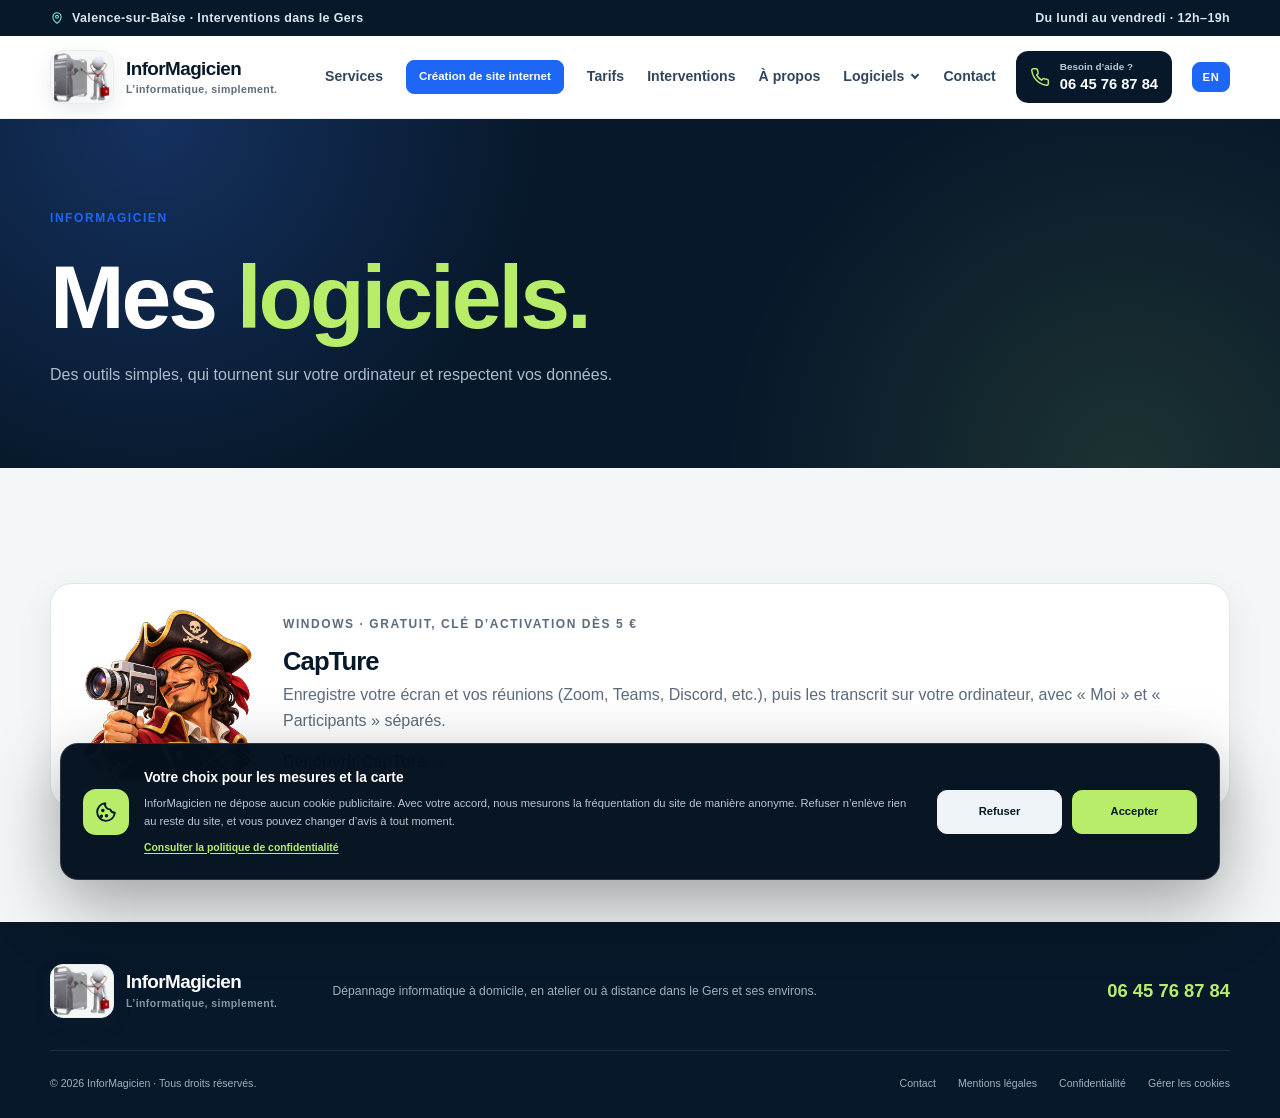
<file: logiciels.html>
<!doctype html>
<html lang="fr">
<head>
  <meta charset="utf-8">
  <meta name="viewport" content="width=device-width, initial-scale=1">
  <title>Logiciels | InforMagicien</title>
  <meta name="description" content="Les logiciels créés par InforMagicien, à commencer par CapTure, l’enregistreur de réunions avec transcription sur votre ordinateur.">
  <meta name="robots" content="index, follow, max-image-preview:large, max-snippet:-1, max-video-preview:-1">
  <meta name="author" content="InforMagicien">
  <meta name="application-name" content="InforMagicien">
  <meta name="theme-color" content="#102a43">
  <link rel="icon" href="assets/favicon.png" type="image/png" sizes="256x256">
  <link rel="apple-touch-icon" href="assets/apple-touch-icon.png" sizes="180x180">
  <link rel="canonical" href="https://www.pc32.fr/logiciels.html">
  <meta property="og:type" content="website">
  <meta property="og:locale" content="fr_FR">
  <meta property="og:site_name" content="InforMagicien">
  <meta property="og:title" content="Logiciels | InforMagicien">
  <meta property="og:description" content="Les logiciels créés par InforMagicien, à commencer par CapTure, l’enregistreur de réunions avec transcription sur votre ordinateur.">
  <meta property="og:url" content="https://www.pc32.fr/logiciels.html">
  <meta property="og:image" content="https://www.pc32.fr/assets/capture.png">
  <meta property="og:image:alt" content="CapTure : un pirate de dessin animé filme avec une caméra">
  <meta name="twitter:card" content="summary">
  <meta name="twitter:title" content="Logiciels | InforMagicien">
  <meta name="twitter:description" content="Les logiciels créés par InforMagicien, à commencer par CapTure, l’enregistreur de réunions avec transcription sur votre ordinateur.">
  <meta name="twitter:image" content="https://www.pc32.fr/assets/capture.png">
  <meta name="twitter:image:alt" content="CapTure : un pirate de dessin animé filme avec une caméra">
  <link rel="preload" href="styles.css?v=20261106-1" as="style">
  <link rel="stylesheet" href="styles.css?v=20261106-1">
  <script src="pages.js?v=20261106-1" defer></script>
  <script type="application/ld+json">
  {"@context":"https://schema.org","@type":"BreadcrumbList","@id":"https://www.pc32.fr/logiciels.html#breadcrumb","itemListElement":[{"@type":"ListItem","position":1,"name":"Accueil","item":"https://www.pc32.fr/"},{"@type":"ListItem","position":2,"name":"Logiciels","item":"https://www.pc32.fr/logiciels.html"}]}
  </script>
  <script src="analytics.js?v=20260727-1" defer></script>
</head>
<body class="legal-page" id="accueil">
  <a class="skip-link" href="#contenu">Aller au contenu</a>
  <div class="topbar">
    <div class="container topbar__inner">
      <p><svg aria-hidden="true" viewBox="0 0 24 24"><path d="M12 21s7-4.35 7-11A7 7 0 1 0 5 10c0 6.65 7 11 7 11Z"/><circle cx="12" cy="10" r="2.5"/></svg>Valence-sur-Baïse · Interventions dans le Gers</p>
      <p class="topbar__hours">Du lundi au vendredi · 12h–19h</p>
    </div>
  </div>
  <header class="site-header">
    <div class="container header__inner">
      <a class="brand" href="index.html#accueil" aria-label="InforMagicien, retour à l’accueil"><span class="brand__mark" aria-hidden="true"><img src="assets/logo-informagicien.png" alt=""></span><span class="brand__text"><strong>InforMagicien</strong><small>L’informatique, simplement.</small></span></a>
      <button class="nav-toggle" type="button" aria-expanded="false" aria-controls="site-nav"><span></span><span></span><span></span><span class="sr-only">Ouvrir le menu</span></button>
      <nav class="site-nav" id="site-nav" aria-label="Navigation principale">
        <a href="index.html#services">Services</a><a class="site-nav__website" href="creation-sites.html">Création de site internet</a><a href="index.html#tarifs">Tarifs</a><a href="index.html#interventions">Interventions</a><a href="index.html#a-propos">À propos</a><div class="site-nav__group"><a href="logiciels.html" aria-current="page">Logiciels</a><div class="site-nav__sub"><a href="capture/">CapTure</a></div></div><a href="index.html#contact">Contact</a>
      </nav>
      <a class="header-call" href="tel:+33645768784"><svg aria-hidden="true" viewBox="0 0 24 24"><path d="M22 16.92v3a2 2 0 0 1-2.18 2 19.79 19.79 0 0 1-8.63-3.07 19.5 19.5 0 0 1-6-6A19.79 19.79 0 0 1 2.12 4.18 2 2 0 0 1 4.11 2h3a2 2 0 0 1 2 1.72c.12.9.33 1.78.62 2.63a2 2 0 0 1-.45 2.11L8 9.73a16 16 0 0 0 6 6l1.27-1.27a2 2 0 0 1 2.11-.45c.85.29 1.73.5 2.63.62A2 2 0 0 1 22 16.92Z"/></svg><span><small>Besoin d’aide ?</small>06 45 76 87 84</span></a>
      <a class="language-switch" href="index-en.html" lang="en" aria-label="View the English version">EN</a>
    </div>
  </header>
  <main id="contenu">
    <section class="legal-hero">
      <div class="container">
        <p class="eyebrow">InforMagicien</p>
        <h1>Mes <span>logiciels.</span></h1>
        <p>Des outils simples, qui tournent sur votre ordinateur et respectent vos données.</p>
      </div>
    </section>
    <section class="section" aria-labelledby="liste-titre">
      <div class="container">
        <h2 class="sr-only" id="liste-titre">Liste des logiciels</h2>
        <a class="software-tile" href="capture/" aria-label="Découvrir CapTure, l’enregistreur de réunions">
          <picture><source srcset="assets/capture.webp" type="image/webp"><img src="assets/capture.png" alt="CapTure : un pirate de dessin animé filme avec une caméra" width="640" height="640" loading="lazy"></picture>
          <div>
            <p class="eyebrow">Windows · gratuit, clé d’activation dès 5&nbsp;€</p>
            <h2>CapTure</h2>
            <p>Enregistre votre écran et vos réunions (Zoom, Teams, Discord, etc.), puis les transcrit sur votre ordinateur, avec « Moi » et « Participants » séparés.</p>
            <span class="software-tile__more">Découvrir CapTure <span aria-hidden="true">→</span></span>
          </div>
        </a>
      </div>
    </section>
  </main>
  <footer class="footer">
    <div class="container footer__top">
      <a class="brand brand--footer" href="index.html#accueil" aria-label="InforMagicien, retour à l’accueil">
        <span class="brand__mark" aria-hidden="true"><img src="assets/logo-informagicien.png" alt=""></span>
        <span class="brand__text"><strong>InforMagicien</strong><small>L’informatique, simplement.</small></span>
      </a>
      <p>Dépannage informatique à domicile, en atelier ou à distance dans le Gers et ses environs.</p>
      <a class="footer__call" href="tel:+33645768784">06 45 76 87 84</a>
    </div>
    <div class="container footer__bottom">
      <p>© <span id="year">2026</span> InforMagicien · Tous droits réservés.</p>
      <div><a href="index.html#contact">Contact</a><a href="mentions-legales.html">Mentions légales</a><a href="confidentialite.html">Confidentialité</a><button class="footer__link-button" type="button" data-cookie-manage>Gérer les cookies</button></div>
    </div>
  </footer>
  <!-- Ce panneau couvre la mesure d'audience et le chargement de Google Maps. -->
  <section class="cookie-panel" data-cookie-panel role="dialog" aria-labelledby="cookie-title" aria-describedby="cookie-description" hidden>
    <div class="cookie-panel__copy">
      <span class="cookie-panel__icon" aria-hidden="true">
        <svg viewBox="0 0 24 24"><path d="M20 13.2A8.5 8.5 0 1 1 10.8 4a4.8 4.8 0 0 0 4.7 6 4.8 4.8 0 0 0 4.5 3.2Z"/><circle cx="8.5" cy="11" r=".8"/><circle cx="12" cy="16" r=".8"/><circle cx="7" cy="16.5" r=".8"/></svg>
      </span>
      <div>
        <strong id="cookie-title">Votre choix pour les mesures et la carte</strong>
        <p id="cookie-description">InforMagicien ne dépose aucun cookie publicitaire. Avec votre accord, nous mesurons la fréquentation du site de manière anonyme. Refuser n’enlève rien au reste du site, et vous pouvez changer d’avis à tout moment.</p>
        <a href="confidentialite.html#cookies">Consulter la politique de confidentialité</a>
      </div>
    </div>
    <div class="cookie-panel__actions">
      <button type="button" data-cookie-reject>Refuser</button>
      <button type="button" data-cookie-accept>Accepter</button>
    </div>
  </section>
</body>
</html>
</file>
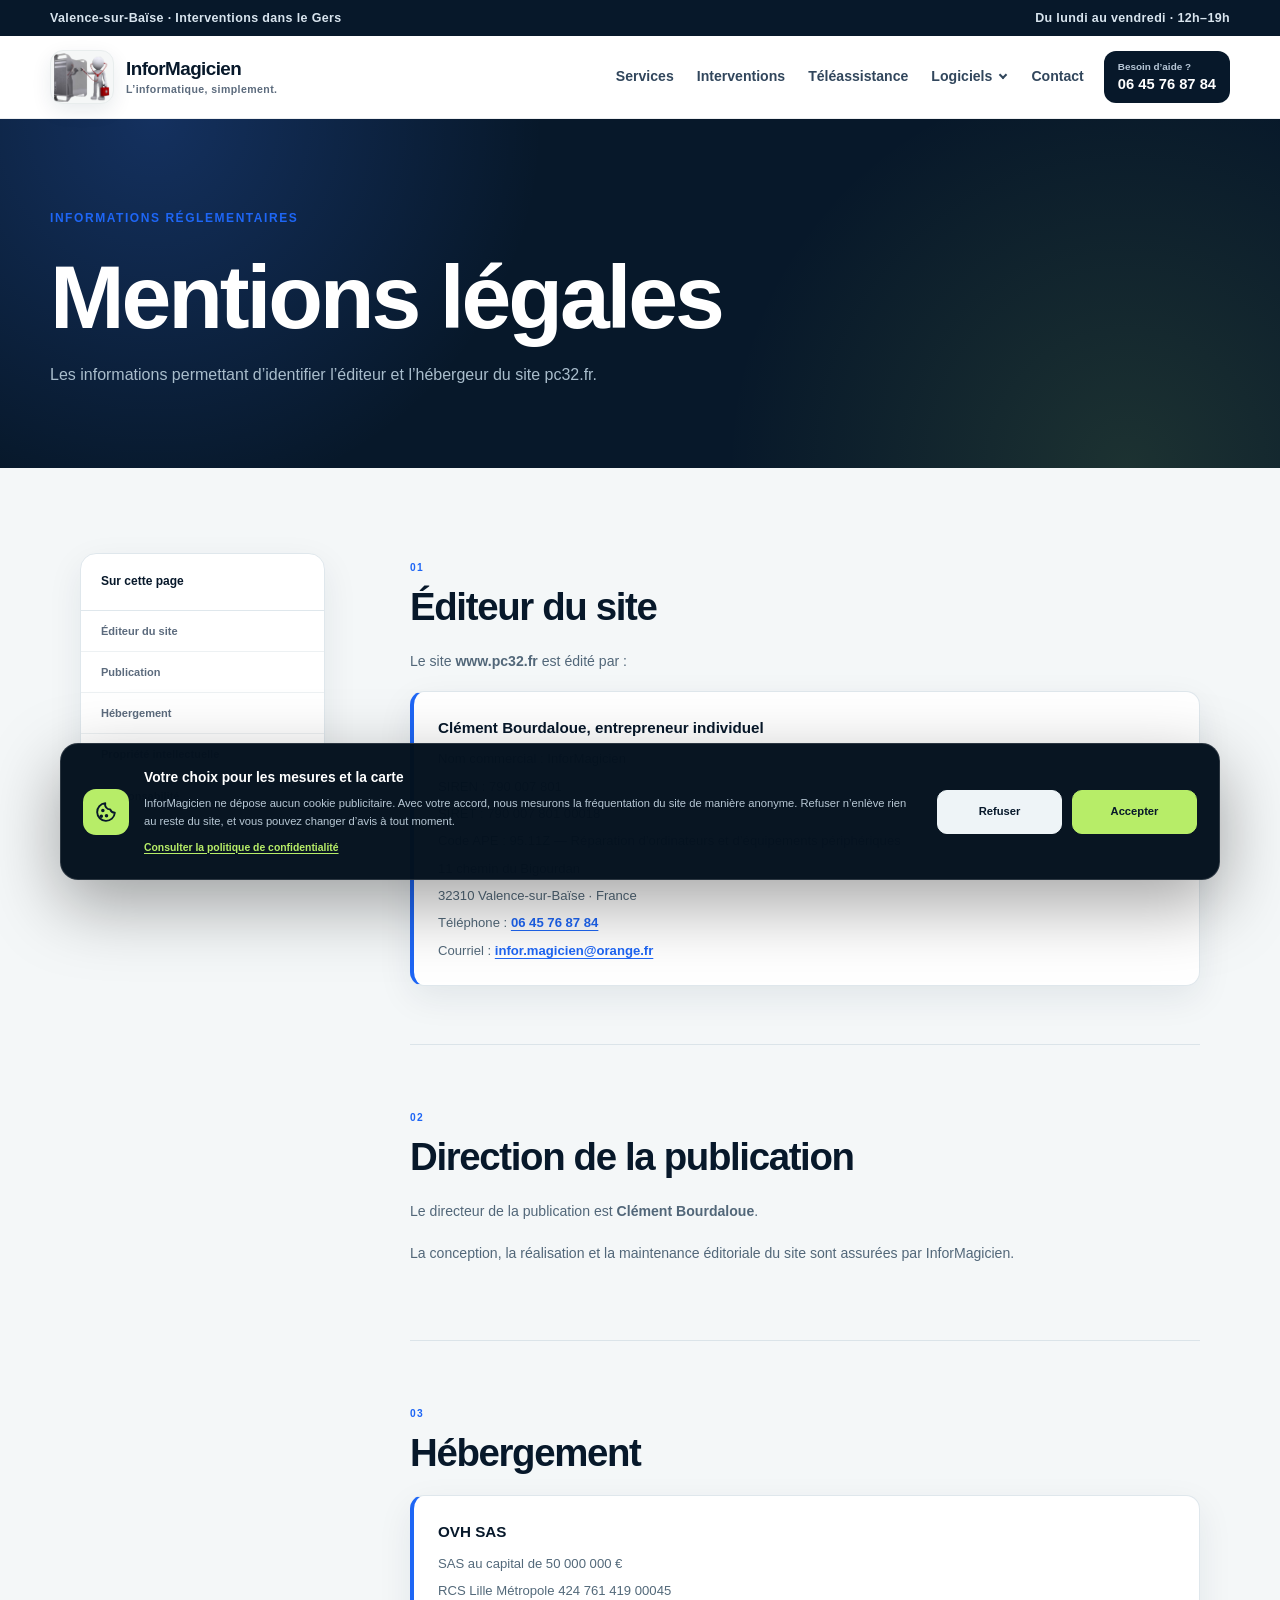
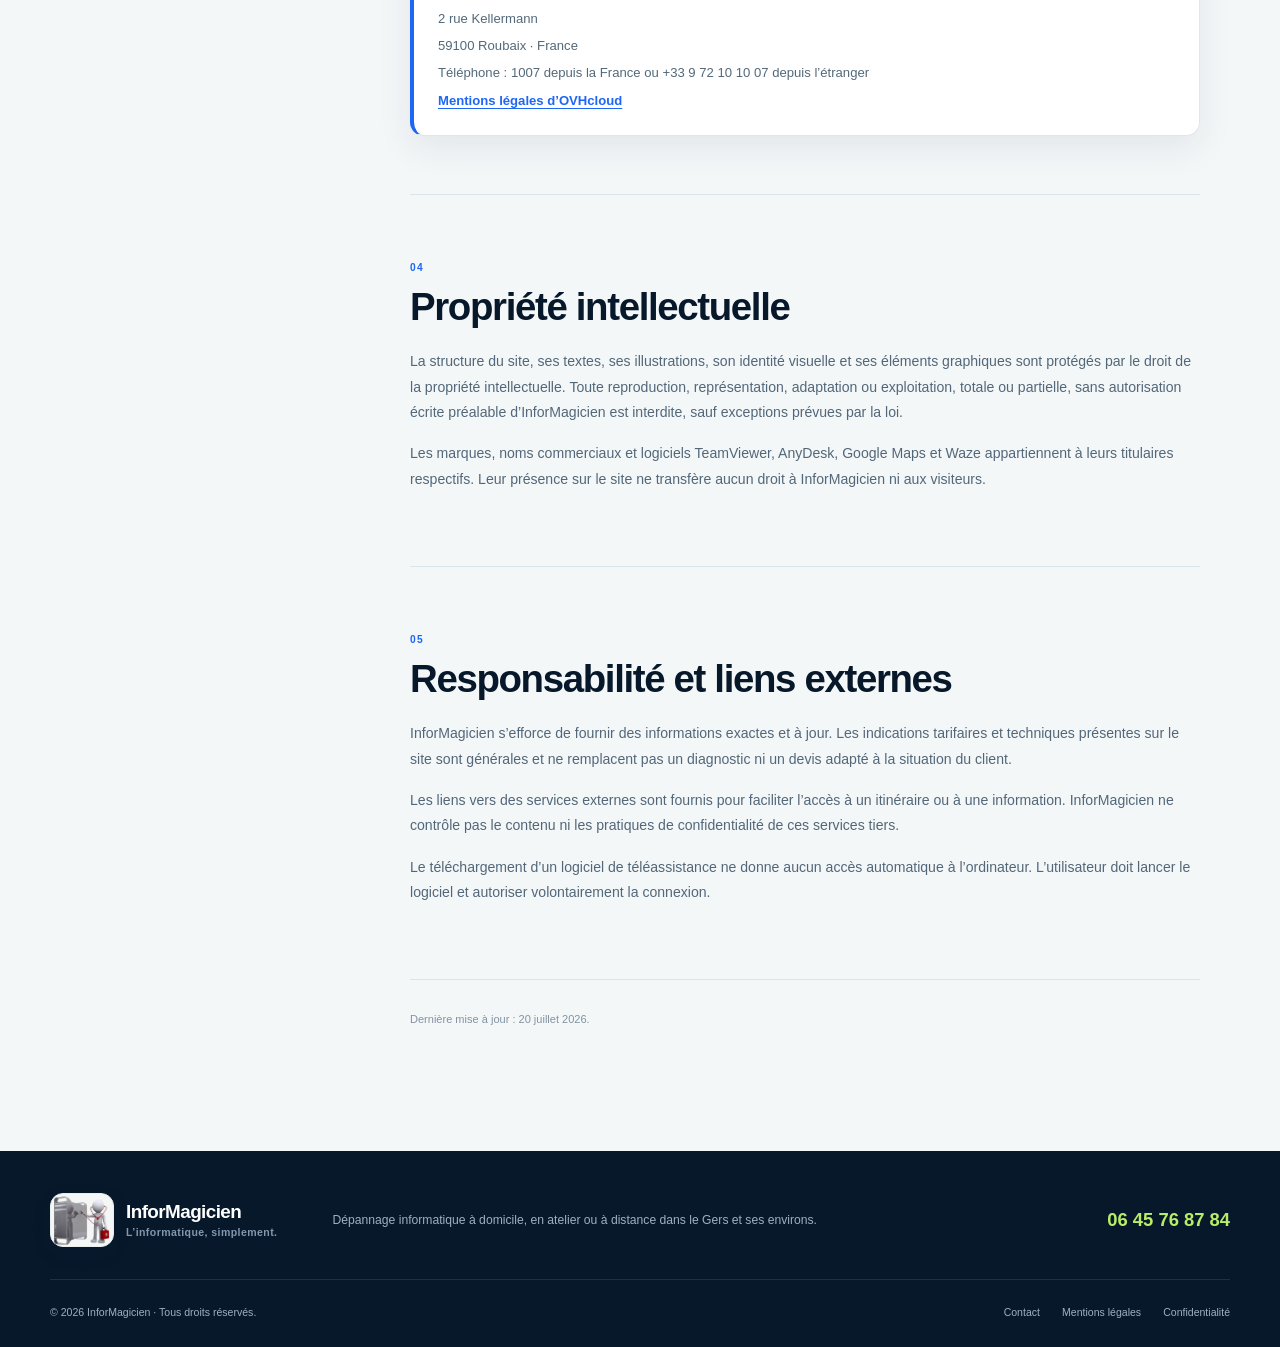
<file: mentions-legales.html>
<!doctype html>
<html lang="fr">
<head>
  <meta charset="utf-8">
  <meta name="viewport" content="width=device-width, initial-scale=1">
  <title>Mentions légales | InforMagicien</title>
  <meta name="description" content="Mentions légales du site pc32.fr, édité par InforMagicien à Valence-sur-Baïse.">
  <meta name="robots" content="index, follow">
  <!-- Pense-bête : mettre à jour cette page si le statut, le SIRET ou l'hébergeur change. -->
  <link rel="canonical" href="https://www.pc32.fr/mentions-legales.html">
  <link rel="icon" href="assets/favicon.png" type="image/png" sizes="256x256">
  <link rel="apple-touch-icon" href="assets/apple-touch-icon.png" sizes="180x180">
  <link rel="preload" href="styles.css?v=20261106-1" as="style">
  <link rel="stylesheet" href="styles.css?v=20261106-1">
  <script src="script.js?v=20260720-7" defer></script>
  <script type="application/ld+json">
  {"@context":"https://schema.org","@type":"BreadcrumbList","@id":"https://www.pc32.fr/mentions-legales.html#breadcrumb","itemListElement":[{"@type":"ListItem","position":1,"name":"Accueil","item":"https://www.pc32.fr/"},{"@type":"ListItem","position":2,"name":"Mentions légales","item":"https://www.pc32.fr/mentions-legales.html"}]}
  </script>
  <script src="analytics.js?v=20260727-1" defer></script>
</head>
<body class="legal-page">
  <a class="skip-link" href="#contenu">Aller au contenu</a>

  <div class="topbar">
    <div class="container topbar__inner">
      <p>Valence-sur-Baïse · Interventions dans le Gers</p>
      <p class="topbar__hours">Du lundi au vendredi · 12h–19h</p>
    </div>
  </div>

  <!-- En-tête simplifié pour les pages d'information. -->
  <header class="site-header">
    <div class="container header__inner">
      <a class="brand" href="index.html" aria-label="InforMagicien, retour à l’accueil">
        <span class="brand__mark" aria-hidden="true"><img src="assets/logo-informagicien.png" alt=""></span>
        <span class="brand__text"><strong>InforMagicien</strong><small>L’informatique, simplement.</small></span>
      </a>
      <button class="nav-toggle" type="button" aria-expanded="false" aria-controls="site-nav">
        <span></span><span></span><span></span>
        <span class="sr-only">Ouvrir le menu</span>
      </button>
      <nav class="site-nav" id="site-nav" aria-label="Navigation principale">
        <a href="index.html#services">Services</a>
        <a href="index.html#interventions">Interventions</a>
        <a href="index.html#teleassistance">Téléassistance</a>
        <div class="site-nav__group"><a href="logiciels.html">Logiciels</a><div class="site-nav__sub"><a href="capture/">CapTure</a></div></div><a href="index.html#contact">Contact</a>
      </nav>
      <a class="header-call" href="tel:+33645768784">
        <span><small>Besoin d’aide ?</small>06 45 76 87 84</span>
      </a>
    </div>
  </header>

  <main id="contenu">
    <header class="legal-hero">
      <div class="container">
        <p class="eyebrow">Informations réglementaires</p>
        <h1>Mentions légales</h1>
        <p>Les informations permettant d’identifier l’éditeur et l’hébergeur du site pc32.fr.</p>
      </div>
    </header>

    <div class="container legal-layout">
      <nav class="legal-summary" aria-label="Sommaire de la page">
        <strong>Sur cette page</strong>
        <a href="#editeur">Éditeur du site</a>
        <a href="#publication">Publication</a>
        <a href="#hebergement">Hébergement</a>
        <a href="#propriete">Propriété intellectuelle</a>
        <a href="#responsabilite">Responsabilité</a>
      </nav>

      <!-- Coordonnées légales regroupées par sujet pour rester faciles à corriger. -->
      <article class="legal-content">
        <section id="editeur">
          <span class="legal-section__number">01</span>
          <h2>Éditeur du site</h2>
          <p>Le site <strong>www.pc32.fr</strong> est édité par :</p>
          <address class="legal-card">
            <strong>Clément Bourdaloue, entrepreneur individuel</strong>
            <span>Nom commercial : InforMagicien</span>
            <span>SIREN : 790 007 801</span>
            <span>SIRET : 790 007 801 00018</span>
            <span>Code APE : 95.11Z — Réparation d’ordinateurs et d’équipements périphériques</span>
            <span>11 chemin du Bigourdan</span>
            <span>32310 Valence-sur-Baïse · France</span>
            <span>Téléphone : <a href="tel:+33645768784">06 45 76 87 84</a></span>
            <span>Courriel : <a href="mailto:infor.magicien@orange.fr">infor.magicien@orange.fr</a></span>
          </address>
        </section>

        <section id="publication">
          <span class="legal-section__number">02</span>
          <h2>Direction de la publication</h2>
          <p>Le directeur de la publication est <strong>Clément Bourdaloue</strong>.</p>
          <p>La conception, la réalisation et la maintenance éditoriale du site sont assurées par InforMagicien.</p>
        </section>

        <section id="hebergement">
          <span class="legal-section__number">03</span>
          <h2>Hébergement</h2>
          <address class="legal-card">
            <strong>OVH SAS</strong>
            <span>SAS au capital de 50 000 000 €</span>
            <span>RCS Lille Métropole 424 761 419 00045</span>
            <span>2 rue Kellermann</span>
            <span>59100 Roubaix · France</span>
            <span>Téléphone : 1007 depuis la France ou +33 9 72 10 10 07 depuis l’étranger</span>
            <a href="https://www.ovhcloud.com/fr/terms-and-conditions/" target="_blank" rel="noopener noreferrer">Mentions légales d’OVHcloud</a>
          </address>
        </section>

        <section id="propriete">
          <span class="legal-section__number">04</span>
          <h2>Propriété intellectuelle</h2>
          <p>La structure du site, ses textes, ses illustrations, son identité visuelle et ses éléments graphiques sont protégés par le droit de la propriété intellectuelle. Toute reproduction, représentation, adaptation ou exploitation, totale ou partielle, sans autorisation écrite préalable d’InforMagicien est interdite, sauf exceptions prévues par la loi.</p>
          <p>Les marques, noms commerciaux et logiciels TeamViewer, AnyDesk, Google Maps et Waze appartiennent à leurs titulaires respectifs. Leur présence sur le site ne transfère aucun droit à InforMagicien ni aux visiteurs.</p>
        </section>

        <section id="responsabilite">
          <span class="legal-section__number">05</span>
          <h2>Responsabilité et liens externes</h2>
          <p>InforMagicien s’efforce de fournir des informations exactes et à jour. Les indications tarifaires et techniques présentes sur le site sont générales et ne remplacent pas un diagnostic ni un devis adapté à la situation du client.</p>
          <p>Les liens vers des services externes sont fournis pour faciliter l’accès à un itinéraire ou à une information. InforMagicien ne contrôle pas le contenu ni les pratiques de confidentialité de ces services tiers.</p>
          <p>Le téléchargement d’un logiciel de téléassistance ne donne aucun accès automatique à l’ordinateur. L’utilisateur doit lancer le logiciel et autoriser volontairement la connexion.</p>
        </section>

        <p class="legal-updated">Dernière mise à jour : 20 juillet 2026.</p>
      </article>
    </div>
  </main>

  <footer class="footer">
    <div class="container footer__top">
      <a class="brand brand--footer" href="index.html">
        <span class="brand__mark" aria-hidden="true"><img src="assets/logo-informagicien.png" alt=""></span>
        <span class="brand__text"><strong>InforMagicien</strong><small>L’informatique, simplement.</small></span>
      </a>
      <p>Dépannage informatique à domicile, en atelier ou à distance dans le Gers et ses environs.</p>
      <a class="footer__call" href="tel:+33645768784">06 45 76 87 84</a>
    </div>
    <div class="container footer__bottom">
      <p>© <span id="year">2026</span> InforMagicien · Tous droits réservés.</p>
      <div>
        <a href="index.html#contact">Contact</a>
        <a href="mentions-legales.html" aria-current="page">Mentions légales</a>
        <a href="confidentialite.html">Confidentialité</a>
      </div>
    </div>
  </footer>

  <button class="scroll-top" type="button" aria-label="Remonter en haut de la page" title="Remonter en haut">
    <svg class="scroll-top__icon" viewBox="0 0 44 44" aria-hidden="true">
      <circle class="scroll-top__track" cx="22" cy="22" r="18"/>
      <circle class="scroll-top__progress" cx="22" cy="22" r="18"/>
      <path class="scroll-top__arrow" d="m16 25 6-7 6 7M22 18v11"/>
    </svg>
  </button>
  <!-- Ce panneau couvre la mesure d'audience et le chargement de Google Maps. -->
  <section class="cookie-panel" data-cookie-panel role="dialog" aria-labelledby="cookie-title" aria-describedby="cookie-description" hidden>
    <div class="cookie-panel__copy">
      <span class="cookie-panel__icon" aria-hidden="true">
        <svg viewBox="0 0 24 24"><path d="M20 13.2A8.5 8.5 0 1 1 10.8 4a4.8 4.8 0 0 0 4.7 6 4.8 4.8 0 0 0 4.5 3.2Z"/><circle cx="8.5" cy="11" r=".8"/><circle cx="12" cy="16" r=".8"/><circle cx="7" cy="16.5" r=".8"/></svg>
      </span>
      <div>
        <strong id="cookie-title">Votre choix pour les mesures et la carte</strong>
        <p id="cookie-description">InforMagicien ne dépose aucun cookie publicitaire. Avec votre accord, nous mesurons la fréquentation du site de manière anonyme. Refuser n’enlève rien au reste du site, et vous pouvez changer d’avis à tout moment.</p>
        <a href="confidentialite.html#cookies">Consulter la politique de confidentialité</a>
      </div>
    </div>
    <div class="cookie-panel__actions">
      <button type="button" data-cookie-reject>Refuser</button>
      <button type="button" data-cookie-accept>Accepter</button>
    </div>
  </section>
</body>
</html>
</file>
<file: styles.css>
/* Pense-bête : attendu que la palette revient partout, les couleurs, rayons et largeurs se changent ici. */
:root {
  --navy-950: #07182a;
  --navy-800: #102f50;
  --blue-600: #1e66f5;
  --blue-500: #3b7bff;
  --cyan-400: #3dd6d0;
  --cyan-300: #79e6df;
  --lime-400: #b7ed68;
  --soft: #f2f6f8;
  --white: #ffffff;
  --ink: #13233a;
  --muted: #5c6b7d;
  --line: #dfe7ec;
  --shadow-sm: 0 12px 35px rgba(15, 42, 67, .08);
  --shadow-md: 0 24px 70px rgba(15, 42, 67, .14);
  --radius-sm: 12px;
  --radius-md: 22px;
  --radius-lg: 34px;
  --container: 1180px;
  --header-height: 82px;
}

/* Base commune : dimensions prévisibles et styles accessibles au clavier. */
*,
*::before,
*::after {
  box-sizing: border-box;
}

html {
  scroll-behavior: auto;
  scroll-padding-top: 100px;
}

body {
  margin: 0;
  color: var(--ink);
  background: var(--white);
  font-family: Inter, Avenir, "Segoe UI", Roboto, Helvetica, Arial, sans-serif;
  font-size: 16px;
  line-height: 1.65;
  -webkit-font-smoothing: antialiased;
}

body.nav-open {
  overflow: hidden;
}

img,
svg {
  display: block;
  max-width: 100%;
}

a {
  color: inherit;
  text-decoration: none;
}

button,
input,
select,
textarea {
  font: inherit;
}

button,
a {
  -webkit-tap-highlight-color: transparent;
}

p,
h1,
h2,
h3 {
  margin-top: 0;
}

h1,
h2,
h3 {
  color: var(--navy-950);
  font-weight: 780;
  line-height: 1.08;
  letter-spacing: -.035em;
}

h1 {
  margin-bottom: 28px;
  font-size: clamp(3.25rem, 6.4vw, 5.75rem);
}

h2 {
  margin-bottom: 22px;
  font-size: clamp(2.25rem, 4.2vw, 3.65rem);
}

h3 {
  margin-bottom: 13px;
  font-size: 1.35rem;
}

.container {
  width: min(calc(100% - 40px), var(--container));
  margin-inline: auto;
}

.sr-only {
  position: absolute;
  width: 1px;
  height: 1px;
  padding: 0;
  margin: -1px;
  overflow: hidden;
  clip: rect(0, 0, 0, 0);
  white-space: nowrap;
  border: 0;
}

.skip-link {
  position: fixed;
  z-index: 9999;
  top: 12px;
  left: 12px;
  padding: 12px 18px;
  color: var(--white);
  background: var(--navy-950);
  border-radius: 8px;
  transform: translateY(-150%);
}

.skip-link:focus {
  transform: translateY(0);
}

/* En-tête du site */
.topbar {
  position: relative;
  z-index: 20;
  color: #d8e4ee;
  background: var(--navy-950);
  font-size: .78rem;
  font-weight: 650;
  letter-spacing: .03em;
}

.topbar__inner {
  min-height: 36px;
  display: flex;
  align-items: center;
  justify-content: space-between;
  gap: 30px;
}

.topbar p {
  display: flex;
  align-items: center;
  gap: 8px;
  margin: 0;
}

.topbar svg {
  width: 14px;
  fill: none;
  stroke: var(--cyan-300);
  stroke-width: 1.8;
}

.site-header {
  position: sticky;
  z-index: 100;
  top: 0;
  background: rgba(255, 255, 255, .93);
  border-bottom: 1px solid rgba(15, 42, 67, .08);
  backdrop-filter: blur(18px);
}

/* Accès TeamViewer placé avant la présentation principale. */
.teamviewer-quick-access {
  position: relative;
  z-index: 5;
  overflow: hidden;
  color: var(--white);
  background:
    radial-gradient(circle at 15% 50%, rgba(255, 255, 255, .18), transparent 24%),
    linear-gradient(115deg, #0067b8 0%, #0e8ee9 58%, #11a4ef 100%);
  box-shadow: 0 14px 35px rgba(0, 103, 184, .2);
}

.teamviewer-quick-access__inner {
  min-height: 116px;
  display: grid;
  grid-template-columns: auto 1fr auto;
  gap: 22px;
  align-items: center;
}

.teamviewer-quick-access__mark {
  display: grid;
  width: 64px;
  height: 64px;
  place-items: center;
  color: #0e8ee9;
  background: var(--white);
  border-radius: 17px;
  box-shadow: 0 12px 28px rgba(0, 56, 103, .22);
}

.teamviewer-quick-access__mark svg {
  width: 43px;
  fill: currentColor;
}

.teamviewer-quick-access__mark rect {
  fill: none;
  stroke: currentColor;
  stroke-width: 2;
}

.teamviewer-quick-access__copy {
  display: grid;
  gap: 2px;
}

.teamviewer-quick-access__copy > span {
  color: #dff3ff;
  font-size: .66rem;
  font-weight: 850;
  letter-spacing: .1em;
  text-transform: uppercase;
}

.teamviewer-quick-access__copy > strong {
  font-size: 1.45rem;
  letter-spacing: -.025em;
}

.teamviewer-quick-access__copy p {
  margin: 0;
  color: #e4f4fd;
  font-size: .78rem;
}

.teamviewer-quick-access__actions {
  display: flex;
  flex-wrap: wrap;
  gap: 12px;
  align-items: center;
  justify-content: flex-end;
}

.teamviewer-quick-access__button--ghost {
  color: var(--white);
  background: rgba(255, 255, 255, .12);
  border-color: rgba(255, 255, 255, .6);
  box-shadow: none;
}

.teamviewer-quick-access__button--ghost:hover {
  color: #0067b8;
  background: var(--white);
  border-color: var(--white);
  box-shadow: 0 17px 34px rgba(0, 55, 98, .35);
}

.teamviewer-quick-access__button {
  min-width: 232px;
  min-height: 68px;
  display: flex;
  gap: 13px;
  align-items: center;
  justify-content: center;
  padding: 12px 23px;
  color: #0067b8;
  background: var(--white);
  border: 2px solid var(--white);
  border-radius: 14px;
  box-shadow: 0 14px 30px rgba(0, 63, 111, .25);
  transition: color .2s ease, background .2s ease, transform .2s ease, box-shadow .2s ease;
}

.teamviewer-quick-access__button:hover {
  color: var(--white);
  background: #005a9e;
  border-color: #8fd9ff;
  box-shadow: 0 17px 34px rgba(0, 55, 98, .35);
  transform: translateY(-2px);
}

.teamviewer-quick-access__button svg {
  flex: 0 0 auto;
  width: 27px;
  fill: none;
  stroke: currentColor;
  stroke-linecap: round;
  stroke-linejoin: round;
  stroke-width: 2;
}

.teamviewer-quick-access__button span {
  display: grid;
  gap: 1px;
}

.teamviewer-quick-access__button strong {
  font-size: 1.02rem;
}

.teamviewer-quick-access__button small {
  font-size: .61rem;
  font-weight: 700;
  opacity: .78;
}

.header__inner {
  min-height: var(--header-height);
  display: flex;
  align-items: center;
  justify-content: space-between;
  gap: 20px;
}

.brand {
  display: inline-flex;
  align-items: center;
  gap: 12px;
  flex-shrink: 0;
}

.brand__mark {
  width: 64px;
  height: 54px;
  display: grid;
  place-items: center;
  color: var(--navy-950);
  background: #f5f7f7;
  border: 1px solid #e8eded;
  border-radius: 13px;
  box-shadow: 0 7px 20px rgba(15, 42, 67, .09);
}

.brand__mark img {
  width: 58px;
  height: 49px;
  object-fit: contain;
}

.brand__text {
  display: flex;
  flex-direction: column;
  line-height: 1.05;
}

.brand__text strong {
  color: var(--navy-950);
  font-size: 1.18rem;
  letter-spacing: -.03em;
}

.brand__text small {
  margin-top: 6px;
  color: var(--muted);
  font-size: .66rem;
  font-weight: 650;
  letter-spacing: .04em;
}

.site-nav {
  display: flex;
  align-items: center;
  justify-content: center;
  gap: 23px;
  margin-left: auto;
}

.site-nav a {
  position: relative;
  padding-block: 28px;
  color: #31465c;
  font-size: .88rem;
  font-weight: 650;
}

.site-nav a::after {
  content: "";
  position: absolute;
  right: 0;
  bottom: 21px;
  left: 0;
  height: 2px;
  background: var(--blue-600);
  transform: scaleX(0);
  transform-origin: right;
  transition: transform .25s ease;
}

.site-nav a:hover::after,
.site-nav a:focus-visible::after {
  transform: scaleX(1);
  transform-origin: left;
}

.site-nav__website {
  display: inline-flex;
  align-items: center;
  min-height: 34px;
  padding: 8px 12px !important;
  color: var(--white) !important;
  background: var(--blue-600);
  border: 1px solid var(--blue-600);
  border-radius: 8px;
  font-size: .72rem !important;
  font-weight: 800 !important;
  line-height: 1.15;
  text-align: center;
  transition: background .2s ease, border-color .2s ease, transform .2s ease;
}

.site-nav__website::after {
  display: none;
}

.site-nav__website:hover,
.site-nav__website:focus-visible {
  color: var(--white);
  background: var(--navy-800);
  border-color: var(--navy-800);
  transform: translateY(-2px);
}

.language-switch {
  display: inline-grid;
  min-width: 38px;
  min-height: 30px;
  place-items: center;
  padding: 4px 8px;
  color: var(--white);
  background: var(--blue-600);
  border: 1px solid var(--blue-600);
  border-radius: 8px;
  font-size: .7rem;
  font-weight: 850;
  letter-spacing: .06em;
  transition: color .2s ease, background .2s ease, border-color .2s ease;
}

.language-switch:hover,
.language-switch:focus-visible {
  color: var(--white);
  background: var(--navy-800);
  border-color: var(--navy-800);
}

.header-call {
  display: flex;
  align-items: center;
  gap: 10px;
  padding: 10px 14px;
  color: var(--white);
  background: var(--navy-950);
  border-radius: var(--radius-sm);
  transition: transform .2s ease, background .2s ease;
}

.header-call:hover {
  background: var(--navy-800);
  transform: translateY(-2px);
}

.header-call svg {
  width: 20px;
  fill: none;
  stroke: var(--lime-400);
  stroke-linecap: round;
  stroke-linejoin: round;
  stroke-width: 1.8;
}

.header-call span {
  display: flex;
  flex-direction: column;
  font-size: .92rem;
  font-weight: 760;
  line-height: 1.15;
}

.header-call small {
  margin-bottom: 3px;
  color: #b7c7d7;
  font-size: .62rem;
  font-weight: 600;
}

.nav-toggle {
  display: none;
  width: 44px;
  height: 44px;
  padding: 11px;
  background: transparent;
  border: 0;
}

.nav-toggle > span:not(.sr-only) {
  width: 100%;
  height: 2px;
  display: block;
  margin: 5px 0;
  background: var(--navy-950);
  border-radius: 2px;
  transition: transform .25s ease, opacity .25s ease;
}

/* Accueil */
.hero {
  position: relative;
  overflow: hidden;
  padding: 95px 0 0;
  background:
    linear-gradient(115deg, rgba(247, 248, 244, .96), rgba(241, 248, 250, .92)),
    radial-gradient(circle at 80% 20%, rgba(61, 214, 208, .15), transparent 35%);
}

.hero::before {
  content: "";
  position: absolute;
  inset: 0;
  opacity: .3;
  background-image: radial-gradient(rgba(16, 47, 80, .16) 1px, transparent 1px);
  background-size: 28px 28px;
  mask-image: linear-gradient(to right, transparent 2%, #000 50%, transparent 95%);
}

.hero__glow {
  position: absolute;
  border-radius: 50%;
  filter: blur(2px);
  pointer-events: none;
}

.hero__glow--one {
  top: 10%;
  right: 5%;
  width: 330px;
  height: 330px;
  background: rgba(61, 214, 208, .11);
}

.hero__glow--two {
  bottom: 3%;
  left: -5%;
  width: 270px;
  height: 270px;
  background: rgba(30, 102, 245, .08);
}

.hero__grid {
  position: relative;
  z-index: 2;
  display: grid;
  grid-template-columns: 1.03fr .97fr;
  align-items: center;
  gap: 62px;
}

.eyebrow {
  display: flex;
  align-items: center;
  gap: 10px;
  margin-bottom: 20px;
  color: var(--blue-600);
  font-size: .75rem;
  font-weight: 800;
  letter-spacing: .13em;
  text-transform: uppercase;
}

.eyebrow__dot {
  width: 8px;
  height: 8px;
  background: var(--lime-400);
  border-radius: 50%;
  box-shadow: 0 0 0 5px rgba(183, 237, 104, .25);
}

.hero h1 span {
  position: relative;
  color: var(--blue-600);
}

.hero h1 span::after {
  content: "";
  position: absolute;
  right: 0;
  bottom: -4px;
  left: 2px;
  height: 9px;
  opacity: .8;
  background: url("data:image/svg+xml,%3Csvg width='340' height='9' viewBox='0 0 340 9' xmlns='http://www.w3.org/2000/svg'%3E%3Cpath d='M2 7C97 1 229 1 338 5' fill='none' stroke='%23b7ed68' stroke-width='4' stroke-linecap='round'/%3E%3C/svg%3E") center / 100% 100% no-repeat;
}

.hero__lead {
  max-width: 650px;
  margin-bottom: 34px;
  color: #4c6175;
  font-size: 1.14rem;
  line-height: 1.75;
}

.hero__actions {
  display: flex;
  flex-wrap: wrap;
  gap: 12px;
  margin-bottom: 33px;
}

.button {
  min-height: 54px;
  display: inline-flex;
  align-items: center;
  justify-content: center;
  gap: 10px;
  padding: 14px 22px;
  border: 1px solid transparent;
  border-radius: var(--radius-sm);
  cursor: pointer;
  font-size: .91rem;
  font-weight: 760;
  line-height: 1.2;
  transition: transform .2s ease, box-shadow .2s ease, background .2s ease, border-color .2s ease;
}

.button:hover {
  transform: translateY(-2px);
}

.button svg {
  width: 19px;
  fill: none;
  stroke: currentColor;
  stroke-linecap: round;
  stroke-linejoin: round;
  stroke-width: 2;
}

.button--primary {
  color: var(--navy-950);
  background: var(--lime-400);
  box-shadow: 0 12px 28px rgba(156, 205, 82, .25);
}

.button--primary:hover {
  background: #c5f27f;
  box-shadow: 0 16px 32px rgba(156, 205, 82, .32);
}

.button--ghost {
  color: var(--navy-950);
  background: rgba(255, 255, 255, .6);
  border-color: #cfdce4;
}

.button--ghost svg {
  width: 15px;
}

.button--ghost:hover {
  background: var(--white);
  border-color: #b4c6d1;
  box-shadow: var(--shadow-sm);
}

.button--dark {
  width: 100%;
  color: var(--white);
  background: var(--navy-950);
}

.button--dark:hover {
  background: var(--navy-800);
}

.button--outline {
  width: 100%;
  color: var(--navy-950);
  background: transparent;
  border-color: rgba(7, 24, 42, .25);
}

.button--outline:hover {
  background: rgba(255, 255, 255, .4);
  border-color: var(--navy-950);
}

.hero__trust {
  display: flex;
  flex-wrap: wrap;
  gap: 20px;
  padding: 0;
  margin: 0;
  list-style: none;
  color: #465b6f;
  font-size: .76rem;
  font-weight: 650;
}

.hero__trust li {
  display: flex;
  align-items: center;
  gap: 7px;
}

.check {
  width: 20px;
  height: 20px;
  display: grid;
  place-items: center;
  color: var(--navy-950);
  background: rgba(183, 237, 104, .65);
  border-radius: 50%;
  font-size: .71rem;
  font-weight: 900;
}

.hero__visual {
  position: relative;
  min-height: 550px;
  display: grid;
  place-items: center;
}

.hero__visual::before {
  content: "";
  position: absolute;
  width: 455px;
  height: 455px;
  background: linear-gradient(145deg, var(--blue-600), #1752bc);
  border-radius: 42% 58% 53% 47% / 46% 42% 58% 54%;
  box-shadow: 0 42px 80px rgba(30, 102, 245, .2);
  transform: rotate(-7deg);
}

.orbit {
  position: absolute;
  z-index: 0;
  border: 1px solid rgba(30, 102, 245, .16);
  border-radius: 50%;
}

.orbit--one {
  width: 520px;
  height: 520px;
}

.orbit--two {
  width: 590px;
  height: 590px;
  border-style: dashed;
}

.computer {
  position: relative;
  z-index: 2;
  width: 370px;
}

.computer__screen {
  padding: 14px;
  background: #102036;
  border: 2px solid #233c56;
  border-radius: 18px;
  box-shadow: 0 30px 55px rgba(4, 19, 33, .35);
}

.window {
  overflow: hidden;
  background: #f8fbfc;
  border-radius: 9px;
}

.window__bar {
  height: 35px;
  display: flex;
  align-items: center;
  gap: 6px;
  padding: 0 12px;
  color: #718293;
  background: #eaf1f4;
  font-size: .55rem;
  font-weight: 700;
}

.window__bar i {
  width: 7px;
  height: 7px;
  background: #c1ced6;
  border-radius: 50%;
}

.window__bar i:first-child {
  background: #ff7e73;
}

.window__bar i:nth-child(2) {
  background: #ffc65c;
}

.window__bar i:nth-child(3) {
  background: var(--lime-400);
}

.window__bar span {
  margin-left: auto;
}

.window__content {
  min-height: 230px;
  display: flex;
  flex-direction: column;
  align-items: center;
  justify-content: center;
  padding: 30px;
}

.status-icon {
  width: 68px;
  height: 68px;
  display: grid;
  place-items: center;
  margin-bottom: 17px;
  background: rgba(183, 237, 104, .32);
  border-radius: 50%;
  box-shadow: 0 0 0 10px rgba(183, 237, 104, .11);
}

.status-icon svg {
  width: 35px;
  fill: none;
  stroke: #4d8e30;
  stroke-linecap: round;
  stroke-linejoin: round;
  stroke-width: 2.5;
}

.window__content strong {
  color: var(--navy-950);
  font-size: 1.22rem;
  letter-spacing: -.02em;
}

.window__content p {
  margin: 5px 0 18px;
  color: var(--muted);
  font-size: .75rem;
}

.progress {
  width: 140px;
  height: 6px;
  overflow: hidden;
  background: #e4ecef;
  border-radius: 99px;
}

.progress span {
  width: 100%;
  height: 100%;
  display: block;
  background: linear-gradient(90deg, var(--blue-500), var(--cyan-400));
}

.computer__stand {
  width: 75px;
  height: 47px;
  margin: -2px auto 0;
  background: linear-gradient(90deg, #c7d1d8, #f5f7f8 50%, #b9c6ce);
  clip-path: polygon(17% 0, 83% 0, 100% 100%, 0 100%);
}

.computer__base {
  width: 145px;
  height: 10px;
  margin: 0 auto;
  background: #e5eaed;
  border-radius: 10px 10px 3px 3px;
  box-shadow: 0 7px 14px rgba(7, 24, 42, .18);
}

.floating-card {
  position: absolute;
  z-index: 3;
  min-width: 215px;
  display: flex;
  align-items: center;
  gap: 12px;
  padding: 14px;
  background: rgba(255, 255, 255, .96);
  border: 1px solid rgba(255, 255, 255, .7);
  border-radius: 15px;
  box-shadow: 0 22px 45px rgba(7, 24, 42, .2);
  animation: float 5s ease-in-out infinite;
}

.floating-card--speed {
  top: 92px;
  right: -18px;
}

.floating-card--shield {
  bottom: 76px;
  left: -18px;
  animation-delay: -2.5s;
}

.floating-card__icon {
  width: 39px;
  height: 39px;
  display: grid;
  flex: 0 0 39px;
  place-items: center;
  color: var(--blue-600);
  background: #eaf1ff;
  border-radius: 10px;
}

.floating-card__icon svg {
  width: 21px;
  fill: none;
  stroke: currentColor;
  stroke-linecap: round;
  stroke-linejoin: round;
  stroke-width: 2;
}

.floating-card--shield .floating-card__icon {
  color: #4c922e;
  background: #eef9de;
}

.floating-card span:last-child {
  display: flex;
  flex-direction: column;
}

.floating-card strong {
  color: var(--navy-950);
  font-size: .74rem;
}

.floating-card small {
  color: var(--muted);
  font-size: .59rem;
}

.spark {
  position: absolute;
  z-index: 3;
  color: var(--lime-400);
  font-size: 2rem;
  animation: twinkle 3s ease-in-out infinite;
}

.spark--one {
  top: 65px;
  left: 34px;
}

.spark--two {
  right: 25px;
  bottom: 110px;
  color: var(--cyan-300);
  font-size: 1.3rem;
  animation-delay: -1.5s;
}

@keyframes float {
  0%, 100% { transform: translateY(0); }
  50% { transform: translateY(-10px); }
}

@keyframes twinkle {
  0%, 100% { transform: scale(.8) rotate(0); opacity: .5; }
  50% { transform: scale(1.2) rotate(20deg); opacity: 1; }
}

.issue-strip {
  position: relative;
  z-index: 3;
  display: flex;
  align-items: center;
  gap: 25px;
  margin-top: 70px;
  padding: 20px 24px;
  background: var(--white);
  border: 1px solid rgba(15, 42, 67, .08);
  border-bottom: 0;
  border-radius: 19px 19px 0 0;
  box-shadow: 0 -12px 38px rgba(15, 42, 67, .06);
}

.issue-strip p {
  flex-shrink: 0;
  margin: 0;
  color: var(--navy-950);
  font-size: .82rem;
  font-weight: 800;
}

.issue-strip__items {
  display: flex;
  flex-wrap: wrap;
  gap: 8px;
}

.issue-strip__items a {
  padding: 8px 12px;
  color: #496074;
  background: var(--soft);
  border-radius: 8px;
  font-size: .73rem;
  font-weight: 650;
  transition: color .2s ease, background .2s ease;
}

.issue-strip__items a:hover {
  color: var(--white);
  background: var(--blue-600);
}

.section {
  padding: 115px 0;
}

.section--soft {
  background: var(--soft);
}

.section--navy {
  color: #c7d5e2;
  background:
    radial-gradient(circle at 15% 20%, rgba(59, 123, 255, .17), transparent 35%),
    radial-gradient(circle at 85% 80%, rgba(61, 214, 208, .09), transparent 28%),
    var(--navy-950);
}

/* Le bandeau des problèmes fréquents mène directement aux services, sans vide inutile. */
#services {
  padding-top: 56px;
}

#tarifs {
  padding-bottom: 62px;
}

/* Un halo discret guide le regard vers le diagnostic, première étape du dépannage. */
#tarifs.remote-support {
  background:
    radial-gradient(circle at 20% 62%, rgba(59, 123, 255, .34), transparent 27%),
    radial-gradient(circle at 5% 0%, rgba(59, 123, 255, .18), transparent 30%),
    radial-gradient(circle at 95% 100%, rgba(183, 237, 104, .12), transparent 34%),
    var(--navy-950);
}

#tarifs.remote-support .pricing__intro h2,
#tarifs.remote-support .pricing__promise strong {
  color: var(--white);
}

#tarifs.remote-support .pricing__intro > p:not(.eyebrow),
#tarifs.remote-support .pricing__promise small {
  color: #b8c8d5;
}

#interventions {
  padding-top: 68px;
}

.section-heading {
  display: grid;
  grid-template-columns: 1.2fr .8fr;
  align-items: end;
  gap: 70px;
  margin-bottom: 54px;
}

.section-heading h2,
.section-heading p {
  margin-bottom: 0;
}

.section-heading > p {
  max-width: 450px;
  color: var(--muted);
}

.section-heading--center {
  display: flex;
  max-width: 760px;
  margin: 0 auto 55px;
  flex-direction: column;
  align-items: center;
  gap: 0;
  text-align: center;
}

.section-heading--center h2 {
  margin-bottom: 18px;
}

.section-heading--center > p {
  max-width: 630px;
}

/* Cartes des services */
.services-grid {
  display: grid;
  grid-template-columns: repeat(3, 1fr);
  gap: 18px;
}

.service-card {
  position: relative;
  min-height: 350px;
  display: flex;
  overflow: hidden;
  flex-direction: column;
  padding: 31px;
  cursor: pointer;
  background: var(--white);
  border: 1px solid var(--line);
  border-radius: var(--radius-md);
  transition: transform .3s ease, border-color .3s ease, box-shadow .3s ease;
}

.service-card--removed {
  display: none;
}

.service-card:hover {
  border-color: #b7cce0;
  box-shadow: var(--shadow-md);
  transform: translateY(-7px);
}

.service-card--featured {
  background: var(--navy-950);
  border-color: var(--navy-950);
}

.service-card--featured::after {
  content: "";
  position: absolute;
  right: -60px;
  bottom: -80px;
  width: 210px;
  height: 210px;
  background: rgba(59, 123, 255, .14);
  border-radius: 50%;
}

.service-card__number {
  position: absolute;
  top: 28px;
  right: 29px;
  color: #b1bec9;
  font-size: .65rem;
  font-weight: 800;
  letter-spacing: .1em;
}

.service-card__icon {
  width: 54px;
  height: 54px;
  display: grid;
  place-items: center;
  margin-bottom: 44px;
  color: var(--blue-600);
  background: #edf3ff;
  border-radius: 15px;
}

.service-card__icon svg {
  width: 27px;
  fill: none;
  stroke: currentColor;
  stroke-linecap: round;
  stroke-linejoin: round;
  stroke-width: 1.7;
}

.service-card h3 {
  font-size: 1.28rem;
}

.service-card p {
  margin-bottom: 26px;
  color: var(--muted);
  font-size: .9rem;
}

.service-card__demo {
  position: relative;
  z-index: 2;
  display: flex;
  align-items: center;
  gap: 8px;
  width: fit-content;
  margin-top: auto;
  padding: 0;
  color: var(--blue-600);
  background: none;
  border: 0;
  cursor: pointer;
  font-family: inherit;
  font-size: .79rem;
  font-weight: 760;
  text-align: left;
}

.service-card__demo span {
  transition: transform .2s ease;
}

.service-card__demo:hover span,
.service-card__demo:focus-visible span {
  transform: translateX(5px);
}

.service-card__demo:focus-visible {
  outline: 3px solid rgba(59, 123, 255, .28);
  outline-offset: 6px;
  border-radius: 4px;
}

.service-card--featured h3 {
  color: var(--white);
}

.service-card--featured p {
  color: #b7c7d7;
}

.service-card--featured .service-card__demo {
  color: var(--lime-400);
}

.service-card--featured .service-card__icon {
  color: var(--navy-950);
  background: var(--lime-400);
}

.service-card--featured .service-card__number {
  color: #668098;
}

/* Présentations animées des services */
.modal-open {
  overflow: hidden;
}

.service-modal[hidden] {
  display: none;
}

.service-modal {
  position: fixed;
  z-index: 1200;
  inset: 0;
  display: grid;
  place-items: center;
  padding: 18px;
}

.service-modal__backdrop {
  position: absolute;
  inset: 0;
  background: rgba(1, 8, 17, .84);
  -webkit-backdrop-filter: blur(8px);
  backdrop-filter: blur(8px);
  animation: service-backdrop-in .28s ease both;
}

.service-modal__dialog {
  position: relative;
  z-index: 1;
  display: grid;
  grid-template-columns: minmax(0, .92fr) minmax(500px, 1.08fr);
  width: min(1220px, 100%);
  height: min(740px, calc(100vh - 36px));
  overflow: hidden;
  color: var(--navy-950);
  background: var(--white);
  border: 1px solid rgba(255, 255, 255, .14);
  border-radius: 30px;
  box-shadow: 0 32px 100px rgba(0, 0, 0, .42);
  animation: service-dialog-in .42s cubic-bezier(.2, .8, .2, 1) both;
}

.service-modal__close {
  position: absolute;
  z-index: 4;
  top: 20px;
  right: 20px;
  width: 44px;
  height: 44px;
  display: grid;
  place-items: center;
  color: var(--navy-950);
  background: rgba(255, 255, 255, .94);
  border: 1px solid rgba(11, 28, 45, .1);
  border-radius: 50%;
  box-shadow: 0 8px 25px rgba(0, 0, 0, .14);
  cursor: pointer;
  transition: transform .2s ease, background .2s ease;
}

.service-modal__close:hover {
  transform: rotate(7deg) scale(1.06);
  background: var(--lime-400);
}

.service-modal__close:focus-visible {
  outline: 3px solid var(--lime-400);
  outline-offset: 3px;
}

.service-modal__close svg {
  width: 20px;
  fill: none;
  stroke: currentColor;
  stroke-linecap: round;
  stroke-width: 2;
}

.service-modal__visual {
  position: relative;
  min-height: 0;
  display: grid;
  overflow: hidden;
  place-items: center;
  padding: 44px;
  background:
    radial-gradient(circle at 20% 15%, rgba(65, 135, 255, .28), transparent 37%),
    radial-gradient(circle at 85% 84%, rgba(173, 255, 44, .16), transparent 33%),
    var(--navy-950);
}

.service-modal__visual::before,
.service-modal__visual::after {
  position: absolute;
  content: "";
  border: 1px solid rgba(255, 255, 255, .08);
  border-radius: 50%;
}

.service-modal__visual::before {
  width: 370px;
  height: 370px;
}

.service-modal__visual::after {
  width: 480px;
  height: 480px;
}

/* Les réalisations remplacent l'animation technique uniquement pour la création de sites. */
.service-modal__visual--portfolio {
  display: grid;
  place-items: center;
  padding: 34px;
  background: #eef4f7;
}

.service-modal__visual--portfolio::before,
.service-modal__visual--portfolio::after {
  display: none;
}

.service-portfolio {
  display: grid;
  grid-template-columns: repeat(2, minmax(0, 1fr));
  gap: 13px;
  width: min(100%, 470px);
  margin: 0 auto;
}

.service-portfolio__card {
  display: block;
  overflow: hidden;
  color: var(--navy-950);
  background: var(--white);
  border: 1px solid rgba(7, 24, 42, .12);
  border-radius: 11px;
  box-shadow: 0 9px 18px rgba(7, 24, 42, .13);
  text-decoration: none;
  transition: transform .22s ease, box-shadow .22s ease;
}

.service-portfolio__card--primary {
  grid-column: 1 / -1;
  width: calc(82% - 6px);
  justify-self: center;
}

.service-portfolio__card--primary .service-portfolio__preview {
  aspect-ratio: 16 / 9;
}

.service-portfolio__preview {
  position: relative;
  display: block;
  aspect-ratio: 4 / 3;
  overflow: hidden;
  background: var(--white);
}

.service-portfolio__preview::after {
  position: absolute;
  inset: 0;
  content: "";
  background: rgba(255, 255, 255, .5);
  opacity: 0;
  transition: opacity .22s ease;
}

.service-portfolio__preview img {
  display: block;
  width: 100%;
  height: 100%;
  object-fit: cover;
  transition: transform .35s ease;
}

.service-portfolio__arrow {
  position: absolute;
  z-index: 1;
  top: 50%;
  left: 50%;
  color: var(--blue-600);
  font-size: clamp(1.8rem, 4vw, 2.8rem);
  font-weight: 900;
  line-height: 1;
  opacity: 0;
  transform: translate(-65%, -50%) scale(.7);
  transition: opacity .22s ease, transform .28s cubic-bezier(.2, .8, .2, 1);
}

.service-portfolio__label {
  display: block;
  padding: 7px 10px 8px;
  font-size: .67rem;
  font-weight: 800;
  text-align: center;
}

.service-portfolio__card:hover,
.service-portfolio__card:focus-visible {
  color: var(--navy-950);
  box-shadow: 0 13px 27px rgba(7, 24, 42, .2);
  transform: translateY(-4px);
}

.service-portfolio__card:hover .service-portfolio__preview::after,
.service-portfolio__card:focus-visible .service-portfolio__preview::after,
.service-portfolio__card:hover .service-portfolio__arrow,
.service-portfolio__card:focus-visible .service-portfolio__arrow {
  opacity: 1;
}

.service-portfolio__card:hover .service-portfolio__arrow,
.service-portfolio__card:focus-visible .service-portfolio__arrow {
  transform: translate(-50%, -50%) scale(1);
}

.service-portfolio__card:hover img,
.service-portfolio__card:focus-visible img {
  transform: scale(1.04);
}

.service-modal__content {
  align-self: center;
  max-height: 100%;
  overflow-y: auto;
  padding: 44px 48px 38px;
}

.service-modal__content .eyebrow {
  margin-bottom: 10px;
}

.service-modal__content h2 {
  max-width: 590px;
  margin-bottom: 13px;
  font-size: clamp(2rem, 3.2vw, 2.85rem);
  line-height: 1.02;
}

.service-modal__description {
  margin-bottom: 20px;
  color: var(--muted);
  font-size: .9rem;
}

.service-modal__steps {
  display: grid;
  gap: 9px;
  margin: 0 0 22px;
  padding: 0;
  list-style: none;
}

.service-modal__step {
  display: grid;
  grid-template-columns: 39px 1fr;
  gap: 12px;
  align-items: center;
  padding: 11px 14px;
  background: #f5f8fb;
  border: 1px solid var(--line);
  border-radius: 14px;
  opacity: 0;
  transform: translateX(18px);
  animation: service-step-in .46s ease forwards;
}

.service-modal__step:nth-child(1) {
  animation-delay: .25s;
}

.service-modal__step:nth-child(2) {
  animation-delay: 1.15s;
}

.service-modal__step:nth-child(3) {
  animation-delay: 2.05s;
}

.service-modal__step-number {
  width: 39px;
  height: 39px;
  display: grid;
  place-items: center;
  color: var(--white);
  background: var(--blue-600);
  border-radius: 12px;
  font-size: .8rem;
  font-weight: 850;
}

.service-modal__step strong {
  display: block;
  margin-bottom: 2px;
  color: var(--navy-950);
  font-size: .86rem;
}

.service-modal__step p {
  margin: 0;
  color: var(--muted);
  font-size: .74rem;
  line-height: 1.45;
}

.service-modal__cta {
  width: 100%;
  justify-content: center;
}

.service-modal__page-link {
  width: 100%;
  justify-content: center;
  margin-top: 10px;
}

.service-modal__cta span {
  font-size: 1.15em;
  transition: transform .2s ease;
}

.service-modal__cta:hover span {
  transform: translateX(4px);
}

.service-animation {
  position: relative;
  z-index: 1;
  width: min(100%, 520px);
  overflow: visible;
}

.service-animation * {
  vector-effect: non-scaling-stroke;
}

.service-animation__halo {
  fill: rgba(59, 123, 255, .1);
  stroke: rgba(255, 255, 255, .07);
}

.service-animation__caption {
  fill: rgba(255, 255, 255, .18);
}

/* 01 — Dépannage */
.service-animation--repair .anim-device {
  fill: #142b42;
  stroke: #7ba8d6;
  stroke-width: 2;
}

.service-animation--repair .anim-screen {
  fill: #081b2e;
  stroke: rgba(255, 255, 255, .15);
}

.service-animation--repair .anim-stand {
  fill: none;
  stroke: #7ba8d6;
  stroke-linecap: round;
  stroke-width: 5;
}

.service-animation--repair .anim-warning {
  fill: rgba(255, 176, 32, .18);
  stroke: #ffb020;
  stroke-linecap: round;
  stroke-linejoin: round;
  stroke-width: 4;
  transform-origin: 260px 187px;
  animation: repair-warning 3.6s ease both;
}

.service-animation--repair .anim-scan {
  fill: rgba(76, 154, 255, .22);
  stroke: #4c9aff;
  stroke-width: 2;
  animation: repair-scan 1.2s ease-in-out .15s both;
}

.service-animation--repair .anim-tool {
  fill: rgba(173, 255, 44, .12);
  stroke: var(--lime-400);
  stroke-linejoin: round;
  stroke-width: 5;
  transform-origin: 330px 225px;
  animation: repair-tool 1.2s cubic-bezier(.2, .8, .2, 1) 1.15s both;
}

.service-animation--repair .anim-success {
  fill: #0c2941;
  stroke: var(--lime-400);
  stroke-linecap: round;
  stroke-linejoin: round;
  stroke-width: 6;
  transform-origin: 260px 187px;
  animation: service-success-in .55s cubic-bezier(.2, 1.4, .4, 1) 2.35s both;
}

/* 02 — Sécurité */
.service-animation--security .anim-shield {
  fill: rgba(59, 123, 255, .12);
  stroke: #6ea5ff;
  stroke-linejoin: round;
  stroke-width: 3;
}

.service-animation--security .anim-shield-inner {
  fill: #0a2035;
  stroke: rgba(255, 255, 255, .14);
  stroke-width: 2;
}

.service-animation--security .anim-bug {
  fill: rgba(255, 100, 100, .22);
  stroke: #ff7171;
  stroke-linecap: round;
  stroke-width: 3;
}

.service-animation--security .anim-bug--one {
  animation: security-bug-out .45s ease 1.2s both;
}

.service-animation--security .anim-bug--two {
  animation: security-bug-out .45s ease 1.45s both;
}

.service-animation--security .anim-bug--three {
  animation: security-bug-out .45s ease 1.7s both;
}

.service-animation--security .anim-security-scan {
  fill: rgba(173, 255, 44, .18);
  stroke: var(--lime-400);
  stroke-width: 2;
  animation: security-scan 1.45s ease-in-out .15s both;
}

.service-animation--security .anim-lock {
  fill: #12334e;
  stroke: var(--lime-400);
  stroke-linecap: round;
  stroke-linejoin: round;
  stroke-width: 5;
  transform-origin: 260px 216px;
  animation: service-success-in .6s cubic-bezier(.2, 1.4, .4, 1) 2.05s both;
}

/* 03 — Réseau */
.service-animation--network .anim-router {
  fill: #142d45;
  stroke: #79a8d4;
  stroke-linecap: round;
  stroke-width: 4;
}

.service-animation--network .anim-router circle {
  fill: var(--lime-400);
  stroke: none;
  animation: network-led .7s ease-in-out infinite alternate;
}

.service-animation--network .anim-router circle:nth-of-type(2) {
  animation-delay: .2s;
}

.service-animation--network .anim-router circle:nth-of-type(3) {
  animation-delay: .4s;
}

.service-animation--network .anim-wifi {
  fill: none;
  stroke: var(--lime-400);
  stroke-linecap: round;
  stroke-width: 7;
}

.service-animation--network .anim-wifi path {
  stroke-dasharray: 250;
  stroke-dashoffset: 250;
  animation: network-signal .65s ease forwards;
}

.service-animation--network .anim-wifi__one {
  animation-delay: 1.1s !important;
}

.service-animation--network .anim-wifi__two {
  animation-delay: .7s !important;
}

.service-animation--network .anim-wifi__three {
  animation-delay: .3s !important;
}

.service-animation--network .anim-wifi__dot {
  fill: var(--lime-400);
  stroke: none;
  animation: service-success-in .35s ease .1s both;
}

.service-animation--network .anim-network-device {
  fill: #102b43;
  stroke: #73a8d7;
  stroke-linecap: round;
  stroke-linejoin: round;
  stroke-width: 4;
}

.service-animation--network .anim-network-device--phone {
  animation: network-device-left .7s ease 1.4s both;
}

.service-animation--network .anim-network-device--laptop {
  animation: network-device-right .7s ease 1.55s both;
}

.service-animation--network .anim-network-link {
  fill: none;
  stroke: #4c9aff;
  stroke-dasharray: 8 8;
  stroke-width: 3;
  opacity: 0;
  animation: network-link-in .5s ease 1.9s forwards;
}

.service-animation--network .anim-network-check {
  fill: #0d3047;
  stroke: var(--lime-400);
  stroke-linecap: round;
  stroke-linejoin: round;
  stroke-width: 5;
  animation: service-success-in .5s ease 2.3s both;
  transform-origin: 414px 278px;
}

/* 04 — Données */
.service-animation--data .anim-drive {
  fill: #112d45;
  stroke: #74a6d4;
  stroke-width: 4;
}

.service-animation--data .anim-cloud {
  fill: rgba(59, 123, 255, .17);
  stroke: #6ba0ff;
  stroke-linejoin: round;
  stroke-width: 4;
  animation: data-cloud-in .7s ease .25s both;
}

.service-animation--data .anim-file {
  fill: #14324d;
  stroke: #f5f9ff;
  stroke-linecap: round;
  stroke-linejoin: round;
  stroke-width: 3;
}

.service-animation--data .anim-file--one {
  animation: data-file-one 1.4s cubic-bezier(.3, .8, .3, 1) .6s both;
}

.service-animation--data .anim-file--two {
  animation: data-file-two 1.4s cubic-bezier(.3, .8, .3, 1) 1s both;
}

.service-animation--data .anim-data-arrow {
  fill: none;
  stroke: var(--lime-400);
  stroke-linecap: round;
  stroke-linejoin: round;
  stroke-width: 5;
  stroke-dasharray: 230;
  animation: data-arrow 1s ease 1.65s both;
}

.service-animation--data .anim-data-check {
  fill: #0b2d44;
  stroke: var(--lime-400);
  stroke-linecap: round;
  stroke-linejoin: round;
  stroke-width: 5;
  transform-origin: 363px 196px;
  animation: service-success-in .5s ease 2.35s both;
}

/* 05 — Matériel */
.service-animation--hardware .anim-hardware-case {
  fill: #102a42;
  stroke: #78a7d4;
  stroke-width: 4;
}

.service-animation--hardware .anim-hardware-board {
  fill: #0a1f33;
  stroke: rgba(255, 255, 255, .15);
  stroke-width: 2;
}

.service-animation--hardware .anim-component {
  fill: #17405d;
  stroke: #70a5ff;
  stroke-linecap: round;
  stroke-linejoin: round;
  stroke-width: 3;
}

.service-animation--hardware .anim-component--cpu {
  animation: hardware-cpu-in .65s cubic-bezier(.2, 1.2, .4, 1) .25s both;
}

.service-animation--hardware .anim-component--ram {
  stroke: var(--lime-400);
  animation: hardware-ram-in .65s cubic-bezier(.2, 1.2, .4, 1) .75s both;
}

.service-animation--hardware .anim-component--drive {
  animation: hardware-drive-in .65s cubic-bezier(.2, 1.2, .4, 1) 1.2s both;
}

.service-animation--hardware .anim-boot {
  fill: rgba(255, 255, 255, .12);
}

.service-animation--hardware .anim-boot__progress {
  fill: var(--lime-400);
  transform-origin: 156px 313px;
  animation: hardware-boot 1s ease 1.65s both;
}

.service-animation--hardware .anim-hardware-check {
  fill: #0c3047;
  stroke: var(--lime-400);
  stroke-linecap: round;
  stroke-linejoin: round;
  stroke-width: 6;
  transform-origin: 391px 317px;
  animation: service-success-in .5s ease 2.45s both;
}

/* 02 — Création de sites internet */
.service-animation--website .anim-site-browser {
  fill: #0e2b43;
  stroke: #78a5d1;
  stroke-width: 4;
  animation: website-browser-in .65s ease both;
}

.service-animation--website .anim-site-bar {
  fill: none;
  stroke: rgba(255, 255, 255, .18);
  stroke-width: 2;
}

.service-animation--website .anim-site-dot {
  fill: var(--lime-400);
  animation: website-dot-in .45s ease both;
}

.service-animation--website .anim-site-dot--two { animation-delay: .12s; }
.service-animation--website .anim-site-dot--three { animation-delay: .24s; }

.service-animation--website .anim-site-hero {
  fill: rgba(59, 123, 255, .24);
  stroke: rgba(255, 255, 255, .15);
  stroke-width: 2;
  animation: website-content-in .55s ease .4s both;
}

.service-animation--website .anim-site-title {
  fill: none;
  stroke: #dbe9f6;
  stroke-linecap: round;
  stroke-width: 6;
  animation: website-content-in .55s ease .65s both;
}

.service-animation--website .anim-site-card {
  fill: rgba(122, 164, 60, .3);
  stroke: rgba(183, 237, 104, .8);
  stroke-width: 2;
  transform-origin: center;
  animation: website-card-in .5s ease 1s both;
}

.service-animation--website .anim-site-card--two { animation-delay: 1.15s; }
.service-animation--website .anim-site-card--three { animation-delay: 1.3s; }

.service-animation--website .anim-site-check {
  fill: none;
  stroke: var(--lime-400);
  stroke-linecap: round;
  stroke-linejoin: round;
  stroke-width: 6;
  stroke-dasharray: 58;
  stroke-dashoffset: 58;
  animation: website-check-in .55s ease 1.75s forwards;
}

/* 06 — Ancien module retiré */
.service-animation--guidance .anim-guide-screen {
  fill: #0e2b43;
  stroke: #78a5d1;
  stroke-width: 4;
}

.service-animation--guidance .anim-guide-panel {
  fill: rgba(59, 123, 255, .12);
  stroke: rgba(255, 255, 255, .17);
  stroke-width: 2;
}

.service-animation--guidance .anim-guide-number {
  fill: #143c5a;
  stroke: #8eb8e0;
  stroke-linecap: round;
  stroke-linejoin: round;
  stroke-width: 3;
}

.service-animation--guidance .anim-guide-number--one {
  animation: guidance-step-in .45s ease .2s both;
  transform-origin: 155px 148px;
}

.service-animation--guidance .anim-guide-number--two {
  animation: guidance-step-in .45s ease .75s both;
  transform-origin: 260px 148px;
}

.service-animation--guidance .anim-guide-number--three {
  animation: guidance-step-in .45s ease 1.3s both;
  transform-origin: 365px 148px;
}

.service-animation--guidance .anim-guide-path {
  fill: none;
  stroke: #4c9aff;
  stroke-dasharray: 210;
  stroke-width: 4;
  animation: guidance-path 1.25s ease .4s both;
}

.service-animation--guidance .anim-cursor {
  fill: var(--lime-400);
  stroke: #071b2c;
  stroke-linejoin: round;
  stroke-width: 3;
  animation: guidance-cursor 1.5s ease-in-out .3s both;
}

.service-animation--guidance .anim-bulb {
  fill: rgba(173, 255, 44, .15);
  stroke: var(--lime-400);
  stroke-linecap: round;
  stroke-linejoin: round;
  stroke-width: 4;
  transform-origin: 261px 271px;
  animation: service-success-in .55s ease 1.85s both;
}

.service-animation--guidance .anim-bulb-ray {
  animation: guidance-rays .8s ease-in-out 2.2s infinite alternate;
}

.service-animation--guidance .anim-guide-stand {
  fill: none;
  stroke: #78a5d1;
  stroke-linecap: round;
  stroke-width: 5;
}

@keyframes website-browser-in {
  from { opacity: 0; transform: translateY(14px) scale(.96); }
  to { opacity: 1; transform: translateY(0) scale(1); }
}

@keyframes website-dot-in {
  from { opacity: 0; transform: scale(.3); }
  to { opacity: 1; transform: scale(1); }
}

@keyframes website-content-in {
  from { opacity: 0; transform: translateY(8px); }
  to { opacity: 1; transform: translateY(0); }
}

@keyframes website-card-in {
  from { opacity: 0; transform: translateY(10px) scale(.8); }
  to { opacity: 1; transform: translateY(0) scale(1); }
}

@keyframes website-check-in {
  to { stroke-dashoffset: 0; }
}

@keyframes service-backdrop-in {
  from { opacity: 0; }
}

@keyframes service-dialog-in {
  from {
    opacity: 0;
    transform: translateY(28px) scale(.97);
  }
}

@keyframes service-step-in {
  to {
    opacity: 1;
    transform: translateX(0);
  }
}

@keyframes service-success-in {
  from {
    opacity: 0;
    transform: scale(.4) rotate(-12deg);
  }
  to {
    opacity: 1;
    transform: scale(1) rotate(0);
  }
}

@keyframes repair-warning {
  0%, 58% { opacity: 1; transform: scale(1); }
  72%, 100% { opacity: 0; transform: scale(.65); }
}

@keyframes repair-scan {
  from { opacity: 0; transform: translateY(0); }
  15% { opacity: 1; }
  85% { opacity: 1; }
  to { opacity: 0; transform: translateY(148px); }
}

@keyframes repair-tool {
  from { opacity: 0; transform: translate(85px, 75px) rotate(35deg); }
  55% { opacity: 1; transform: translate(0, 0) rotate(-8deg); }
  to { opacity: 0; transform: translate(-18px, 20px) rotate(8deg); }
}

@keyframes security-scan {
  from { opacity: 0; transform: translateY(-12px); }
  15% { opacity: 1; }
  85% { opacity: 1; }
  to { opacity: 0; transform: translateY(145px); }
}

@keyframes security-bug-out {
  from { opacity: 1; transform: scale(1); }
  to { opacity: 0; transform: scale(.1) rotate(60deg); }
}

@keyframes network-signal {
  to { stroke-dashoffset: 0; }
}

@keyframes network-led {
  to { opacity: .25; }
}

@keyframes network-device-left {
  from { opacity: 0; transform: translateX(-45px); }
}

@keyframes network-device-right {
  from { opacity: 0; transform: translateX(45px); }
}

@keyframes network-link-in {
  to { opacity: 1; }
}

@keyframes data-cloud-in {
  from { opacity: 0; transform: translateY(-25px); }
}

@keyframes data-file-one {
  0% { opacity: 0; transform: translate(-55px, 30px) scale(.8); }
  35% { opacity: 1; transform: translate(0, 0) scale(1); }
  100% { opacity: 0; transform: translate(125px, -35px) scale(.7); }
}

@keyframes data-file-two {
  0% { opacity: 0; transform: translate(-70px, 45px) scale(.8); }
  35% { opacity: 1; transform: translate(0, 0) scale(1); }
  100% { opacity: 0; transform: translate(115px, -65px) scale(.7); }
}

@keyframes data-arrow {
  from { stroke-dashoffset: 230; opacity: 0; }
  to { stroke-dashoffset: 0; opacity: 1; }
}

@keyframes hardware-cpu-in {
  from { opacity: 0; transform: translateY(-55px) scale(.7); }
}

@keyframes hardware-ram-in {
  from { opacity: 0; transform: translateX(55px); }
}

@keyframes hardware-drive-in {
  from { opacity: 0; transform: translateX(-55px); }
}

@keyframes hardware-boot {
  from { transform: scaleX(0); }
  to { transform: scaleX(1); }
}

@keyframes guidance-step-in {
  from { opacity: 0; transform: scale(.45); }
}

@keyframes guidance-path {
  from { opacity: .2; stroke-dashoffset: 210; }
  to { opacity: 1; stroke-dashoffset: 0; }
}

@keyframes guidance-cursor {
  0% { opacity: 0; transform: translate(-20px, 0); }
  15% { opacity: 1; }
  55% { transform: translate(100px, 34px); }
  100% { opacity: 0; transform: translate(213px, 54px); }
}

@keyframes guidance-rays {
  to { opacity: .25; }
}

.modes-grid {
  display: grid;
  grid-template-columns: repeat(3, 1fr);
  gap: 20px;
}

.mode-card {
  padding: 23px 27px 31px;
  background: var(--white);
  border: 1px solid var(--line);
  border-radius: var(--radius-md);
  box-shadow: var(--shadow-sm);
}

.mode-card--dark {
  color: #c3d1dd;
  background: var(--navy-950);
  border-color: var(--navy-950);
  box-shadow: var(--shadow-md);
  transform: translateY(-12px);
}

.mode-card__visual {
  height: 155px;
  display: grid;
  place-items: center;
  margin-bottom: 24px;
  background: #edf4ff;
  border-radius: 16px;
}

.mode-card--dark .mode-card__visual {
  background: #102f50;
}

.mode-card__visual svg {
  width: 180px;
  height: 120px;
}

.shape-fill {
  fill: rgba(59, 123, 255, .12);
}

.shape-line {
  fill: none;
  stroke: var(--blue-600);
  stroke-linecap: round;
  stroke-linejoin: round;
  stroke-width: 2.5;
}

.accent-fill {
  fill: var(--lime-400);
}

.accent-line {
  fill: none;
  stroke: var(--navy-950);
  stroke-linecap: round;
  stroke-linejoin: round;
  stroke-width: 2.2;
}

.mode-card--dark .shape-fill {
  fill: rgba(255, 255, 255, .05);
}

.mode-card--dark .shape-line {
  stroke: #75a0ff;
}

.mode-card__tag {
  display: inline-block;
  margin-bottom: 13px;
  color: var(--blue-600);
  font-size: .64rem;
  font-weight: 800;
  letter-spacing: .08em;
  text-transform: uppercase;
}

.mode-card--dark .mode-card__tag {
  color: var(--lime-400);
}

.mode-card--dark h3 {
  color: var(--white);
}

.mode-card > p {
  min-height: 76px;
  margin-bottom: 22px;
  color: var(--muted);
  font-size: .88rem;
}

.mode-card--dark > p {
  color: #aec0cf;
}

.mode-card ul {
  padding: 20px 0 0;
  margin: 0;
  border-top: 1px solid var(--line);
  list-style: none;
}

.mode-card--dark ul {
  border-color: rgba(255, 255, 255, .12);
}

.mode-card li {
  position: relative;
  padding-left: 21px;
  margin-top: 9px;
  color: #51677a;
  font-size: .76rem;
}

.mode-card--dark li {
  color: #b1c3d1;
}

.mode-card li::before {
  content: "✓";
  position: absolute;
  left: 0;
  color: #5f9e32;
  font-weight: 900;
}

.mode-card__link {
  display: inline-flex;
  align-items: center;
  gap: 8px;
  margin-top: 24px;
  color: var(--lime-400);
  font-size: .78rem;
  font-weight: 800;
}

.mode-card__link span {
  transition: transform .2s ease;
}

.mode-card__link:hover span {
  transform: translateX(4px);
}

/* Téléassistance et téléchargements */
.remote-support {
  position: relative;
  overflow: hidden;
  color: #c4d2de;
  background:
    radial-gradient(circle at 5% 0%, rgba(59, 123, 255, .24), transparent 33%),
    radial-gradient(circle at 95% 100%, rgba(183, 237, 104, .12), transparent 34%),
    var(--navy-950);
}

.remote-support__heading {
  display: grid;
  grid-template-columns: 1.15fr .85fr;
  gap: 90px;
  align-items: end;
  margin-bottom: 34px;
}

.remote-support__heading h2 {
  max-width: 720px;
  color: var(--white);
}

.remote-support__heading > p {
  margin: 0 0 8px;
  color: #b2c3d0;
}

.remote-safety {
  display: flex;
  gap: 18px;
  align-items: center;
  padding: 20px 24px;
  margin-bottom: 34px;
  color: #d9e6d0;
  background: rgba(183, 237, 104, .09);
  border: 1px solid rgba(183, 237, 104, .28);
  border-radius: 16px;
}

.remote-safety__icon {
  flex: 0 0 auto;
  display: grid;
  width: 48px;
  height: 48px;
  place-items: center;
  color: var(--navy-950);
  background: var(--lime-400);
  border-radius: 14px;
}

.remote-safety__icon svg {
  width: 27px;
  fill: none;
  stroke: currentColor;
  stroke-linecap: round;
  stroke-linejoin: round;
  stroke-width: 1.9;
}

.remote-safety strong {
  color: var(--white);
}

.remote-safety p {
  margin: 4px 0 0;
  font-size: .82rem;
}

.remote-safety a,
.download-verification a {
  color: var(--lime-400);
  font-weight: 800;
  text-decoration: underline;
  text-decoration-thickness: 1px;
  text-underline-offset: 3px;
}

.download-grid {
  display: grid;
  grid-template-columns: repeat(3, 1fr);
  gap: 20px;
  align-items: stretch;
}

.download-card {
  display: flex;
  flex-direction: column;
  padding: 28px;
  color: var(--navy-950);
  background: var(--white);
  border: 1px solid rgba(255, 255, 255, .14);
  border-radius: var(--radius-md);
  box-shadow: 0 22px 55px rgba(0, 0, 0, .22);
}

.download-card--recommended {
  border: 2px solid var(--lime-400);
  transform: translateY(-7px);
}

.download-card__top {
  display: flex;
  justify-content: space-between;
  gap: 12px;
  align-items: center;
  margin-bottom: 22px;
}

.download-card__logo {
  display: grid;
  width: 48px;
  height: 48px;
  place-items: center;
  color: var(--white);
  background: #0866c6;
  border-radius: 13px;
}

.download-card__logo svg {
  width: 30px;
  fill: currentColor;
}

.download-card__logo svg rect {
  fill: none;
  stroke: currentColor;
  stroke-width: 1.5;
}

.download-card__logo--anydesk {
  background: #ef443b;
}

.download-card__badge {
  padding: 7px 10px;
  color: #315a13;
  background: #e9f8d6;
  border-radius: 999px;
  font-size: .62rem;
  font-weight: 900;
  letter-spacing: .06em;
  text-transform: uppercase;
}

.download-card__badge--caution {
  color: #76510b;
  background: #fff0cb;
}

.download-card__badge--neutral {
  color: #4f6273;
  background: #edf2f6;
}

.download-card__vendor {
  margin: 0 0 5px;
  color: var(--blue-600);
  font-size: .68rem;
  font-weight: 800;
  letter-spacing: .05em;
  text-transform: uppercase;
}

.download-card h3 {
  margin-bottom: 10px;
  font-size: 1.5rem;
}

.download-card > p:not(.download-card__vendor) {
  min-height: 66px;
  margin: 0 0 20px;
  color: var(--muted);
  font-size: .82rem;
}

.download-card ul {
  flex: 1;
  padding: 18px 0 20px;
  margin: 0;
  border-top: 1px solid var(--line);
  list-style: none;
}

.download-card li {
  position: relative;
  padding-left: 20px;
  margin-top: 8px;
  color: #51677a;
  font-size: .75rem;
}

.download-card li::before {
  content: "✓";
  position: absolute;
  left: 0;
  color: #5f9e32;
  font-weight: 900;
}

.download-button {
  display: flex;
  gap: 12px;
  align-items: center;
  justify-content: center;
  min-height: 62px;
  padding: 11px 16px;
  color: var(--navy-950);
  background: var(--lime-400);
  border-radius: 12px;
  transition: transform .2s ease, box-shadow .2s ease, background .2s ease;
}

.download-button:hover {
  color: var(--navy-950);
  background: #c5f38c;
  box-shadow: 0 10px 24px rgba(117, 166, 58, .22);
  transform: translateY(-2px);
}

.download-button--secondary {
  color: var(--white);
  background: var(--blue-600);
}

.download-button--secondary:hover {
  color: var(--white);
  background: #2869e5;
}

.download-button svg {
  flex: 0 0 auto;
  width: 23px;
  fill: none;
  stroke: currentColor;
  stroke-linecap: round;
  stroke-linejoin: round;
  stroke-width: 2;
}

.download-button span {
  display: grid;
  gap: 1px;
}

.download-button strong {
  font-size: .78rem;
}

.download-button small {
  font-size: .61rem;
  font-weight: 600;
  opacity: .72;
}

.remote-howto {
  display: grid;
  grid-template-columns: repeat(3, 1fr);
  gap: 18px;
  padding: 0;
  margin: 42px 0 24px;
  list-style: none;
}

.remote-howto li {
  display: flex;
  gap: 14px;
  align-items: flex-start;
}

.remote-howto li > span {
  flex: 0 0 auto;
  display: grid;
  width: 32px;
  height: 32px;
  place-items: center;
  color: var(--navy-950);
  background: var(--lime-400);
  border-radius: 50%;
  font-size: .7rem;
  font-weight: 900;
}

.remote-howto strong {
  color: var(--white);
  font-size: .82rem;
}

.remote-howto p {
  margin: 3px 0 0;
  color: #9fb3c3;
  font-size: .72rem;
}

.download-verification {
  margin: 0;
  color: #8fa7ba;
  font-size: .66rem;
  text-align: center;
}

.process {
  overflow: hidden;
}

.process__grid {
  display: grid;
  grid-template-columns: .9fr 1.1fr;
  gap: 110px;
  align-items: start;
}

.process__intro {
  position: sticky;
  top: 140px;
}

.process__intro p:not(.eyebrow) {
  max-width: 460px;
  color: var(--muted);
}

.text-link {
  display: inline-flex;
  align-items: center;
  gap: 10px;
  margin-top: 18px;
  color: var(--blue-600);
  font-size: .86rem;
  font-weight: 780;
}

.text-link span {
  transition: transform .2s ease;
}

.text-link:hover span {
  transform: translateX(5px);
}

.steps {
  position: relative;
  padding: 0;
  margin: 0;
  list-style: none;
}

.steps::before {
  content: "";
  position: absolute;
  top: 47px;
  bottom: 47px;
  left: 32px;
  width: 1px;
  background: linear-gradient(var(--blue-500), var(--cyan-400));
}

.step {
  position: relative;
  display: grid;
  grid-template-columns: 65px 1fr;
  gap: 25px;
  padding: 0 0 54px;
}

.step:last-child {
  padding-bottom: 0;
}

.step__number {
  position: relative;
  z-index: 2;
  width: 65px;
  height: 65px;
  display: grid;
  place-items: center;
  color: var(--navy-950);
  background: var(--white);
  border: 2px solid var(--blue-500);
  border-radius: 50%;
  box-shadow: 0 0 0 8px var(--white);
  font-size: 1rem;
  font-weight: 850;
}

.step div {
  padding: 9px 0 0;
}

.step h3 {
  margin-bottom: 9px;
  font-size: 1.3rem;
}

.step p {
  max-width: 480px;
  margin: 0;
  color: var(--muted);
  font-size: .9rem;
}

/* À propos */
.about__grid {
  display: grid;
  grid-template-columns: .85fr 1.15fr;
  align-items: center;
  gap: 110px;
}

.about__visual {
  position: relative;
  min-height: 460px;
  display: grid;
  place-items: center;
}

.about__visual::before {
  content: "";
  position: absolute;
  width: 370px;
  height: 370px;
  background: rgba(59, 123, 255, .16);
  border: 1px solid rgba(99, 145, 255, .23);
  border-radius: 50%;
  box-shadow: 0 0 0 55px rgba(59, 123, 255, .04);
}

.about__card {
  position: relative;
  z-index: 2;
  width: 285px;
  min-height: 335px;
  display: flex;
  align-items: center;
  flex-direction: column;
  justify-content: center;
  padding: 32px;
  text-align: center;
  background: linear-gradient(150deg, #163b62, #0a223a);
  border: 1px solid rgba(255, 255, 255, .13);
  border-radius: 30px;
  box-shadow: 0 35px 65px rgba(0, 0, 0, .28);
  transform: rotate(-4deg);
}

.about__logo {
  width: 120px;
  height: 105px;
  display: grid;
  place-items: center;
  margin-bottom: 25px;
  background: rgba(255, 255, 255, .96);
  border-radius: 24px;
  box-shadow: 0 15px 30px rgba(0, 0, 0, .18);
}

.about__logo img {
  width: 110px;
  height: 96px;
  object-fit: contain;
}

.about__card p {
  margin-bottom: 6px;
  color: #a9bdcf;
  font-size: .72rem;
}

.about__card strong {
  color: var(--white);
  font-size: 1.6rem;
  letter-spacing: -.04em;
}

.about__card > span:last-child {
  margin-top: 6px;
  color: var(--cyan-300);
  font-size: .72rem;
  font-weight: 700;
}

.about__spark {
  position: absolute;
  top: 18px;
  right: 23px;
  color: var(--lime-400);
  font-size: 1.5rem;
}

.about__badge {
  position: absolute;
  z-index: 3;
  right: 15px;
  bottom: 40px;
  width: 132px;
  height: 92px;
  display: flex;
  align-items: center;
  gap: 10px;
  padding: 17px;
  color: var(--navy-950);
  background: var(--lime-400);
  border: 5px solid var(--navy-950);
  border-radius: 19px;
  box-shadow: 0 18px 35px rgba(0, 0, 0, .24);
}

.about__badge strong {
  font-size: 2.2rem;
  letter-spacing: -.06em;
  line-height: 1;
}

.about__badge span {
  font-size: .65rem;
  font-weight: 800;
  line-height: 1.25;
  text-transform: uppercase;
}

.eyebrow--light {
  color: var(--cyan-300);
}

.about__copy h2 {
  color: var(--white);
}

.about__lead {
  color: #e6eef5;
  font-size: 1.16rem;
  line-height: 1.7;
}

.about__copy > p:not(.eyebrow):not(.about__lead) {
  color: #a9bdcf;
}

.about__points {
  display: grid;
  grid-template-columns: repeat(2, 1fr);
  gap: 18px;
  margin-top: 34px;
}

.about__points > div {
  display: flex;
  gap: 11px;
}

.about__points > div > span {
  width: 25px;
  height: 25px;
  display: grid;
  flex: 0 0 25px;
  place-items: center;
  margin-top: 2px;
  color: var(--navy-950);
  background: var(--lime-400);
  border-radius: 50%;
  font-size: .7rem;
  font-weight: 900;
}

.about__points p {
  display: flex;
  flex-direction: column;
  margin: 0;
}

.about__points strong {
  color: var(--white);
  font-size: .85rem;
}

.about__points small {
  margin-top: 3px;
  color: #8fa6ba;
  font-size: .69rem;
}

/* Matériel */
.equipment {
  position: relative;
  display: grid;
  overflow: hidden;
  grid-template-columns: 1.1fr .9fr;
  align-items: center;
  gap: 65px;
  padding: 70px;
  color: #c8d7e3;
  background:
    radial-gradient(circle at 90% 15%, rgba(61, 214, 208, .14), transparent 25%),
    linear-gradient(125deg, var(--navy-950), var(--navy-800));
  border-radius: var(--radius-lg);
}

.equipment::before {
  content: "";
  position: absolute;
  inset: 0;
  opacity: .15;
  background-image: radial-gradient(#fff 1px, transparent 1px);
  background-size: 22px 22px;
  mask-image: linear-gradient(to right, transparent, #000);
}

.equipment__copy,
.equipment__visual {
  position: relative;
  z-index: 2;
}

.equipment h2 {
  max-width: 690px;
  color: var(--white);
  font-size: clamp(2.1rem, 3.7vw, 3.35rem);
}

.equipment__copy > p:not(.eyebrow) {
  max-width: 660px;
  color: #dbe6ee;
}

.equipment__copy ul {
  display: grid;
  gap: 8px;
  padding: 0;
  margin: 25px 0 30px;
  list-style: none;
}

.equipment__copy li {
  position: relative;
  padding-left: 25px;
  font-size: .82rem;
}

.equipment__copy li::before {
  content: "✓";
  position: absolute;
  left: 0;
  color: var(--lime-400);
  font-weight: 900;
}

.equipment__visual {
  min-height: 310px;
  display: grid;
  place-items: center;
}

.laptop {
  width: 330px;
  filter: drop-shadow(0 30px 25px rgba(0, 0, 0, .27));
  transform: perspective(700px) rotateY(-8deg) rotateX(3deg);
}

.laptop__screen {
  height: 215px;
  display: flex;
  align-items: center;
  flex-direction: column;
  justify-content: center;
  color: var(--white);
  background: linear-gradient(145deg, #1d65ed, #153d89);
  border: 12px solid #0a1521;
  border-radius: 14px 14px 5px 5px;
}

.mini-logo {
  margin-bottom: 12px;
  color: var(--lime-400);
  font-size: 2.2rem;
}

.laptop__screen strong {
  font-size: 1.15rem;
}

.laptop__screen small {
  margin-top: 4px;
  color: #bfd1f5;
  font-size: .66rem;
}

.laptop__base {
  position: relative;
  width: 370px;
  height: 20px;
  margin-left: -20px;
  background: linear-gradient(#e7ecf0, #9aa7b2);
  border-radius: 2px 2px 14px 14px;
  clip-path: polygon(5% 0, 95% 0, 100% 70%, 97% 100%, 3% 100%, 0 70%);
}

.equipment__chip {
  position: absolute;
  padding: 9px 13px;
  color: var(--navy-950);
  background: var(--white);
  border-radius: 9px;
  box-shadow: 0 13px 30px rgba(0, 0, 0, .22);
  font-size: .68rem;
  font-weight: 800;
}

.equipment__chip--one {
  top: 38px;
  right: 10px;
  transform: rotate(5deg);
}

.equipment__chip--two {
  bottom: 35px;
  left: 0;
  color: var(--navy-950);
  background: var(--lime-400);
  transform: rotate(-4deg);
}

/* Tarifs */
.pricing__layout {
  display: grid;
  grid-template-columns: 1fr;
  gap: 48px;
}

.pricing__intro {
  display: grid;
  grid-template-columns: 1.1fr .9fr;
  gap: 16px 80px;
  align-items: end;
}

.pricing__intro .eyebrow,
.pricing__intro h2 {
  grid-column: 1;
}

.pricing__intro > p:not(.eyebrow) {
  grid-column: 1;
  color: var(--muted);
}

.pricing__promise {
  grid-column: 2;
  grid-row: 1 / span 3;
  display: flex;
  align-items: center;
  gap: 13px;
  margin-top: 0;
}

.pricing__promise svg {
  width: 46px;
  height: 46px;
  padding: 12px;
  fill: none;
  stroke: var(--navy-950);
  stroke-linecap: round;
  stroke-linejoin: round;
  stroke-width: 2;
  background: var(--lime-400);
  border-radius: 50%;
}

.pricing__promise span {
  display: flex;
  flex-direction: column;
}

.pricing__promise strong {
  color: var(--navy-950);
  font-size: .87rem;
}

.pricing__promise small {
  color: var(--muted);
  font-size: .72rem;
}

.pricing-cards {
  display: grid;
  grid-template-columns: repeat(3, 1fr);
  gap: 18px;
}

.price-card {
  padding: 36px;
  background: var(--white);
  border: 1px solid var(--line);
  border-radius: var(--radius-md);
  box-shadow: var(--shadow-sm);
}

.price-card--accent {
  background: var(--lime-400);
  border-color: var(--lime-400);
  box-shadow: 0 20px 50px rgba(122, 164, 60, .16);
}

.price-card--diagnostic {
  color: #c4d2de;
  background:
    radial-gradient(circle at 95% 0%, rgba(59, 123, 255, .25), transparent 34%),
    var(--navy-950);
  border-color: var(--navy-950);
  box-shadow: var(--shadow-md);
}

.price-card--diagnostic .price-card__label {
  color: var(--lime-400);
}

.price-card--diagnostic .price-card__price strong {
  color: var(--white);
}

.price-card--diagnostic .price-card__price small,
.price-card--diagnostic > p,
.price-card--diagnostic li {
  color: #afc1cf;
}

.price-card--diagnostic ul {
  border-color: rgba(255, 255, 255, .13);
}

.price-card--diagnostic li::before {
  color: var(--lime-400);
}

.button--light {
  color: var(--navy-950);
  background: var(--lime-400);
}

.button--light:hover {
  color: var(--navy-950);
  background: #c5f38c;
  box-shadow: 0 12px 26px rgba(183, 237, 104, .18);
}

.price-card__label {
  display: inline-block;
  margin-bottom: 23px;
  color: var(--blue-600);
  font-size: .7rem;
  font-weight: 820;
  letter-spacing: .1em;
  text-transform: uppercase;
}

.price-card--accent .price-card__label {
  color: #3e681e;
}

.price-card__price {
  display: flex;
  align-items: baseline;
  flex-wrap: wrap;
  margin-bottom: 18px;
}

.price-card__price small {
  width: 100%;
  margin-bottom: 2px;
  color: var(--muted);
  font-size: .65rem;
}

.price-card__price strong {
  color: var(--navy-950);
  font-size: 2.85rem;
  letter-spacing: -.06em;
  line-height: 1;
}

.price-card__price span {
  margin-left: 5px;
  color: var(--muted);
  font-size: .72rem;
  font-weight: 700;
}

.price-card > p {
  min-height: 65px;
  color: var(--muted);
  font-size: .8rem;
}

.price-card ul {
  display: grid;
  gap: 9px;
  padding: 20px 0;
  margin: 10px 0 22px;
  border-top: 1px solid var(--line);
  list-style: none;
}

.price-card--accent ul {
  border-color: rgba(7, 24, 42, .16);
}

.price-card li {
  position: relative;
  padding-left: 22px;
  color: #4a6074;
  font-size: .74rem;
}

.price-card--accent li,
.price-card--accent p,
.price-card--accent .price-card__price small,
.price-card--accent .price-card__price span {
  color: #3f582e;
}

.price-card li::before {
  content: "✓";
  position: absolute;
  left: 0;
  color: var(--blue-600);
  font-weight: 900;
}

.price-card--accent li::before {
  color: var(--navy-950);
}

/* Zone d'intervention et carte */
.area__grid {
  display: grid;
  grid-template-columns: .9fr 1.1fr;
  align-items: center;
  gap: 100px;
}

.area__copy > p:not(.eyebrow) {
  color: var(--muted);
}

.towns {
  display: flex;
  flex-wrap: wrap;
  gap: 8px;
  margin: 28px 0;
}

.towns span {
  padding: 8px 12px;
  color: #3c5367;
  background: var(--soft);
  border: 1px solid #e5ecef;
  border-radius: 8px;
  font-size: .72rem;
  font-weight: 700;
}

.area__note {
  font-size: .8rem;
}

.route-actions {
  display: grid;
  grid-template-columns: 1fr 1fr;
  gap: 10px;
  margin-top: 26px;
}

.route-button {
  display: flex;
  align-items: center;
  gap: 10px;
  min-height: 58px;
  padding: 12px 14px;
  border: 1px solid transparent;
  border-radius: 12px;
  box-shadow: 0 10px 24px rgba(7, 24, 42, .1);
  font-size: .7rem;
  font-weight: 800;
  line-height: 1.25;
  transition: transform .2s ease, box-shadow .2s ease, border-color .2s ease;
}

.route-button:hover {
  transform: translateY(-2px);
  box-shadow: 0 14px 30px rgba(7, 24, 42, .16);
}

.route-button:focus-visible {
  outline: 3px solid rgba(30, 102, 245, .28);
  outline-offset: 3px;
}

.route-button--google {
  color: var(--white);
  background: var(--navy-950);
}

.route-button--waze {
  color: #063649;
  background: #e4f9ff;
  border-color: #bcecf7;
}

.route-button__icon,
.route-button__arrow {
  flex: 0 0 auto;
  fill: none;
  stroke: currentColor;
  stroke-linecap: round;
  stroke-linejoin: round;
  stroke-width: 1.8;
}

.route-button__icon {
  width: 22px;
  height: 22px;
}

.route-button__arrow {
  width: 17px;
  height: 17px;
  margin-left: auto;
}

.area__map {
  position: relative;
  min-height: 470px;
  overflow: hidden;
  background: #e8efec;
  border: 1px solid #d6e2dc;
  border-radius: var(--radius-lg);
  box-shadow: 0 24px 55px rgba(7, 24, 42, .12);
}

.area__map iframe {
  display: block;
  width: 100%;
  height: 100%;
  min-height: 470px;
  border: 0;
}

.area__map iframe[hidden] {
  display: none;
}

.map-consent {
  position: absolute;
  inset: 0;
  display: flex;
  align-items: center;
  flex-direction: column;
  justify-content: center;
  padding: 45px 45px 110px;
  color: var(--navy-950);
  text-align: center;
  background:
    radial-gradient(circle at 30% 25%, rgba(59, 123, 255, .13), transparent 28%),
    radial-gradient(circle at 75% 70%, rgba(183, 237, 104, .2), transparent 30%),
    #e8efec;
}

.map-consent[hidden] {
  display: none;
}

.map-consent__icon {
  display: grid;
  width: 58px;
  height: 58px;
  place-items: center;
  margin-bottom: 15px;
  color: var(--white);
  background: var(--blue-600);
  border-radius: 16px;
  box-shadow: 0 13px 30px rgba(59, 123, 255, .22);
}

.map-consent__icon svg {
  width: 30px;
  fill: none;
  stroke: currentColor;
  stroke-linecap: round;
  stroke-linejoin: round;
  stroke-width: 1.8;
}

.map-consent > strong {
  font-size: 1.05rem;
}

.map-consent > p {
  max-width: 430px;
  margin: 8px 0 17px;
  color: var(--muted);
  font-size: .74rem;
}

.map-consent__button {
  min-height: 46px;
  padding: 11px 18px;
  color: var(--white);
  background: var(--blue-600);
  border: 0;
  border-radius: 10px;
  cursor: pointer;
  font-size: .75rem;
  font-weight: 800;
  transition: background .2s ease, transform .2s ease;
}

.map-consent__button:hover {
  background: #2869e5;
  transform: translateY(-2px);
}

.map-consent > a {
  margin-top: 11px;
  color: var(--blue-600);
  font-size: .64rem;
  font-weight: 750;
  text-decoration: underline;
  text-underline-offset: 3px;
}

.map-address-card {
  position: absolute;
  z-index: 2;
  right: 18px;
  bottom: 18px;
  left: 18px;
  display: flex;
  align-items: center;
  gap: 12px;
  max-width: 340px;
  padding: 14px 16px;
  color: var(--navy-950);
  background: rgba(255, 255, 255, .94);
  border: 1px solid rgba(255, 255, 255, .8);
  border-radius: 14px;
  box-shadow: 0 12px 32px rgba(7, 24, 42, .18);
  backdrop-filter: blur(12px);
  pointer-events: none;
}

.map-address-card svg {
  width: 32px;
  height: 32px;
  flex: 0 0 auto;
  padding: 6px;
  fill: var(--blue-600);
  stroke: var(--white);
  stroke-width: 1.5;
}

.map-address-card span {
  display: flex;
  flex-direction: column;
  gap: 2px;
}

.map-address-card strong {
  font-size: .76rem;
}

.map-address-card small {
  color: var(--muted);
  font-size: .63rem;
  line-height: 1.45;
}

.faq__grid {
  display: grid;
  grid-template-columns: .73fr 1.27fr;
  align-items: start;
  gap: 95px;
}

.faq__intro {
  position: sticky;
  top: 140px;
}

.faq__intro > p:not(.eyebrow) {
  color: var(--muted);
}

.accordion {
  display: grid;
  gap: 10px;
}

.accordion details {
  background: var(--white);
  border: 1px solid var(--line);
  border-radius: 15px;
  transition: box-shadow .2s ease, border-color .2s ease;
}

.accordion details[open] {
  border-color: #c4d6e5;
  box-shadow: var(--shadow-sm);
}

.accordion summary {
  position: relative;
  padding: 22px 55px 22px 22px;
  color: var(--navy-950);
  cursor: pointer;
  list-style: none;
  font-size: .88rem;
  font-weight: 760;
}

.accordion summary::-webkit-details-marker {
  display: none;
}

.accordion summary span {
  position: absolute;
  top: 50%;
  right: 21px;
  width: 22px;
  height: 22px;
  background: var(--soft);
  border-radius: 50%;
  transform: translateY(-50%);
}

.accordion summary span::before,
.accordion summary span::after {
  content: "";
  position: absolute;
  top: 50%;
  left: 50%;
  width: 9px;
  height: 1.5px;
  background: var(--navy-950);
  transform: translate(-50%, -50%);
}

.accordion summary span::after {
  transform: translate(-50%, -50%) rotate(90deg);
  transition: transform .2s ease;
}

.accordion details[open] summary span::after {
  transform: translate(-50%, -50%) rotate(0);
}

.accordion details p {
  padding: 0 25px 23px;
  margin: 0;
  color: var(--muted);
  font-size: .82rem;
}

/* Formulaire de demande */
.contact {
  padding: 110px 0;
  color: #c4d3df;
  /* Le contact et le pied de page forment un seul aplat bleu nuit. */
  background: var(--navy-950);
}

.contact__grid {
  display: grid;
  grid-template-columns: .8fr 1.2fr;
  gap: 90px;
  align-items: center;
}

.contact__copy h2 {
  color: var(--white);
}

.contact__copy > p:not(.eyebrow) {
  color: #a9bdcf;
}

.contact__methods {
  display: grid;
  gap: 12px;
  margin: 33px 0;
}

.contact__methods a {
  display: flex;
  align-items: center;
  gap: 13px;
  padding: 12px;
  border: 1px solid rgba(255, 255, 255, .1);
  border-radius: 12px;
  transition: background .2s ease, border-color .2s ease;
}

.contact__methods a:hover {
  background: rgba(255, 255, 255, .05);
  border-color: rgba(255, 255, 255, .2);
}

.contact__method-icon {
  width: 43px;
  height: 43px;
  display: grid;
  flex: 0 0 43px;
  place-items: center;
  color: var(--navy-950);
  background: var(--lime-400);
  border-radius: 11px;
}

.contact__method-icon svg {
  width: 21px;
  fill: none;
  stroke: currentColor;
  stroke-linecap: round;
  stroke-linejoin: round;
  stroke-width: 1.8;
}

.contact__methods a > span:last-child {
  display: flex;
  flex-direction: column;
  min-width: 0;
}

.contact__methods small {
  color: #8ea6ba;
  font-size: .65rem;
}

.contact__methods strong {
  overflow: hidden;
  color: var(--white);
  font-size: .87rem;
  text-overflow: ellipsis;
}

.contact__address {
  display: flex;
  gap: 12px;
  color: #93a9bb;
  font-size: .78rem;
}

.contact__address svg {
  width: 20px;
  flex: 0 0 20px;
  margin-top: 3px;
  fill: none;
  stroke: var(--cyan-300);
  stroke-width: 1.8;
}

.contact__address p {
  margin: 0;
}

.contact__address strong {
  color: var(--white);
}

.contact-form {
  position: relative;
  padding: 42px;
  overflow: hidden;
  color: var(--ink);
  background: var(--white);
  border-radius: 26px;
  box-shadow: 0 35px 80px rgba(0, 0, 0, .22);
}

.form-honeypot {
  position: absolute !important;
  width: 1px;
  height: 1px;
  overflow: hidden;
  clip: rect(0 0 0 0);
  clip-path: inset(50%);
  white-space: nowrap;
}

.contact-form > :not(.form-success) {
  transition: opacity .35s ease, transform .35s ease, filter .35s ease;
}

.contact-form.is-sent > :not(.form-success) {
  opacity: 0;
  pointer-events: none;
  transform: translateY(14px) scale(.98);
  filter: blur(4px);
}

.form__heading {
  margin-bottom: 28px;
}

.form__heading h3 {
  margin-bottom: 6px;
  font-size: 1.55rem;
}

.form__heading p {
  margin: 0;
  color: var(--muted);
  font-size: .69rem;
}

.contact-form label {
  display: grid;
  gap: 7px;
  margin-bottom: 17px;
}

.contact-form label > span {
  color: #334a5e;
  font-size: .72rem;
  font-weight: 740;
}

.form__row {
  display: grid;
  grid-template-columns: 1fr 1fr;
  gap: 15px;
}

.contact-form input,
.contact-form select,
.contact-form textarea {
  width: 100%;
  padding: 13px 14px;
  color: var(--ink);
  background: #f7f9fa;
  border: 1px solid #dce5e9;
  border-radius: 9px;
  outline: 0;
  font-size: .8rem;
  transition: border-color .2s ease, box-shadow .2s ease, background .2s ease;
}

.contact-form select {
  padding-right: 54px;
  -webkit-appearance: none;
  appearance: none;
  background-image: url("data:image/svg+xml,%3Csvg xmlns='http://www.w3.org/2000/svg' viewBox='0 0 24 24' fill='none' stroke='%23102a43' stroke-linecap='round' stroke-linejoin='round' stroke-width='2'%3E%3Cpath d='m7 10 5 5 5-5'/%3E%3C/svg%3E");
  background-repeat: no-repeat;
  background-position: right 18px center;
  background-size: 18px;
}

.contact-form textarea {
  min-height: 120px;
  resize: vertical;
}

.contact-form input:focus,
.contact-form select:focus,
.contact-form textarea:focus {
  background-color: var(--white);
  border-color: var(--blue-500);
  box-shadow: 0 0 0 3px rgba(59, 123, 255, .12);
}

.form__submit {
  width: 100%;
  border: 0;
}

.contact-form.is-sending .form__submit {
  cursor: wait;
  opacity: .78;
}

.contact-form.is-sending .form__submit svg {
  animation: form-send-pulse .8s ease-in-out infinite alternate;
}

.form-error {
  padding: 10px 12px;
  margin: 12px 0 0;
  color: #8e2530;
  background: #fff0f1;
  border: 1px solid #f3c5ca;
  border-radius: 9px;
  font-size: .69rem;
  font-weight: 650;
  line-height: 1.45;
}

.form-error[hidden] {
  display: none;
}

.form__notice {
  margin: 12px 0 0;
  color: #778797;
  text-align: center;
  font-size: .63rem;
}

.form__notice a {
  color: var(--blue-600);
  font-weight: 750;
  text-decoration: underline;
  text-underline-offset: 2px;
}

@keyframes form-send-pulse {
  to {
    opacity: .45;
    transform: translate(3px, -3px);
  }
}

.form-success {
  position: absolute;
  z-index: 5;
  inset: 0;
  display: flex;
  align-items: center;
  flex-direction: column;
  justify-content: center;
  padding: 38px;
  text-align: center;
  background:
    radial-gradient(circle at 50% 24%, rgba(183, 237, 104, .22), transparent 32%),
    linear-gradient(150deg, #ffffff, #f2f7f7);
  opacity: 0;
  visibility: hidden;
  pointer-events: none;
  transform: scale(1.035);
  transition: opacity .45s .15s ease, visibility 0s .6s, transform .55s .15s cubic-bezier(.2, .8, .2, 1);
}

.contact-form.is-sent .form-success {
  opacity: 1;
  visibility: visible;
  pointer-events: auto;
  transform: scale(1);
  transition: opacity .45s .15s ease, visibility 0s, transform .55s .15s cubic-bezier(.2, .8, .2, 1);
}

.form-success__visual {
  position: relative;
  width: 230px;
  height: 190px;
  display: grid;
  place-items: center;
  margin-bottom: 20px;
}

.form-success__ring {
  position: absolute;
  top: 50%;
  left: 50%;
  border: 1px solid rgba(30, 102, 245, .18);
  border-radius: 50%;
  transform: translate(-50%, -50%);
}

.form-success__ring--one {
  width: 155px;
  height: 155px;
  background: rgba(59, 123, 255, .05);
}

.form-success__ring--two {
  width: 210px;
  height: 210px;
  border-style: dashed;
}

.form-success__logo {
  position: relative;
  z-index: 2;
  width: 118px;
  height: 104px;
  object-fit: contain;
  opacity: 0;
  transform: translateY(14px) scale(.78);
}

.contact-form.is-sent .form-success__logo {
  animation: success-logo-in .65s .25s cubic-bezier(.2, .85, .25, 1.25) forwards;
}

.form-success__envelope {
  position: absolute;
  z-index: 3;
  right: 7px;
  bottom: 8px;
  width: 72px;
  height: 54px;
  color: var(--navy-950);
  opacity: 0;
  filter: drop-shadow(0 12px 16px rgba(7, 24, 42, .2));
  transform: translate(-100px, 65px) rotate(-18deg) scale(.5);
}

.form-success__envelope > svg {
  fill: var(--lime-400);
  stroke: currentColor;
  stroke-linecap: round;
  stroke-linejoin: round;
  stroke-width: 2.5;
}

.contact-form.is-sent .form-success__envelope {
  animation:
    envelope-flight .9s .38s cubic-bezier(.2, .82, .28, 1.15) forwards,
    envelope-float 2.4s 1.3s ease-in-out infinite;
}

.form-success__check {
  position: absolute;
  top: -9px;
  right: -9px;
  width: 27px;
  height: 27px;
  display: grid;
  place-items: center;
  color: var(--white);
  background: var(--blue-600);
  border: 3px solid var(--white);
  border-radius: 50%;
  font-size: .71rem;
  font-weight: 900;
}

.form-success__spark {
  position: absolute;
  z-index: 4;
  color: var(--blue-500);
  opacity: 0;
}

.form-success__spark--one {
  top: 7px;
  left: 25px;
  font-size: 1.3rem;
}

.form-success__spark--two {
  top: 36px;
  right: 24px;
  color: #69a62f;
  font-size: 1.65rem;
}

.form-success__spark--three {
  bottom: 17px;
  left: 48px;
  color: var(--cyan-400);
  font-size: 1rem;
}

.contact-form.is-sent .form-success__spark--one {
  animation: success-spark 1.4s .6s ease-in-out infinite;
}

.contact-form.is-sent .form-success__spark--two {
  animation: success-spark 1.6s .82s ease-in-out infinite;
}

.contact-form.is-sent .form-success__spark--three {
  animation: success-spark 1.2s 1s ease-in-out infinite;
}

.form-success .eyebrow {
  margin-bottom: 11px;
  justify-content: center;
}

.form-success h3 {
  max-width: 390px;
  margin-bottom: 13px;
  font-size: clamp(1.75rem, 3vw, 2.25rem);
}

.form-success > p:not(.eyebrow) {
  max-width: 430px;
  margin-bottom: 23px;
  color: var(--muted);
  font-size: .86rem;
}

.form-success__back {
  padding: 9px 15px;
  color: var(--blue-600);
  background: transparent;
  border: 0;
  cursor: pointer;
  font-size: .75rem;
  font-weight: 780;
  text-decoration: underline;
  text-underline-offset: 4px;
}

.form-success__back:hover {
  color: var(--navy-950);
}

@keyframes success-logo-in {
  0% {
    opacity: 0;
    transform: translateY(14px) scale(.78);
  }
  100% {
    opacity: 1;
    transform: translateY(0) scale(1);
  }
}

@keyframes envelope-flight {
  0% {
    opacity: 0;
    transform: translate(-100px, 65px) rotate(-18deg) scale(.5);
  }
  45% {
    opacity: 1;
  }
  100% {
    opacity: 1;
    transform: translate(0, 0) rotate(5deg) scale(1);
  }
}

@keyframes envelope-float {
  0%, 100% {
    transform: translateY(0) rotate(5deg);
  }
  50% {
    transform: translateY(-7px) rotate(2deg);
  }
}

@keyframes success-spark {
  0%, 100% {
    opacity: .2;
    transform: scale(.65) rotate(0);
  }
  50% {
    opacity: 1;
    transform: scale(1.2) rotate(18deg);
  }
}

.footer {
  padding: 42px 0 26px;
  color: #9eb0c0;
  background: var(--navy-950);
}

.footer__top {
  display: grid;
  grid-template-columns: auto 1fr auto;
  align-items: center;
  gap: 55px;
  padding-bottom: 32px;
  border-bottom: 1px solid rgba(255, 255, 255, .1);
}

.brand--footer .brand__text strong {
  color: var(--white);
}

.brand--footer .brand__text small {
  color: #8299ad;
}

.footer__top > p {
  max-width: 490px;
  margin: 0;
  font-size: .76rem;
}

.footer__call {
  color: var(--lime-400);
  font-size: 1.15rem;
  font-weight: 780;
}

.footer__bottom {
  display: flex;
  align-items: center;
  justify-content: space-between;
  gap: 25px;
  padding-top: 24px;
  font-size: .66rem;
}

.footer__bottom p {
  margin: 0;
}

.footer__bottom div {
  display: flex;
  align-items: center;
  gap: 22px;
}

.footer__link-button {
  padding: 0;
  color: inherit;
  background: transparent;
  border: 0;
  cursor: pointer;
  font: inherit;
}

.footer__bottom a:hover,
.footer__link-button:hover {
  color: var(--white);
}

.mobile-call {
  position: fixed;
  z-index: 120;
  right: 18px;
  bottom: 18px;
  min-height: 50px;
  display: none;
  align-items: center;
  gap: 8px;
  padding: 12px 18px;
  color: var(--navy-950);
  background: var(--lime-400);
  border-radius: 99px;
  box-shadow: 0 14px 35px rgba(7, 24, 42, .28);
  font-size: .85rem;
  font-weight: 800;
  opacity: 0;
  pointer-events: none;
  transform: translateY(18px);
  transition: opacity .25s ease, transform .25s ease;
}

.mobile-call.is-visible {
  opacity: 1;
  pointer-events: auto;
  transform: translateY(0);
}

.mobile-call svg {
  width: 18px;
  fill: none;
  stroke: currentColor;
  stroke-linecap: round;
  stroke-linejoin: round;
  stroke-width: 2;
}

.scroll-top {
  position: fixed;
  z-index: 130;
  right: 22px;
  bottom: 22px;
  display: grid;
  width: 58px;
  height: 58px;
  padding: 0;
  color: var(--white);
  background: var(--navy-950);
  border: 1px solid rgba(255, 255, 255, .18);
  border-radius: 50%;
  box-shadow: 0 14px 35px rgba(7, 24, 42, .28);
  cursor: pointer;
  opacity: 0;
  pointer-events: none;
  transform: translateY(10px) scale(.9);
  transition: opacity .25s ease, transform .25s ease, box-shadow .2s ease;
}

.scroll-top.is-visible {
  opacity: 1;
  pointer-events: auto;
  transform: translateY(0) scale(1);
}

.scroll-top:hover {
  box-shadow: 0 16px 38px rgba(7, 24, 42, .38);
}

.scroll-top:focus-visible {
  outline: 3px solid var(--lime-400);
  outline-offset: 4px;
}

.scroll-top__icon {
  width: 100%;
  height: 100%;
  overflow: visible;
  transform: rotate(-90deg);
}

.scroll-top__track,
.scroll-top__progress {
  fill: none;
  stroke-width: 3;
}

.scroll-top__track {
  stroke: rgba(255, 255, 255, .2);
}

.scroll-top__progress {
  stroke: var(--lime-400);
  stroke-linecap: round;
  stroke-dasharray: 113.1px;
  stroke-dashoffset: 113.1px;
  transition: stroke-dashoffset .12s linear;
}

.scroll-top__arrow {
  fill: none;
  stroke: currentColor;
  stroke-linecap: round;
  stroke-linejoin: round;
  stroke-width: 2.3;
  transform: rotate(90deg);
  transform-origin: center;
}

.toast {
  position: fixed;
  z-index: 1000;
  right: 20px;
  bottom: 20px;
  max-width: 330px;
  padding: 14px 18px;
  color: var(--white);
  background: var(--navy-950);
  border: 1px solid rgba(255, 255, 255, .14);
  border-radius: 11px;
  box-shadow: var(--shadow-md);
  opacity: 0;
  pointer-events: none;
  transform: translateY(15px);
  transition: opacity .25s ease, transform .25s ease;
  font-size: .78rem;
}

.toast.is-visible {
  opacity: 1;
  transform: translateY(0);
}

.cookie-panel {
  position: fixed;
  z-index: 950;
  right: 20px;
  bottom: 20px;
  left: 20px;
  display: flex;
  align-items: center;
  justify-content: space-between;
  gap: 28px;
  max-width: 1160px;
  padding: 20px 22px;
  margin-inline: auto;
  color: #b8c8d5;
  background: rgba(4, 17, 30, .98);
  border: 1px solid rgba(255, 255, 255, .14);
  border-radius: 18px;
  box-shadow: 0 24px 70px rgba(0, 0, 0, .36);
}

.cookie-panel[hidden] {
  display: none;
}

.cookie-panel__copy {
  display: flex;
  align-items: center;
  gap: 15px;
}

.cookie-panel__icon {
  flex: 0 0 auto;
  display: grid;
  width: 46px;
  height: 46px;
  place-items: center;
  color: var(--navy-950);
  background: var(--lime-400);
  border-radius: 13px;
}

.cookie-panel__icon svg {
  width: 25px;
  fill: none;
  stroke: currentColor;
  stroke-linecap: round;
  stroke-linejoin: round;
  stroke-width: 1.8;
}

.cookie-panel__copy strong {
  color: var(--white);
  font-size: .86rem;
}

.cookie-panel__copy p {
  margin: 3px 0 2px;
  font-size: .7rem;
}

.cookie-panel__copy a {
  color: var(--lime-400);
  font-size: .65rem;
  font-weight: 750;
  text-decoration: underline;
  text-underline-offset: 2px;
}

.cookie-panel__actions {
  flex: 0 0 auto;
  display: flex;
  gap: 10px;
}

.cookie-panel__actions button {
  min-height: 44px;
  min-width: 125px;
  padding: 10px 15px;
  color: var(--navy-950);
  background: #eef4f7;
  border: 1px solid #eef4f7;
  border-radius: 10px;
  cursor: pointer;
  font-size: .7rem;
  font-weight: 800;
}

.cookie-panel__actions button:hover,
.cookie-panel__actions button:focus-visible {
  background: var(--white);
  border-color: var(--white);
}

.cookie-panel__actions [data-cookie-accept] {
  color: var(--navy-950);
  background: var(--lime-400);
  border-color: var(--lime-400);
}

.cookie-panel__actions [data-cookie-accept]:hover,
.cookie-panel__actions [data-cookie-accept]:focus-visible {
  background: #c5f38c;
  border-color: #c5f38c;
}

/* Pages légales : mise en page commune aux mentions et à la confidentialité. */
.legal-page {
  background: #f4f7f8;
}

.legal-page .site-header {
  background: rgba(255, 255, 255, .97);
}

.legal-hero {
  padding: 90px 0 80px;
  color: #c1d0dc;
  background:
    radial-gradient(circle at 12% 0%, rgba(59, 123, 255, .25), transparent 33%),
    radial-gradient(circle at 88% 100%, rgba(183, 237, 104, .12), transparent 34%),
    var(--navy-950);
}

.legal-hero h1 {
  max-width: 850px;
  margin-bottom: 16px;
  color: var(--white);
  font-size: clamp(3.2rem, 7vw, 6rem);
}

.legal-hero h1 span {
  color: var(--lime-400);
}

.site-creation__offer-badge {
  display: inline-flex;
  align-items: center;
  gap: 11px;
  padding: 12px 17px;
  margin: 0 0 19px !important;
  color: #e7f7cf;
  background: rgba(183, 237, 104, .12);
  border: 1px solid rgba(183, 237, 104, .42);
  border-radius: 999px;
  font-size: .82rem;
  font-weight: 800;
}

.site-creation__offer-badge span {
  display: grid;
  width: 23px;
  height: 23px;
  place-items: center;
  color: var(--navy-950);
  background: var(--lime-400);
  border-radius: 50%;
  font-size: .82rem;
}

.legal-hero > .container > p:last-child {
  max-width: 670px;
  margin: 0;
  color: #a9bdcc;
}

.legal-layout {
  display: grid;
  grid-template-columns: 245px minmax(0, 790px);
  justify-content: center;
  gap: 85px;
  padding-top: 85px;
  padding-bottom: 105px;
}

.legal-summary {
  position: sticky;
  top: 120px;
  display: grid;
  align-self: start;
  overflow: hidden;
  background: var(--white);
  border: 1px solid var(--line);
  border-radius: 16px;
  box-shadow: var(--shadow-sm);
}

.legal-summary strong {
  padding: 18px 20px;
  color: var(--navy-950);
  border-bottom: 1px solid var(--line);
  font-size: .75rem;
}

.legal-summary a {
  padding: 11px 20px;
  color: var(--muted);
  border-bottom: 1px solid #edf1f3;
  font-size: .69rem;
  font-weight: 700;
}

.legal-summary a:last-child {
  border-bottom: 0;
}

.legal-summary a:hover {
  color: var(--blue-600);
  background: #f5f8fc;
}

.legal-content {
  min-width: 0;
}

.legal-content section {
  position: relative;
  scroll-margin-top: 125px;
  padding: 0 0 58px;
  margin-bottom: 58px;
  border-bottom: 1px solid #dbe4e9;
}

.legal-content section:last-of-type {
  margin-bottom: 30px;
}

.legal-section__number {
  display: inline-block;
  margin-bottom: 9px;
  color: var(--blue-600);
  font-size: .64rem;
  font-weight: 900;
  letter-spacing: .12em;
}

.legal-content h2 {
  margin-bottom: 22px;
  color: var(--navy-950);
  font-size: clamp(1.8rem, 3vw, 2.5rem);
}

.legal-content p,
.legal-content li {
  color: #526779;
  font-size: .88rem;
  line-height: 1.8;
}

.legal-content p {
  margin: 0 0 16px;
}

.legal-content ul {
  display: grid;
  gap: 7px;
  padding-left: 22px;
  margin: 0 0 20px;
}

.legal-content a {
  color: var(--blue-600);
  font-weight: 700;
  text-decoration: underline;
  text-decoration-thickness: 1px;
  text-underline-offset: 3px;
}

.legal-content code {
  padding: 2px 6px;
  color: #24435e;
  background: #e7eef3;
  border-radius: 5px;
  font-size: .78em;
}

.legal-card {
  display: grid;
  gap: 7px;
  padding: 24px;
  color: #53697a;
  background: var(--white);
  border: 1px solid var(--line);
  border-left: 4px solid var(--blue-600);
  border-radius: 14px;
  box-shadow: var(--shadow-sm);
  font-size: .82rem;
  font-style: normal;
  line-height: 1.55;
}

.legal-card strong {
  margin-bottom: 3px;
  color: var(--navy-950);
  font-size: .95rem;
}

.legal-table {
  overflow: hidden;
  margin: 24px 0;
  background: var(--white);
  border: 1px solid var(--line);
  border-radius: 14px;
  box-shadow: var(--shadow-sm);
}

.legal-table [role="row"] {
  display: grid;
  grid-template-columns: .75fr 1.25fr;
  border-bottom: 1px solid var(--line);
}

.legal-table [role="row"]:last-child {
  border-bottom: 0;
}

.legal-table [role="row"]:first-child {
  color: var(--white);
  background: var(--navy-950);
}

.legal-table span,
.legal-table strong {
  padding: 15px 18px;
  font-size: .73rem;
  line-height: 1.55;
}

.legal-table span:first-child,
.legal-table strong:first-child {
  border-right: 1px solid var(--line);
}

.legal-table span {
  color: #526779;
}

.legal-callout {
  padding: 22px 24px;
  margin-bottom: 22px;
  background: #ecf8dd;
  border: 1px solid #cfe8ad;
  border-radius: 14px;
}

/* Parcours de création : les trois visuels restent légers et lisibles sur mobile. */
.site-creation__steps {
  display: grid;
  grid-template-columns: repeat(3, minmax(0, 1fr));
  gap: 22px;
}

.site-step {
  padding: 24px;
  background: var(--white);
  border: 1px solid var(--line);
  border-radius: 18px;
  box-shadow: var(--shadow-sm);
}

.site-step__visual {
  position: relative;
  display: grid;
  height: 180px;
  overflow: hidden;
  place-items: center;
  margin: -4px -4px 21px;
  background: #09233b;
  border-radius: 13px;
}

.site-step__number {
  margin: 0 0 9px;
  color: var(--blue-600);
  font-size: .65rem;
  font-weight: 900;
  letter-spacing: .1em;
}

.site-step h3 {
  margin-bottom: 10px;
  color: var(--navy-950);
  font-size: 1.1rem;
}

.site-step > p:last-child {
  margin: 0;
  color: #526779;
  font-size: .77rem;
  line-height: 1.65;
}

.brief-card {
  position: absolute;
  width: 114px;
  height: 145px;
  background: linear-gradient(150deg, #f5fbff, #b8d8f1);
  border: 1px solid rgba(255, 255, 255, .7);
  border-radius: 12px;
  box-shadow: 0 16px 30px rgba(0, 0, 0, .2);
}

.brief-card--one { transform: translate(-24px, -2px) rotate(-8deg); animation: brief-card-one 4.5s ease-in-out infinite; }
.brief-card--two { background: linear-gradient(150deg, #d7f6a5, #83bd49); transform: translate(33px, 9px) rotate(9deg); animation: brief-card-two 4.5s ease-in-out infinite; }
.brief-line { position: absolute; z-index: 2; width: 68px; height: 7px; background: var(--navy-950); border-radius: 99px; }
.brief-line--one { transform: translate(-24px, -26px); animation: brief-line 4.5s ease-in-out infinite; }
.brief-line--two { width: 46px; transform: translate(-35px, -5px); animation: brief-line 4.5s .15s ease-in-out infinite; }
.brief-cursor { position: absolute; z-index: 3; width: 0; height: 0; border-top: 12px solid transparent; border-right: 8px solid transparent; border-bottom: 28px solid var(--white); border-left: 12px solid transparent; filter: drop-shadow(0 4px 3px rgba(0,0,0,.25)); transform: translate(60px, 50px) rotate(-26deg); animation: brief-cursor 4.5s ease-in-out infinite; }

.design-browser {
  position: relative;
  width: 180px;
  height: 116px;
  overflow: hidden;
  background: #eaf5fe;
  border: 5px solid #76a7d4;
  border-radius: 13px;
  box-shadow: 0 15px 32px rgba(0, 0, 0, .24);
  animation: design-browser 4.8s ease-in-out infinite;
}

.design-browser i { position: absolute; top: 10px; width: 7px; height: 7px; background: #65a6f3; border-radius: 50%; }
.design-browser i:nth-child(1) { left: 12px; }.design-browser i:nth-child(2) { left: 25px; }.design-browser i:nth-child(3) { left: 38px; }
.design-browser b { position: absolute; top: 31px; right: 12px; left: 12px; height: 43px; background: linear-gradient(135deg, #2369de, #86d8d2); border-radius: 7px; }
.design-browser em { position: absolute; right: 12px; bottom: 13px; left: 12px; height: 13px; background: repeating-linear-gradient(90deg, #8ba4bb 0 28px, transparent 28px 37px); border-radius: 3px; }
.design-phone { position: absolute; z-index: 2; width: 58px; height: 108px; padding: 8px 6px; background: #eaf5fe; border: 4px solid #b9d3e8; border-radius: 13px; transform: translate(80px, 27px); animation: design-phone 4.8s ease-in-out infinite; }
.design-phone i { display: block; height: 45px; background: #b7ed68; border-radius: 6px; }.design-phone b { display: block; height: 17px; margin-top: 8px; background: #6f98bc; border-radius: 4px; }
.design-spark { position: absolute; color: var(--lime-400); font-size: 1.4rem; animation: design-spark 1.8s ease-in-out infinite alternate; }.design-spark--one { transform: translate(-99px, -55px); }.design-spark--two { transform: translate(99px, 53px); animation-delay: .6s; }

.launch-orbit { position: absolute; width: 140px; height: 140px; border: 1px dashed rgba(183, 237, 104, .75); border-radius: 50%; animation: launch-orbit 8s linear infinite; }
.launch-rocket { position: relative; z-index: 2; color: var(--white); font-size: 4.5rem; text-shadow: 0 12px 18px rgba(0,0,0,.28); transform: rotate(45deg); animation: launch-rocket 3.6s ease-in-out infinite; }
.launch-cloud { position: absolute; width: 45px; height: 12px; background: rgba(206, 231, 249, .68); border-radius: 99px; animation: launch-cloud 3.6s ease-in-out infinite; }.launch-cloud--one { transform: translate(-90px, 57px); }.launch-cloud--two { width: 29px; transform: translate(91px, -48px); animation-delay: .7s; }
.launch-check { position: absolute; z-index: 3; display: grid; width: 31px; height: 31px; place-items: center; color: var(--navy-950); background: var(--lime-400); border-radius: 50%; font-weight: 900; transform: translate(66px, 49px); animation: launch-check 3.6s ease-in-out infinite; }

.site-creation__references { padding-top: 52px; }
.site-creation__references .button { margin-top: 28px; }
.site-creation__links { display: grid; grid-template-columns: repeat(2, minmax(0, 1fr)); gap: 18px; }
.site-creation__links .site-showcase:first-child { grid-column: 1 / -1; width: calc(50% - 9px); justify-self: center; }
.site-showcase { display: block; overflow: hidden; color: var(--navy-950); background: var(--white); border: 1px solid var(--line); border-radius: 16px; box-shadow: var(--shadow-sm); text-decoration: none; transition: transform .24s ease, box-shadow .24s ease, border-color .24s ease; }
.site-showcase__preview { position: relative; display: block; aspect-ratio: 16 / 9; overflow: hidden; background: var(--white); }
.site-showcase__preview::before, .site-showcase__preview::after { position: absolute; z-index: 1; pointer-events: none; opacity: 0; transition: opacity .26s ease, transform .3s cubic-bezier(.2, .8, .2, 1); content: ""; }.site-showcase__preview::before { inset: 0; background: rgba(255, 255, 255, .5); }.site-showcase__preview::after { top: 50%; left: 50%; width: 62px; height: 62px; background: var(--blue-600); clip-path: polygon(0 42%, 66% 42%, 46% 22%, 58% 10%, 100% 50%, 58% 90%, 46% 78%, 66% 58%, 0 58%); transform: translate(-65%, -50%) scale(.72); }
.site-showcase__preview img { display: block; width: 100%; height: 100%; object-fit: cover; object-position: center; transition: transform .5s cubic-bezier(.2, .8, .2, 1), filter .5s ease; }
.site-showcase:hover, .site-showcase:focus-visible { color: var(--navy-950); border-color: rgba(45, 127, 242, .46); box-shadow: 0 18px 35px rgba(7, 24, 42, .14); transform: translateY(-6px); }.site-showcase:hover .site-showcase__preview::before, .site-showcase:hover .site-showcase__preview::after, .site-showcase:focus-visible .site-showcase__preview::before, .site-showcase:focus-visible .site-showcase__preview::after { opacity: 1; }.site-showcase:hover .site-showcase__preview::after, .site-showcase:focus-visible .site-showcase__preview::after { transform: translate(-50%, -50%) scale(1); }.site-showcase:hover .site-showcase__preview img, .site-showcase:focus-visible .site-showcase__preview img { filter: saturate(1.08); transform: scale(1.045); }

.site-creation__commitments {
  display: grid;
  grid-template-columns: repeat(2, minmax(0, 1fr));
  gap: 20px;
  margin-top: 26px;
}

.site-creation__commitments article {
  position: relative;
  padding: 171px 25px 25px;
  background: var(--white);
  border: 1px solid var(--line);
  border-radius: 16px;
  box-shadow: var(--shadow-sm);
}

.site-creation__commitments h3 {
  margin-bottom: 9px;
  color: var(--navy-950);
  font-size: 1rem;
}

.site-creation__commitments p {
  margin: 0;
  color: #526779;
  font-size: .76rem;
  line-height: 1.65;
}

.site-creation__commitment-icon {
  position: absolute;
  top: 17px;
  left: 17px;
  display: grid;
  width: 39px;
  height: 39px;
  place-items: center;
  color: var(--navy-950);
  background: var(--lime-400);
  border-radius: 11px;
  font-size: .68rem;
  font-weight: 900;
}

.commitment-visual {
  position: absolute;
  top: 0;
  right: 0;
  left: 0;
  height: 142px;
  overflow: hidden;
  background: #0a2944;
  border-radius: 16px 16px 0 0;
}

.editor-panel {
  position: absolute;
  top: 28px;
  left: 50%;
  width: 190px;
  height: 86px;
  padding: 17px 16px;
  background: #eaf5fe;
  border: 4px solid #7ba8d6;
  border-radius: 10px;
  box-shadow: 0 12px 26px rgba(0, 0, 0, .25);
  transform: translateX(-50%);
  animation: editor-panel 4.2s ease-in-out infinite;
}

.editor-panel i,
.editor-panel b {
  display: block;
  height: 7px;
  margin-bottom: 8px;
  background: #6b91b4;
  border-radius: 99px;
}

.editor-panel i:nth-child(1) { width: 74%; }.editor-panel i:nth-child(2) { width: 54%; }.editor-panel i:nth-child(3) { width: 66%; }.editor-panel b { width: 43%; margin-top: 13px; margin-bottom: 0; background: #7fc53e; }
.editor-cursor { position: absolute; top: 68px; left: calc(50% + 54px); width: 0; height: 0; border-top: 8px solid transparent; border-right: 5px solid transparent; border-bottom: 23px solid var(--navy-950); border-left: 9px solid transparent; transform: rotate(-25deg); animation: editor-cursor 4.2s ease-in-out infinite; }
.editor-saved { position: absolute; top: 27px; left: calc(50% + 62px); display: grid; width: 25px; height: 25px; place-items: center; color: var(--navy-950); background: var(--lime-400); border-radius: 50%; font-size: .85rem; font-weight: 900; animation: editor-saved 4.2s ease-in-out infinite; }

.ownership-globe { position: absolute; top: 21px; left: 50%; width: 90px; height: 90px; border: 2px solid #7fb7e8; border-radius: 50%; transform: translateX(-50%); animation: ownership-globe 7s linear infinite; }.ownership-globe::before, .ownership-globe::after { position: absolute; inset: 16px 0; content: ""; border-top: 1px solid rgba(127, 183, 232, .8); border-bottom: 1px solid rgba(127, 183, 232, .8); border-radius: 50%; }.ownership-globe::after { top: 0; right: 22px; bottom: 0; left: 22px; border: 0; border-right: 1px solid rgba(127, 183, 232, .8); border-left: 1px solid rgba(127, 183, 232, .8); }
.ownership-domain { position: absolute; top: 58px; left: 50%; padding: 8px 12px; color: var(--white); background: #216de1; border-radius: 7px; box-shadow: 0 8px 18px rgba(0,0,0,.22); font-size: .68rem; font-weight: 800; transform: translateX(-50%); animation: ownership-domain 4.6s ease-in-out infinite; }.ownership-key { position: absolute; top: 37px; left: calc(50% + 62px); color: var(--lime-400); font-size: 2.1rem; font-weight: 900; transform: rotate(-37deg); animation: ownership-key 4.6s ease-in-out infinite; }.ownership-check { position: absolute; top: 25px; left: calc(50% - 78px); display: grid; width: 26px; height: 26px; place-items: center; color: var(--navy-950); background: var(--lime-400); border-radius: 50%; font-size: .8rem; font-weight: 900; animation: ownership-check 4.6s ease-in-out infinite; }

.site-creation__price {
  display: grid;
  grid-template-columns: .8fr 1fr 1.55fr;
  align-items: center;
  gap: 28px;
  padding: 27px 30px;
  margin-top: 22px;
  color: var(--white);
  background: linear-gradient(120deg, #09233b, #164f77);
  border-radius: 18px;
  box-shadow: var(--shadow-md);
}

.site-creation__price .eyebrow { margin: 0; color: var(--lime-400); }
.site-creation__price > p:nth-child(2) { margin: 0; }.site-creation__price strong { color: var(--white); font-size: clamp(2rem, 4vw, 3.1rem); letter-spacing: -.06em; white-space: nowrap; }
.site-creation__price div { display: grid; gap: 5px; }.site-creation__price b { font-size: .88rem; }.site-creation__price span, .site-creation__price small { color: #c3d4e1; font-size: .72rem; line-height: 1.55; }.site-creation__price small { border-left: 1px solid rgba(255,255,255,.18); padding-left: 24px; }

@keyframes brief-card-one { 0%,100% { transform: translate(-24px, -2px) rotate(-8deg); } 50% { transform: translate(-30px, 3px) rotate(-11deg); } }
@keyframes brief-card-two { 0%,100% { transform: translate(33px, 9px) rotate(9deg); } 50% { transform: translate(39px, 3px) rotate(12deg); } }
@keyframes brief-line { 0%,25% { opacity: 0; transform: translate(-35px, -26px) scaleX(.2); } 45%,100% { opacity: 1; transform: translate(-24px, -26px) scaleX(1); } }
@keyframes brief-cursor { 0%,25% { opacity: 0; transform: translate(92px, 60px) rotate(-26deg); } 52%,100% { opacity: 1; transform: translate(60px, 50px) rotate(-26deg); } }
@keyframes design-browser { 0%,100% { transform: translateX(-9px); } 50% { transform: translateX(4px); } } @keyframes design-phone { 0%,100% { transform: translate(80px, 27px); } 50% { transform: translate(74px, 21px); } } @keyframes design-spark { to { opacity: .35; transform: scale(.72); } }
@keyframes launch-orbit { to { transform: rotate(360deg); } } @keyframes launch-rocket { 0%,100% { transform: translate(-4px, 8px) rotate(45deg); } 50% { transform: translate(8px, -13px) rotate(45deg); } } @keyframes launch-cloud { 50% { opacity: .28; transform: translate(-76px, 57px); } } @keyframes launch-check { 0%,42% { opacity: 0; transform: translate(56px, 56px) scale(.4); } 60%,100% { opacity: 1; transform: translate(66px, 49px) scale(1); } }
@keyframes editor-panel { 0%,100% { transform: translateX(-50%) translateY(0); } 50% { transform: translateX(-50%) translateY(-5px); } } @keyframes editor-cursor { 0%,25% { opacity: 0; transform: translate(31px, 22px) rotate(-25deg); } 48%,100% { opacity: 1; transform: translate(0, 0) rotate(-25deg); } } @keyframes editor-saved { 0%,52% { opacity: 0; transform: scale(.4); } 66%,100% { opacity: 1; transform: scale(1); } } @keyframes ownership-globe { to { transform: translateX(-50%) rotate(360deg); } } @keyframes ownership-domain { 0%,100% { transform: translateX(-50%) translateY(0); } 50% { transform: translateX(-50%) translateY(-5px); } } @keyframes ownership-key { 0%,38% { opacity: 0; transform: translate(20px, -10px) rotate(-37deg); } 56%,100% { opacity: 1; transform: translate(0, 0) rotate(-37deg); } } @keyframes ownership-check { 0%,54% { opacity: 0; transform: scale(.3); } 70%,100% { opacity: 1; transform: scale(1); } }

@media (max-width: 860px) { .site-creation__steps { grid-template-columns: 1fr; } .site-creation__links, .site-creation__commitments { width: 100%; grid-template-columns: 1fr; } .site-creation__links .site-showcase:first-child { grid-column: auto; width: 100%; } .site-creation__price { grid-template-columns: 1fr; gap: 12px; } .site-creation__price small { padding: 14px 0 0; border-top: 1px solid rgba(255,255,255,.18); border-left: 0; } }


@media (prefers-reduced-motion: reduce) { .site-step__visual *, .commitment-visual *, .site-creation__links a { animation: none !important; transition: none; } }

/* Les scènes de création s'ouvrent au clic, sans changement de page. */
.creation-demo {
  cursor: pointer;
  transition: transform .22s ease, box-shadow .22s ease;
}

.creation-demo:hover {
  transform: translateY(-4px) scale(1.015);
  box-shadow: 0 15px 28px rgba(7, 24, 42, .24);
}

.creation-demo:focus-visible {
  outline: 3px solid var(--lime-400);
  outline-offset: 4px;
}

.creation-modal[hidden] { display: none; }
.creation-modal { position: fixed; z-index: 1200; inset: 0; display: grid; place-items: center; padding: 20px; }
.creation-modal__backdrop { position: absolute; inset: 0; background: rgba(3, 13, 25, .78); animation: creation-backdrop-in .2s ease both; }
.creation-modal__dialog { position: relative; z-index: 1; display: grid; grid-template-columns: minmax(320px, .95fr) minmax(300px, 1fr); width: min(930px, 100%); max-height: min(650px, calc(100vh - 40px)); overflow: auto; background: var(--white); border-radius: 23px; box-shadow: 0 32px 85px rgba(0, 0, 0, .4); animation: creation-dialog-in .32s cubic-bezier(.2,.8,.2,1) both; }
.creation-modal__close { position: absolute; z-index: 3; top: 14px; right: 14px; display: grid; width: 39px; height: 39px; place-items: center; color: var(--white); background: rgba(7, 24, 42, .72); border: 1px solid rgba(255,255,255,.22); border-radius: 50%; cursor: pointer; font-size: 1.6rem; line-height: 1; }
.creation-modal__close:focus-visible { outline: 3px solid var(--lime-400); outline-offset: 3px; }
.creation-modal__scene { position: relative; display: grid; min-height: 430px; overflow: hidden; place-items: center; background: #09233b; }
.creation-modal__scene::before, .creation-modal__scene::after { position: absolute; width: 310px; height: 310px; content: ""; border: 1px solid rgba(183,237,104,.22); border-radius: 50%; }.creation-modal__scene::before { transform: translate(-105px, -90px); }.creation-modal__scene::after { transform: translate(135px, 130px); }
.creation-modal__content { align-self: center; padding: 46px 42px; }.creation-modal__content h2 { margin: 9px 0 20px; color: var(--navy-950); font-size: clamp(1.8rem, 3.5vw, 2.7rem); line-height: 1.04; }.creation-modal__content .button { margin-top: 27px; }
.creation-modal__steps { display: grid; gap: 12px; padding: 0; margin: 0; list-style: none; }.creation-modal__steps li { display: flex; align-items: center; gap: 12px; color: var(--navy-950); font-size: .82rem; animation: creation-step-in .45s ease both; }.creation-modal__steps li:nth-child(2) { animation-delay: .52s; }.creation-modal__steps li:nth-child(3) { animation-delay: 1.04s; }.creation-modal__steps span { display: grid; flex: 0 0 auto; width: 30px; height: 30px; place-items: center; color: var(--navy-950); background: var(--lime-400); border-radius: 50%; font-size: .62rem; font-weight: 900; }
.creation-modal__timeline { position: relative; z-index: 1; display: flex; align-items: center; justify-content: space-between; width: min(380px, 79%); height: 215px; }.creation-modal__line { position: absolute; top: 104px; right: 34px; left: 34px; height: 3px; background: linear-gradient(90deg, var(--lime-400), #4c9aff); transform-origin: left; animation: creation-line-grow 3s ease both; }.creation-modal__node { position: relative; z-index: 1; display: grid; justify-items: center; gap: 11px; }.creation-modal__node i { display: grid; width: 68px; height: 68px; place-items: center; color: var(--navy-950); background: var(--lime-400); border: 5px solid #0e3655; border-radius: 50%; box-shadow: 0 0 0 5px rgba(183,237,104,.12); font-size: 1.55rem; font-style: normal; animation: creation-node-in .45s cubic-bezier(.2,1.35,.35,1) both; }.creation-modal__node b { color: #c9d9e5; font-size: .65rem; letter-spacing: .1em; }.creation-modal__node--2 i { background: #7fb7e8; animation-delay: 1s; }.creation-modal__node--3 i { background: #fff; animation-delay: 2s; }.creation-modal__node--2 b { animation: creation-label-in .3s 1.05s both; }.creation-modal__node--3 b { animation: creation-label-in .3s 2.05s both; }
.creation-modal__scene--design .creation-modal__node i { border-radius: 16px; }.creation-modal__scene--launch .creation-modal__node i { transform: rotate(45deg); }.creation-modal__scene--launch .creation-modal__node i { animation-name: creation-node-launch; }.creation-modal__scene--launch .creation-modal__node i::first-letter { transform: rotate(-45deg); }.creation-modal__scene--editor .creation-modal__node i { border-radius: 10px; }.creation-modal__scene--ownership .creation-modal__node i { border-style: dashed; }
@keyframes creation-backdrop-in { from { opacity: 0; } }
@keyframes creation-dialog-in { from { opacity: 0; transform: translateY(16px) scale(.97); } }
@keyframes creation-line-grow { from { transform: scaleX(0); } to { transform: scaleX(1); } }
@keyframes creation-node-in { from { opacity: 0; transform: scale(.25); } to { opacity: 1; transform: scale(1); } }
@keyframes creation-node-launch { from { opacity: 0; transform: rotate(45deg) scale(.25); } to { opacity: 1; transform: rotate(45deg) scale(1); } }
@keyframes creation-label-in { from { opacity: 0; transform: translateY(-5px); } }
@keyframes creation-step-in { from { opacity: 0; transform: translateX(12px); } to { opacity: 1; transform: translateX(0); } }
@media (max-width: 720px) { .creation-modal { padding: 10px; } .creation-modal__dialog { grid-template-columns: 1fr; max-height: calc(100vh - 20px); }.creation-modal__scene { min-height: 245px; }.creation-modal__timeline { height: 170px; width: min(330px, 86%); }.creation-modal__line { top: 82px; }.creation-modal__node i { width: 50px; height: 50px; border-width: 4px; font-size: 1.15rem; }.creation-modal__content { padding: 25px 24px 28px; }.creation-modal__content h2 { font-size: 1.62rem; }.creation-modal__steps { gap: 9px; }.creation-modal__steps li { font-size: .73rem; } }
@media (prefers-reduced-motion: reduce) { .creation-demo, .creation-modal *, .creation-modal__backdrop, .creation-modal__dialog { animation: none !important; transition: none !important; } }

/* Apparition progressive des chapitres de la page Création, uniquement sur grand écran. */
@media (min-width: 861px) and (prefers-reduced-motion: no-preference) {
  .js .creation-reveal:not(.is-visible) {
    opacity: 0;
    transform: translateY(26px);
  }

  .js .creation-reveal {
    transition: opacity .58s ease, transform .62s cubic-bezier(.2, .8, .2, 1);
  }

  .js .site-creation__steps .creation-reveal:nth-child(2),
  .js .site-creation__links .creation-reveal:nth-child(2) { transition-delay: .1s; }

  .js .site-creation__steps .creation-reveal:nth-child(3) { transition-delay: .2s; }
}

.legal-callout strong {
  color: #315714;
}

.legal-callout p {
  margin: 5px 0 0;
  color: #526c3e;
  font-size: .78rem;
}

.legal-updated {
  color: #8293a1 !important;
  font-size: .69rem !important;
}

.reveal {
  opacity: 1;
  transform: none;
  transition: opacity .7s ease, transform .7s ease;
}

.reveal.is-visible {
  opacity: 1;
  transform: translateY(0);
}

/* Sur grand écran, les sections entrent doucement dans le champ. Le contenu reste
   visible si le script est désactivé, et le bloc d'accueil n'utilise pas .reveal. */
@media (min-width: 861px) and (prefers-reduced-motion: no-preference) {
  .js .reveal:not(.is-visible) {
    opacity: 0;
    transform: translateY(18px);
  }
}

/* Ajustements pour les ordinateurs portables et petites tablettes. */
@media (max-width: 1080px) {
  :root {
    --container: 940px;
  }

  .site-nav {
    gap: 20px;
  }

  .site-nav a {
    font-size: .8rem;
  }

  .header-call small {
    display: none;
  }

  .hero__grid {
    gap: 20px;
  }

  .hero__visual {
    transform: scale(.88);
  }

  .services-grid {
    grid-template-columns: repeat(2, 1fr);
  }

  .about__grid,
  .process__grid,
  .area__grid,
  .faq__grid,
  .contact__grid {
    gap: 60px;
  }

  .equipment {
    padding: 55px;
  }

  .pricing__layout {
    grid-template-columns: 1fr;
  }
}

/* Passage au menu mobile et aux blocs sur une seule colonne. */
@media (max-width: 860px) {
  :root {
    --header-height: 70px;
  }

  .site-header {
    background: var(--white);
    backdrop-filter: none;
  }

  .topbar__hours {
    display: none !important;
  }

  .topbar__inner {
    justify-content: center;
  }

  .header-call {
    display: none;
  }

  .nav-toggle {
    z-index: 3;
    display: block;
    margin-left: auto;
  }

  .header__inner {
    position: relative;
  }

  .language-switch {
    position: absolute;
    right: 58px;
    top: 50%;
    transform: translateY(-50%);
  }

  .nav-toggle[aria-expanded="true"] > span:first-child {
    transform: translateY(7px) rotate(45deg);
  }

  .nav-toggle[aria-expanded="true"] > span:nth-child(2) {
    opacity: 0;
  }

  .nav-toggle[aria-expanded="true"] > span:nth-child(3) {
    transform: translateY(-7px) rotate(-45deg);
  }

  .site-nav {
    position: fixed;
    z-index: 2;
    inset: 0;
    display: flex;
    align-items: center;
    flex-direction: column;
    justify-content: center;
    gap: 0;
    margin: 0;
    background:
      radial-gradient(circle at 15% 15%, rgba(183, 237, 104, .18), transparent 28%),
      radial-gradient(circle at 85% 80%, rgba(59, 123, 255, .1), transparent 32%),
      var(--white);
    opacity: 0;
    pointer-events: none;
    transform: translateY(-15px);
    transition: opacity .25s ease, transform .25s ease;
  }

  .site-nav.is-open {
    opacity: 1;
    pointer-events: auto;
    transform: translateY(0);
  }

  .site-nav a {
    padding: 11px;
    color: var(--navy-950);
    font-size: 1.35rem;
  }

  .site-nav__website {
    min-height: 0;
    margin: 8px 0;
    padding: 11px 17px !important;
    font-size: .88rem !important;
  }

  .cookie-panel {
    align-items: stretch;
    flex-direction: column;
    gap: 16px;
  }

  .cookie-panel__actions button {
    flex: 1;
  }

  .legal-layout {
    grid-template-columns: 1fr;
    gap: 45px;
  }

  .legal-summary {
    position: static;
    grid-template-columns: repeat(2, 1fr);
  }

  .legal-summary strong {
    grid-column: 1 / -1;
  }

  .site-nav a::after {
    display: none;
  }

  .hero {
    padding-top: 70px;
  }

  .hero__grid {
    grid-template-columns: 1fr;
  }

  .hero__copy {
    max-width: 670px;
    text-align: center;
    margin-inline: auto;
  }

  .hero__copy .eyebrow,
  .hero__actions,
  .hero__trust {
    justify-content: center;
  }

  .teamviewer-quick-access__inner {
    grid-template-columns: auto 1fr;
    padding-block: 20px;
  }

  .teamviewer-quick-access__actions {
    grid-column: 1 / -1;
  }

  .teamviewer-quick-access__actions .teamviewer-quick-access__button {
    flex: 1 1 232px;
  }

  .hero__visual {
    margin-top: -10px;
    transform: scale(.83);
  }

  .issue-strip {
    margin-top: -10px;
  }

  .section-heading {
    grid-template-columns: 1fr;
    gap: 18px;
  }

  .service-modal {
    padding: 18px;
  }

  .service-modal__dialog {
    grid-template-columns: 1fr;
    max-width: 680px;
    height: auto;
    max-height: calc(100vh - 36px);
    overflow: auto;
  }

  .service-modal__visual {
    min-height: 330px;
    padding: 28px 54px;
  }

  .service-modal__visual::before {
    width: 280px;
    height: 280px;
  }

  .service-modal__visual::after {
    width: 390px;
    height: 390px;
  }

  .service-animation {
    width: min(100%, 400px);
    max-height: 300px;
  }

  .service-modal__content {
    max-height: none;
    overflow: visible;
    padding: 42px;
  }

  .modes-grid {
    grid-template-columns: 1fr;
  }

  .mode-card--dark {
    transform: none;
  }

  .mode-card > p {
    min-height: auto;
  }

  .remote-support__heading,
  .download-grid,
  .remote-howto {
    grid-template-columns: 1fr;
  }

  .remote-support__heading {
    gap: 18px;
  }

  .download-card--recommended {
    transform: none;
  }

  .download-card > p:not(.download-card__vendor) {
    min-height: auto;
  }

  .process__grid,
  .about__grid,
  .area__grid,
  .faq__grid,
  .contact__grid {
    grid-template-columns: 1fr;
  }

  .process__intro,
  .faq__intro {
    position: static;
  }

  .process__grid {
    gap: 55px;
  }

  .about__grid {
    gap: 50px;
  }

  .about__visual {
    min-height: 400px;
  }

  .equipment {
    grid-template-columns: 1fr;
    padding: 50px;
  }

  .equipment__visual {
    order: -1;
  }

  .area__map {
    order: -1;
  }

  .pricing__layout {
    gap: 50px;
  }

  .pricing__intro {
    grid-template-columns: 1fr;
  }

  .pricing__promise {
    grid-column: 1;
    grid-row: auto;
  }

  .pricing-cards {
    grid-template-columns: 1fr;
  }

  .footer__top {
    grid-template-columns: 1fr auto;
  }

  .footer__top > p {
    grid-column: 1 / -1;
    grid-row: 2;
  }

  .mobile-call {
    display: flex;
  }

  .scroll-top {
    right: 18px;
    bottom: 82px;
  }

  .toast {
    right: 16px;
    bottom: 82px;
  }
}

/* Téléphones : garder les boutons, fenêtres et tableaux dans la hauteur disponible. */
@media (max-width: 620px) {
  .container {
    width: min(calc(100% - 28px), var(--container));
  }

  .topbar {
    font-size: .68rem;
  }

  .brand__mark {
    width: 56px;
    height: 48px;
  }

  .brand__mark img {
    width: 51px;
    height: 44px;
  }

  .brand__text strong {
    font-size: 1.03rem;
  }

  .mobile-call {
    right: 14px;
    bottom: 14px;
    width: 54px;
    height: 54px;
    min-height: 54px;
    justify-content: center;
    padding: 0;
    font-size: 0;
  }

  .scroll-top {
    right: 14px;
    bottom: 82px;
    width: 54px;
    height: 54px;
  }

  .mobile-call svg {
    width: 22px;
  }

  .hero {
    padding-top: 55px;
  }

  h1 {
    font-size: clamp(2.85rem, 15vw, 4rem);
  }

  h2 {
    font-size: clamp(2rem, 10vw, 2.8rem);
  }

  .hero__lead {
    font-size: 1rem;
  }

  .teamviewer-quick-access__inner {
    grid-template-columns: 1fr;
    gap: 8px;
    padding-block: 12px;
    text-align: center;
  }

  .teamviewer-quick-access__mark {
    display: none;
  }

  .teamviewer-quick-access__copy > strong {
    font-size: 1.08rem;
  }

  .teamviewer-quick-access__copy > span {
    font-size: .56rem;
  }

  .teamviewer-quick-access__copy p {
    display: none;
  }

  .teamviewer-quick-access__actions {
    flex-wrap: nowrap;
    gap: 8px;
    align-items: stretch;
  }

  .teamviewer-quick-access__button {
    flex: 1 1 0;
    min-width: 0;
    min-height: 46px;
    justify-content: center;
    gap: 7px;
    padding: 7px 8px;
  }

  .teamviewer-quick-access__button svg {
    width: 20px;
  }

  .teamviewer-quick-access__button strong {
    font-size: .78rem;
  }

  .teamviewer-quick-access__button small {
    display: none;
  }

  .hero__actions {
    display: grid;
  }

  .hero__actions .button {
    width: 100%;
  }

  .hero__trust {
    align-items: center;
    flex-direction: column;
    gap: 9px;
  }

  .hero__visual {
    min-height: 350px;
    margin: 28px 0 -35px;
    transform: scale(.62);
    transform-origin: top center;
  }

  .issue-strip {
    align-items: flex-start;
    flex-direction: column;
    gap: 12px;
    margin-top: 0;
  }

  .issue-strip__items {
    display: grid;
    width: 100%;
    grid-template-columns: repeat(2, 1fr);
  }

  .issue-strip__items a {
    text-align: center;
  }

  .section,
  .contact {
    padding: 82px 0;
  }

  .services-grid {
    grid-template-columns: 1fr;
  }

  .service-card {
    min-height: 325px;
  }

  .service-modal {
    align-items: start;
    padding: 6px;
  }

  .service-modal__dialog {
    grid-template-rows: 150px minmax(0, 1fr);
    height: calc(100vh - 12px);
    height: calc(100dvh - 12px);
    max-height: calc(100vh - 12px);
    max-height: calc(100dvh - 12px);
    overflow: hidden;
    border-radius: 20px;
  }

  .service-modal__close {
    top: 12px;
    right: 12px;
    width: 40px;
    height: 40px;
  }

  .service-modal__visual {
    min-height: 0;
    padding: 8px 62px 4px;
  }

  /* Aperçus de sites : conserver les trois liens lisibles dans la petite zone du mobile. */
  .service-modal__visual--portfolio {
    padding: 7px 32px;
  }

  .service-portfolio {
    width: min(100%, 270px);
    gap: 6px;
  }

  .service-portfolio__card--primary {
    width: calc(42% - 3px);
  }

  .service-portfolio__preview {
    aspect-ratio: 16 / 9;
  }

  .service-portfolio__card {
    position: relative;
  }

  .service-portfolio__label {
    position: absolute;
    right: 0;
    bottom: 0;
    left: 0;
    padding: 3px 5px 4px;
    color: var(--white);
    background: rgba(7, 24, 42, .72);
    font-size: .52rem;
    line-height: 1.1;
  }

  .service-modal__visual::before {
    width: 145px;
    height: 145px;
  }

  .service-modal__visual::after {
    width: 210px;
    height: 210px;
  }

  .service-animation {
    max-height: 142px;
  }

  .service-modal__content {
    min-height: 0;
    max-height: 100%;
    overflow-y: auto;
    padding: 17px 18px 15px;
    overscroll-behavior: contain;
    -webkit-overflow-scrolling: touch;
  }

  .service-modal__content .eyebrow {
    margin-bottom: 5px;
    font-size: .65rem;
  }

  .service-modal__content h2 {
    padding-right: 0;
    margin-bottom: 7px;
    font-size: clamp(1.42rem, 7vw, 1.78rem);
    line-height: 1.04;
  }

  .service-modal__description {
    margin-bottom: 10px;
    font-size: .76rem;
    line-height: 1.4;
  }

  .service-modal__steps {
    gap: 5px;
    margin-bottom: 10px;
  }

  .service-modal__step {
    grid-template-columns: 31px 1fr;
    gap: 8px;
    padding: 7px 9px;
    border-radius: 10px;
  }

  .service-modal__step-number {
    width: 31px;
    height: 31px;
    border-radius: 9px;
    font-size: .68rem;
  }

  .service-modal__step strong {
    margin-bottom: 1px;
    font-size: .76rem;
  }

  .service-modal__step p {
    font-size: .65rem;
    line-height: 1.3;
  }

  .service-modal__cta {
    min-height: 43px;
    padding: 11px 14px;
    font-size: .76rem;
  }

  .section-heading {
    margin-bottom: 37px;
  }

  .mode-card {
    padding: 20px;
  }

  .remote-safety {
    align-items: flex-start;
    padding: 18px;
  }

  .remote-safety__icon {
    width: 42px;
    height: 42px;
  }

  .download-card {
    padding: 22px;
  }

  .remote-howto {
    gap: 22px;
  }

  .step {
    grid-template-columns: 52px 1fr;
    gap: 18px;
  }

  .step__number {
    width: 52px;
    height: 52px;
  }

  .steps::before {
    top: 35px;
    left: 26px;
  }

  .about__points {
    grid-template-columns: 1fr;
  }

  .about__visual {
    min-height: 455px;
    place-items: start center;
    padding-top: 10px;
    transform: none;
  }

  .about__card {
    transform: rotate(-2deg) scale(.92);
    transform-origin: top center;
  }

  .about__badge {
    right: 50%;
    bottom: 5px;
    width: 122px;
    height: 76px;
    padding: 12px;
    border-width: 4px;
    transform: translateX(50%);
  }

  .about__badge strong {
    font-size: 1.9rem;
  }

  .about__badge span {
    font-size: .58rem;
  }

  .equipment {
    padding: 38px 25px;
    border-radius: 25px;
  }

  .equipment__visual {
    min-height: 240px;
    transform: scale(.78);
  }

  .pricing-cards {
    grid-template-columns: 1fr;
  }

  .area__map {
    min-height: 370px;
  }

  .area__map iframe {
    min-height: 370px;
  }

  .map-consent {
    padding: 34px 24px 105px;
  }

  .route-actions {
    grid-template-columns: 1fr;
  }

  .map-address-card {
    right: 12px;
    bottom: 12px;
    left: 12px;
  }

  .contact-form {
    padding: 28px 20px;
  }

  .form-success {
    padding: 28px 20px;
  }

  .form-success__visual {
    width: 205px;
    height: 165px;
  }

  .form-success__ring--one {
    width: 135px;
    height: 135px;
  }

  .form-success__ring--two {
    width: 180px;
    height: 180px;
  }

  .form-success__logo {
    width: 103px;
    height: 90px;
  }

  .form__row {
    grid-template-columns: 1fr;
    gap: 0;
  }

  .footer {
    padding-bottom: 92px;
  }

  .footer__top,
  .footer__bottom {
    display: flex;
    align-items: flex-start;
    flex-direction: column;
    gap: 20px;
  }

  .footer__bottom div {
    flex-wrap: wrap;
  }

  .cookie-panel {
    right: 10px;
    bottom: 82px;
    left: 10px;
    padding: 17px;
  }

  .cookie-panel__copy {
    align-items: flex-start;
  }

  .cookie-panel__icon {
    display: none;
  }

  .cookie-panel__actions {
    display: grid;
    grid-template-columns: 1fr 1fr;
  }

  .legal-hero {
    padding: 65px 0 60px;
  }

  .legal-hero h1 {
    font-size: 2.75rem;
  }

  .legal-layout {
    padding-top: 50px;
    padding-bottom: 75px;
  }

  .legal-summary {
    grid-template-columns: 1fr;
  }

  .legal-summary strong {
    grid-column: auto;
  }

  .legal-content section {
    padding-bottom: 42px;
    margin-bottom: 42px;
  }

  .legal-card {
    padding: 20px;
  }

  .legal-table {
    display: grid;
    overflow: visible;
    gap: 12px;
    background: transparent;
    border: 0;
    border-radius: 0;
    box-shadow: none;
  }

  .legal-table [role="row"] {
    grid-template-columns: 1fr;
  }

  .legal-table [role="row"]:first-child {
    position: absolute;
    width: 1px;
    height: 1px;
    overflow: hidden;
    padding: 0;
    margin: -1px;
    clip: rect(0 0 0 0);
    white-space: nowrap;
    border: 0;
  }

  .legal-table [role="row"]:not(:first-child) {
    overflow: hidden;
    background: var(--white);
    border: 1px solid var(--line);
    border-radius: 13px;
    box-shadow: var(--shadow-sm);
  }

  .legal-table [role="row"]:not(:first-child) span {
    display: grid;
    gap: 4px;
    padding: 13px 15px;
  }

  .legal-table [role="row"]:not(:first-child) span::before {
    color: var(--blue-600);
    font-size: .58rem;
    font-weight: 850;
    letter-spacing: .1em;
    text-transform: uppercase;
  }

  .legal-table [role="row"]:not(:first-child) span:first-child {
    color: var(--navy-950);
    background: #f1f6ff;
    border-right: 0;
    border-bottom: 1px solid var(--line);
    font-weight: 760;
  }

  .legal-table [role="row"]:not(:first-child) span:first-child::before {
    content: "Données concernées";
  }

  .legal-table [role="row"]:not(:first-child) span:last-child::before {
    content: "Durée de conservation";
  }
}

@media (prefers-reduced-motion: reduce) {
  html {
    scroll-behavior: auto;
  }

  *,
  *::before,
  *::after {
    animation-duration: .01ms !important;
    animation-iteration-count: 1 !important;
    scroll-behavior: auto !important;
    transition-duration: .01ms !important;
  }

  .reveal {
    opacity: 1;
    transform: none;
  }
}

/* Logiciels : menu déroulant, page « Logiciels » et page « CapTure » */
.site-nav__group {
  position: relative;
  display: flex;
  align-items: center;
}

.site-nav__group > a {
  padding-right: 16px;
}

.site-nav__group > a::before {
  content: "";
  position: absolute;
  top: 50%;
  right: 2px;
  width: 6px;
  height: 6px;
  margin-top: -5px;
  border-right: 2px solid currentColor;
  border-bottom: 2px solid currentColor;
  transform: rotate(45deg);
}

.site-nav__sub {
  position: absolute;
  z-index: 5;
  top: 100%;
  left: 50%;
  min-width: 180px;
  padding: 6px;
  background: var(--white);
  border: 1px solid var(--line);
  border-radius: var(--radius-sm);
  box-shadow: var(--shadow-sm);
  opacity: 0;
  visibility: hidden;
  transform: translate(-50%, 6px);
  transition: opacity .2s ease, transform .2s ease, visibility .2s;
}

.site-nav__group:hover .site-nav__sub,
.site-nav__group:focus-within .site-nav__sub {
  opacity: 1;
  visibility: visible;
  transform: translate(-50%, 0);
}

.site-nav__sub a {
  display: block;
  padding: 10px 14px;
  border-radius: 8px;
  white-space: nowrap;
}

.site-nav__sub a::after {
  display: none;
}

.site-nav__sub a:hover,
.site-nav__sub a:focus-visible {
  background: var(--soft);
}

.site-nav__sub a[aria-current="page"] {
  color: var(--blue-600);
}

.software-hero__grid {
  display: grid;
  grid-template-columns: minmax(0, 1.15fr) minmax(0, .85fr);
  align-items: center;
  gap: 60px;
}

.software-hero h1 {
  max-width: none;
  font-size: clamp(2.6rem, 5.5vw, 4.6rem);
}

.software-hero__lead {
  max-width: 600px;
  margin: 0 0 28px;
  color: #a9bdcc;
  font-size: 1.1rem;
}

.software-hero__actions {
  display: flex;
  flex-wrap: wrap;
  gap: 14px;
}

.software-hero .button--ghost {
  color: var(--white);
  background: rgba(255, 255, 255, .08);
  border-color: rgba(255, 255, 255, .28);
}

.software-hero .button--ghost:hover {
  background: rgba(255, 255, 255, .16);
  border-color: rgba(255, 255, 255, .5);
  box-shadow: none;
}

.software-hero__art {
  justify-self: center;
  width: min(100%, 400px);
}

.software-hero__art img {
  width: 100%;
  height: auto;
  filter: drop-shadow(0 28px 45px rgba(0, 0, 0, .45));
}

.software-cards {
  display: grid;
  grid-template-columns: repeat(auto-fit, minmax(240px, 1fr));
  gap: 22px;
}

.software-card,
.software-panel,
.software-tile {
  background: var(--white);
  border: 1px solid var(--line);
  border-radius: var(--radius-md);
  box-shadow: var(--shadow-sm);
}

.software-card {
  padding: 28px;
}

.software-card h3 {
  margin: 0 0 8px;
  font-size: 1.15rem;
}

.software-card p {
  margin: 0;
  color: var(--muted);
}

.software-key {
  display: grid;
  grid-template-columns: minmax(0, 1.2fr) minmax(0, .8fr);
  align-items: start;
  gap: 34px;
}

.software-panel {
  padding: 32px;
}

.software-panel video {
  display: block;
  width: 100%;
  height: auto;
  border-radius: 12px;
  background: var(--navy-950);
}

#presentation .software-panel {
  max-width: 640px;
  margin-inline: auto;
}

.software-panel h3 {
  margin: 0 0 6px;
  font-size: 1.25rem;
}

.software-panel h3:not(:first-child) {
  margin-top: 26px;
}

.software-panel ol,
.software-panel ul {
  margin: 12px 0 0;
  padding-left: 22px;
}

.software-panel li {
  margin: 8px 0;
}

.software-panel .button {
  margin: 18px 0 6px;
}

.software-small {
  margin: 0;
  color: var(--muted);
  font-size: .92rem;
}

.software-tile {
  display: grid;
  grid-template-columns: 170px minmax(0, 1fr);
  align-items: center;
  gap: 30px;
  padding: 26px 32px;
  transition: transform .2s ease, box-shadow .2s ease;
}

.software-tile:hover {
  transform: translateY(-3px);
  box-shadow: var(--shadow-md);
}

.software-tile img {
  width: 170px;
  height: auto;
}

.software-tile h2 {
  margin: 0 0 6px;
  font-size: 1.6rem;
}

.software-tile p {
  margin: 0 0 14px;
  color: var(--muted);
}

.software-tile__more {
  color: var(--blue-600);
  font-weight: 800;
}

@media (max-width: 860px) {
  .site-nav__group {
    flex-direction: column;
  }

  .site-nav__group > a {
    padding-right: 11px;
  }

  .site-nav__group > a::before {
    display: none;
  }

  .site-nav__sub {
    position: static;
    min-width: 0;
    padding: 0;
    background: transparent;
    border: 0;
    box-shadow: none;
    opacity: 1;
    visibility: visible;
    transform: none;
  }

  .site-nav__sub a {
    padding: 2px 11px 8px;
    color: var(--blue-600);
    font-size: 1.05rem;
    text-align: center;
  }

  .software-hero__grid,
  .software-key {
    grid-template-columns: 1fr;
  }

  .software-hero__grid {
    gap: 36px;
  }

  .software-hero__art {
    order: -1;
    width: min(70%, 280px);
  }

  .software-tile {
    grid-template-columns: 1fr;
    justify-items: center;
    text-align: center;
  }

  .software-tile img {
    width: 140px;
  }
}

/* Tablette : le menu compte une entrée de plus, on resserre un peu pour éviter tout débordement. */
@media (min-width: 861px) and (max-width: 1080px) {
  .site-nav {
    gap: 13px;
  }
}

@media (min-width: 861px) and (max-width: 960px) {
  .site-nav {
    gap: 8px;
  }
}
</file>
